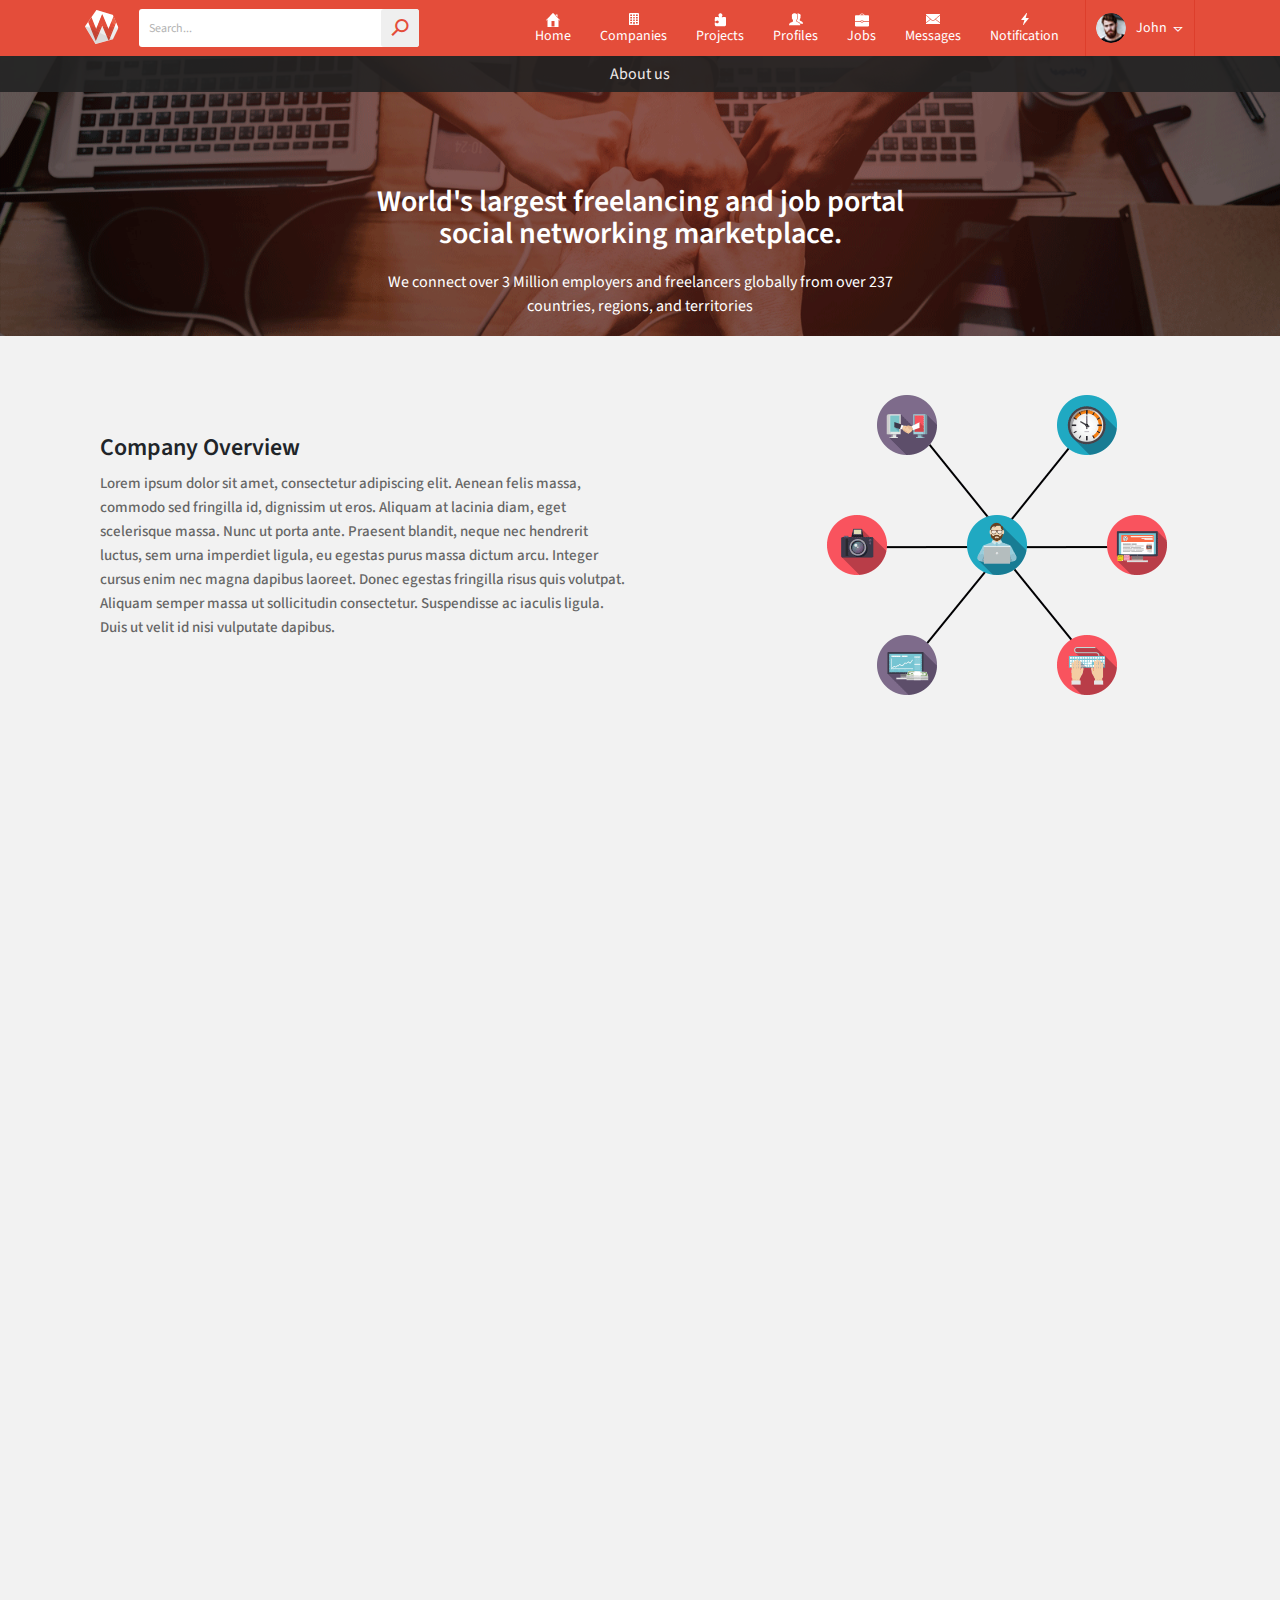
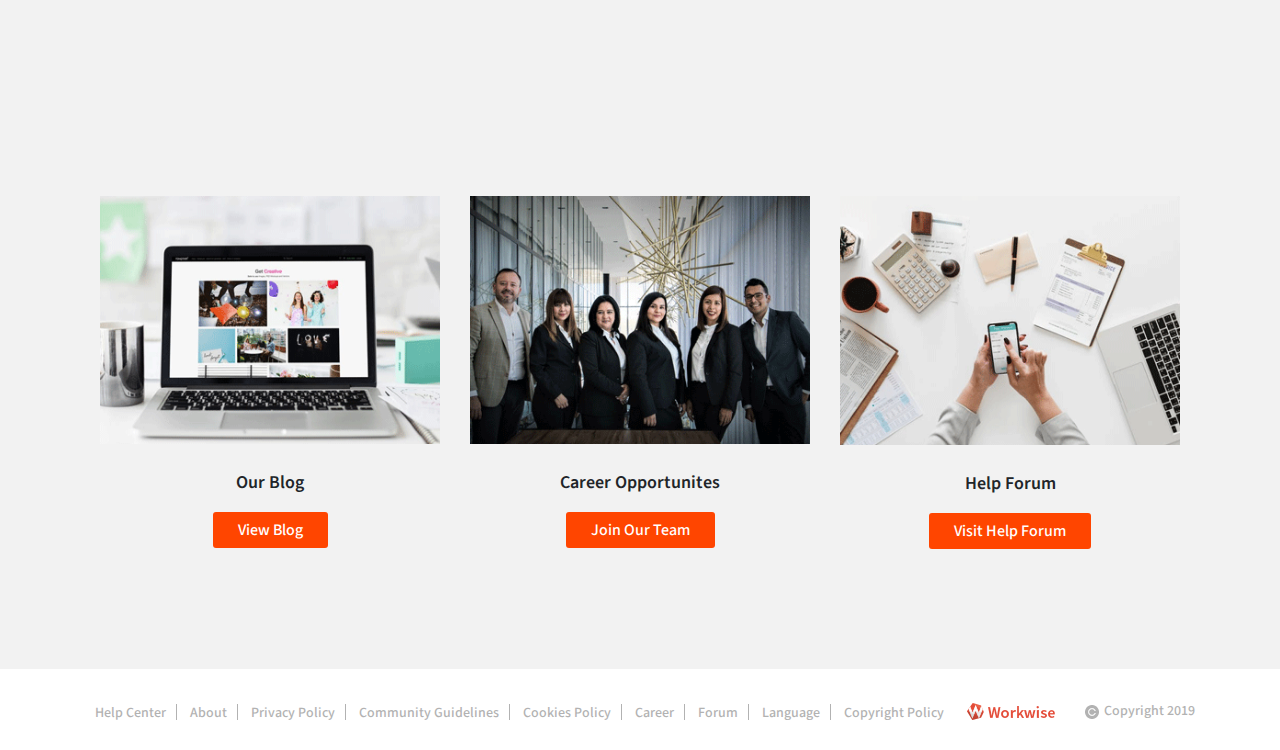
<file: about.html>
<!DOCTYPE html>
<html>

<!-- Mirrored from gambolthemes.net/workwise-new/about.html by HTTrack Website Copier/3.x [XR&CO'2014], Sat, 28 Mar 2020 23:23:22 GMT -->
<head>
	<meta charset="UTF-8">
	<title>WorkWise Html Template</title>
	<meta name="viewport" content="width=device-width, initial-scale=1.0">
	<meta name="description" content="" />
	<meta name="keywords" content="" />
	<link rel="stylesheet" type="text/css" href="css/animate.css">
	<link rel="stylesheet" type="text/css" href="css/bootstrap.min.css">
	<link rel="stylesheet" type="text/css" href="css/flatpickr.min.css">
	<link rel="stylesheet" type="text/css" href="css/line-awesome.css">
	<link rel="stylesheet" type="text/css" href="css/line-awesome-font-awesome.min.css">
	<link href="vendor/fontawesome-free/css/all.min.css" rel="stylesheet" type="text/css">
	<link rel="stylesheet" type="text/css" href="css/font-awesome.min.css">
	<link rel="stylesheet" type="text/css" href="lib/slick/slick.css">
	<link rel="stylesheet" type="text/css" href="lib/slick/slick-theme.css">
	<link rel="stylesheet" type="text/css" href="css/style.css">
	<link rel="stylesheet" type="text/css" href="css/responsive.css">
</head>


<body oncontextmenu="return false;">	

		<header>
			<div class="container">
				<div class="header-data">
					<div class="logo">
						<a href="index.html" title=""><img src="images/logo.png" alt=""></a>
					</div><!--logo end-->
					<div class="search-bar">
						<form>
							<input type="text" name="search" placeholder="Search...">
							<button type="submit"><i class="la la-search"></i></button>
						</form>
					</div><!--search-bar end-->
					<nav>
						<ul>
							<li>
								<a href="index.html" title="">
									<span><img src="images/icon1.png" alt=""></span>
									Home
								</a>
							</li>
							<li>
								<a href="companies.html" title="">
									<span><img src="images/icon2.png" alt=""></span>
									Companies
								</a>
								<ul>
									<li><a href="companies.html" title="">Companies</a></li>
									<li><a href="company-profile.html" title="">Company Profile</a></li>
								</ul>
							</li>
							<li>
								<a href="projects.html" title="">
									<span><img src="images/icon3.png" alt=""></span>
									Projects
								</a>
							</li>
							<li>
								<a href="profiles.html" title="">
									<span><img src="images/icon4.png" alt=""></span>
									Profiles
								</a>
								<ul>
									<li><a href="user-profile.html" title="">User Profile</a></li>
									<li><a href="my-profile-feed.html" title="">my-profile-feed</a></li>
								</ul>
							</li>
							<li>
								<a href="jobs.html" title="">
									<span><img src="images/icon5.png" alt=""></span>
									Jobs
								</a>
							</li>
							<li>
								<a href="#" title="" class="not-box-openm">
									<span><img src="images/icon6.png" alt=""></span>
									Messages
								</a>
								<div class="notification-box msg" id="message">
									<div class="nt-title">
										<h4>Setting</h4>
										<a href="#" title="">Clear all</a>
									</div>
									<div class="nott-list">
										<div class="notfication-details">
							  				<div class="noty-user-img">
							  					<img src="images/resources/ny-img1.png" alt="">
							  				</div>
							  				<div class="notification-info">
							  					<h3><a href="messages.html" title="">Jassica William</a> </h3>
							  					<p>Lorem ipsum dolor sit amet, consectetur adipisicing elit, sed do.</p>
							  					<span>2 min ago</span>
							  				</div><!--notification-info -->
						  				</div>
						  				<div class="notfication-details">
							  				<div class="noty-user-img">
							  					<img src="images/resources/ny-img2.png" alt="">
							  				</div>
							  				<div class="notification-info">
							  					<h3><a href="messages.html" title="">Jassica William</a></h3>
							  					<p>Lorem ipsum dolor sit amet.</p>
							  					<span>2 min ago</span>
							  				</div><!--notification-info -->
						  				</div>
						  				<div class="notfication-details">
							  				<div class="noty-user-img">
							  					<img src="images/resources/ny-img3.png" alt="">
							  				</div>
							  				<div class="notification-info">
							  					<h3><a href="messages.html" title="">Jassica William</a></h3>
							  					<p>Lorem ipsum dolor sit amet, consectetur adipisicing elit, sed do eiusmod tempo incididunt ut labore et dolore magna aliqua.</p>
							  					<span>2 min ago</span>
							  				</div><!--notification-info -->
						  				</div>
						  				<div class="view-all-nots">
						  					<a href="messages.html" title="">View All Messsages</a>
						  				</div>
									</div><!--nott-list end-->
								</div><!--notification-box end-->
							</li>
							<li>
								<a href="#" title="" class="not-box-open">
									<span><img src="images/icon7.png" alt=""></span>
									Notification
								</a>
								<div class="notification-box noti" id="notification">
									<div class="nt-title">
										<h4>Setting</h4>
										<a href="#" title="">Clear all</a>
									</div>
									<div class="nott-list">
										<div class="notfication-details">
							  				<div class="noty-user-img">
							  					<img src="images/resources/ny-img1.png" alt="">
							  				</div>
							  				<div class="notification-info">
							  					<h3><a href="#" title="">Jassica William</a> Comment on your project.</h3>
							  					<span>2 min ago</span>
							  				</div><!--notification-info -->
						  				</div>
						  				<div class="notfication-details">
							  				<div class="noty-user-img">
							  					<img src="images/resources/ny-img2.png" alt="">
							  				</div>
							  				<div class="notification-info">
							  					<h3><a href="#" title="">Jassica William</a> Comment on your project.</h3>
							  					<span>2 min ago</span>
							  				</div><!--notification-info -->
						  				</div>
						  				<div class="notfication-details">
							  				<div class="noty-user-img">
							  					<img src="images/resources/ny-img3.png" alt="">
							  				</div>
							  				<div class="notification-info">
							  					<h3><a href="#" title="">Jassica William</a> Comment on your project.</h3>
							  					<span>2 min ago</span>
							  				</div><!--notification-info -->
						  				</div>
						  				<div class="notfication-details">
							  				<div class="noty-user-img">
							  					<img src="images/resources/ny-img2.png" alt="">
							  				</div>
							  				<div class="notification-info">
							  					<h3><a href="#" title="">Jassica William</a> Comment on your project.</h3>
							  					<span>2 min ago</span>
							  				</div><!--notification-info -->
						  				</div>
						  				<div class="view-all-nots">
						  					<a href="#" title="">View All Notification</a>
						  				</div>
									</div><!--nott-list end-->
								</div><!--notification-box end-->
							</li>
						</ul>
					</nav><!--nav end-->
					<div class="menu-btn">
						<a href="#" title=""><i class="fa fa-bars"></i></a>
					</div><!--menu-btn end-->
					<div class="user-account">
						<div class="user-info">
							<img src="images/resources/user.png" alt="">
							<a href="#" title="">John</a>
							<i class="la la-sort-down"></i>
						</div>
						<div class="user-account-settingss">
							<h3>Online Status</h3>
							<ul class="on-off-status">
								<li>
									<div class="fgt-sec">
										<input type="radio" name="cc" id="c5">
										<label for="c5">
											<span></span>
										</label>
										<small>Online</small>
									</div>
								</li>
								<li>
									<div class="fgt-sec">
										<input type="radio" name="cc" id="c6">
										<label for="c6">
											<span></span>
										</label>
										<small>Offline</small>
									</div>
								</li>
							</ul>
							<h3>Custom Status</h3>
							<div class="search_form">
								<form>
									<input type="text" name="search">
									<button type="submit">Ok</button>
								</form>
							</div><!--search_form end-->
							<h3>Setting</h3>
							<ul class="us-links">
								<li><a href="profile-account-setting.html" title="">Account Setting</a></li>
								<li><a href="#" title="">Privacy</a></li>
								<li><a href="#" title="">Faqs</a></li>
								<li><a href="#" title="">Terms & Conditions</a></li>
							</ul>
							<h3 class="tc"><a href="sign-in.html" title="">Logout</a></h3>
						</div><!--user-account-settingss end-->
					</div>
				</div><!--header-data end-->
			</div>
		</header><!--header end-->
		<section class="banner">
			<div class="bannerimage">
			<img src="images/about.png" alt="image">
		</div>
			<div class="bennertext">
			<div class="innertitle">
				<h2>World's largest freelancing and job portal<br> 
                social networking marketplace.</h2>                
                <p>We connect over 3 Million employers and freelancers globally from over 237<br> countries, regions, and territories</p>
            </div>
            </div>
            <span class="banner-title">About us</span>
		</section>	
		<section class="Company-overview">
			<div class="container">
			<div class="row">
				<div class="col-md-6 col-sm-12">
					<h2>
						Company Overview
					</h2>
					<p>
						Lorem ipsum dolor sit amet, consectetur adipiscing elit. Aenean felis massa, commodo sed fringilla id, dignissim ut eros. Aliquam at lacinia diam, eget scelerisque massa. Nunc ut porta ante. Praesent blandit, neque nec hendrerit luctus, sem urna imperdiet ligula, eu egestas purus massa dictum arcu. Integer cursus enim nec magna dapibus laoreet. Donec egestas fringilla risus quis volutpat. Aliquam semper massa ut sollicitudin consectetur. Suspendisse ac iaculis ligula. Duis ut velit id nisi vulputate dapibus.
					</p>
				</div>
				<div class="col-md-6 col-sm-12">
					<img src="images/about3.png" alt="image">
				</div>
			</div>
		</div>
		</section>
		<section>
			<div class="mapouter"><div class="gmap_canvas"><iframe id="gmap_canvas" src="https://maps.google.com/maps?q=university%20of%20san%20francisco&amp;t=&amp;z=13&amp;ie=UTF8&amp;iwloc=&amp;output=embed"></iframe><a href="https://www.pureblack.de/"></a></div></div>
		</section>
		<section class="services">
			<div class="container">
				<div class="video">
					<iframe class="video-iframe"  src="https://www.youtube.com/embed/jzCwiu22C_c"  allow="accelerometer; autoplay; encrypted-media; gyroscope; picture-in-picture" allowfullscreen></iframe>
				</div>
				<div class="row">
					<div class="col-md-4 col-sm-12">
						<div class="blog">
							<img src="images/blog.png" alt="image">
							<h2>Our Blog</h2>
							<a href="#">View Blog</a>
						</div>
					</div>
					<div class="col-md-4 col-sm-12">
						<div class="blog">
							<img src="images/career.png" alt="image">
							<h2>Career Opportunites</h2>
							<a href="#">Join Our Team</a>
						</div>
					</div>
					<div class="col-md-4 col-sm-12">
						<div class="blog">
							<img src="images/forum.png" alt="image">
							<h2>Help Forum</h2>
							<a href="#">Visit Help Forum</a>
						</div>
					</div>
				</div>
			</div>
		</section>
		<footer>
			<div class="footy-sec mn no-margin">
				<div class="container">
					<ul>
						<li><a href="help-center.html" title="">Help Center</a></li>
						<li><a href="about.html" title="">About</a></li>
						<li><a href="#" title="">Privacy Policy</a></li>
						<li><a href="#" title="">Community Guidelines</a></li>
						<li><a href="#" title="">Cookies Policy</a></li>
						<li><a href="#" title="">Career</a></li>
						<li><a href="forum.html" title="">Forum</a></li>
						<li><a href="#" title="">Language</a></li>
						<li><a href="#" title="">Copyright Policy</a></li>
					</ul>
					<p><img src="images/copy-icon2.png" alt="">Copyright 2019</p>
					<img class="fl-rgt" src="images/logo2.png" alt="">
				</div>
			</div>
		</footer><!--footer end-->



<script type="text/javascript" src="js/jquery.min.js"></script>
<script type="text/javascript" src="js/popper.js"></script>
<script type="text/javascript" src="js/bootstrap.min.js"></script>
<script type="text/javascript" src="js/flatpickr.min.js"></script>
<script type="text/javascript" src="lib/slick/slick.min.js"></script>
<script type="text/javascript" src="js/script.js"></script>
</body>

<!-- Mirrored from gambolthemes.net/workwise-new/about.html by HTTrack Website Copier/3.x [XR&CO'2014], Sat, 28 Mar 2020 23:23:33 GMT -->
</html>
</file>
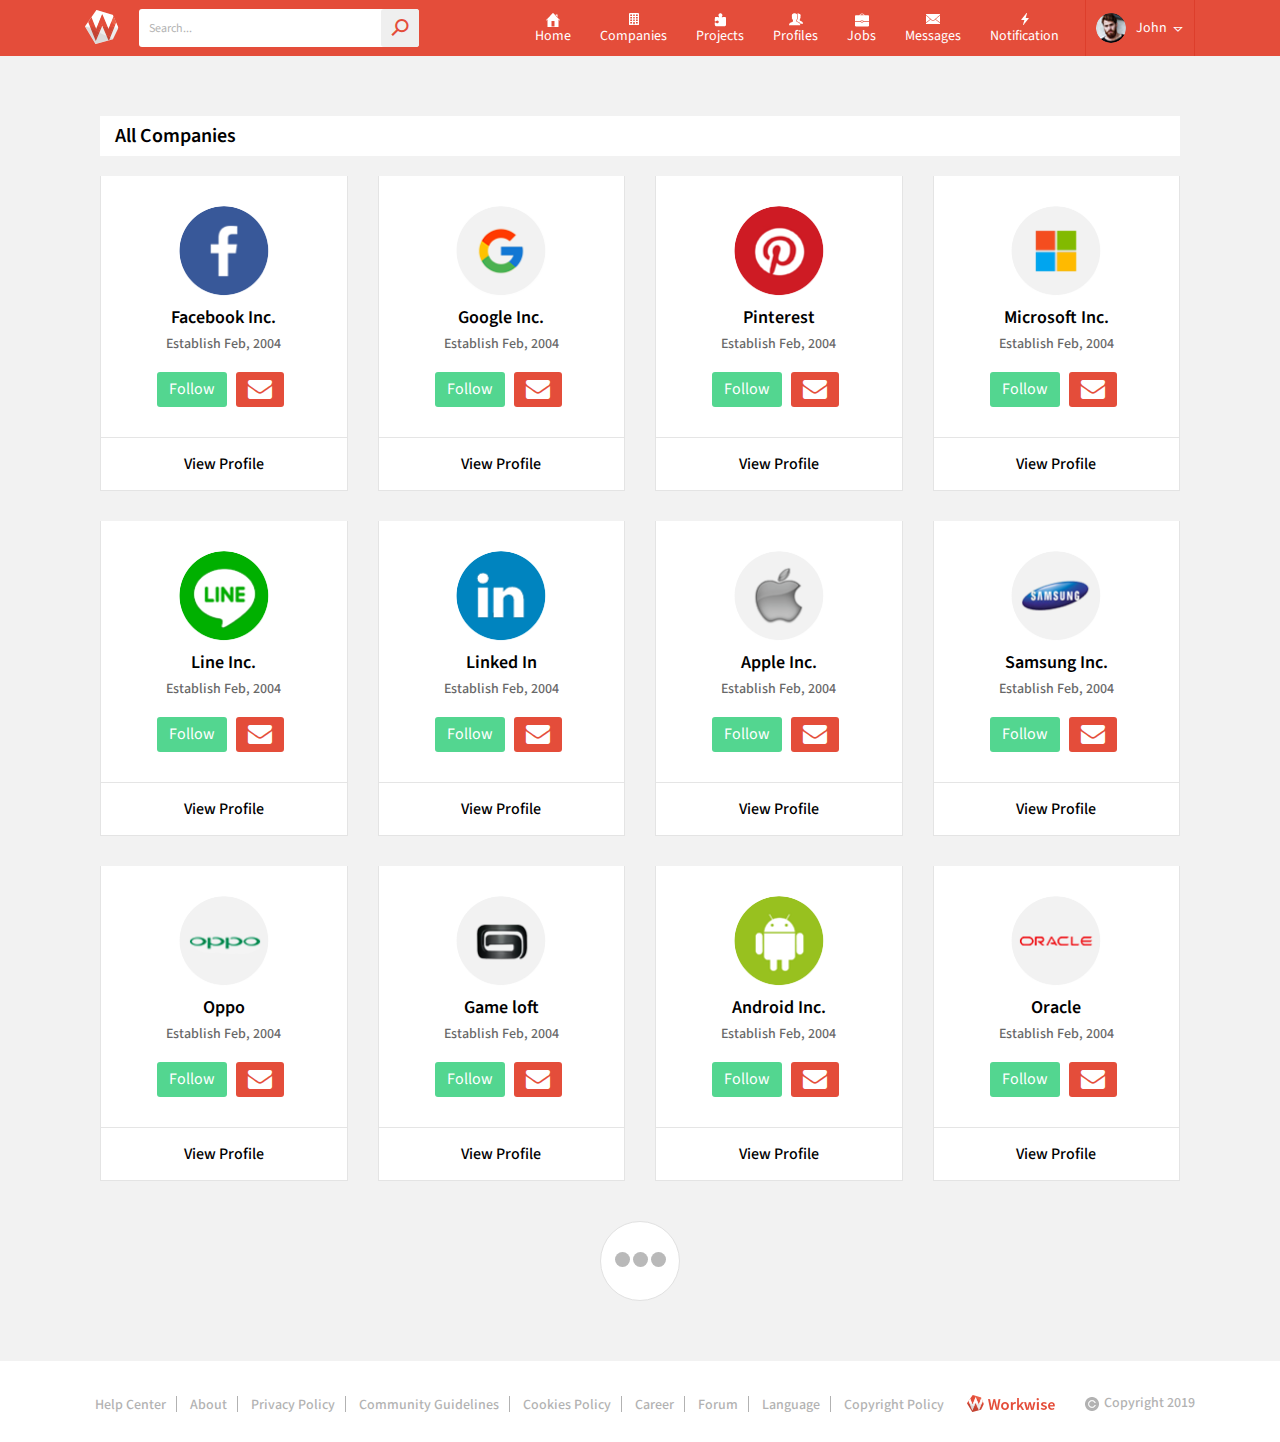
<file: companies.html>
<!DOCTYPE html>
<html>

<!-- Mirrored from gambolthemes.net/workwise-new/companies.html by HTTrack Website Copier/3.x [XR&CO'2014], Sat, 28 Mar 2020 23:24:16 GMT -->
<head>
	<meta charset="UTF-8">
	<title>WorkWise Html Template</title>
	<meta name="viewport" content="width=device-width, initial-scale=1.0">
	<meta name="description" content="" />
	<meta name="keywords" content="" />
	<link rel="stylesheet" type="text/css" href="css/animate.css">
	<link rel="stylesheet" type="text/css" href="css/bootstrap.min.css">
	<link rel="stylesheet" type="text/css" href="css/flatpickr.min.css">
	<link rel="stylesheet" type="text/css" href="css/line-awesome.css">
	<link rel="stylesheet" type="text/css" href="css/line-awesome-font-awesome.min.css">
	<link href="vendor/fontawesome-free/css/all.min.css" rel="stylesheet" type="text/css">
	<link rel="stylesheet" type="text/css" href="css/font-awesome.min.css">
	<link rel="stylesheet" type="text/css" href="lib/slick/slick.css">
	<link rel="stylesheet" type="text/css" href="lib/slick/slick-theme.css">
	<link rel="stylesheet" type="text/css" href="css/style.css">
	<link rel="stylesheet" type="text/css" href="css/responsive.css">
</head>


<body oncontextmenu="return false;">	
	<div class="wrapper">
		<header>
			<div class="container">
				<div class="header-data">
					<div class="logo">
						<a href="index.html" title=""><img src="images/logo.png" alt=""></a>
					</div><!--logo end-->
					<div class="search-bar">
						<form>
							<input type="text" name="search" placeholder="Search...">
							<button type="submit"><i class="la la-search"></i></button>
						</form>
					</div><!--search-bar end-->
					<nav>
						<ul>
							<li>
								<a href="index.html" title="">
									<span><img src="images/icon1.png" alt=""></span>
									Home
								</a>
							</li>
							<li>
								<a href="companies.html" title="">
									<span><img src="images/icon2.png" alt=""></span>
									Companies
								</a>
								<ul>
									<li><a href="companies.html" title="">Companies</a></li>
									<li><a href="company-profile.html" title="">Company Profile</a></li>
								</ul>
							</li>
							<li>
								<a href="projects.html" title="">
									<span><img src="images/icon3.png" alt=""></span>
									Projects
								</a>
							</li>
							<li>
								<a href="profiles.html" title="">
									<span><img src="images/icon4.png" alt=""></span>
									Profiles
								</a>
								<ul>
									<li><a href="user-profile.html" title="">User Profile</a></li>
									<li><a href="my-profile-feed.html" title="">my-profile-feed</a></li>
								</ul>
							</li>
							<li>
								<a href="jobs.html" title="">
									<span><img src="images/icon5.png" alt=""></span>
									Jobs
								</a>
							</li>
							<li>
								<a href="#" title="" class="not-box-openm">
									<span><img src="images/icon6.png" alt=""></span>
									Messages
								</a>
								<div class="notification-box msg" id="message">
									<div class="nt-title">
										<h4>Setting</h4>
										<a href="#" title="">Clear all</a>
									</div>
									<div class="nott-list">
										<div class="notfication-details">
							  				<div class="noty-user-img">
							  					<img src="images/resources/ny-img1.png" alt="">
							  				</div>
							  				<div class="notification-info">
							  					<h3><a href="messages.html" title="">Jassica William</a> </h3>
							  					<p>Lorem ipsum dolor sit amet, consectetur adipisicing elit, sed do.</p>
							  					<span>2 min ago</span>
							  				</div><!--notification-info -->
						  				</div>
						  				<div class="notfication-details">
							  				<div class="noty-user-img">
							  					<img src="images/resources/ny-img2.png" alt="">
							  				</div>
							  				<div class="notification-info">
							  					<h3><a href="messages.html" title="">Jassica William</a></h3>
							  					<p>Lorem ipsum dolor sit amet.</p>
							  					<span>2 min ago</span>
							  				</div><!--notification-info -->
						  				</div>
						  				<div class="notfication-details">
							  				<div class="noty-user-img">
							  					<img src="images/resources/ny-img3.png" alt="">
							  				</div>
							  				<div class="notification-info">
							  					<h3><a href="messages.html" title="">Jassica William</a></h3>
							  					<p>Lorem ipsum dolor sit amet, consectetur adipisicing elit, sed do eiusmod tempo incididunt ut labore et dolore magna aliqua.</p>
							  					<span>2 min ago</span>
							  				</div><!--notification-info -->
						  				</div>
						  				<div class="view-all-nots">
						  					<a href="messages.html" title="">View All Messsages</a>
						  				</div>
									</div><!--nott-list end-->
								</div><!--notification-box end-->
							</li>
							<li>
								<a href="#" title="" class="not-box-open">
									<span><img src="images/icon7.png" alt=""></span>
									Notification
								</a>
								<div class="notification-box noti" id="notification">
									<div class="nt-title">
										<h4>Setting</h4>
										<a href="#" title="">Clear all</a>
									</div>
									<div class="nott-list">
										<div class="notfication-details">
							  				<div class="noty-user-img">
							  					<img src="images/resources/ny-img1.png" alt="">
							  				</div>
							  				<div class="notification-info">
							  					<h3><a href="#" title="">Jassica William</a> Comment on your project.</h3>
							  					<span>2 min ago</span>
							  				</div><!--notification-info -->
						  				</div>
						  				<div class="notfication-details">
							  				<div class="noty-user-img">
							  					<img src="images/resources/ny-img2.png" alt="">
							  				</div>
							  				<div class="notification-info">
							  					<h3><a href="#" title="">Jassica William</a> Comment on your project.</h3>
							  					<span>2 min ago</span>
							  				</div><!--notification-info -->
						  				</div>
						  				<div class="notfication-details">
							  				<div class="noty-user-img">
							  					<img src="images/resources/ny-img3.png" alt="">
							  				</div>
							  				<div class="notification-info">
							  					<h3><a href="#" title="">Jassica William</a> Comment on your project.</h3>
							  					<span>2 min ago</span>
							  				</div><!--notification-info -->
						  				</div>
						  				<div class="notfication-details">
							  				<div class="noty-user-img">
							  					<img src="images/resources/ny-img2.png" alt="">
							  				</div>
							  				<div class="notification-info">
							  					<h3><a href="#" title="">Jassica William</a> Comment on your project.</h3>
							  					<span>2 min ago</span>
							  				</div><!--notification-info -->
						  				</div>
						  				<div class="view-all-nots">
						  					<a href="#" title="">View All Notification</a>
						  				</div>
									</div><!--nott-list end-->
								</div><!--notification-box end-->
							</li>
						</ul>
					</nav><!--nav end-->
					<div class="menu-btn">
						<a href="#" title=""><i class="fa fa-bars"></i></a>
					</div><!--menu-btn end-->
					<div class="user-account">
						<div class="user-info">
							<img src="images/resources/user.png" alt="">
							<a href="#" title="">John</a>
							<i class="la la-sort-down"></i>
						</div>
						<div class="user-account-settingss">
							<h3>Online Status</h3>
							<ul class="on-off-status">
								<li>
									<div class="fgt-sec">
										<input type="radio" name="cc" id="c5">
										<label for="c5">
											<span></span>
										</label>
										<small>Online</small>
									</div>
								</li>
								<li>
									<div class="fgt-sec">
										<input type="radio" name="cc" id="c6">
										<label for="c6">
											<span></span>
										</label>
										<small>Offline</small>
									</div>
								</li>
							</ul>
							<h3>Custom Status</h3>
							<div class="search_form">
								<form>
									<input type="text" name="search">
									<button type="submit">Ok</button>
								</form>
							</div><!--search_form end-->
							<h3>Setting</h3>
							<ul class="us-links">
								<li><a href="profile-account-setting.html" title="">Account Setting</a></li>
								<li><a href="#" title="">Privacy</a></li>
								<li><a href="#" title="">Faqs</a></li>
								<li><a href="#" title="">Terms & Conditions</a></li>
							</ul>
							<h3 class="tc"><a href="sign-in.html" title="">Logout</a></h3>
						</div><!--user-account-settingss end-->
					</div>
				</div><!--header-data end-->
			</div>
		</header><!--header end-->	


		<section class="companies-info">
			<div class="container">
				<div class="company-title">
					<h3>All Companies</h3>
				</div><!--company-title end-->
				<div class="companies-list">
					<div class="row">
						<div class="col-lg-3 col-md-4 col-sm-6">
							<div class="company_profile_info">
								<div class="company-up-info">
									<img src="images/resources/cmp-icon.png" alt="">
									<h3>Facebook Inc.</h3>
									<h4>Establish Feb, 2004</h4>
									<ul>
										<li><a href="#" title="" class="follow">Follow</a></li>
										<li><a href="#" title="" class="message-us"><i class="fa fa-envelope"></i></a></li>
									</ul>
								</div>
								<a href="company-profile.html" title="" class="view-more-pro">View Profile</a>
							</div><!--company_profile_info end-->
						</div>
						<div class="col-lg-3 col-md-4 col-sm-6">
							<div class="company_profile_info">
								<div class="company-up-info">
									<img src="images/resources/cmp-icon1.png" alt="">
									<h3>Google Inc.</h3>
									<h4>Establish Feb, 2004</h4>
									<ul>
										<li><a href="#" title="" class="follow">Follow</a></li>
										<li><a href="#" title="" class="message-us"><i class="fa fa-envelope"></i></a></li>
									</ul>
								</div>
								<a href="company-profile.html" title="" class="view-more-pro">View Profile</a>
							</div><!--company_profile_info end-->
						</div>
						<div class="col-lg-3 col-md-4 col-sm-6">
							<div class="company_profile_info">
								<div class="company-up-info">
									<img src="images/resources/cmp-icon2.png" alt="">
									<h3>Pinterest</h3>
									<h4>Establish Feb, 2004</h4>
									<ul>
										<li><a href="#" title="" class="follow">Follow</a></li>
										<li><a href="#" title="" class="message-us"><i class="fa fa-envelope"></i></a></li>
									</ul>
								</div>
								<a href="company-profile.html" title="" class="view-more-pro">View Profile</a>
							</div><!--company_profile_info end-->
						</div>
						<div class="col-lg-3 col-md-4 col-sm-6">
							<div class="company_profile_info">
								<div class="company-up-info">
									<img src="images/resources/cmp-icon3.png" alt="">
									<h3>Microsoft Inc.</h3>
									<h4>Establish Feb, 2004</h4>
									<ul>
										<li><a href="#" title="" class="follow">Follow</a></li>
										<li><a href="#" title="" class="message-us"><i class="fa fa-envelope"></i></a></li>
									</ul>
								</div>
								<a href="company-profile.html" title="" class="view-more-pro">View Profile</a>
							</div><!--company_profile_info end-->
						</div>
						<div class="col-lg-3 col-md-4 col-sm-6">
							<div class="company_profile_info">
								<div class="company-up-info">
									<img src="images/resources/cmp-icon4.png" alt="">
									<h3>Line Inc.</h3>
									<h4>Establish Feb, 2004</h4>
									<ul>
										<li><a href="#" title="" class="follow">Follow</a></li>
										<li><a href="#" title="" class="message-us"><i class="fa fa-envelope"></i></a></li>
									</ul>
								</div>
								<a href="company-profile.html" title="" class="view-more-pro">View Profile</a>
							</div><!--company_profile_info end-->
						</div>
						<div class="col-lg-3 col-md-4 col-sm-6">
							<div class="company_profile_info">
								<div class="company-up-info">
									<img src="images/resources/cmp-icon5.png" alt="">
									<h3>Linked In</h3>
									<h4>Establish Feb, 2004</h4>
									<ul>
										<li><a href="#" title="" class="follow">Follow</a></li>
										<li><a href="#" title="" class="message-us"><i class="fa fa-envelope"></i></a></li>
									</ul>
								</div>
								<a href="company-profile.html" title="" class="view-more-pro">View Profile</a>
							</div><!--company_profile_info end-->
						</div>
						<div class="col-lg-3 col-md-4 col-sm-6">
							<div class="company_profile_info">
								<div class="company-up-info">
									<img src="images/resources/cmp-icon6.png" alt="">
									<h3>Apple Inc.</h3>
									<h4>Establish Feb, 2004</h4>
									<ul>
										<li><a href="#" title="" class="follow">Follow</a></li>
										<li><a href="#" title="" class="message-us"><i class="fa fa-envelope"></i></a></li>
									</ul>
								</div>
								<a href="company-profile.html" title="" class="view-more-pro">View Profile</a>
							</div><!--company_profile_info end-->
						</div>
						<div class="col-lg-3 col-md-4 col-sm-6">
							<div class="company_profile_info">
								<div class="company-up-info">
									<img src="images/resources/cmp-icon7.png" alt="">
									<h3>Samsung Inc.</h3>
									<h4>Establish Feb, 2004</h4>
									<ul>
										<li><a href="#" title="" class="follow">Follow</a></li>
										<li><a href="#" title="" class="message-us"><i class="fa fa-envelope"></i></a></li>
									</ul>
								</div>
								<a href="company-profile.html" title="" class="view-more-pro">View Profile</a>
							</div><!--company_profile_info end-->
						</div>
						<div class="col-lg-3 col-md-4 col-sm-6">
							<div class="company_profile_info">
								<div class="company-up-info">
									<img src="images/resources/cmp-icon8.png" alt="">
									<h3>Oppo</h3>
									<h4>Establish Feb, 2004</h4>
									<ul>
										<li><a href="#" title="" class="follow">Follow</a></li>
										<li><a href="#" title="" class="message-us"><i class="fa fa-envelope"></i></a></li>
									</ul>
								</div>
								<a href="company-profile.html" title="" class="view-more-pro">View Profile</a>
							</div><!--company_profile_info end-->
						</div>
						<div class="col-lg-3 col-md-4 col-sm-6">
							<div class="company_profile_info">
								<div class="company-up-info">
									<img src="images/resources/cmp-icon9.png" alt="">
									<h3>Game loft</h3>
									<h4>Establish Feb, 2004</h4>
									<ul>
										<li><a href="#" title="" class="follow">Follow</a></li>
										<li><a href="#" title="" class="message-us"><i class="fa fa-envelope"></i></a></li>
									</ul>
								</div>
								<a href="company-profile.html" title="" class="view-more-pro">View Profile</a>
							</div><!--company_profile_info end-->
						</div>
						<div class="col-lg-3 col-md-4 col-sm-6">
							<div class="company_profile_info">
								<div class="company-up-info">
									<img src="images/resources/cmp-icon10.png" alt="">
									<h3>Android Inc.</h3>
									<h4>Establish Feb, 2004</h4>
									<ul>
										<li><a href="#" title="" class="follow">Follow</a></li>
										<li><a href="#" title="" class="message-us"><i class="fa fa-envelope"></i></a></li>
									</ul>
								</div>
								<a href="company-profile.html" title="" class="view-more-pro">View Profile</a>
							</div><!--company_profile_info end-->
						</div>
						<div class="col-lg-3 col-md-4 col-sm-6">
							<div class="company_profile_info">
								<div class="company-up-info">
									<img src="images/resources/cmp-icon11.png" alt="">
									<h3>Oracle</h3>
									<h4>Establish Feb, 2004</h4>
									<ul>
										<li><a href="#" title="" class="follow">Follow</a></li>
										<li><a href="#" title="" class="message-us"><i class="fa fa-envelope"></i></a></li>
									</ul>
								</div>
								<a href="company-profile.html" title="" class="view-more-pro">View Profile</a>
							</div><!--company_profile_info end-->
						</div>
					</div>
				</div><!--companies-list end-->
				<div class="process-comm">
					<div class="spinner">
						<div class="bounce1"></div>
						<div class="bounce2"></div>
						<div class="bounce3"></div>
					</div>
				</div><!--process-comm end-->
			</div>
		</section><!--companies-info end-->
		<footer>
			<div class="footy-sec mn no-margin">
				<div class="container">
					<ul>
						<li><a href="help-center.html" title="">Help Center</a></li>
						<li><a href="about.html" title="">About</a></li>
						<li><a href="#" title="">Privacy Policy</a></li>
						<li><a href="#" title="">Community Guidelines</a></li>
						<li><a href="#" title="">Cookies Policy</a></li>
						<li><a href="#" title="">Career</a></li>
						<li><a href="forum.html" title="">Forum</a></li>
						<li><a href="#" title="">Language</a></li>
						<li><a href="#" title="">Copyright Policy</a></li>
					</ul>
					<p><img src="images/copy-icon2.png" alt="">Copyright 2019</p>
					<img class="fl-rgt" src="images/logo2.png" alt="">
				</div>
			</div>
		</footer>

	</div><!--theme-layout end-->



<script type="text/javascript" src="js/jquery.min.js"></script>
<script type="text/javascript" src="js/popper.js"></script>
<script type="text/javascript" src="js/bootstrap.min.js"></script>
<script type="text/javascript" src="js/flatpickr.min.js"></script>
<script type="text/javascript" src="lib/slick/slick.min.js"></script>
<script type="text/javascript" src="js/script.js"></script>
</body>

<!-- Mirrored from gambolthemes.net/workwise-new/companies.html by HTTrack Website Copier/3.x [XR&CO'2014], Sat, 28 Mar 2020 23:24:19 GMT -->
</html>
</file>
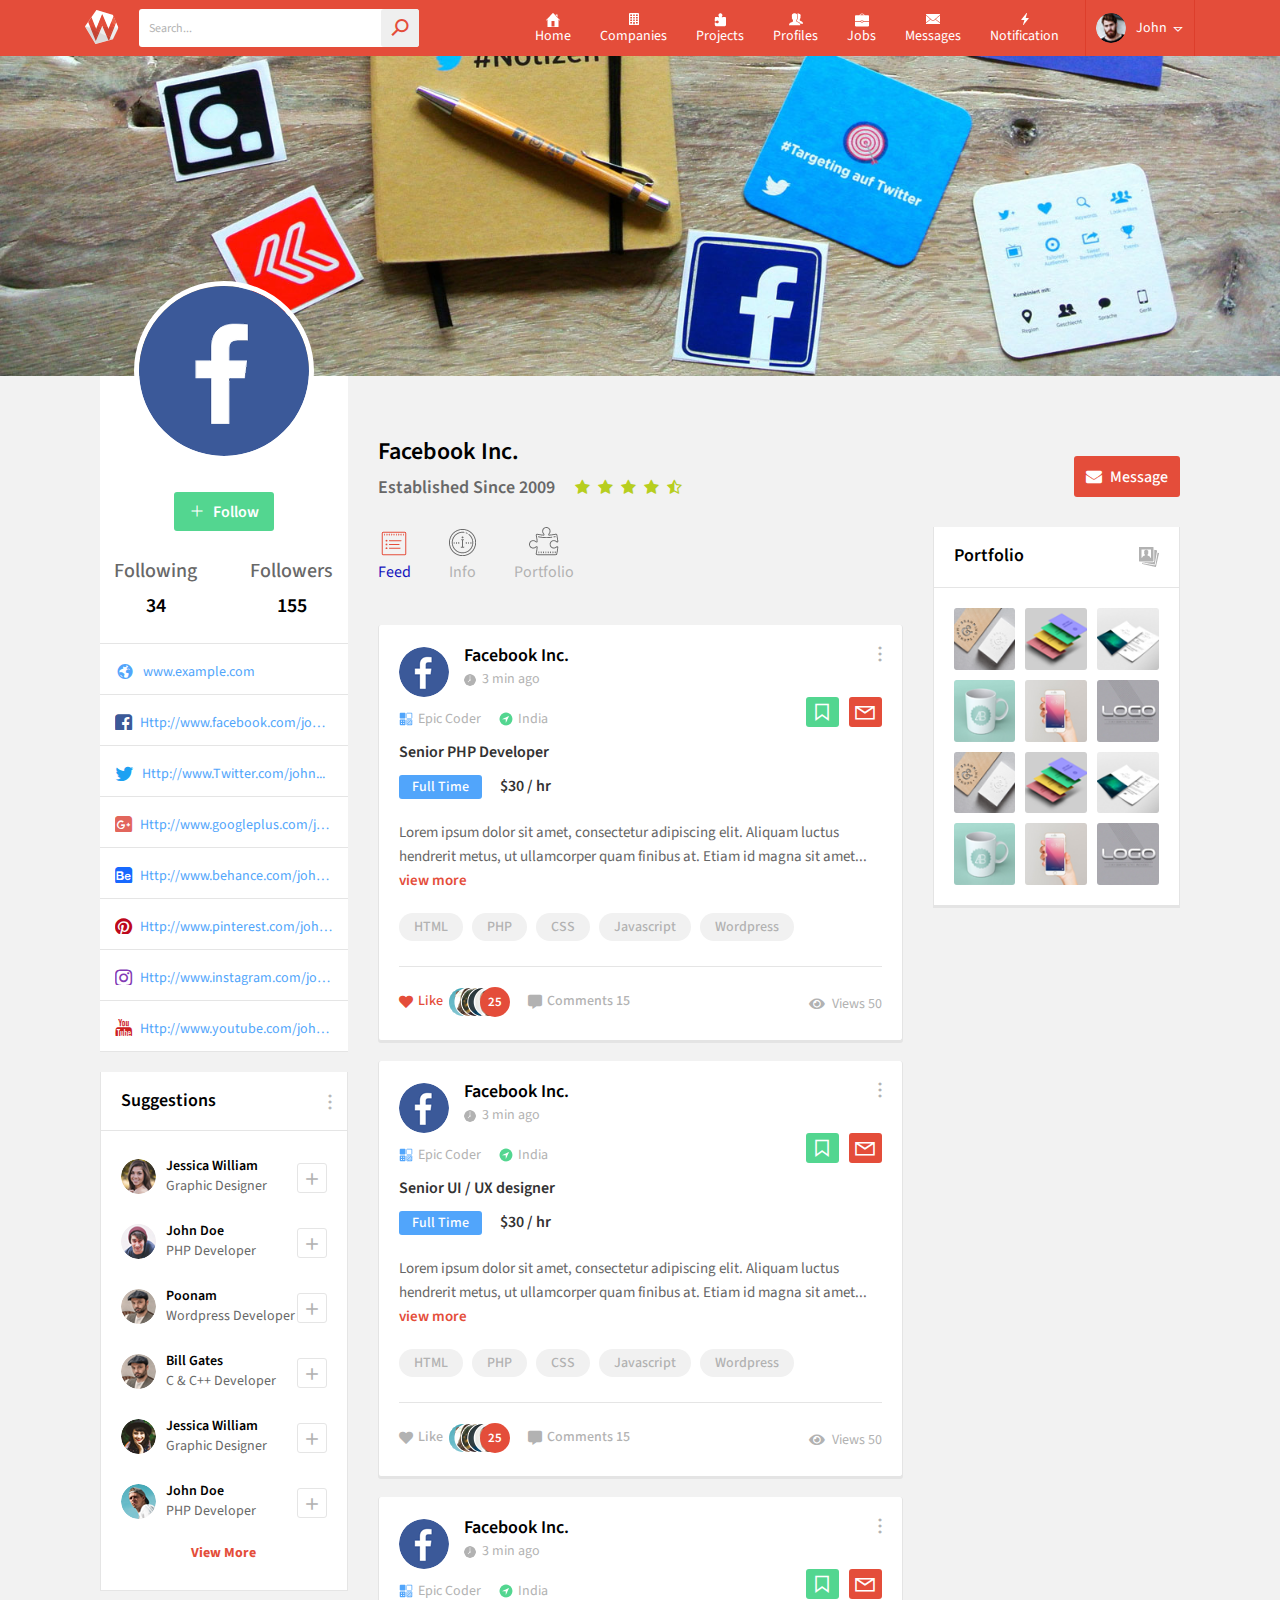
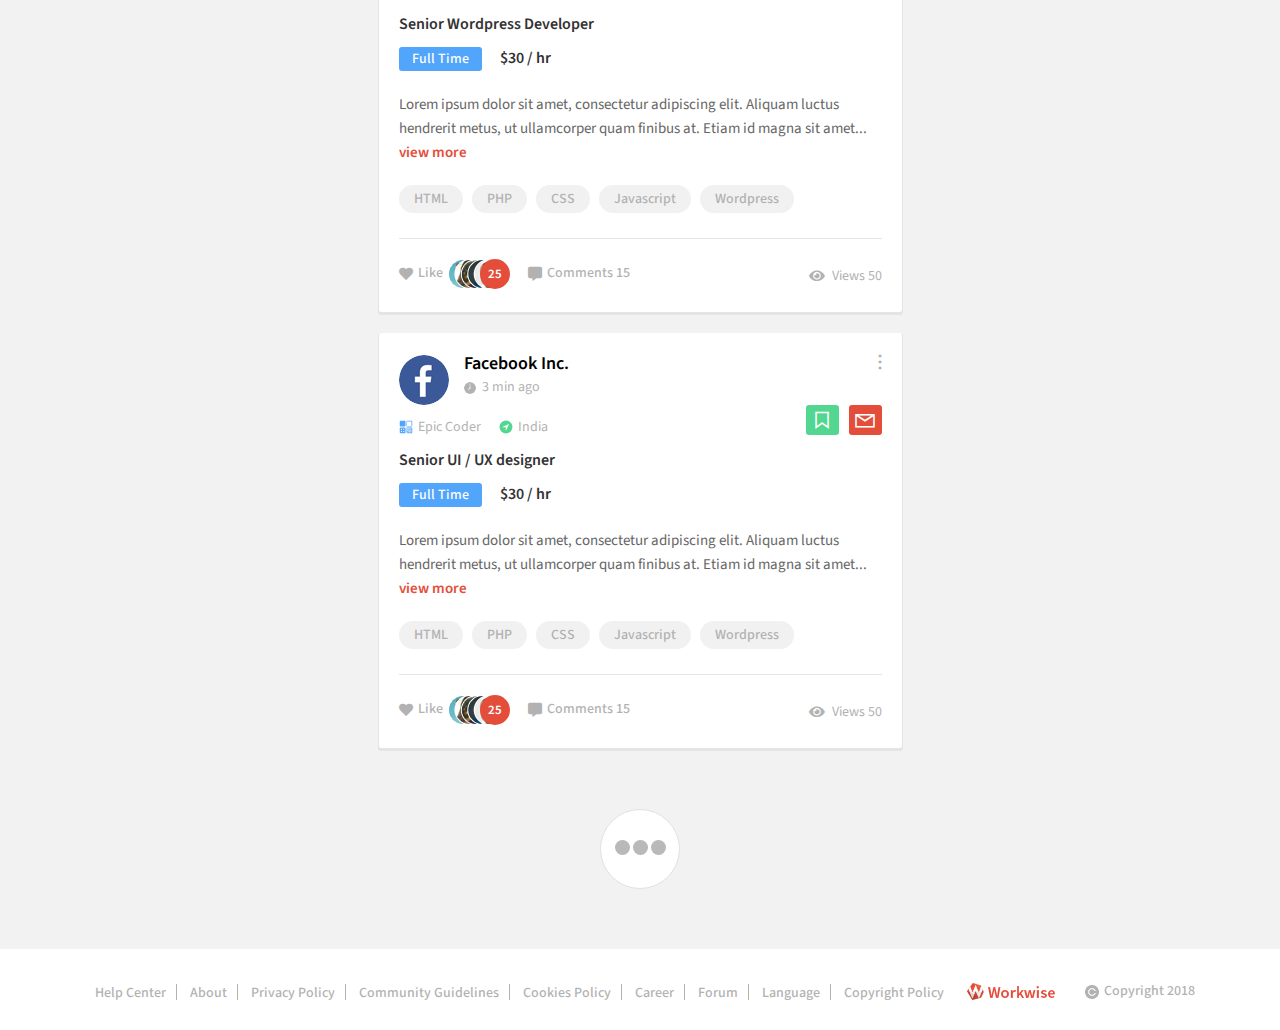
<file: company-profile.html>
<!DOCTYPE html>
<html>

<!-- Mirrored from gambolthemes.net/workwise-new/company-profile.html by HTTrack Website Copier/3.x [XR&CO'2014], Sat, 28 Mar 2020 23:24:19 GMT -->
<head>
	<meta charset="UTF-8">
	<title>WorkWise Html Template</title>
	<meta name="viewport" content="width=device-width, initial-scale=1.0">
	<meta name="description" content="" />
	<meta name="keywords" content="" />
	<link rel="stylesheet" type="text/css" href="css/animate.css">
	<link rel="stylesheet" type="text/css" href="css/bootstrap.min.css">
	<link rel="stylesheet" type="text/css" href="css/flatpickr.min.css">
	<link rel="stylesheet" type="text/css" href="css/line-awesome.css">
	<link rel="stylesheet" type="text/css" href="css/line-awesome-font-awesome.min.css">
	<link href="vendor/fontawesome-free/css/all.min.css" rel="stylesheet" type="text/css">
	<link rel="stylesheet" type="text/css" href="css/font-awesome.min.css">
	<link rel="stylesheet" type="text/css" href="lib/slick/slick.css">
	<link rel="stylesheet" type="text/css" href="lib/slick/slick-theme.css">
	<link rel="stylesheet" type="text/css" href="css/style.css">
	<link rel="stylesheet" type="text/css" href="css/responsive.css">
</head>


<body oncontextmenu="return false;">	

	<div class="wrapper">
		
		<header>
			<div class="container">
				<div class="header-data">
					<div class="logo">
						<a href="index.html" title=""><img src="images/logo.png" alt=""></a>
					</div><!--logo end-->
					<div class="search-bar">
						<form>
							<input type="text" name="search" placeholder="Search...">
							<button type="submit"><i class="la la-search"></i></button>
						</form>
					</div><!--search-bar end-->
					<nav>
						<ul>
							<li>
								<a href="index.html" title="">
									<span><img src="images/icon1.png" alt=""></span>
									Home
								</a>
							</li>
							<li>
								<a href="companies.html" title="">
									<span><img src="images/icon2.png" alt=""></span>
									Companies
								</a>
								<ul>
									<li><a href="companies.html" title="">Companies</a></li>
									<li><a href="company-profile.html" title="">Company Profile</a></li>
								</ul>
							</li>
							<li>
								<a href="projects.html" title="">
									<span><img src="images/icon3.png" alt=""></span>
									Projects
								</a>
							</li>
							<li>
								<a href="profiles.html" title="">
									<span><img src="images/icon4.png" alt=""></span>
									Profiles
								</a>
								<ul>
									<li><a href="user-profile.html" title="">User Profile</a></li>
									<li><a href="my-profile-feed.html" title="">my-profile-feed</a></li>
								</ul>
							</li>
							<li>
								<a href="jobs.html" title="">
									<span><img src="images/icon5.png" alt=""></span>
									Jobs
								</a>
							</li>
							<li>
								<a href="#" title="" class="not-box-openm">
									<span><img src="images/icon6.png" alt=""></span>
									Messages
								</a>
								<div class="notification-box msg" id="message">
									<div class="nt-title">
										<h4>Setting</h4>
										<a href="#" title="">Clear all</a>
									</div>
									<div class="nott-list">
										<div class="notfication-details">
							  				<div class="noty-user-img">
							  					<img src="images/resources/ny-img1.png" alt="">
							  				</div>
							  				<div class="notification-info">
							  					<h3><a href="messages.html" title="">Jassica William</a> </h3>
							  					<p>Lorem ipsum dolor sit amet, consectetur adipisicing elit, sed do.</p>
							  					<span>2 min ago</span>
							  				</div><!--notification-info -->
						  				</div>
						  				<div class="notfication-details">
							  				<div class="noty-user-img">
							  					<img src="images/resources/ny-img2.png" alt="">
							  				</div>
							  				<div class="notification-info">
							  					<h3><a href="messages.html" title="">Jassica William</a></h3>
							  					<p>Lorem ipsum dolor sit amet.</p>
							  					<span>2 min ago</span>
							  				</div><!--notification-info -->
						  				</div>
						  				<div class="notfication-details">
							  				<div class="noty-user-img">
							  					<img src="images/resources/ny-img3.png" alt="">
							  				</div>
							  				<div class="notification-info">
							  					<h3><a href="messages.html" title="">Jassica William</a></h3>
							  					<p>Lorem ipsum dolor sit amet, consectetur adipisicing elit, sed do eiusmod tempo incididunt ut labore et dolore magna aliqua.</p>
							  					<span>2 min ago</span>
							  				</div><!--notification-info -->
						  				</div>
						  				<div class="view-all-nots">
						  					<a href="messages.html" title="">View All Messsages</a>
						  				</div>
									</div><!--nott-list end-->
								</div><!--notification-box end-->
							</li>
							<li>
								<a href="#" title="" class="not-box-open">
									<span><img src="images/icon7.png" alt=""></span>
									Notification
								</a>
								<div class="notification-box noti" id="notification">
									<div class="nt-title">
										<h4>Setting</h4>
										<a href="#" title="">Clear all</a>
									</div>
									<div class="nott-list">
										<div class="notfication-details">
							  				<div class="noty-user-img">
							  					<img src="images/resources/ny-img1.png" alt="">
							  				</div>
							  				<div class="notification-info">
							  					<h3><a href="#" title="">Jassica William</a> Comment on your project.</h3>
							  					<span>2 min ago</span>
							  				</div><!--notification-info -->
						  				</div>
						  				<div class="notfication-details">
							  				<div class="noty-user-img">
							  					<img src="images/resources/ny-img2.png" alt="">
							  				</div>
							  				<div class="notification-info">
							  					<h3><a href="#" title="">Jassica William</a> Comment on your project.</h3>
							  					<span>2 min ago</span>
							  				</div><!--notification-info -->
						  				</div>
						  				<div class="notfication-details">
							  				<div class="noty-user-img">
							  					<img src="images/resources/ny-img3.png" alt="">
							  				</div>
							  				<div class="notification-info">
							  					<h3><a href="#" title="">Jassica William</a> Comment on your project.</h3>
							  					<span>2 min ago</span>
							  				</div><!--notification-info -->
						  				</div>
						  				<div class="notfication-details">
							  				<div class="noty-user-img">
							  					<img src="images/resources/ny-img2.png" alt="">
							  				</div>
							  				<div class="notification-info">
							  					<h3><a href="#" title="">Jassica William</a> Comment on your project.</h3>
							  					<span>2 min ago</span>
							  				</div><!--notification-info -->
						  				</div>
						  				<div class="view-all-nots">
						  					<a href="#" title="">View All Notification</a>
						  				</div>
									</div><!--nott-list end-->
								</div><!--notification-box end-->
							</li>
						</ul>
					</nav><!--nav end-->
					<div class="menu-btn">
						<a href="#" title=""><i class="fa fa-bars"></i></a>
					</div><!--menu-btn end-->
					<div class="user-account">
						<div class="user-info">
							<img src="images/resources/user.png" alt="">
							<a href="#" title="">John</a>
							<i class="la la-sort-down"></i>
						</div>
						<div class="user-account-settingss">
							<h3>Online Status</h3>
							<ul class="on-off-status">
								<li>
									<div class="fgt-sec">
										<input type="radio" name="cc" id="c5">
										<label for="c5">
											<span></span>
										</label>
										<small>Online</small>
									</div>
								</li>
								<li>
									<div class="fgt-sec">
										<input type="radio" name="cc" id="c6">
										<label for="c6">
											<span></span>
										</label>
										<small>Offline</small>
									</div>
								</li>
							</ul>
							<h3>Custom Status</h3>
							<div class="search_form">
								<form>
									<input type="text" name="search">
									<button type="submit">Ok</button>
								</form>
							</div><!--search_form end-->
							<h3>Setting</h3>
							<ul class="us-links">
								<li><a href="profile-account-setting.html" title="">Account Setting</a></li>
								<li><a href="#" title="">Privacy</a></li>
								<li><a href="#" title="">Faqs</a></li>
								<li><a href="#" title="">Terms & Conditions</a></li>
							</ul>
							<h3 class="tc"><a href="sign-in.html" title="">Logout</a></h3>
						</div><!--user-account-settingss end-->
					</div>
				</div><!--header-data end-->
			</div>
		</header><!--header end-->	


		<section class="cover-sec">
			<img src="images/resources/company-cover.jpg" alt="">
		</section><!--cover-sec end-->


		<main>
			<div class="main-section">
				<div class="container">
					<div class="main-section-data">
						<div class="row">
							<div class="col-lg-3">
								<div class="main-left-sidebar">
									<div class="user_profile">
										<div class="user-pro-img">
											<img src="images/resources/company-profile.png" alt="">
										</div><!--user-pro-img end-->
										<div class="user_pro_status">
											<ul class="flw-hr">
												<li><a href="#" title="" class="flww"><i class="la la-plus"></i> Follow</a></li>
											</ul>
											<ul class="flw-status">
												<li>
													<span>Following</span>
													<b>34</b>
												</li>
												<li>
													<span>Followers</span>
													<b>155</b>
												</li>
											</ul>
										</div><!--user_pro_status end-->
										<ul class="social_links">
											<li><a href="#" title=""><i class="la la-globe"></i> www.example.com</a></li>
											<li><a href="#" title=""><i class="fa fa-facebook-square"></i> Http://www.facebook.com/john...</a></li>
											<li><a href="#" title=""><i class="fa fa-twitter"></i> Http://www.Twitter.com/john...</a></li>
											<li><a href="#" title=""><i class="fa fa-google-plus-square"></i> Http://www.googleplus.com/john...</a></li>
											<li><a href="#" title=""><i class="fa fa-behance-square"></i> Http://www.behance.com/john...</a></li>
											<li><a href="#" title=""><i class="fa fa-pinterest"></i> Http://www.pinterest.com/john...</a></li>
											<li><a href="#" title=""><i class="fa fa-instagram"></i> Http://www.instagram.com/john...</a></li>
											<li><a href="#" title=""><i class="fa fa-youtube"></i> Http://www.youtube.com/john...</a></li>
										</ul>
									</div><!--user_profile end-->
									<div class="suggestions full-width">
										<div class="sd-title">
											<h3>Suggestions</h3>
											<i class="la la-ellipsis-v"></i>
										</div><!--sd-title end-->
										<div class="suggestions-list">
											<div class="suggestion-usd">
												<img src="images/resources/s1.png" alt="">
												<div class="sgt-text">
													<h4>Jessica William</h4>
													<span>Graphic Designer</span>
												</div>
												<span><i class="la la-plus"></i></span>
											</div>
											<div class="suggestion-usd">
												<img src="images/resources/s2.png" alt="">
												<div class="sgt-text">
													<h4>John Doe</h4>
													<span>PHP Developer</span>
												</div>
												<span><i class="la la-plus"></i></span>
											</div>
											<div class="suggestion-usd">
												<img src="images/resources/s3.png" alt="">
												<div class="sgt-text">
													<h4>Poonam</h4>
													<span>Wordpress Developer</span>
												</div>
												<span><i class="la la-plus"></i></span>
											</div>
											<div class="suggestion-usd">
												<img src="images/resources/s4.png" alt="">
												<div class="sgt-text">
													<h4>Bill Gates</h4>
													<span>C & C++ Developer</span>
												</div>
												<span><i class="la la-plus"></i></span>
											</div>
											<div class="suggestion-usd">
												<img src="images/resources/s5.png" alt="">
												<div class="sgt-text">
													<h4>Jessica William</h4>
													<span>Graphic Designer</span>
												</div>
												<span><i class="la la-plus"></i></span>
											</div>
											<div class="suggestion-usd">
												<img src="images/resources/s6.png" alt="">
												<div class="sgt-text">
													<h4>John Doe</h4>
													<span>PHP Developer</span>
												</div>
												<span><i class="la la-plus"></i></span>
											</div>
											<div class="view-more">
												<a href="#" title="">View More</a>
											</div>
										</div><!--suggestions-list end-->
									</div><!--suggestions end-->
								</div><!--main-left-sidebar end-->
							</div>
							<div class="col-lg-6">
								<div class="main-ws-sec">
									<div class="user-tab-sec">
										<h3>Facebook Inc.</h3>
										<div class="star-descp">
											<span>Established Since 2009</span>
											<ul>
												<li><i class="fa fa-star"></i></li>
												<li><i class="fa fa-star"></i></li>
												<li><i class="fa fa-star"></i></li>
												<li><i class="fa fa-star"></i></li>
												<li><i class="fa fa-star-half-o"></i></li>
											</ul>
										</div><!--star-descp end-->
										<div class="tab-feed">
											<ul>
												<li data-tab="feed-dd" class="active">
													<a href="#" title="">
														<img src="images/ic1.png" alt="">
														<span>Feed</span>
													</a>
												</li>
												<li data-tab="info-dd">
													<a href="#" title="">
														<img src="images/ic2.png" alt="">
														<span>Info</span>
													</a>
												</li>
												<li data-tab="portfolio-dd">
													<a href="#" title="">
														<img src="images/ic3.png" alt="">
														<span>Portfolio</span>
													</a>
												</li>
											</ul>
										</div><!-- tab-feed end-->
									</div><!--user-tab-sec end-->
									<div class="product-feed-tab current" id="feed-dd">
										<div class="posts-section">
											<div class="post-bar">
												<div class="post_topbar">
													<div class="usy-dt">
														<img src="images/resources/company-pic.png" alt="">
														<div class="usy-name">
															<h3>Facebook Inc.</h3>
															<span><img src="images/clock.png" alt="">3 min ago</span>
														</div>
													</div>
													<div class="ed-opts">
														<a href="#" title="" class="ed-opts-open"><i class="la la-ellipsis-v"></i></a>
														<ul class="ed-options">
															<li><a href="#" title="">Edit Post</a></li>
															<li><a href="#" title="">Unsaved</a></li>
															<li><a href="#" title="">Unbid</a></li>
															<li><a href="#" title="">Close</a></li>
															<li><a href="#" title="">Hide</a></li>
														</ul>
													</div>
												</div>
												<div class="epi-sec">
													<ul class="descp">
														<li><img src="images/icon8.png" alt=""><span>Epic Coder</span></li>
														<li><img src="images/icon9.png" alt=""><span>India</span></li>
													</ul>
													<ul class="bk-links">
														<li><a href="#" title=""><i class="la la-bookmark"></i></a></li>
														<li><a href="#" title=""><i class="la la-envelope"></i></a></li>
													</ul>
												</div>
												<div class="job_descp">
													<h3>Senior PHP Developer</h3>
													<ul class="job-dt">
														<li><a href="#" title="">Full Time</a></li>
														<li><span>$30 / hr</span></li>
													</ul>
													<p>Lorem ipsum dolor sit amet, consectetur adipiscing elit. Aliquam luctus hendrerit metus, ut ullamcorper quam finibus at. Etiam id magna sit amet... <a href="#" title="">view more</a></p>
													<ul class="skill-tags">
														<li><a href="#" title="">HTML</a></li>
														<li><a href="#" title="">PHP</a></li>
														<li><a href="#" title="">CSS</a></li>
														<li><a href="#" title="">Javascript</a></li>
														<li><a href="#" title="">Wordpress</a></li> 	
													</ul>
												</div>
												<div class="job-status-bar">
													<ul class="like-com">
														<li>
															<a href="#" class="active"><i class="fas fa-heart"></i> Like</a>
															<img src="images/liked-img.png" alt="">
															<span>25</span>
														</li>
														<li><a href="#" class="com"><i class="fas fa-comment-alt"></i> Comments 15</a></li>
													</ul>
													<a href="#"><i class="fas fa-eye"></i>Views 50</a>
												</div>
											</div><!--post-bar end-->
											<div class="post-bar">
												<div class="post_topbar">
													<div class="usy-dt">
														<img src="images/resources/company-pic.png" alt="">
														<div class="usy-name">
															<h3>Facebook Inc.</h3>
															<span><img src="images/clock.png" alt="">3 min ago</span>
														</div>
													</div>
													<div class="ed-opts">
														<a href="#" title="" class="ed-opts-open"><i class="la la-ellipsis-v"></i></a>
														<ul class="ed-options">
															<li><a href="#" title="">Edit Post</a></li>
															<li><a href="#" title="">Unsaved</a></li>
															<li><a href="#" title="">Unbid</a></li>
															<li><a href="#" title="">Close</a></li>
															<li><a href="#" title="">Hide</a></li>
														</ul>
													</div>
												</div>
												<div class="epi-sec">
													<ul class="descp">
														<li><img src="images/icon8.png" alt=""><span>Epic Coder</span></li>
														<li><img src="images/icon9.png" alt=""><span>India</span></li>
													</ul>
													<ul class="bk-links">
														<li><a href="#" title=""><i class="la la-bookmark"></i></a></li>
														<li><a href="#" title=""><i class="la la-envelope"></i></a></li>
													</ul>
												</div>
												<div class="job_descp">
													<h3>Senior UI / UX designer</h3>
													<ul class="job-dt">
														<li><a href="#" title="">Full Time</a></li>
														<li><span>$30 / hr</span></li>
													</ul>
													<p>Lorem ipsum dolor sit amet, consectetur adipiscing elit. Aliquam luctus hendrerit metus, ut ullamcorper quam finibus at. Etiam id magna sit amet... <a href="#" title="">view more</a></p>
													<ul class="skill-tags">
														<li><a href="#" title="">HTML</a></li>
														<li><a href="#" title="">PHP</a></li>
														<li><a href="#" title="">CSS</a></li>
														<li><a href="#" title="">Javascript</a></li>
														<li><a href="#" title="">Wordpress</a></li> 	
													</ul>
												</div>
												<div class="job-status-bar">
													<ul class="like-com">
														<li>
															<a href="#"><i class="fas fa-heart"></i> Like</a>
															<img src="images/liked-img.png" alt="">
															<span>25</span>
														</li>
														<li><a href="#" class="com"><i class="fas fa-comment-alt"></i> Comments 15</a></li>
													</ul>
													<a href="#"><i class="fas fa-eye"></i>Views 50</a>
												</div>
											</div><!--post-bar end-->
											<div class="post-bar">
												<div class="post_topbar">
													<div class="usy-dt">
														<img src="images/resources/company-pic.png" alt="">
														<div class="usy-name">
															<h3>Facebook Inc.</h3>
															<span><img src="images/clock.png" alt="">3 min ago</span>
														</div>
													</div>
													<div class="ed-opts">
														<a href="#" title="" class="ed-opts-open"><i class="la la-ellipsis-v"></i></a>
														<ul class="ed-options">
															<li><a href="#" title="">Edit Post</a></li>
															<li><a href="#" title="">Unsaved</a></li>
															<li><a href="#" title="">Unbid</a></li>
															<li><a href="#" title="">Close</a></li>
															<li><a href="#" title="">Hide</a></li>
														</ul>
													</div>
												</div>
												<div class="epi-sec">
													<ul class="descp">
														<li><img src="images/icon8.png" alt=""><span>Epic Coder</span></li>
														<li><img src="images/icon9.png" alt=""><span>India</span></li>
													</ul>
													<ul class="bk-links">
														<li><a href="#" title=""><i class="la la-bookmark"></i></a></li>
														<li><a href="#" title=""><i class="la la-envelope"></i></a></li>
													</ul>
												</div>
												<div class="job_descp">
													<h3>Senior Wordpress Developer</h3>
													<ul class="job-dt">
														<li><a href="#" title="">Full Time</a></li>
														<li><span>$30 / hr</span></li>
													</ul>
													<p>Lorem ipsum dolor sit amet, consectetur adipiscing elit. Aliquam luctus hendrerit metus, ut ullamcorper quam finibus at. Etiam id magna sit amet... <a href="#" title="">view more</a></p>
													<ul class="skill-tags">
														<li><a href="#" title="">HTML</a></li>
														<li><a href="#" title="">PHP</a></li>
														<li><a href="#" title="">CSS</a></li>
														<li><a href="#" title="">Javascript</a></li>
														<li><a href="#" title="">Wordpress</a></li> 	
													</ul>
												</div>
												<div class="job-status-bar">
													<ul class="like-com">
														<li>
															<a href="#"><i class="fas fa-heart"></i> Like</a>
															<img src="images/liked-img.png" alt="">
															<span>25</span>
														</li>
														<li><a href="#" class="com"><i class="fas fa-comment-alt"></i> Comments 15</a></li>
													</ul>
													<a href="#"><i class="fas fa-eye"></i>Views 50</a>
												</div>
											</div><!--post-bar end-->
											<div class="post-bar">
												<div class="post_topbar">
													<div class="usy-dt">
														<img src="images/resources/company-pic.png" alt="">
														<div class="usy-name">
															<h3>Facebook Inc. 	</h3>
															<span><img src="images/clock.png" alt="">3 min ago</span>
														</div>
													</div>
													<div class="ed-opts">
														<a href="#" title="" class="ed-opts-open"><i class="la la-ellipsis-v"></i></a>
														<ul class="ed-options">
															<li><a href="#" title="">Edit Post</a></li>
															<li><a href="#" title="">Unsaved</a></li>
															<li><a href="#" title="">Unbid</a></li>
															<li><a href="#" title="">Close</a></li>
															<li><a href="#" title="">Hide</a></li>
														</ul>
													</div>
												</div>
												<div class="epi-sec">
													<ul class="descp">
														<li><img src="images/icon8.png" alt=""><span>Epic Coder</span></li>
														<li><img src="images/icon9.png" alt=""><span>India</span></li>
													</ul>
													<ul class="bk-links">
														<li><a href="#" title=""><i class="la la-bookmark"></i></a></li>
														<li><a href="#" title=""><i class="la la-envelope"></i></a></li>
													</ul>
												</div>
												<div class="job_descp">
													<h3>Senior UI / UX designer</h3>
													<ul class="job-dt">
														<li><a href="#" title="">Full Time</a></li>
														<li><span>$30 / hr</span></li>
													</ul>
													<p>Lorem ipsum dolor sit amet, consectetur adipiscing elit. Aliquam luctus hendrerit metus, ut ullamcorper quam finibus at. Etiam id magna sit amet... <a href="#" title="">view more</a></p>
													<ul class="skill-tags">
														<li><a href="#" title="">HTML</a></li>
														<li><a href="#" title="">PHP</a></li>
														<li><a href="#" title="">CSS</a></li>
														<li><a href="#" title="">Javascript</a></li>
														<li><a href="#" title="">Wordpress</a></li> 	
													</ul>
												</div>
												<div class="job-status-bar">
													<ul class="like-com">
														<li>
															<a href="#"><i class="fas fa-heart"></i> Like</a>
															<img src="images/liked-img.png" alt="">
															<span>25</span>
														</li>
														<li><a href="#" class="com"><i class="fas fa-comment-alt"></i> Comments 15</a></li>
													</ul>
													<a href="#"><i class="fas fa-eye"></i>Views 50</a>
												</div>
											</div><!--post-bar end-->
											<div class="process-comm">
												<div class="spinner">
													<div class="bounce1"></div>
													<div class="bounce2"></div>
													<div class="bounce3"></div>
												</div>
											</div><!--process-comm end-->
										</div><!--posts-section end-->
									</div><!--product-feed-tab end-->
									<div class="product-feed-tab" id="info-dd">
										<div class="user-profile-ov">
											<h3><a href="#" title="" class="overview-open">Overview</a> <a href="#" title="" class="overview-open"><i class="fa fa-pencil"></i></a></h3>
											<p>Lorem ipsum dolor sit amet, consectetur adipiscing elit. Quisque tempor aliquam felis, nec condimentum ipsum commodo id. Vivamus sit amet augue nec urna efficitur tincidunt. Vivamus consectetur aliquam lectus commodo viverra. Nunc eu augue nec arcu efficitur faucibus. Aliquam accumsan ac magna convallis bibendum. Quisque laoreet augue eget augue fermentum scelerisque. Vivamus dignissim mollis est dictum blandit. Nam porta auctor neque sed congue. Nullam rutrum eget ex at maximus. Lorem ipsum dolor sit amet, consectetur adipiscing elit. Donec eget vestibulum lorem.</p>
										</div><!--user-profile-ov end-->
										<div class="user-profile-ov st2">
											<h3><a href="#" title="" class="esp-bx-open">Establish Since </a><a href="#" title="" class="esp-bx-open"><i class="fa fa-pencil"></i></a> <a href="#" title="" class="esp-bx-open"><i class="fa fa-plus-square"></i></a></h3>
											<span>February 2004</span>
										</div><!--user-profile-ov end-->
										<div class="user-profile-ov">
											<h3><a href="#" title="" class="emp-open">Total Employees</a> <a href="#" title="" class="emp-open"><i class="fa fa-pencil"></i></a> <a href="#" title="" class="emp-open"><i class="fa fa-plus-square"></i></a></h3>
											<span>17,048</span>
										</div><!--user-profile-ov end-->
										<div class="user-profile-ov">
											<h3><a href="#" title="" class="lct-box-open">Location</a> <a href="#" title="" class="lct-box-open"><i class="fa fa-pencil"></i></a> <a href="#" title="" class="lct-box-open"><i class="fa fa-plus-square"></i></a></h3>
											<h4>USA</h4>
											<p> Menlo Park, California, United States</p>
										</div><!--user-profile-ov end-->
									</div><!--product-feed-tab end-->
									<div class="product-feed-tab" id="portfolio-dd">
										<div class="portfolio-gallery-sec">
											<h3>Portfolio</h3>
											<div class="gallery_pf">
												<div class="row">
													<div class="col-lg-4 col-md-4 col-sm-4 col-6">
														<div class="gallery_pt">
															<img src="images/resources/pf-img1.jpg" alt="">
															<a href="#" title=""><img src="images/all-out.png" alt=""></a>
														</div><!--gallery_pt end-->
													</div>
													<div class="col-lg-4 col-md-4 col-sm-4 col-6">
														<div class="gallery_pt">
															<img src="images/resources/pf-img2.jpg" alt="">
															<a href="#" title=""><img src="images/all-out.png" alt=""></a>
														</div><!--gallery_pt end-->
													</div>
													<div class="col-lg-4 col-md-4 col-sm-4 col-6">
														<div class="gallery_pt">
															<img src="images/resources/pf-img3.jpg" alt="">
															<a href="#" title=""><img src="images/all-out.png" alt=""></a>
														</div><!--gallery_pt end-->
													</div>
													<div class="col-lg-4 col-md-4 col-sm-4 col-6">
														<div class="gallery_pt">
															<img src="images/resources/pf-img4.jpg" alt="">
															<a href="#" title=""><img src="images/all-out.png" alt=""></a>
														</div><!--gallery_pt end-->
													</div>
													<div class="col-lg-4 col-md-4 col-sm-4 col-6">
														<div class="gallery_pt">
															<img src="images/resources/pf-img5.jpg" alt="">
															<a href="#" title=""><img src="images/all-out.png" alt=""></a>
														</div><!--gallery_pt end-->
													</div>
													<div class="col-lg-4 col-md-4 col-sm-4 col-6">
														<div class="gallery_pt">
															<img src="images/resources/pf-img6.jpg" alt="">
															<a href="#" title=""><img src="images/all-out.png" alt=""></a>
														</div><!--gallery_pt end-->
													</div>
													<div class="col-lg-4 col-md-4 col-sm-4 col-6">
														<div class="gallery_pt">
															<img src="images/resources/pf-img7.jpg" alt="">
															<a href="#" title=""><img src="images/all-out.png" alt=""></a>
														</div><!--gallery_pt end-->
													</div>
													<div class="col-lg-4 col-md-4 col-sm-4 col-6">
														<div class="gallery_pt">
															<img src="images/resources/pf-img8.jpg" alt="">
															<a href="#" title=""><img src="images/all-out.png" alt=""></a>
														</div><!--gallery_pt end-->
													</div>
													<div class="col-lg-4 col-md-4 col-sm-4 col-6">
														<div class="gallery_pt">
															<img src="images/resources/pf-img9.jpg" alt="">
															<a href="#" title=""><img src="images/all-out.png" alt=""></a>
														</div><!--gallery_pt end-->
													</div>
													<div class="col-lg-4 col-md-4 col-sm-4 col-6">
														<div class="gallery_pt">
															<img src="images/resources/pf-img10.jpg" alt="">
															<a href="#" title=""><img src="images/all-out.png" alt=""></a>
														</div><!--gallery_pt end-->
													</div>
												</div>
											</div><!--gallery_pf end-->
										</div><!--portfolio-gallery-sec end-->
									</div><!--product-feed-tab end-->
								</div><!--main-ws-sec end-->
							</div>
							<div class="col-lg-3">
								<div class="right-sidebar">
									<div class="message-btn">
										<a href="#" title=""><i class="fa fa-envelope"></i> Message</a>
									</div>
									<div class="widget widget-portfolio">
										<div class="wd-heady">
											<h3>Portfolio</h3>
											<img src="images/photo-icon.png" alt="">
										</div>
										<div class="pf-gallery">
											<ul>
												<li><a href="#" title=""><img src="images/resources/pf-gallery1.png" alt=""></a></li>
												<li><a href="#" title=""><img src="images/resources/pf-gallery2.png" alt=""></a></li>
												<li><a href="#" title=""><img src="images/resources/pf-gallery3.png" alt=""></a></li>
												<li><a href="#" title=""><img src="images/resources/pf-gallery4.png" alt=""></a></li>
												<li><a href="#" title=""><img src="images/resources/pf-gallery5.png" alt=""></a></li>
												<li><a href="#" title=""><img src="images/resources/pf-gallery6.png" alt=""></a></li>
												<li><a href="#" title=""><img src="images/resources/pf-gallery7.png" alt=""></a></li>
												<li><a href="#" title=""><img src="images/resources/pf-gallery8.png" alt=""></a></li>
												<li><a href="#" title=""><img src="images/resources/pf-gallery9.png" alt=""></a></li>
												<li><a href="#" title=""><img src="images/resources/pf-gallery10.png" alt=""></a></li>
												<li><a href="#" title=""><img src="images/resources/pf-gallery11.png" alt=""></a></li>
												<li><a href="#" title=""><img src="images/resources/pf-gallery12.png" alt=""></a></li>
											</ul>
										</div><!--pf-gallery end-->
									</div><!--widget-portfolio end-->
								</div><!--right-sidebar end-->
							</div>
						</div>
					</div><!-- main-section-data end-->
				</div> 
			</div>
		</main>


		<footer>
			<div class="footy-sec mn no-margin">
				<div class="container">
					<ul>
						<li><a href="help-center.html" title="">Help Center</a></li>
						<li><a href="about.html" title="">About</a></li>
						<li><a href="#" title="">Privacy Policy</a></li>
						<li><a href="#" title="">Community Guidelines</a></li>
						<li><a href="#" title="">Cookies Policy</a></li>
						<li><a href="#" title="">Career</a></li>
						<li><a href="forum.html" title="">Forum</a></li>
						<li><a href="#" title="">Language</a></li>
						<li><a href="#" title="">Copyright Policy</a></li>
					</ul>
					<p><img src="images/copy-icon2.png" alt="">Copyright 2018</p>
					<img class="fl-rgt" src="images/logo2.png" alt="">
				</div>
			</div>
		</footer><!--footer end-->


		<div class="overview-box" id="overview-box">
			<div class="overview-edit">
				<h3>Overview</h3>
				<span>5000 character left</span>
				<form>
					<textarea></textarea>
					<button type="submit" class="save">Save</button>
					<button type="submit" class="cancel">Cancel</button>
				</form>
				<a href="#" title="" class="close-box"><i class="la la-close"></i></a>
			</div><!--overview-edit end-->
		</div><!--overview-box end-->


		<div class="overview-box" id="experience-box">
			<div class="overview-edit">
				<h3>Experience</h3>
				<form>
					<input type="text" name="subject" placeholder="Subject">
					<textarea></textarea>
					<button type="submit" class="save">Save</button>
					<button type="submit" class="save-add">Save & Add More</button>
					<button type="submit" class="cancel">Cancel</button>
				</form>
				<a href="#" title="" class="close-box"><i class="la la-close"></i></a>
			</div><!--overview-edit end-->
		</div><!--overview-box end-->

		<div class="overview-box" id="education-box">
			<div class="overview-edit">
				<h3>Education</h3>
				<form>
					<input type="text" name="school" placeholder="School / University">
					<div class="datepicky">
						<div class="row">
							<div class="col-lg-6 no-left-pd">
								<div class="datefm">
									<input type="text" name="from" placeholder="From" class="datepicker">	
									<i class="fa fa-calendar"></i>
								</div>
							</div>
							<div class="col-lg-6 no-righ-pd">
								<div class="datefm">
									<input type="text" name="to" placeholder="To" class="datepicker">
									<i class="fa fa-calendar"></i>
								</div>
							</div>
						</div>
					</div>
					<input type="text" name="degree" placeholder="Degree">
					<textarea placeholder="Description"></textarea>
					<button type="submit" class="save">Save</button>
					<button type="submit" class="save-add">Save & Add More</button>
					<button type="submit" class="cancel">Cancel</button>
				</form>
				<a href="#" title="" class="close-box"><i class="la la-close"></i></a>
			</div><!--overview-edit end-->
		</div><!--overview-box end-->

		<div class="overview-box" id="location-box">
			<div class="overview-edit">
				<h3>Location</h3>
				<form>
					<div class="datefm">
						<select>
							<option>Country</option>
							<option value="pakistan">Pakistan</option>
							<option value="england">England</option>
							<option value="india">India</option>
							<option value="usa">United Sates</option>
						</select>
						<i class="fa fa-globe"></i>
					</div>
					<div class="datefm">
						<select>
							<option>City</option>
							<option value="london">London</option>
							<option value="new-york">New York</option>
							<option value="sydney">Sydney</option>
							<option value="chicago">Chicago</option>
						</select>
						<i class="fa fa-map-marker"></i>
					</div>
					<button type="submit" class="save">Save</button>
					<button type="submit" class="cancel">Cancel</button>
				</form>
				<a href="#" title="" class="close-box"><i class="la la-close"></i></a>
			</div><!--overview-edit end-->
		</div><!--overview-box end-->

		<div class="overview-box" id="skills-box">
			<div class="overview-edit">
				<h3>Skills</h3>
				<ul>
					<li><a href="#" title="" class="skl-name">HTML</a><a href="#" title="" class="close-skl"><i class="la la-close"></i></a></li>
					<li><a href="#" title="" class="skl-name">php</a><a href="#" title="" class="close-skl"><i class="la la-close"></i></a></li>
					<li><a href="#" title="" class="skl-name">css</a><a href="#" title="" class="close-skl"><i class="la la-close"></i></a></li>
				</ul>
				<form>
					<input type="text" name="skills" placeholder="Skills">
					<button type="submit" class="save">Save</button>
					<button type="submit" class="save-add">Save & Add More</button>
					<button type="submit" class="cancel">Cancel</button>
				</form>
				<a href="#" title="" class="close-box"><i class="la la-close"></i></a>
			</div><!--overview-edit end-->
		</div><!--overview-box end-->

		<div class="overview-box" id="create-portfolio">
			<div class="overview-edit">
				<h3>Create Portfolio</h3>
				<form>
					<input type="text" name="pf-name" placeholder="Portfolio Name">
					<div class="file-submit nomg">
						<input type="file" name="file">
					</div>
					<div class="pf-img">
						<img src="images/resources/np.png" alt="">
					</div>
					<input type="text" name="website-url" placeholder="htp://www.example.com">
					<button type="submit" class="save">Save</button>
					<button type="submit" class="cancel">Cancel</button>
				</form>
				<a href="#" title="" class="close-box"><i class="la la-close"></i></a>
			</div><!--overview-edit end-->
		</div><!--overview-box end-->

		<div class="overview-box" id="establish-box">
			<div class="overview-edit">
				<h3>Establish Since</h3>
				<form>
					<div class="daty">
						<input type="text" name="establish" placeholder="Select Date" class="datepicker">
						<i class="fa fa-calendar"></i>
					</div>
					<button type="submit" class="save">Save</button>
					<button type="submit" class="cancel">Cancel</button>
				</form>
				<a href="#" title="" class="close-box"><i class="la la-close"></i></a>
			</div><!--overview-edit end-->
		</div><!--overview-box end-->


		<div class="overview-box" id="total-employes">
			<div class="overview-edit">
				<h3>Total Employees</h3>
				<form>
					<input type="text" name="employes" placeholder="Type in numbers">
					<button type="submit" class="save">Save</button>
					<button type="submit" class="cancel">Cancel</button>
				</form>
				<a href="#" title="" class="close-box"><i class="la la-close"></i></a>
			</div><!--overview-edit end-->
		</div><!--overview-box end-->



	</div><!--theme-layout end-->



<script type="text/javascript" src="js/jquery.min.js"></script>
<script type="text/javascript" src="js/popper.js"></script>
<script type="text/javascript" src="js/bootstrap.min.js"></script>
<script type="text/javascript" src="js/flatpickr.min.js"></script>
<script type="text/javascript" src="lib/slick/slick.min.js"></script>
<script type="text/javascript" src="js/script.js"></script>
</body>

<!-- Mirrored from gambolthemes.net/workwise-new/company-profile.html by HTTrack Website Copier/3.x [XR&CO'2014], Sat, 28 Mar 2020 23:24:33 GMT -->
</html>
</file>
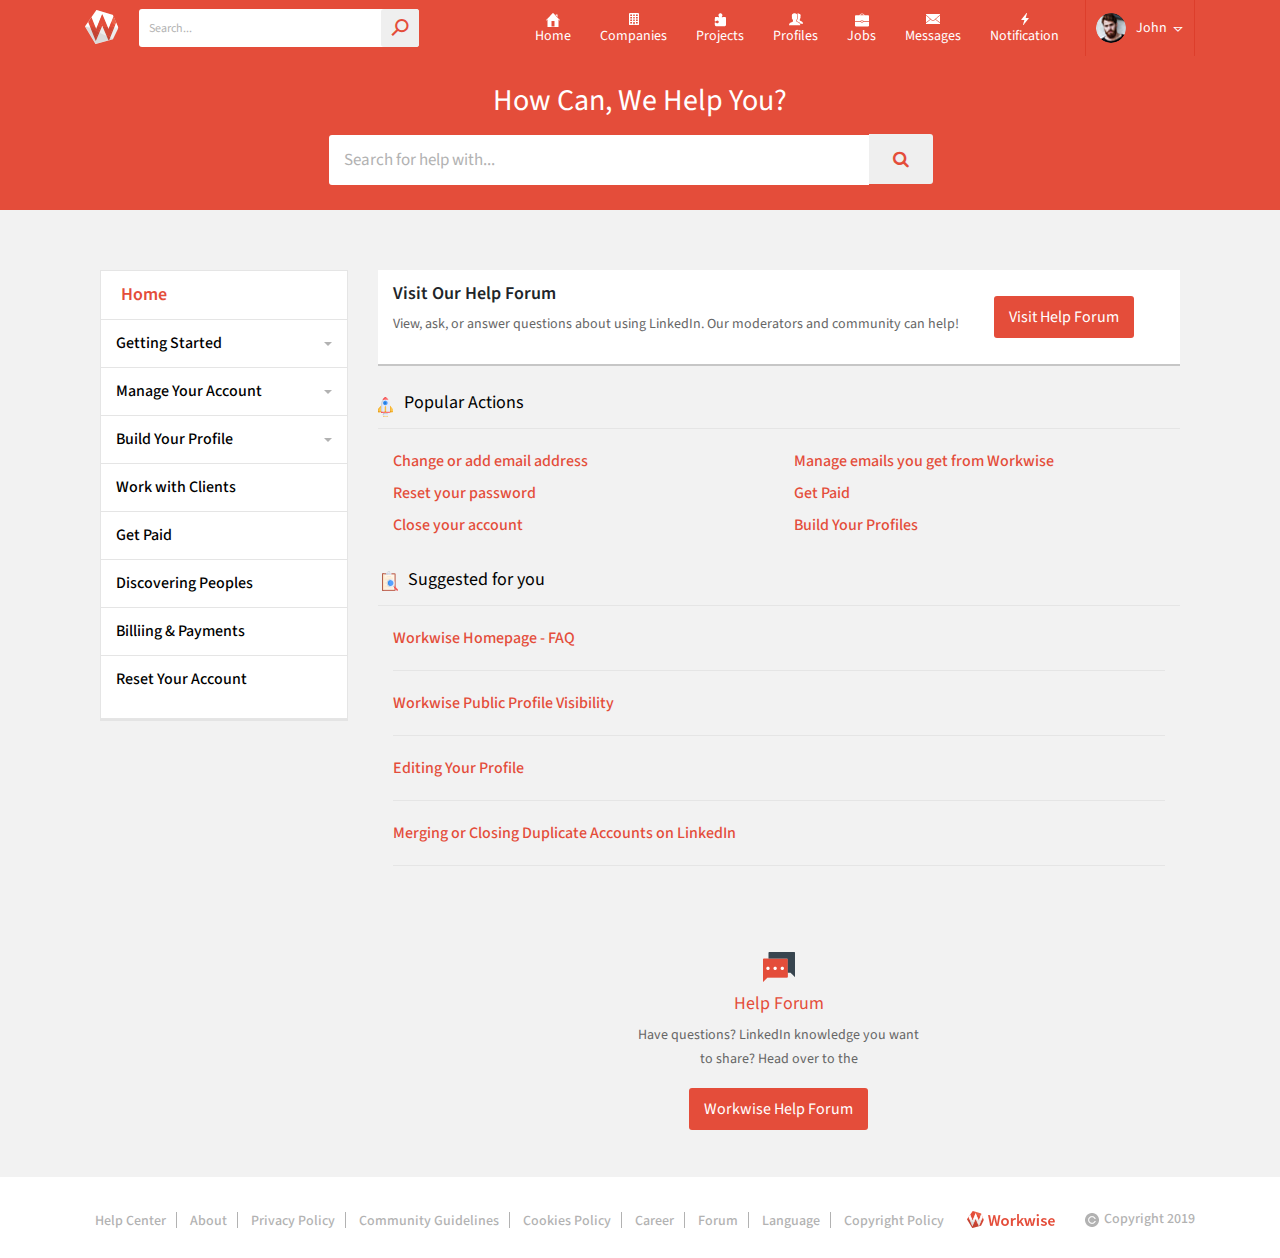
<file: help-center.html>
<!DOCTYPE html>
<html>

<!-- Mirrored from gambolthemes.net/workwise-new/help-center.html by HTTrack Website Copier/3.x [XR&CO'2014], Sat, 28 Mar 2020 23:23:12 GMT -->
<head>
<meta charset="UTF-8">
<title>WorkWise Html Template</title>
<meta name="viewport" content="width=device-width, initial-scale=1.0">
<meta name="description" content="" />
<meta name="keywords" content="" />
<link rel="stylesheet" type="text/css" href="css/animate.css">
<link rel="stylesheet" type="text/css" href="css/bootstrap.min.css">
<link rel="stylesheet" type="text/css" href="css/jquery.range.css">
<link rel="stylesheet" type="text/css" href="css/line-awesome.css">
<link rel="stylesheet" type="text/css" href="css/line-awesome-font-awesome.min.css">
<link href="vendor/fontawesome-free/css/all.min.css" rel="stylesheet" type="text/css">
<link rel="stylesheet" type="text/css" href="css/font-awesome.min.css">
<link rel="stylesheet" type="text/css" href="lib/slick/slick.css">
<link rel="stylesheet" type="text/css" href="lib/slick/slick-theme.css">
<link rel="stylesheet" type="text/css" href="css/style.css">
<link rel="stylesheet" type="text/css" href="css/responsive.css">
</head>


<body oncontextmenu="return false;">	

	<div class="wrapper">		

		<header>
			<div class="container">
				<div class="header-data">
					<div class="logo">
						<a href="index.html" title=""><img src="images/logo.png" alt=""></a>
					</div><!--logo end-->
					<div class="search-bar">
						<form>
							<input type="text" name="search" placeholder="Search...">
							<button type="submit"><i class="la la-search"></i></button>
						</form>
					</div><!--search-bar end-->
					<nav>
						<ul>
							<li>
								<a href="index.html" title="">
									<span><img src="images/icon1.png" alt=""></span>
									Home
								</a>
							</li>
							<li>
								<a href="companies.html" title="">
									<span><img src="images/icon2.png" alt=""></span>
									Companies
								</a>
								<ul>
									<li><a href="companies.html" title="">Companies</a></li>
									<li><a href="company-profile.html" title="">Company Profile</a></li>
								</ul>
							</li>
							<li>
								<a href="projects.html" title="">
									<span><img src="images/icon3.png" alt=""></span>
									Projects
								</a>
							</li>
							<li>
								<a href="profiles.html" title="">
									<span><img src="images/icon4.png" alt=""></span>
									Profiles
								</a>
								<ul>
									<li><a href="user-profile.html" title="">User Profile</a></li>
									<li><a href="my-profile-feed.html" title="">my-profile-feed</a></li>
								</ul>
							</li>
							<li>
								<a href="jobs.html" title="">
									<span><img src="images/icon5.png" alt=""></span>
									Jobs
								</a>
							</li>
							<li>
								<a href="#" title="" class="not-box-openm">
									<span><img src="images/icon6.png" alt=""></span>
									Messages
								</a>
								<div class="notification-box msg" id="message">
									<div class="nt-title">
										<h4>Setting</h4>
										<a href="#" title="">Clear all</a>
									</div>
									<div class="nott-list">
										<div class="notfication-details">
							  				<div class="noty-user-img">
							  					<img src="images/resources/ny-img1.png" alt="">
							  				</div>
							  				<div class="notification-info">
							  					<h3><a href="messages.html" title="">Jassica William</a> </h3>
							  					<p>Lorem ipsum dolor sit amet, consectetur adipisicing elit, sed do.</p>
							  					<span>2 min ago</span>
							  				</div><!--notification-info -->
						  				</div>
						  				<div class="notfication-details">
							  				<div class="noty-user-img">
							  					<img src="images/resources/ny-img2.png" alt="">
							  				</div>
							  				<div class="notification-info">
							  					<h3><a href="messages.html" title="">Jassica William</a></h3>
							  					<p>Lorem ipsum dolor sit amet.</p>
							  					<span>2 min ago</span>
							  				</div><!--notification-info -->
						  				</div>
						  				<div class="notfication-details">
							  				<div class="noty-user-img">
							  					<img src="images/resources/ny-img3.png" alt="">
							  				</div>
							  				<div class="notification-info">
							  					<h3><a href="messages.html" title="">Jassica William</a></h3>
							  					<p>Lorem ipsum dolor sit amet, consectetur adipisicing elit, sed do eiusmod tempo incididunt ut labore et dolore magna aliqua.</p>
							  					<span>2 min ago</span>
							  				</div><!--notification-info -->
						  				</div>
						  				<div class="view-all-nots">
						  					<a href="messages.html" title="">View All Messsages</a>
						  				</div>
									</div><!--nott-list end-->
								</div><!--notification-box end-->
							</li>
							<li>
								<a href="#" title="" class="not-box-open">
									<span><img src="images/icon7.png" alt=""></span>
									Notification
								</a>
								<div class="notification-box noti" id="notification">
									<div class="nt-title">
										<h4>Setting</h4>
										<a href="#" title="">Clear all</a>
									</div>
									<div class="nott-list">
										<div class="notfication-details">
							  				<div class="noty-user-img">
							  					<img src="images/resources/ny-img1.png" alt="">
							  				</div>
							  				<div class="notification-info">
							  					<h3><a href="#" title="">Jassica William</a> Comment on your project.</h3>
							  					<span>2 min ago</span>
							  				</div><!--notification-info -->
						  				</div>
						  				<div class="notfication-details">
							  				<div class="noty-user-img">
							  					<img src="images/resources/ny-img2.png" alt="">
							  				</div>
							  				<div class="notification-info">
							  					<h3><a href="#" title="">Jassica William</a> Comment on your project.</h3>
							  					<span>2 min ago</span>
							  				</div><!--notification-info -->
						  				</div>
						  				<div class="notfication-details">
							  				<div class="noty-user-img">
							  					<img src="images/resources/ny-img3.png" alt="">
							  				</div>
							  				<div class="notification-info">
							  					<h3><a href="#" title="">Jassica William</a> Comment on your project.</h3>
							  					<span>2 min ago</span>
							  				</div><!--notification-info -->
						  				</div>
						  				<div class="notfication-details">
							  				<div class="noty-user-img">
							  					<img src="images/resources/ny-img2.png" alt="">
							  				</div>
							  				<div class="notification-info">
							  					<h3><a href="#" title="">Jassica William</a> Comment on your project.</h3>
							  					<span>2 min ago</span>
							  				</div><!--notification-info -->
						  				</div>
						  				<div class="view-all-nots">
						  					<a href="#" title="">View All Notification</a>
						  				</div>
									</div><!--nott-list end-->
								</div><!--notification-box end-->
							</li>
						</ul>
					</nav><!--nav end-->
					<div class="menu-btn">
						<a href="#" title=""><i class="fa fa-bars"></i></a>
					</div><!--menu-btn end-->
					<div class="user-account">
						<div class="user-info">
							<img src="images/resources/user.png" alt="">
							<a href="#" title="">John</a>
							<i class="la la-sort-down"></i>
						</div>
						<div class="user-account-settingss" id="useraccount">
							<h3>Online Status</h3>
							<ul class="on-off-status">
								<li>
									<div class="fgt-sec">
										<input type="radio" name="cc" id="c5">
										<label for="c5">
											<span></span>
										</label>
										<small>Online</small>
									</div>
								</li>
								<li>
									<div class="fgt-sec">
										<input type="radio" name="cc" id="c6">
										<label for="c6">
											<span></span>
										</label>
										<small>Offline</small>
									</div>
								</li>
							</ul>
							<h3>Custom Status</h3>
							<div class="search_form">
								<form>
									<input type="text" name="search">
									<button type="submit">Ok</button>
								</form>
							</div><!--search_form end-->
							<h3>Setting</h3>
							<ul class="us-links">
								<li><a href="profile-account-setting.html" title="">Account Setting</a></li>
								<li><a href="#" title="">Privacy</a></li>
								<li><a href="#" title="">Faqs</a></li>
								<li><a href="#" title="">Terms & Conditions</a></li>
							</ul>
							<h3 class="tc"><a href="sign-in.html" title="">Logout</a></h3>

						</div><!--user-account-settingss end-->
					</div>
					<div class="search-sec">
			<div class="container">
				<div class="searchtitle">
					<h2>How Can, We Help You?</h2>
				</div>
				<div class="search-container">
    <form action="http://gambolthemes.net/action_page.php" class="sec-search">
      <input type="text" placeholder="Search for help with..." name="search">
      <button type="submit" class="topsearch"><i class="fa fa-search"></i></button>
    </form>
  </div><!--search-box end-->
			</div>
		</div><!--search-sec end-->
				</div><!--header-data end-->
			</div>
		</header><!--header end-->			

		<main>
			<div class="main-section">
				<div class="container">
					<div class="main-section-data">
						<div class="row">
							<div class="col-lg-3 col-md-12">
								<div class="filter-secs">
									<div class="filter-heading">
										<h3>Home</h3>
									</div><!--filter-heading end-->
									<div class="paddy help-paddy">
										<div class="filter-dd">
											<div class="filter-ttl filter--tt2">
												<div class="dropdown">
                                                   <a href="#" class="dropdown-toggle" data-toggle="dropdown">Getting Started</a>
                                                   <div class="dropdown-menu">
                                                       <a href="#" class="dropdown-item top--1 ">Searching of Workwise</a>
                                                       <a href="#" class="dropdown-item">Email from Workwise</a>
                                                       <a href="#" class="dropdown-item">Managing Your Feed</a>
                                                       <a href="#" class="dropdown-item">Post a Job</a>
                                                       <a href="#" class="dropdown-item">Post a Project</a>
                                                   </div>
                                               </div>
											</div>
										</div>
										<div class="filter-dd">
											<div class="filter-ttl filter--tt2">
												<div class="dropdown">
                                                   <a href="#" class="dropdown-toggle" data-toggle="dropdown">Manage Your Account</a>
                                                   <div class="dropdown-menu">
                                                       <a href="#" class="dropdown-item top--1 ">Account Access</a>
                                                       <a href="#" class="dropdown-item">Account Setting</a>
                                                       <a href="#" class="dropdown-item">Privacy</a>
                                                       <a href="#" class="dropdown-item">Notification</a>                                                     
                                                   </div>
                                               </div>
											</div>
										</div>
										<div class="filter-dd">
											<div class="filter-ttl filter--tt2">
												<div class="dropdown">
                                                   <a href="#" class="dropdown-toggle" data-toggle="dropdown">Build Your Profile</a>
                                                   <div class="dropdown-menu">
                                                       <a href="#" class="dropdown-item top--1 ">Build User Profile</a>
                                                       <a href="#" class="dropdown-item">Build Company Profile</a>                                                       
                                                   </div>
                                               </div>
											</div>
										</div>
										<div class="filter-dd">
											<div class="filter-ttl filter--tt2">
												<a href="#">Work with Clients</a>
											</div>
										</div>
										<div class="filter-dd">
											<div class="filter-ttl filter--tt2">
												<a href="#">Get Paid</a>
											</div>
										</div>
										<div class="filter-dd">
											<div class="filter-ttl filter--tt2">
												<a href="#">Discovering Peoples</a>
											</div>
										</div>
										<div class="filter-dd">
											<div class="filter-ttl filter--tt2">
												<a href="#">Billiing & Payments</a>
											</div>
										</div>
										<div class="filter-dd">
											<div class="filter-ttl accountnone filter--tt2">
												<a href="#">Reset Your Account</a>
											</div>
										</div>
									</div>
								</div><!--filter-secs end-->
							</div>
							<div class="col-lg-9 col-md-12">
								<div class="helpforum">
			                     <div class="row">
			                     	<div class="col-lg-9 col-md-12">
			                     		<h3>Visit Our Help Forum</h3>
			                     		<p>View, ask, or answer questions about using LinkedIn. Our moderators and community can help!</p>
			                     	</div>
			                     	<div class="col-lg-3 col-md-12">
			                     		<a href="#">Visit Help Forum</a>
			                     	</div>
			                     </div>
								</div> 
								  <!-- end-helpforum -->
								  <div class="actions">
								  	<div class="actionstitle">
								  	<h3><img src="images/resources/icon1.png" alt="image"> Popular Actions</h3>
								  		<hr>
								  	</div>
								  		<div class="actionstext">
								  	<div class="row">
								  		<div class="col-md-6 col-sm-12">
								  			<a href="#">Change or add email address</a>
								  			<a href="#">Reset your password</a>
								  			<a href="#">Close your account</a>
								  		</div>
								  		<div class="col-md-6 col-sm-12">
								  			<a href="#">Manage emails you get from Workwise</a>
								  			<a href="#">Get Paid</a>
								  			<a href="#">Build Your Profiles</a>
								  		</div>
								  	</div>
								  	</div>
								  </div>
								  <div class="actions">
								  	<div class="actionstitle">
								  	<h3><img src="images/resources/icon2.png" alt="image"> Suggested for you</h3>
								  		<hr>
								  	</div>
								  		<div class="actionstext">
								  	<div class="row">
								  		<div class="col-12">
								  			<a href="#">Workwise Homepage - FAQ</a>
								  			<hr>
								  			<a href="#">Workwise Public Profile Visibility</a>
								  			<hr>
								  			<a href="#">Editing Your Profile</a>
								  			<hr>
								  			<a href="#">Merging or Closing Duplicate Accounts on LinkedIn</a>
								  			<hr>
								  		</div>
								  	</div>
								  	</div>
								  </div>
								  <!-- endactione -->
								  <div class="helpform">
								  			<img src="images/resources/formicon.png" alt="image">
								  			<h3>Help Forum</h3>
								  			<p>Have questions? LinkedIn knowledge you want<br> to share? Head over to the </p>
								  			<a href="#">Workwise Help Forum</a>
								  </div>
							</div>
						</div>
					</div><!-- main-section-data end-->
				</div> 
			</div>
		</main>




		<div class="post-popup pst-pj">
			<div class="post-project">
				<h3>Post a project</h3>
				<div class="post-project-fields">
					<form>
						<div class="row">
							<div class="col-lg-12">
								<input type="text" name="title" placeholder="Title">
							</div>
							<div class="col-lg-12">
								<div class="inp-field">
									<select>
										<option>Category</option>
										<option>Category 1</option>
										<option>Category 2</option>
										<option>Category 3</option>
									</select>
								</div>
							</div>
							<div class="col-lg-12">
								<input type="text" name="skills" placeholder="Skills">
							</div>
							<div class="col-lg-12">
								<div class="price-sec">
									<div class="price-br">
										<input type="text" name="price1" placeholder="Price">
										<i class="la la-dollar"></i>
									</div>
									<span>To</span>
									<div class="price-br">
										<input type="text" name="price1" placeholder="Price">
										<i class="la la-dollar"></i>
									</div>
								</div>
							</div>
							<div class="col-lg-12">
								<textarea name="description" placeholder="Description"></textarea>
							</div>
							<div class="col-lg-12">
								<ul>
									<li><button class="active" type="submit" value="post">Post</button></li>
									<li><a href="#" title="">Cancel</a></li>
								</ul>
							</div>
						</div>
					</form>
				</div><!--post-project-fields end-->
				<a href="#" title=""><i class="la la-times-circle-o"></i></a>
			</div><!--post-project end-->
		</div><!--post-project-popup end-->

		<div class="post-popup job_post">
			<div class="post-project">
				<h3>Post a job</h3>
				<div class="post-project-fields">
					<form>
						<div class="row">
							<div class="col-lg-12">
								<input type="text" name="title" placeholder="Title">
							</div>
							<div class="col-lg-12">
								<div class="inp-field">
									<select>
										<option>Category</option>
										<option>Category 1</option>
										<option>Category 2</option>
										<option>Category 3</option>
									</select>
								</div>
							</div>
							<div class="col-lg-12">
								<input type="text" name="skills" placeholder="Skills">
							</div>
							<div class="col-lg-6">
								<div class="price-br">
									<input type="text" name="price1" placeholder="Price">
									<i class="la la-dollar"></i>
								</div>
							</div>
							<div class="col-lg-6">
								<div class="inp-field">
									<select>
										<option>Full Time</option>
										<option>Half time</option>
									</select>
								</div>
							</div>
							<div class="col-lg-12">
								<textarea name="description" placeholder="Description"></textarea>
							</div>
							<div class="col-lg-12">
								<ul>
									<li><button class="active" type="submit" value="post">Post</button></li>
									<li><a href="#" title="">Cancel</a></li>
								</ul>
							</div>
						</div>
					</form>
				</div><!--post-project-fields end-->
				<a href="#" title=""><i class="la la-times-circle-o"></i></a>
			</div><!--post-project end-->
		</div><!--post-project-popup end-->


	</div><!--theme-layout end-->
	<footer>
			<div class="footy-sec mn no-margin">
				<div class="container">
					<ul>
						<li><a href="help-center.html" title="">Help Center</a></li>
						<li><a href="about.html" title="">About</a></li>
						<li><a href="#" title="">Privacy Policy</a></li>
						<li><a href="#" title="">Community Guidelines</a></li>
						<li><a href="#" title="">Cookies Policy</a></li>
						<li><a href="#" title="">Career</a></li>
						<li><a href="forum.html" title="">Forum</a></li>
						<li><a href="#" title="">Language</a></li>
						<li><a href="#" title="">Copyright Policy</a></li>
					</ul>
					<p><img src="images/copy-icon2.png" alt="">Copyright 2019</p>
					<img class="fl-rgt" src="images/logo2.png" alt="">
				</div>
			</div>
		</footer><!--footer end-->



<script type="text/javascript" src="js/jquery.min.js"></script>
<script type="text/javascript" src="js/popper.js"></script>
<script type="text/javascript" src="js/bootstrap.min.js"></script>
<script type="text/javascript" src="js/jquery.range-min.js"></script>
<script type="text/javascript" src="lib/slick/slick.min.js"></script>
<script type="text/javascript" src="js/script.js"></script>
</body>

<!-- Mirrored from gambolthemes.net/workwise-new/help-center.html by HTTrack Website Copier/3.x [XR&CO'2014], Sat, 28 Mar 2020 23:23:22 GMT -->
</html>
</file>
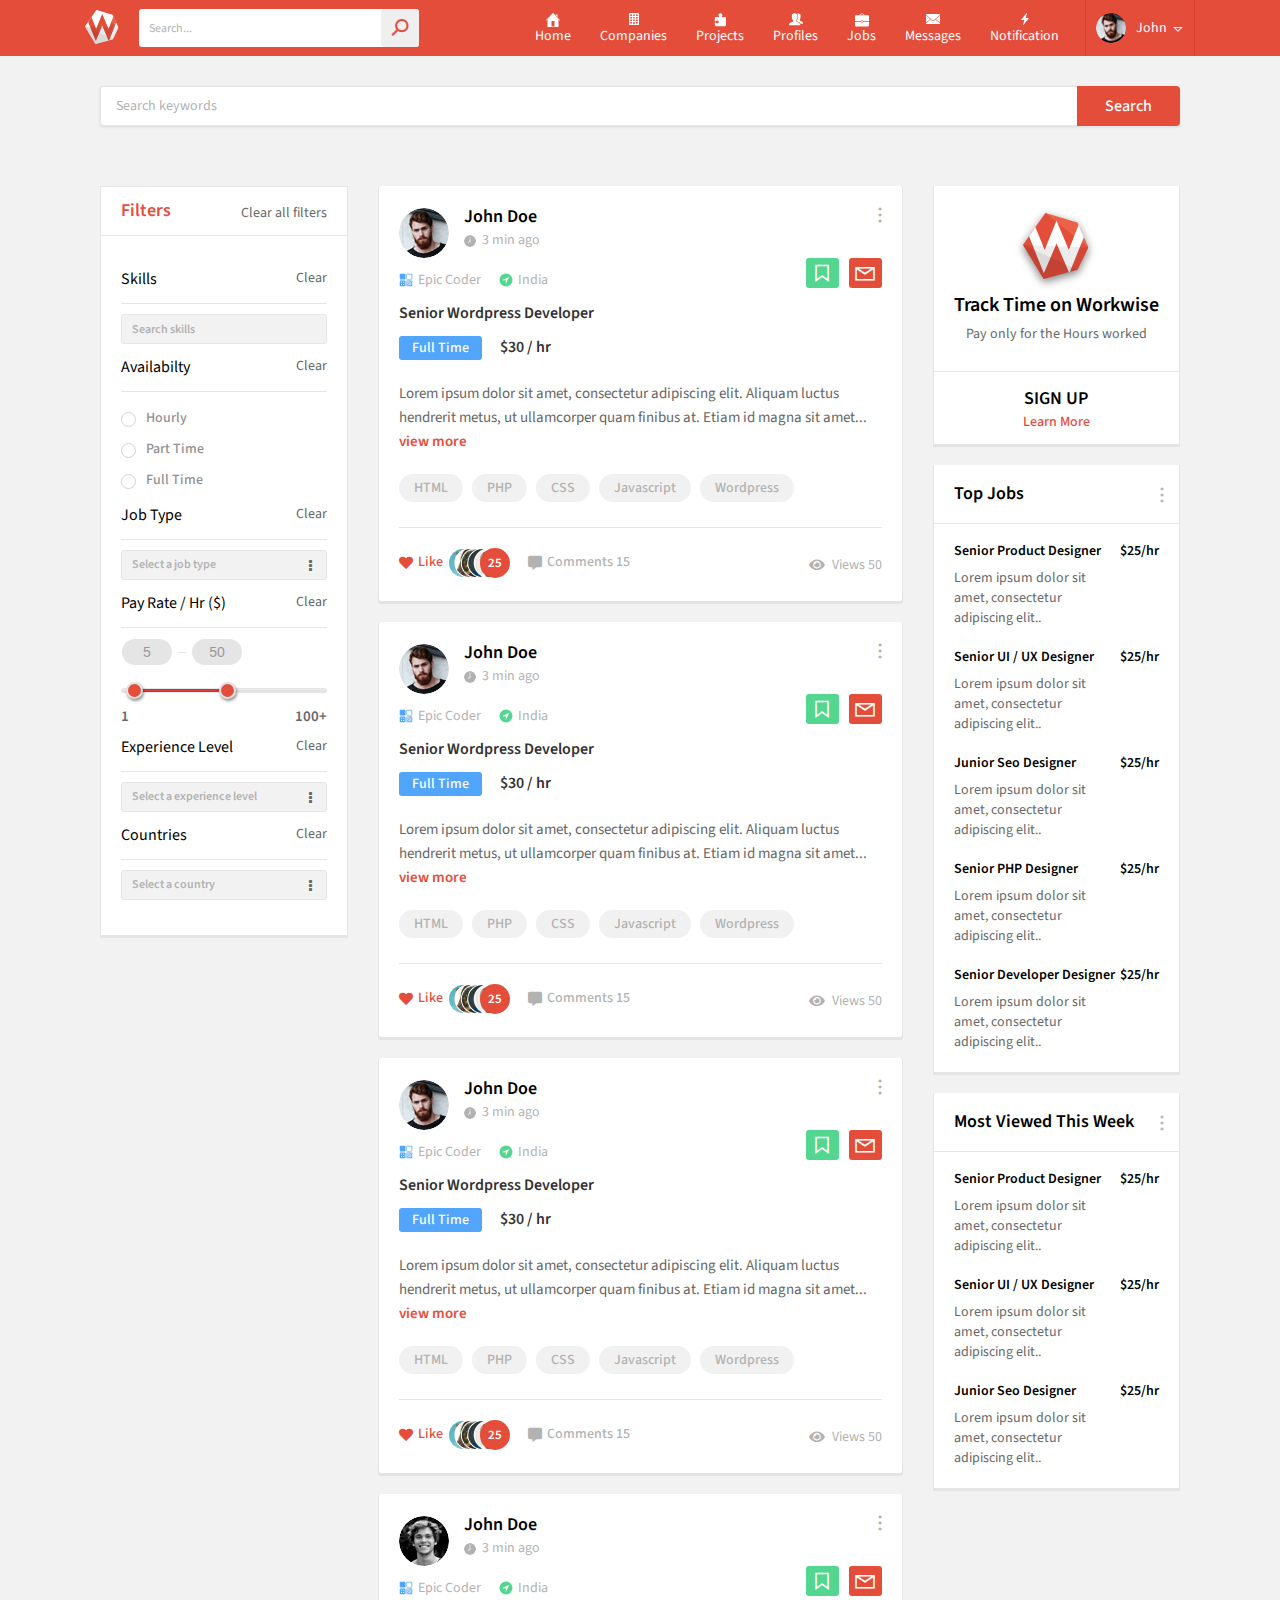
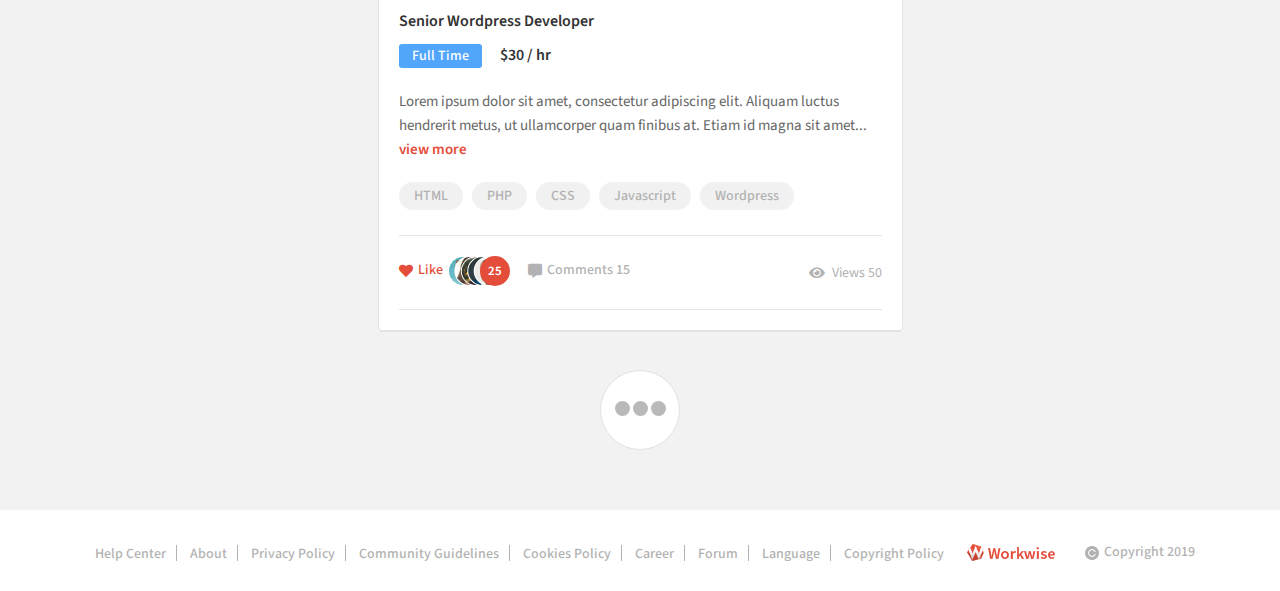
<file: jobs.html>
<!DOCTYPE html>
<html>

<!-- Mirrored from gambolthemes.net/workwise-new/jobs.html by HTTrack Website Copier/3.x [XR&CO'2014], Sat, 28 Mar 2020 23:24:55 GMT -->
<head>
	<meta charset="UTF-8">
	<title>WorkWise Html Template</title>
	<meta name="viewport" content="width=device-width, initial-scale=1.0">
	<meta name="description" content="" />
	<meta name="keywords" content="" />
	<link rel="stylesheet" type="text/css" href="css/animate.css">
	<link rel="stylesheet" type="text/css" href="css/bootstrap.min.css">
	<link rel="stylesheet" type="text/css" href="css/jquery.range.css">
	<link rel="stylesheet" type="text/css" href="css/line-awesome.css">
	<link rel="stylesheet" type="text/css" href="css/line-awesome-font-awesome.min.css">
	<link href="vendor/fontawesome-free/css/all.min.css" rel="stylesheet" type="text/css">
	<link rel="stylesheet" type="text/css" href="css/font-awesome.min.css">
	<link rel="stylesheet" type="text/css" href="lib/slick/slick.css">
	<link rel="stylesheet" type="text/css" href="lib/slick/slick-theme.css">
	<link rel="stylesheet" type="text/css" href="css/style.css">
	<link rel="stylesheet" type="text/css" href="css/responsive.css">
</head>


<body oncontextmenu="return false;">

	<div class="wrapper">	

		<header>
			<div class="container">
				<div class="header-data">
					<div class="logo">
						<a href="index.html" title=""><img src="images/logo.png" alt=""></a>
					</div><!--logo end-->
					<div class="search-bar">
						<form>
							<input type="text" name="search" placeholder="Search...">
							<button type="submit"><i class="la la-search"></i></button>
						</form>
					</div><!--search-bar end-->
					<nav>
						<ul>
							<li>
								<a href="index.html" title="">
									<span><img src="images/icon1.png" alt=""></span>
									Home
								</a>
							</li>
							<li>
								<a href="companies.html" title="">
									<span><img src="images/icon2.png" alt=""></span>
									Companies
								</a>
								<ul>
									<li><a href="companies.html" title="">Companies</a></li>
									<li><a href="company-profile.html" title="">Company Profile</a></li>
								</ul>
							</li>
							<li>
								<a href="projects.html" title="">
									<span><img src="images/icon3.png" alt=""></span>
									Projects
								</a>
							</li>
							<li>
								<a href="profiles.html" title="">
									<span><img src="images/icon4.png" alt=""></span>
									Profiles
								</a>
								<ul>
									<li><a href="user-profile.html" title="">User Profile</a></li>
									<li><a href="my-profile-feed.html" title="">my-profile-feed</a></li>
								</ul>
							</li>
							<li>
								<a href="jobs.html" title="">
									<span><img src="images/icon5.png" alt=""></span>
									Jobs
								</a>
							</li>
							<li>
								<a href="#" title="" class="not-box-openm">
									<span><img src="images/icon6.png" alt=""></span>
									Messages
								</a>
								<div class="notification-box msg" id="message">
									<div class="nt-title">
										<h4>Setting</h4>
										<a href="#" title="">Clear all</a>
									</div>
									<div class="nott-list">
										<div class="notfication-details">
							  				<div class="noty-user-img">
							  					<img src="images/resources/ny-img1.png" alt="">
							  				</div>
							  				<div class="notification-info">
							  					<h3><a href="messages.html" title="">Jassica William</a> </h3>
							  					<p>Lorem ipsum dolor sit amet, consectetur adipisicing elit, sed do.</p>
							  					<span>2 min ago</span>
							  				</div><!--notification-info -->
						  				</div>
						  				<div class="notfication-details">
							  				<div class="noty-user-img">
							  					<img src="images/resources/ny-img2.png" alt="">
							  				</div>
							  				<div class="notification-info">
							  					<h3><a href="messages.html" title="">Jassica William</a></h3>
							  					<p>Lorem ipsum dolor sit amet.</p>
							  					<span>2 min ago</span>
							  				</div><!--notification-info -->
						  				</div>
						  				<div class="notfication-details">
							  				<div class="noty-user-img">
							  					<img src="images/resources/ny-img3.png" alt="">
							  				</div>
							  				<div class="notification-info">
							  					<h3><a href="messages.html" title="">Jassica William</a></h3>
							  					<p>Lorem ipsum dolor sit amet, consectetur adipisicing elit, sed do eiusmod tempo incididunt ut labore et dolore magna aliqua.</p>
							  					<span>2 min ago</span>
							  				</div><!--notification-info -->
						  				</div>
						  				<div class="view-all-nots">
						  					<a href="messages.html" title="">View All Messsages</a>
						  				</div>
									</div><!--nott-list end-->
								</div><!--notification-box end-->
							</li>
							<li>
								<a href="#" title="" class="not-box-open">
									<span><img src="images/icon7.png" alt=""></span>
									Notification
								</a>
								<div class="notification-box noti" id="notification">
									<div class="nt-title">
										<h4>Setting</h4>
										<a href="#" title="">Clear all</a>
									</div>
									<div class="nott-list">
										<div class="notfication-details">
							  				<div class="noty-user-img">
							  					<img src="images/resources/ny-img1.png" alt="">
							  				</div>
							  				<div class="notification-info">
							  					<h3><a href="#" title="">Jassica William</a> Comment on your project.</h3>
							  					<span>2 min ago</span>
							  				</div><!--notification-info -->
						  				</div>
						  				<div class="notfication-details">
							  				<div class="noty-user-img">
							  					<img src="images/resources/ny-img2.png" alt="">
							  				</div>
							  				<div class="notification-info">
							  					<h3><a href="#" title="">Jassica William</a> Comment on your project.</h3>
							  					<span>2 min ago</span>
							  				</div><!--notification-info -->
						  				</div>
						  				<div class="notfication-details">
							  				<div class="noty-user-img">
							  					<img src="images/resources/ny-img3.png" alt="">
							  				</div>
							  				<div class="notification-info">
							  					<h3><a href="#" title="">Jassica William</a> Comment on your project.</h3>
							  					<span>2 min ago</span>
							  				</div><!--notification-info -->
						  				</div>
						  				<div class="notfication-details">
							  				<div class="noty-user-img">
							  					<img src="images/resources/ny-img2.png" alt="">
							  				</div>
							  				<div class="notification-info">
							  					<h3><a href="#" title="">Jassica William</a> Comment on your project.</h3>
							  					<span>2 min ago</span>
							  				</div><!--notification-info -->
						  				</div>
						  				<div class="view-all-nots">
						  					<a href="#" title="">View All Notification</a>
						  				</div>
									</div><!--nott-list end-->
								</div><!--notification-box end-->
							</li>
						</ul>
					</nav><!--nav end-->
					<div class="menu-btn">
						<a href="#" title=""><i class="fa fa-bars"></i></a>
					</div><!--menu-btn end-->
					<div class="user-account">
						<div class="user-info">
							<img src="images/resources/user.png" alt="">
							<a href="#" title="">John</a>
							<i class="la la-sort-down"></i>
						</div>
						<div class="user-account-settingss">
							<h3>Online Status</h3>
							<ul class="on-off-status">
								<li>
									<div class="fgt-sec">
										<input type="radio" name="cc" id="c5">
										<label for="c5">
											<span></span>
										</label>
										<small>Online</small>
									</div>
								</li>
								<li>
									<div class="fgt-sec">
										<input type="radio" name="cc" id="c6">
										<label for="c6">
											<span></span>
										</label>
										<small>Offline</small>
									</div>
								</li>
							</ul>
							<h3>Custom Status</h3>
							<div class="search_form">
								<form>
									<input type="text" name="search">
									<button type="submit">Ok</button>
								</form>
							</div><!--search_form end-->
							<h3>Setting</h3>
							<ul class="us-links">
								<li><a href="profile-account-setting.html" title="">Account Setting</a></li>
								<li><a href="#" title="">Privacy</a></li>
								<li><a href="#" title="">Faqs</a></li>
								<li><a href="#" title="">Terms & Conditions</a></li>
							</ul>
							<h3 class="tc"><a href="sign-in.html" title="">Logout</a></h3>
						</div><!--user-account-settingss end-->
					</div>
				</div><!--header-data end-->
			</div>
		</header><!--header end-->		

		<div class="search-sec">
			<div class="container">
				<div class="search-box">
					<form>
						<input type="text" name="search" placeholder="Search keywords">
						<button type="submit">Search</button>
					</form>
				</div><!--search-box end-->
			</div>
		</div><!--search-sec end-->


		<main>
			<div class="main-section">
				<div class="container">
					<div class="main-section-data">
						<div class="row">
							<div class="col-lg-3">
								<div class="filter-secs">
									<div class="filter-heading">
										<h3>Filters</h3>
										<a href="#" title="">Clear all filters</a>
									</div><!--filter-heading end-->
									<div class="paddy">
										<div class="filter-dd">
											<div class="filter-ttl">
												<h3>Skills</h3>
												<a href="#" title="">Clear</a>
											</div>
											<form>
												<input type="text" name="search-skills" placeholder="Search skills">
											</form>
										</div>
										<div class="filter-dd">
											<div class="filter-ttl">
												<h3>Availabilty</h3>
												<a href="#" title="">Clear</a>
											</div>
											<ul class="avail-checks">
												<li>
													<input type="radio" name="cc" id="c1">
													<label for="c1">
														<span></span>
													</label>
													<small>Hourly</small>
												</li>
												<li>
													<input type="radio" name="cc" id="c2">
													<label for="c2">
														<span></span>
													</label>
													<small>Part Time</small>
												</li>
												<li>
													<input type="radio" name="cc" id="c3">
													<label for="c3">
														<span></span>
													</label>
													<small>Full Time</small>
												</li>
											</ul>
										</div>
										<div class="filter-dd">
											<div class="filter-ttl">
												<h3>Job Type</h3>
												<a href="#" title="">Clear</a>
											</div>
											<form class="job-tp">
												<select>
													<option>Select a job type</option>
													<option>Select a job type</option>
													<option>Select a job type</option>
													<option>Select a job type</option>
												</select>
												<i class="fa fa-ellipsis-v" aria-hidden="true"></i>
											</form>
										</div>
										<div class="filter-dd">
											<div class="filter-ttl">
												<h3>Pay Rate / Hr ($)</h3>
												<a href="#" title="">Clear</a>
											</div>
											<div class="rg-slider">
			                                    <input class="rn-slider slider-input" type="hidden" value="5,50" />
			                                </div>
			                                <div class="rg-limit">
			                                	<h4>1</h4>
			                                	<h4>100+</h4>
			                                </div><!--rg-limit end-->
										</div>
										<div class="filter-dd">
											<div class="filter-ttl">
												<h3>Experience Level</h3>
												<a href="#" title="">Clear</a>
											</div>
											<form class="job-tp">
												<select>
													<option>Select a experience level</option>
													<option>3 years</option>
													<option>4 years</option>
													<option>5 years</option>
												</select>
												<i class="fa fa-ellipsis-v" aria-hidden="true"></i>
											</form>
										</div>
										<div class="filter-dd">
											<div class="filter-ttl">
												<h3>Countries</h3>
												<a href="#" title="">Clear</a>
											</div>
											<form class="job-tp">
												<select>
													<option>Select a country</option>
													<option>United Kingdom</option>
													<option>United States</option>
													<option>Russia</option>
												</select>
												<i class="fa fa-ellipsis-v" aria-hidden="true"></i>
											</form>
										</div>
									</div>
								</div><!--filter-secs end-->
							</div>
							<div class="col-lg-6">
								<div class="main-ws-sec">
									<div class="posts-section">
										<div class="post-bar">
											<div class="post_topbar">
												<div class="usy-dt">
													<img src="images/resources/us-pic.png" alt="">
													<div class="usy-name">
														<h3>John Doe</h3>
														<span><img src="images/clock.png" alt="">3 min ago</span>
													</div>
												</div>
												<div class="ed-opts">
													<a href="#" title="" class="ed-opts-open"><i class="la la-ellipsis-v"></i></a>
													<ul class="ed-options">
														<li><a href="#" title="">Edit Post</a></li>
														<li><a href="#" title="">Unsaved</a></li>
														<li><a href="#" title="">Unbid</a></li>
														<li><a href="#" title="">Close</a></li>
														<li><a href="#" title="">Hide</a></li>
													</ul>
												</div>
											</div>
											<div class="epi-sec">
												<ul class="descp">
													<li><img src="images/icon8.png" alt=""><span>Epic Coder</span></li>
													<li><img src="images/icon9.png" alt=""><span>India</span></li>
												</ul>
												<ul class="bk-links">
													<li><a href="#" title=""><i class="la la-bookmark"></i></a></li>
													<li><a href="#" title=""><i class="la la-envelope"></i></a></li>
												</ul>
											</div>
											<div class="job_descp">
												<h3>Senior Wordpress Developer</h3>
												<ul class="job-dt">
													<li><a href="#" title="">Full Time</a></li>
													<li><span>$30 / hr</span></li>
												</ul>
												<p>Lorem ipsum dolor sit amet, consectetur adipiscing elit. Aliquam luctus hendrerit metus, ut ullamcorper quam finibus at. Etiam id magna sit amet... <a href="#" title="">view more</a></p>
												<ul class="skill-tags">
													<li><a href="#" title="">HTML</a></li>
													<li><a href="#" title="">PHP</a></li>
													<li><a href="#" title="">CSS</a></li>
													<li><a href="#" title="">Javascript</a></li>
													<li><a href="#" title="">Wordpress</a></li> 	
												</ul>
											</div>
											<div class="job-status-bar">
												<ul class="like-com">
													<li>
														<a href="#" class="active"><i class="fas fa-heart"></i> Like</a>
														<img src="images/liked-img.png" alt="">
														<span>25</span>
													</li>
													<li><a href="#" class="com"><i class="fas fa-comment-alt"></i> Comments 15</a></li>
												</ul>
												<a href="#"><i class="fas fa-eye"></i>Views 50</a>
											</div>
										</div><!--post-bar end-->
										<div class="post-bar">
											<div class="post_topbar">
												<div class="usy-dt">
													<img src="images/resources/us-pic.png" alt="">
													<div class="usy-name">
														<h3>John Doe</h3>
														<span><img src="images/clock.png" alt="">3 min ago</span>
													</div>
												</div>
												<div class="ed-opts">
													<a href="#" title="" class="ed-opts-open"><i class="la la-ellipsis-v"></i></a>
													<ul class="ed-options">
														<li><a href="#" title="">Edit Post</a></li>
														<li><a href="#" title="">Unsaved</a></li>
														<li><a href="#" title="">Unbid</a></li>
														<li><a href="#" title="">Close</a></li>
														<li><a href="#" title="">Hide</a></li>
													</ul>
												</div>
											</div>
											<div class="epi-sec">
												<ul class="descp">
													<li><img src="images/icon8.png" alt=""><span>Epic Coder</span></li>
													<li><img src="images/icon9.png" alt=""><span>India</span></li>
												</ul>
												<ul class="bk-links">
													<li><a href="#" title=""><i class="la la-bookmark"></i></a></li>
													<li><a href="#" title=""><i class="la la-envelope"></i></a></li>
												</ul>
											</div>
											<div class="job_descp">
												<h3>Senior Wordpress Developer</h3>
												<ul class="job-dt">
													<li><a href="#" title="">Full Time</a></li>
													<li><span>$30 / hr</span></li>
												</ul>
												<p>Lorem ipsum dolor sit amet, consectetur adipiscing elit. Aliquam luctus hendrerit metus, ut ullamcorper quam finibus at. Etiam id magna sit amet... <a href="#" title="">view more</a></p>
												<ul class="skill-tags">
													<li><a href="#" title="">HTML</a></li>
													<li><a href="#" title="">PHP</a></li>
													<li><a href="#" title="">CSS</a></li>
													<li><a href="#" title="">Javascript</a></li>
													<li><a href="#" title="">Wordpress</a></li> 	
												</ul>
											</div>
											<div class="job-status-bar">
												<ul class="like-com">
													<li>
														<a href="#" class="active"><i class="fas fa-heart"></i> Like</a>
														<img src="images/liked-img.png" alt="">
														<span>25</span>
													</li>
													<li><a href="#" class="com"><i class="fas fa-comment-alt"></i> Comments 15</a></li>
												</ul>
												<a href="#"><i class="fas fa-eye"></i>Views 50</a>
											</div>
										</div><!--post-bar end-->
										<div class="post-bar">
											<div class="post_topbar">
												<div class="usy-dt">
													<img src="images/resources/us-pic.png" alt="">
													<div class="usy-name">
														<h3>John Doe</h3>
														<span><img src="images/clock.png" alt="">3 min ago</span>
													</div>
												</div>
												<div class="ed-opts">
													<a href="#" title="" class="ed-opts-open"><i class="la la-ellipsis-v"></i></a>
													<ul class="ed-options">
														<li><a href="#" title="">Edit Post</a></li>
														<li><a href="#" title="">Unsaved</a></li>
														<li><a href="#" title="">Unbid</a></li>
														<li><a href="#" title="">Close</a></li>
														<li><a href="#" title="">Hide</a></li>
													</ul>
												</div>
											</div>
											<div class="epi-sec">
												<ul class="descp">
													<li><img src="images/icon8.png" alt=""><span>Epic Coder</span></li>
													<li><img src="images/icon9.png" alt=""><span>India</span></li>
												</ul>
												<ul class="bk-links">
													<li><a href="#" title=""><i class="la la-bookmark"></i></a></li>
													<li><a href="#" title=""><i class="la la-envelope"></i></a></li>
												</ul>
											</div>
											<div class="job_descp">
												<h3>Senior Wordpress Developer</h3>
												<ul class="job-dt">
													<li><a href="#" title="">Full Time</a></li>
													<li><span>$30 / hr</span></li>
												</ul>
												<p>Lorem ipsum dolor sit amet, consectetur adipiscing elit. Aliquam luctus hendrerit metus, ut ullamcorper quam finibus at. Etiam id magna sit amet... <a href="#" title="">view more</a></p>
												<ul class="skill-tags">
													<li><a href="#" title="">HTML</a></li>
													<li><a href="#" title="">PHP</a></li>
													<li><a href="#" title="">CSS</a></li>
													<li><a href="#" title="">Javascript</a></li>
													<li><a href="#" title="">Wordpress</a></li> 	
												</ul>
											</div>
											<div class="job-status-bar">
												<ul class="like-com">
													<li>
														<a href="#" class="active"><i class="fas fa-heart"></i> Like</a>
														<img src="images/liked-img.png" alt="">
														<span>25</span>
													</li>
													<li><a href="#" class="com"><i class="fas fa-comment-alt"></i> Comments 15</a></li>
												</ul>
												<a href="#"><i class="fas fa-eye"></i>Views 50</a>
											</div>
										</div>
										<div class="posty">
											<div class="post-bar no-margin">
												<div class="post_topbar">
													<div class="usy-dt">
														<img src="images/resources/us-pc2.png" alt="">
														<div class="usy-name">
															<h3>John Doe</h3>
															<span><img src="images/clock.png" alt="">3 min ago</span>
														</div>
													</div>
													<div class="ed-opts">
														<a href="#" title="" class="ed-opts-open"><i class="la la-ellipsis-v"></i></a>
														<ul class="ed-options">
															<li><a href="#" title="">Edit Post</a></li>
															<li><a href="#" title="">Unsaved</a></li>
															<li><a href="#" title="">Unbid</a></li>
															<li><a href="#" title="">Close</a></li>
															<li><a href="#" title="">Hide</a></li>
														</ul>
													</div>
												</div>
												<div class="epi-sec">
													<ul class="descp">
														<li><img src="images/icon8.png" alt=""><span>Epic Coder</span></li>
														<li><img src="images/icon9.png" alt=""><span>India</span></li>
													</ul>
													<ul class="bk-links">
														<li><a href="#" title=""><i class="la la-bookmark"></i></a></li>
														<li><a href="#" title=""><i class="la la-envelope"></i></a></li>
													</ul>
												</div>
												<div class="job_descp">
													<h3>Senior Wordpress Developer</h3>
													<ul class="job-dt">
														<li><a href="#" title="">Full Time</a></li>
														<li><span>$30 / hr</span></li>
													</ul>
													<p>Lorem ipsum dolor sit amet, consectetur adipiscing elit. Aliquam luctus hendrerit metus, ut ullamcorper quam finibus at. Etiam id magna sit amet... <a href="#" title="">view more</a></p>
													<ul class="skill-tags">
														<li><a href="#" title="">HTML</a></li>
														<li><a href="#" title="">PHP</a></li>
														<li><a href="#" title="">CSS</a></li>
														<li><a href="#" title="">Javascript</a></li>
														<li><a href="#" title="">Wordpress</a></li> 	
													</ul>
												</div>
												<div class="job-status-bar">
													<ul class="like-com">
														<li>
															<a href="#" class="active"><i class="fas fa-heart"></i> Like</a>
															<img src="images/liked-img.png" alt="">
															<span>25</span>
														</li>
														<li><a href="#" class="com"><i class="fas fa-comment-alt"></i> Comments 15</a></li>
													</ul>
													<a href="#"><i class="fas fa-eye"></i>Views 50</a>
												</div>
											</div><!--post-bar end-->
										</div><!--posty end-->
										<div class="process-comm">
											<div class="spinner">
												<div class="bounce1"></div>
												<div class="bounce2"></div>
												<div class="bounce3"></div>
											</div>
										</div><!--process-comm end-->
									</div><!--posts-section end-->
								</div><!--main-ws-sec end-->
							</div>
							<div class="col-lg-3">
								<div class="right-sidebar">
									<div class="widget widget-about">
										<img src="images/wd-logo.png" alt="">
										<h3>Track Time on Workwise</h3>
										<span>Pay only for the Hours worked</span>
										<div class="sign_link">
											<h3><a href="sign-in.html" title="">Sign up</a></h3>
											<a href="#" title="">Learn More</a>
										</div>
									</div><!--widget-about end-->
									<div class="widget widget-jobs">
										<div class="sd-title">
											<h3>Top Jobs</h3>
											<i class="la la-ellipsis-v"></i>
										</div>
										<div class="jobs-list">
											<div class="job-info">
												<div class="job-details">
													<h3>Senior Product Designer</h3>
													<p>Lorem ipsum dolor sit amet, consectetur adipiscing elit..</p>
												</div>
												<div class="hr-rate">
													<span>$25/hr</span>
												</div>
											</div><!--job-info end-->
											<div class="job-info">
												<div class="job-details">
													<h3>Senior UI / UX Designer</h3>
													<p>Lorem ipsum dolor sit amet, consectetur adipiscing elit..</p>
												</div>
												<div class="hr-rate">
													<span>$25/hr</span>
												</div>
											</div><!--job-info end-->
											<div class="job-info">
												<div class="job-details">
													<h3>Junior Seo Designer</h3>
													<p>Lorem ipsum dolor sit amet, consectetur adipiscing elit..</p>
												</div>
												<div class="hr-rate">
													<span>$25/hr</span>
												</div>
											</div><!--job-info end-->
											<div class="job-info">
												<div class="job-details">
													<h3>Senior PHP Designer</h3>
													<p>Lorem ipsum dolor sit amet, consectetur adipiscing elit..</p>
												</div>
												<div class="hr-rate">
													<span>$25/hr</span>
												</div>
											</div><!--job-info end-->
											<div class="job-info">
												<div class="job-details">
													<h3>Senior Developer Designer</h3>
													<p>Lorem ipsum dolor sit amet, consectetur adipiscing elit..</p>
												</div>
												<div class="hr-rate">
													<span>$25/hr</span>
												</div>
											</div><!--job-info end-->
										</div><!--jobs-list end-->
									</div><!--widget-jobs end-->
									<div class="widget widget-jobs">
										<div class="sd-title">
											<h3>Most Viewed This Week</h3>
											<i class="la la-ellipsis-v"></i>
										</div>
										<div class="jobs-list">
											<div class="job-info">
												<div class="job-details">
													<h3>Senior Product Designer</h3>
													<p>Lorem ipsum dolor sit amet, consectetur adipiscing elit..</p>
												</div>
												<div class="hr-rate">
													<span>$25/hr</span>
												</div>
											</div><!--job-info end-->
											<div class="job-info">
												<div class="job-details">
													<h3>Senior UI / UX Designer</h3>
													<p>Lorem ipsum dolor sit amet, consectetur adipiscing elit..</p>
												</div>
												<div class="hr-rate">
													<span>$25/hr</span>
												</div>
											</div><!--job-info end-->
											<div class="job-info">
												<div class="job-details">
													<h3>Junior Seo Designer</h3>
													<p>Lorem ipsum dolor sit amet, consectetur adipiscing elit..</p>
												</div>
												<div class="hr-rate">
													<span>$25/hr</span>
												</div>
											</div><!--job-info end-->
										</div><!--jobs-list end-->
									</div><!--widget-jobs end-->
								</div><!--right-sidebar end-->
							</div>
						</div>
					</div><!-- main-section-data end-->
				</div> 
			</div>
		</main>

		</div><!--post-project-popup end-->
		<footer>
			<div class="footy-sec mn no-margin">
				<div class="container">
					<ul>
						<li><a href="help-center.html" title="">Help Center</a></li>
						<li><a href="about.html" title="">About</a></li>
						<li><a href="#" title="">Privacy Policy</a></li>
						<li><a href="#" title="">Community Guidelines</a></li>
						<li><a href="#" title="">Cookies Policy</a></li>
						<li><a href="#" title="">Career</a></li>
						<li><a href="forum.html" title="">Forum</a></li>
						<li><a href="#" title="">Language</a></li>
						<li><a href="#" title="">Copyright Policy</a></li>
					</ul>
					<p><img src="images/copy-icon2.png" alt="">Copyright 2019</p>
					<img class="fl-rgt" src="images/logo2.png" alt="">
				</div>
			</div>
		</footer>		



<script type="text/javascript" src="js/jquery.min.js"></script>
<script type="text/javascript" src="js/popper.js"></script>
<script type="text/javascript" src="js/bootstrap.min.js"></script>
<script type="text/javascript" src="js/jquery.range-min.js"></script>
<script type="text/javascript" src="lib/slick/slick.min.js"></script>
<script type="text/javascript" src="js/script.js"></script>
</body>

<!-- Mirrored from gambolthemes.net/workwise-new/jobs.html by HTTrack Website Copier/3.x [XR&CO'2014], Sat, 28 Mar 2020 23:24:55 GMT -->
</html>
</file>
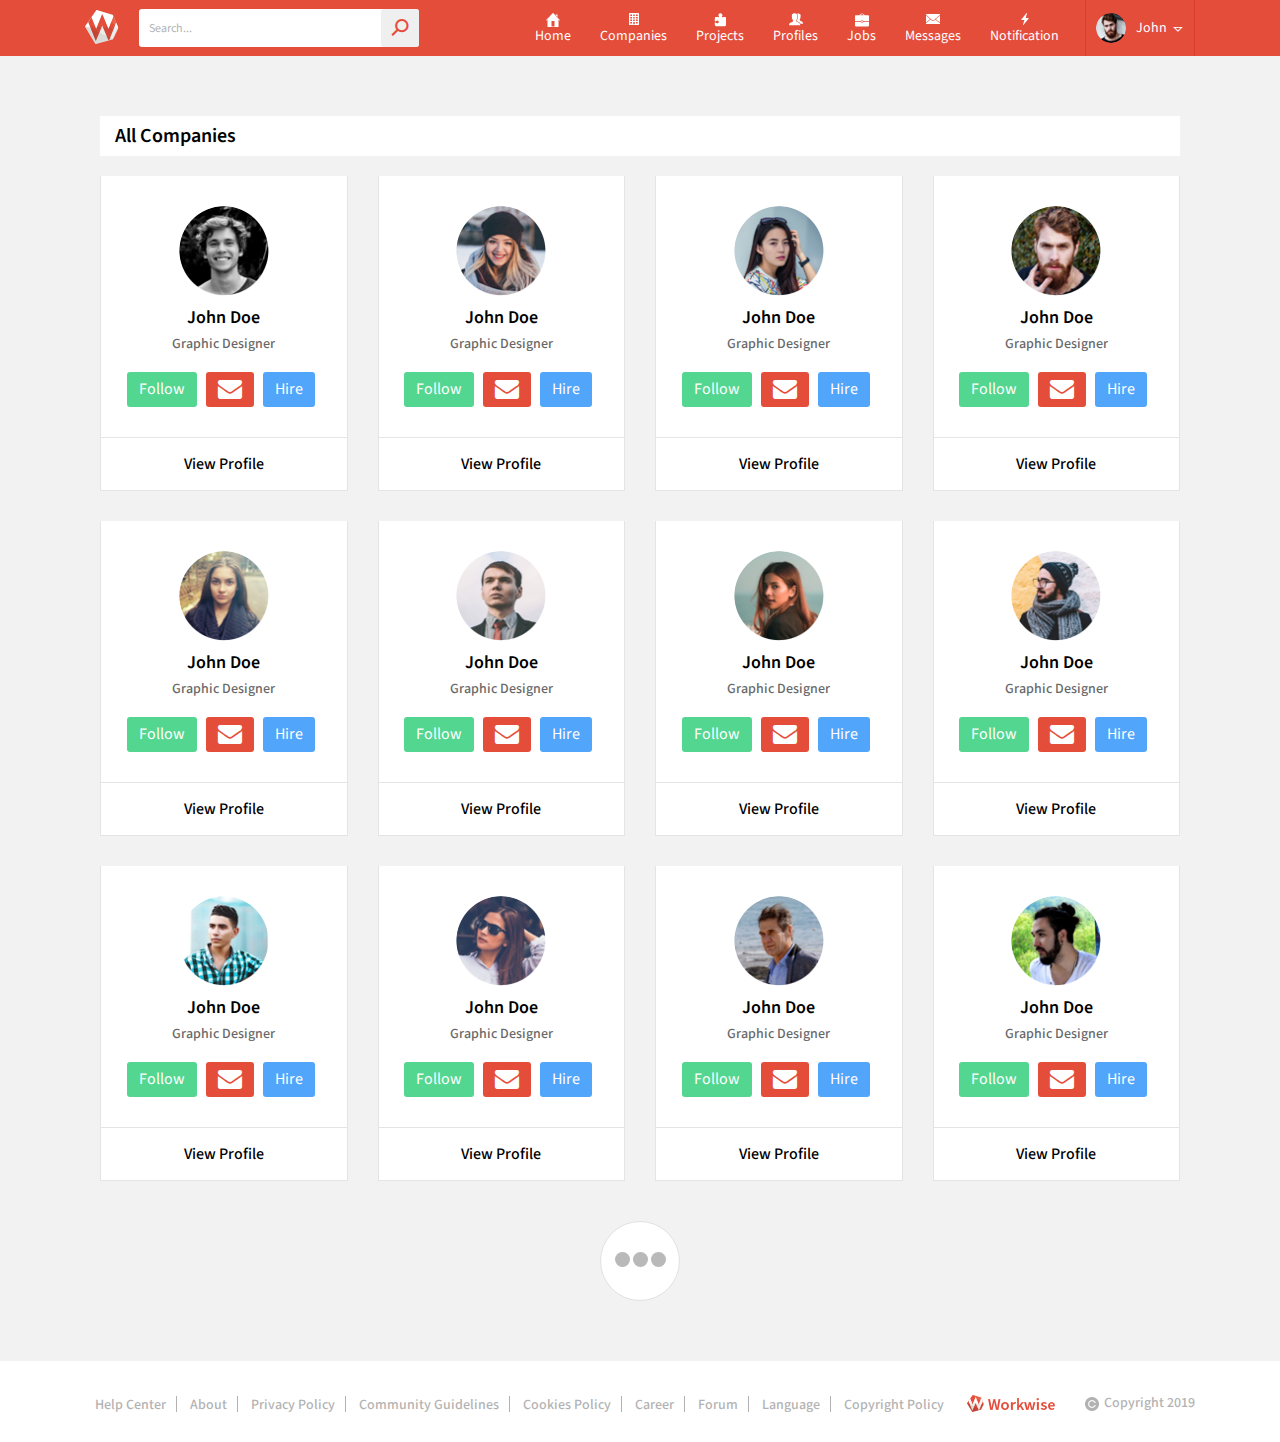
<file: profiles.html>
<!DOCTYPE html>
<html>

<!-- Mirrored from gambolthemes.net/workwise-new/profiles.html by HTTrack Website Copier/3.x [XR&CO'2014], Sat, 28 Mar 2020 23:24:34 GMT -->
<head>
<meta charset="UTF-8">
<title>WorkWise Html Template</title>
<meta name="viewport" content="width=device-width, initial-scale=1.0">
<meta name="description" content="" />
<meta name="keywords" content="" />
<link rel="stylesheet" type="text/css" href="css/animate.css">
<link rel="stylesheet" type="text/css" href="css/bootstrap.min.css">
<link rel="stylesheet" type="text/css" href="css/flatpickr.min.css">
<link rel="stylesheet" type="text/css" href="css/line-awesome.css">
<link rel="stylesheet" type="text/css" href="css/line-awesome-font-awesome.min.css">
<link href="vendor/fontawesome-free/css/all.min.css" rel="stylesheet" type="text/css">
<link rel="stylesheet" type="text/css" href="css/font-awesome.min.css">
<link rel="stylesheet" type="text/css" href="lib/slick/slick.css">
<link rel="stylesheet" type="text/css" href="lib/slick/slick-theme.css">
<link rel="stylesheet" type="text/css" href="css/style.css">
<link rel="stylesheet" type="text/css" href="css/responsive.css">
</head>


<body oncontextmenu="return false;">
	

	<div class="wrapper">
		


		<header>
			<div class="container">
				<div class="header-data">
					<div class="logo">
						<a href="index.html" title=""><img src="images/logo.png" alt=""></a>
					</div><!--logo end-->
					<div class="search-bar">
						<form>
							<input type="text" name="search" placeholder="Search...">
							<button type="submit"><i class="la la-search"></i></button>
						</form>
					</div><!--search-bar end-->
					<nav>
						<ul>
							<li>
								<a href="index.html" title="">
									<span><img src="images/icon1.png" alt=""></span>
									Home
								</a>
							</li>
							<li>
								<a href="companies.html" title="">
									<span><img src="images/icon2.png" alt=""></span>
									Companies
								</a>
								<ul>
									<li><a href="companies.html" title="">Companies</a></li>
									<li><a href="company-profile.html" title="">Company Profile</a></li>
								</ul>
							</li>
							<li>
								<a href="projects.html" title="">
									<span><img src="images/icon3.png" alt=""></span>
									Projects
								</a>
							</li>
							<li>
								<a href="profiles.html" title="">
									<span><img src="images/icon4.png" alt=""></span>
									Profiles
								</a>
								<ul>
									<li><a href="user-profile.html" title="">User Profile</a></li>
									<li><a href="my-profile-feed.html" title="">my-profile-feed</a></li>
								</ul>
							</li>
							<li>
								<a href="jobs.html" title="">
									<span><img src="images/icon5.png" alt=""></span>
									Jobs
								</a>
							</li>
							<li>
								<a href="#" title="" class="not-box-openm">
									<span><img src="images/icon6.png" alt=""></span>
									Messages
								</a>
								<div class="notification-box msg" id="message">
									<div class="nt-title">
										<h4>Setting</h4>
										<a href="#" title="">Clear all</a>
									</div>
									<div class="nott-list">
										<div class="notfication-details">
							  				<div class="noty-user-img">
							  					<img src="images/resources/ny-img1.png" alt="">
							  				</div>
							  				<div class="notification-info">
							  					<h3><a href="messages.html" title="">Jassica William</a> </h3>
							  					<p>Lorem ipsum dolor sit amet, consectetur adipisicing elit, sed do.</p>
							  					<span>2 min ago</span>
							  				</div><!--notification-info -->
						  				</div>
						  				<div class="notfication-details">
							  				<div class="noty-user-img">
							  					<img src="images/resources/ny-img2.png" alt="">
							  				</div>
							  				<div class="notification-info">
							  					<h3><a href="messages.html" title="">Jassica William</a></h3>
							  					<p>Lorem ipsum dolor sit amet.</p>
							  					<span>2 min ago</span>
							  				</div><!--notification-info -->
						  				</div>
						  				<div class="notfication-details">
							  				<div class="noty-user-img">
							  					<img src="images/resources/ny-img3.png" alt="">
							  				</div>
							  				<div class="notification-info">
							  					<h3><a href="messages.html" title="">Jassica William</a></h3>
							  					<p>Lorem ipsum dolor sit amet, consectetur adipisicing elit, sed do eiusmod tempo incididunt ut labore et dolore magna aliqua.</p>
							  					<span>2 min ago</span>
							  				</div><!--notification-info -->
						  				</div>
						  				<div class="view-all-nots">
						  					<a href="messages.html" title="">View All Messsages</a>
						  				</div>
									</div><!--nott-list end-->
								</div><!--notification-box end-->
							</li>
							<li>
								<a href="#" title="" class="not-box-open">
									<span><img src="images/icon7.png" alt=""></span>
									Notification
								</a>
								<div class="notification-box noti" id="notification">
									<div class="nt-title">
										<h4>Setting</h4>
										<a href="#" title="">Clear all</a>
									</div>
									<div class="nott-list">
										<div class="notfication-details">
							  				<div class="noty-user-img">
							  					<img src="images/resources/ny-img1.png" alt="">
							  				</div>
							  				<div class="notification-info">
							  					<h3><a href="#" title="">Jassica William</a> Comment on your project.</h3>
							  					<span>2 min ago</span>
							  				</div><!--notification-info -->
						  				</div>
						  				<div class="notfication-details">
							  				<div class="noty-user-img">
							  					<img src="images/resources/ny-img2.png" alt="">
							  				</div>
							  				<div class="notification-info">
							  					<h3><a href="#" title="">Jassica William</a> Comment on your project.</h3>
							  					<span>2 min ago</span>
							  				</div><!--notification-info -->
						  				</div>
						  				<div class="notfication-details">
							  				<div class="noty-user-img">
							  					<img src="images/resources/ny-img3.png" alt="">
							  				</div>
							  				<div class="notification-info">
							  					<h3><a href="#" title="">Jassica William</a> Comment on your project.</h3>
							  					<span>2 min ago</span>
							  				</div><!--notification-info -->
						  				</div>
						  				<div class="notfication-details">
							  				<div class="noty-user-img">
							  					<img src="images/resources/ny-img2.png" alt="">
							  				</div>
							  				<div class="notification-info">
							  					<h3><a href="#" title="">Jassica William</a> Comment on your project.</h3>
							  					<span>2 min ago</span>
							  				</div><!--notification-info -->
						  				</div>
						  				<div class="view-all-nots">
						  					<a href="#" title="">View All Notification</a>
						  				</div>
									</div><!--nott-list end-->
								</div><!--notification-box end-->
							</li>
						</ul>
					</nav><!--nav end-->
					<div class="menu-btn">
						<a href="#" title=""><i class="fa fa-bars"></i></a>
					</div><!--menu-btn end-->
					<div class="user-account">
						<div class="user-info">
							<img src="images/resources/user.png" alt="">
							<a href="#" title="">John</a>
							<i class="la la-sort-down"></i>
						</div>
						<div class="user-account-settingss">
							<h3>Online Status</h3>
							<ul class="on-off-status">
								<li>
									<div class="fgt-sec">
										<input type="radio" name="cc" id="c5">
										<label for="c5">
											<span></span>
										</label>
										<small>Online</small>
									</div>
								</li>
								<li>
									<div class="fgt-sec">
										<input type="radio" name="cc" id="c6">
										<label for="c6">
											<span></span>
										</label>
										<small>Offline</small>
									</div>
								</li>
							</ul>
							<h3>Custom Status</h3>
							<div class="search_form">
								<form>
									<input type="text" name="search">
									<button type="submit">Ok</button>
								</form>
							</div><!--search_form end-->
							<h3>Setting</h3>
							<ul class="us-links">
								<li><a href="profile-account-setting.html" title="">Account Setting</a></li>
								<li><a href="#" title="">Privacy</a></li>
								<li><a href="#" title="">Faqs</a></li>
								<li><a href="#" title="">Terms & Conditions</a></li>
							</ul>
							<h3 class="tc"><a href="sign-in.html" title="">Logout</a></h3>
						</div><!--user-account-settingss end-->
					</div>
				</div><!--header-data end-->
			</div>
		</header><!--header end-->		



		<section class="companies-info">
			<div class="container">
				<div class="company-title">
					<h3>All Companies</h3>
				</div><!--company-title end-->
				<div class="companies-list">
					<div class="row">
						<div class="col-lg-3 col-md-4 col-sm-6 col-12">
							<div class="company_profile_info">
								<div class="company-up-info">
									<img src="images/resources/pf-icon1.png" alt="">
									<h3>John Doe</h3>
									<h4>Graphic Designer</h4>
									<ul>
										<li><a href="#" title="" class="follow">Follow</a></li>
										<li><a href="#" title="" class="message-us"><i class="fa fa-envelope"></i></a></li>
										<li><a href="#" title="" class="hire-us">Hire</a></li>
									</ul>
								</div>
								<a href="user-profile.html" title="" class="view-more-pro">View Profile</a>
							</div><!--company_profile_info end-->
						</div>
						<div class="col-lg-3 col-md-4 col-sm-6 col-12">
							<div class="company_profile_info">
								<div class="company-up-info">
									<img src="images/resources/pf-icon2.png" alt="">
									<h3>John Doe</h3>
									<h4>Graphic Designer</h4>
									<ul>
										<li><a href="#" title="" class="follow">Follow</a></li>
										<li><a href="#" title="" class="message-us"><i class="fa fa-envelope"></i></a></li>
										<li><a href="#" title="" class="hire-us">Hire</a></li>
									</ul>
								</div>
								<a href="user-profile.html" title="" class="view-more-pro">View Profile</a>
							</div><!--company_profile_info end-->
						</div>
						<div class="col-lg-3 col-md-4 col-sm-6 col-12">
							<div class="company_profile_info">
								<div class="company-up-info">
									<img src="images/resources/pf-icon3.png" alt="">
									<h3>John Doe</h3>
									<h4>Graphic Designer</h4>
									<ul>
										<li><a href="#" title="" class="follow">Follow</a></li>
										<li><a href="#" title="" class="message-us"><i class="fa fa-envelope"></i></a></li>
										<li><a href="#" title="" class="hire-us">Hire</a></li>
									</ul>
								</div>
								<a href="user-profile.html" title="" class="view-more-pro">View Profile</a>
							</div><!--company_profile_info end-->
						</div>
						<div class="col-lg-3 col-md-4 col-sm-6 col-12">
							<div class="company_profile_info">
								<div class="company-up-info">
									<img src="images/resources/pf-icon4.png" alt="">
									<h3>John Doe</h3>
									<h4>Graphic Designer</h4>
									<ul>
										<li><a href="#" title="" class="follow">Follow</a></li>
										<li><a href="#" title="" class="message-us"><i class="fa fa-envelope"></i></a></li>
										<li><a href="#" title="" class="hire-us">Hire</a></li>
									</ul>
								</div>
								<a href="user-profile.html" title="" class="view-more-pro">View Profile</a>
							</div><!--company_profile_info end-->
						</div>
						<div class="col-lg-3 col-md-4 col-sm-6 col-12">
							<div class="company_profile_info">
								<div class="company-up-info">
									<img src="images/resources/pf-icon5.png" alt="">
									<h3>John Doe</h3>
									<h4>Graphic Designer</h4>
									<ul>
										<li><a href="#" title="" class="follow">Follow</a></li>
										<li><a href="#" title="" class="message-us"><i class="fa fa-envelope"></i></a></li>
										<li><a href="#" title="" class="hire-us">Hire</a></li>
									</ul>
								</div>
								<a href="user-profile.html" title="" class="view-more-pro">View Profile</a>
							</div><!--company_profile_info end-->
						</div>
						<div class="col-lg-3 col-md-4 col-sm-6 col-12">
							<div class="company_profile_info">
								<div class="company-up-info">
									<img src="images/resources/pf-icon6.png" alt="">
									<h3>John Doe</h3>
									<h4>Graphic Designer</h4>
									<ul>
										<li><a href="#" title="" class="follow">Follow</a></li>
										<li><a href="#" title="" class="message-us"><i class="fa fa-envelope"></i></a></li>
										<li><a href="#" title="" class="hire-us">Hire</a></li>
									</ul>
								</div>
								<a href="user-profile.html" title="" class="view-more-pro">View Profile</a>
							</div><!--company_profile_info end-->
						</div>
						<div class="col-lg-3 col-md-4 col-sm-6 col-12">
							<div class="company_profile_info">
								<div class="company-up-info">
									<img src="images/resources/pf-icon7.png" alt="">
									<h3>John Doe</h3>
									<h4>Graphic Designer</h4>
									<ul>
										<li><a href="#" title="" class="follow">Follow</a></li>
										<li><a href="#" title="" class="message-us"><i class="fa fa-envelope"></i></a></li>
										<li><a href="#" title="" class="hire-us">Hire</a></li>
									</ul>
								</div>
								<a href="user-profile.html" title="" class="view-more-pro">View Profile</a>
							</div><!--company_profile_info end-->
						</div>
						<div class="col-lg-3 col-md-4 col-sm-6 col-12">
							<div class="company_profile_info">
								<div class="company-up-info">
									<img src="images/resources/pf-icon8.png" alt="">
									<h3>John Doe</h3>
									<h4>Graphic Designer</h4>
									<ul>
										<li><a href="#" title="" class="follow">Follow</a></li>
										<li><a href="#" title="" class="message-us"><i class="fa fa-envelope"></i></a></li>
										<li><a href="#" title="" class="hire-us">Hire</a></li>
									</ul>
								</div>
								<a href="user-profile.html" title="" class="view-more-pro">View Profile</a>
							</div><!--company_profile_info end-->
						</div>
						<div class="col-lg-3 col-md-4 col-sm-6 col-12">
							<div class="company_profile_info">
								<div class="company-up-info">
									<img src="images/resources/pf-icon9.png" alt="">
									<h3>John Doe</h3>
									<h4>Graphic Designer</h4>
									<ul>
										<li><a href="#" title="" class="follow">Follow</a></li>
										<li><a href="#" title="" class="message-us"><i class="fa fa-envelope"></i></a></li>
										<li><a href="#" title="" class="hire-us">Hire</a></li>
									</ul>
								</div>
								<a href="user-profile.html" title="" class="view-more-pro">View Profile</a>
							</div><!--company_profile_info end-->
						</div>
						<div class="col-lg-3 col-md-4 col-sm-6 col-12">
							<div class="company_profile_info">
								<div class="company-up-info">
									<img src="images/resources/pf-icon10.png" alt="">
									<h3>John Doe</h3>
									<h4>Graphic Designer</h4>
									<ul>
										<li><a href="#" title="" class="follow">Follow</a></li>
										<li><a href="#" title="" class="message-us"><i class="fa fa-envelope"></i></a></li>
										<li><a href="#" title="" class="hire-us">Hire</a></li>
									</ul>
								</div>
								<a href="user-profile.html" title="" class="view-more-pro">View Profile</a>
							</div><!--company_profile_info end-->
						</div>
						<div class="col-lg-3 col-md-4 col-sm-6 col-12">
							<div class="company_profile_info">
								<div class="company-up-info">
									<img src="images/resources/pf-icon11.png" alt="">
									<h3>John Doe</h3>
									<h4>Graphic Designer</h4>
									<ul>
										<li><a href="#" title="" class="follow">Follow</a></li>
										<li><a href="#" title="" class="message-us"><i class="fa fa-envelope"></i></a></li>
										<li><a href="#" title="" class="hire-us">Hire</a></li>
									</ul>
								</div>
								<a href="user-profile.html" title="" class="view-more-pro">View Profile</a>
							</div><!--company_profile_info end-->
						</div>
						<div class="col-lg-3 col-md-4 col-sm-6 col-12">
							<div class="company_profile_info">
								<div class="company-up-info">
									<img src="images/resources/pf-icon12.png" alt="">
									<h3>John Doe</h3>
									<h4>Graphic Designer</h4>
									<ul>
										<li><a href="#" title="" class="follow">Follow</a></li>
										<li><a href="#" title="" class="message-us"><i class="fa fa-envelope"></i></a></li>
										<li><a href="#" title="" class="hire-us">Hire</a></li>
									</ul>
								</div>
								<a href="user-profile.html" title="" class="view-more-pro">View Profile</a>
							</div><!--company_profile_info end-->
						</div>
					</div>
				</div><!--companies-list end-->
				<div class="process-comm">
					<div class="spinner">
						<div class="bounce1"></div>
						<div class="bounce2"></div>
						<div class="bounce3"></div>
					</div>
				</div><!--process-comm end-->
			</div>
		</section><!--companies-info end-->
		<footer>
			<div class="footy-sec mn no-margin">
				<div class="container">
					<ul>
						<li><a href="help-center.html" title="">Help Center</a></li>
						<li><a href="about.html" title="">About</a></li>
						<li><a href="#" title="">Privacy Policy</a></li>
						<li><a href="#" title="">Community Guidelines</a></li>
						<li><a href="#" title="">Cookies Policy</a></li>
						<li><a href="#" title="">Career</a></li>
						<li><a href="forum.html" title="">Forum</a></li>
						<li><a href="#" title="">Language</a></li>
						<li><a href="#" title="">Copyright Policy</a></li>
					</ul>
					<p><img src="images/copy-icon2.png" alt="">Copyright 2019</p>
					<img class="fl-rgt" src="images/logo2.png" alt="">
				</div>
			</div>
		</footer>

	</div><!--theme-layout end-->



<script type="text/javascript" src="js/jquery.min.js"></script>
<script type="text/javascript" src="js/popper.js"></script>
<script type="text/javascript" src="js/bootstrap.min.js"></script>
<script type="text/javascript" src="js/flatpickr.min.js"></script>
<script type="text/javascript" src="lib/slick/slick.min.js"></script>
<script type="text/javascript" src="js/script.js"></script>
</body>

<!-- Mirrored from gambolthemes.net/workwise-new/profiles.html by HTTrack Website Copier/3.x [XR&CO'2014], Sat, 28 Mar 2020 23:24:43 GMT -->
</html>
</file>
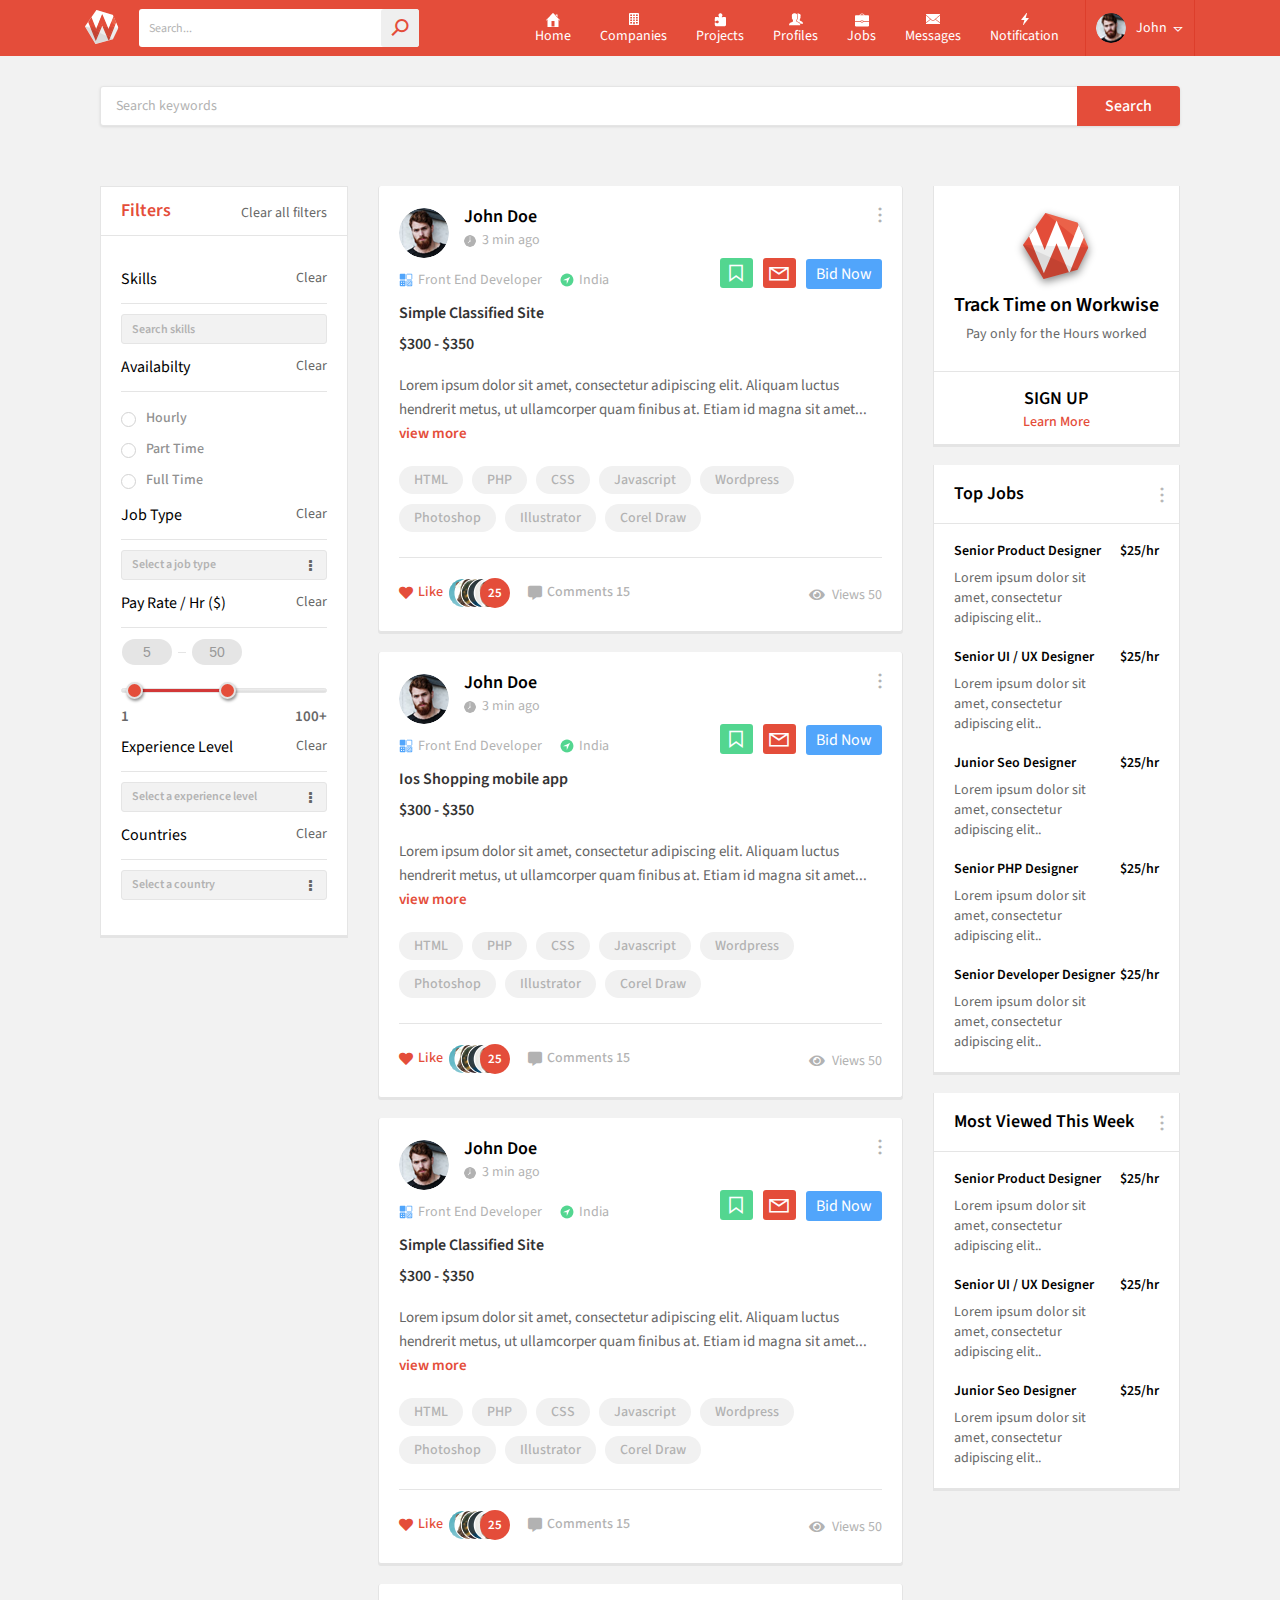
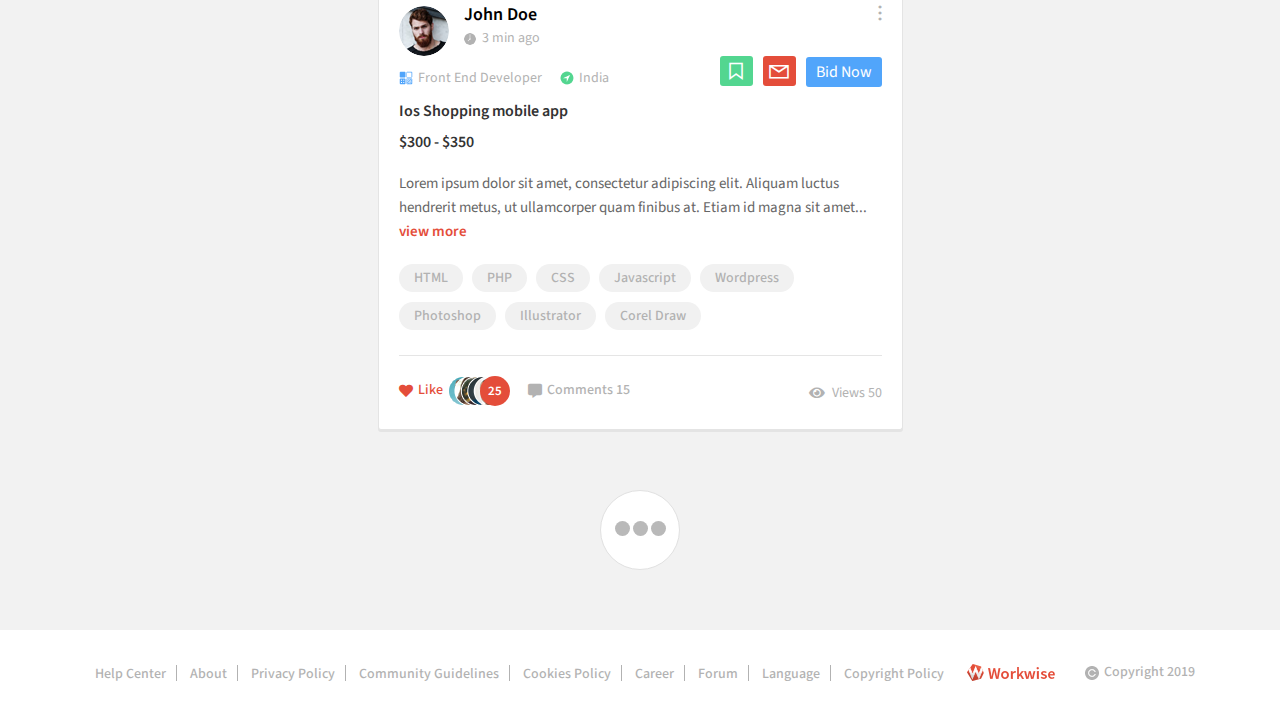
<file: projects.html>
<!DOCTYPE html>
<html>

<!-- Mirrored from gambolthemes.net/workwise-new/projects.html by HTTrack Website Copier/3.x [XR&CO'2014], Sat, 28 Mar 2020 23:24:34 GMT -->
<head>
	<meta charset="UTF-8">
	<title>WorkWise Html Template</title>
	<meta name="viewport" content="width=device-width, initial-scale=1.0">
	<meta name="description" content="" />
	<meta name="keywords" content="" />
	<link rel="stylesheet" type="text/css" href="css/animate.css">
	<link rel="stylesheet" type="text/css" href="css/bootstrap.min.css">
	<link rel="stylesheet" type="text/css" href="css/jquery.range.css">
	<link rel="stylesheet" type="text/css" href="css/line-awesome.css">
	<link rel="stylesheet" type="text/css" href="css/line-awesome-font-awesome.min.css">
	<link href="vendor/fontawesome-free/css/all.min.css" rel="stylesheet" type="text/css">
	<link rel="stylesheet" type="text/css" href="css/font-awesome.min.css">
	<link rel="stylesheet" type="text/css" href="lib/slick/slick.css">
	<link rel="stylesheet" type="text/css" href="lib/slick/slick-theme.css">
	<link rel="stylesheet" type="text/css" href="css/style.css">
	<link rel="stylesheet" type="text/css" href="css/responsive.css">
</head>


<body oncontextmenu="return false;">
	
	<div class="wrapper">	

		<header>
			<div class="container">
				<div class="header-data">
					<div class="logo">
						<a href="index.html" title=""><img src="images/logo.png" alt=""></a>
					</div><!--logo end-->
					<div class="search-bar">
						<form>
							<input type="text" name="search" placeholder="Search...">
							<button type="submit"><i class="la la-search"></i></button>
						</form>
					</div><!--search-bar end-->
					<nav>
						<ul>
							<li>
								<a href="index.html" title="">
									<span><img src="images/icon1.png" alt=""></span>
									Home
								</a>
							</li>
							<li>
								<a href="companies.html" title="">
									<span><img src="images/icon2.png" alt=""></span>
									Companies
								</a>
								<ul>
									<li><a href="companies.html" title="">Companies</a></li>
									<li><a href="company-profile.html" title="">Company Profile</a></li>
								</ul>
							</li>
							<li>
								<a href="projects.html" title="">
									<span><img src="images/icon3.png" alt=""></span>
									Projects
								</a>
							</li>
							<li>
								<a href="profiles.html" title="">
									<span><img src="images/icon4.png" alt=""></span>
									Profiles
								</a>
								<ul>
									<li><a href="user-profile.html" title="">User Profile</a></li>
									<li><a href="my-profile-feed.html" title="">my-profile-feed</a></li>
								</ul>
							</li>
							<li>
								<a href="jobs.html" title="">
									<span><img src="images/icon5.png" alt=""></span>
									Jobs
								</a>
							</li>
							<li>
								<a href="#" title="" class="not-box-openm">
									<span><img src="images/icon6.png" alt=""></span>
									Messages
								</a>
								<div class="notification-box msg" id="message">
									<div class="nt-title">
										<h4>Setting</h4>
										<a href="#" title="">Clear all</a>
									</div>
									<div class="nott-list">
										<div class="notfication-details">
							  				<div class="noty-user-img">
							  					<img src="images/resources/ny-img1.png" alt="">
							  				</div>
							  				<div class="notification-info">
							  					<h3><a href="messages.html" title="">Jassica William</a> </h3>
							  					<p>Lorem ipsum dolor sit amet, consectetur adipisicing elit, sed do.</p>
							  					<span>2 min ago</span>
							  				</div><!--notification-info -->
						  				</div>
						  				<div class="notfication-details">
							  				<div class="noty-user-img">
							  					<img src="images/resources/ny-img2.png" alt="">
							  				</div>
							  				<div class="notification-info">
							  					<h3><a href="messages.html" title="">Jassica William</a></h3>
							  					<p>Lorem ipsum dolor sit amet.</p>
							  					<span>2 min ago</span>
							  				</div><!--notification-info -->
						  				</div>
						  				<div class="notfication-details">
							  				<div class="noty-user-img">
							  					<img src="images/resources/ny-img3.png" alt="">
							  				</div>
							  				<div class="notification-info">
							  					<h3><a href="messages.html" title="">Jassica William</a></h3>
							  					<p>Lorem ipsum dolor sit amet, consectetur adipisicing elit, sed do eiusmod tempo incididunt ut labore et dolore magna aliqua.</p>
							  					<span>2 min ago</span>
							  				</div><!--notification-info -->
						  				</div>
						  				<div class="view-all-nots">
						  					<a href="messages.html" title="">View All Messsages</a>
						  				</div>
									</div><!--nott-list end-->
								</div><!--notification-box end-->
							</li>
							<li>
								<a href="#" title="" class="not-box-open">
									<span><img src="images/icon7.png" alt=""></span>
									Notification
								</a>
								<div class="notification-box noti" id="notification">
									<div class="nt-title">
										<h4>Setting</h4>
										<a href="#" title="">Clear all</a>
									</div>
									<div class="nott-list">
										<div class="notfication-details">
							  				<div class="noty-user-img">
							  					<img src="images/resources/ny-img1.png" alt="">
							  				</div>
							  				<div class="notification-info">
							  					<h3><a href="#" title="">Jassica William</a> Comment on your project.</h3>
							  					<span>2 min ago</span>
							  				</div><!--notification-info -->
						  				</div>
						  				<div class="notfication-details">
							  				<div class="noty-user-img">
							  					<img src="images/resources/ny-img2.png" alt="">
							  				</div>
							  				<div class="notification-info">
							  					<h3><a href="#" title="">Jassica William</a> Comment on your project.</h3>
							  					<span>2 min ago</span>
							  				</div><!--notification-info -->
						  				</div>
						  				<div class="notfication-details">
							  				<div class="noty-user-img">
							  					<img src="images/resources/ny-img3.png" alt="">
							  				</div>
							  				<div class="notification-info">
							  					<h3><a href="#" title="">Jassica William</a> Comment on your project.</h3>
							  					<span>2 min ago</span>
							  				</div><!--notification-info -->
						  				</div>
						  				<div class="notfication-details">
							  				<div class="noty-user-img">
							  					<img src="images/resources/ny-img2.png" alt="">
							  				</div>
							  				<div class="notification-info">
							  					<h3><a href="#" title="">Jassica William</a> Comment on your project.</h3>
							  					<span>2 min ago</span>
							  				</div><!--notification-info -->
						  				</div>
						  				<div class="view-all-nots">
						  					<a href="#" title="">View All Notification</a>
						  				</div>
									</div><!--nott-list end-->
								</div><!--notification-box end-->
							</li>
						</ul>
					</nav><!--nav end-->
					<div class="menu-btn">
						<a href="#" title=""><i class="fa fa-bars"></i></a>
					</div><!--menu-btn end-->
					<div class="user-account">
						<div class="user-info">
							<img src="images/resources/user.png" alt="">
							<a href="#" title="">John</a>
							<i class="la la-sort-down"></i>
						</div>
						<div class="user-account-settingss">
							<h3>Online Status</h3>
							<ul class="on-off-status">
								<li>
									<div class="fgt-sec">
										<input type="radio" name="cc" id="c5">
										<label for="c5">
											<span></span>
										</label>
										<small>Online</small>
									</div>
								</li>
								<li>
									<div class="fgt-sec">
										<input type="radio" name="cc" id="c6">
										<label for="c6">
											<span></span>
										</label>
										<small>Offline</small>
									</div>
								</li>
							</ul>
							<h3>Custom Status</h3>
							<div class="search_form">
								<form>
									<input type="text" name="search">
									<button type="submit">Ok</button>
								</form>
							</div><!--search_form end-->
							<h3>Setting</h3>
							<ul class="us-links">
								<li><a href="profile-account-setting.html" title="">Account Setting</a></li>
								<li><a href="#" title="">Privacy</a></li>
								<li><a href="#" title="">Faqs</a></li>
								<li><a href="#" title="">Terms & Conditions</a></li>
							</ul>
							<h3 class="tc"><a href="sign-in.html" title="">Logout</a></h3>
						</div><!--user-account-settingss end-->
					</div>
				</div><!--header-data end-->
			</div>
		</header><!--header end-->		

		<div class="search-sec">
			<div class="container">
				<div class="search-box">
					<form>
						<input type="text" name="search" placeholder="Search keywords">
						<button type="submit">Search</button>
					</form>
				</div><!--search-box end-->
			</div>
		</div><!--search-sec end-->


		<main>
			<div class="main-section">
				<div class="container">
					<div class="main-section-data">
						<div class="row">
							<div class="col-lg-3">
								<div class="filter-secs">
									<div class="filter-heading">
										<h3>Filters</h3>
										<a href="#" title="">Clear all filters</a>
									</div><!--filter-heading end-->
									<div class="paddy">
										<div class="filter-dd">
											<div class="filter-ttl">
												<h3>Skills</h3>
												<a href="#" title="">Clear</a>
											</div>
											<form>
												<input type="text" name="search-skills" placeholder="Search skills">
											</form>
										</div>
										<div class="filter-dd">
											<div class="filter-ttl">
												<h3>Availabilty</h3>
												<a href="#" title="">Clear</a>
											</div>
											<ul class="avail-checks">
												<li>
													<input type="radio" name="cc" id="c1">
													<label for="c1">
														<span></span>
													</label>
													<small>Hourly</small>
												</li>
												<li>
													<input type="radio" name="cc" id="c2">
													<label for="c2">
														<span></span>
													</label>
													<small>Part Time</small>
												</li>
												<li>
													<input type="radio" name="cc" id="c3">
													<label for="c3">
														<span></span>
													</label>
													<small>Full Time</small>
												</li>
											</ul>
										</div>
										<div class="filter-dd">
											<div class="filter-ttl">
												<h3>Job Type</h3>
												<a href="#" title="">Clear</a>
											</div>
											<form class="job-tp">
												<select>
													<option>Select a job type</option>
													<option>Select a job type</option>
													<option>Select a job type</option>
													<option>Select a job type</option>
												</select>
												<i class="fa fa-ellipsis-v" aria-hidden="true"></i>
											</form>
										</div>
										<div class="filter-dd">
											<div class="filter-ttl">
												<h3>Pay Rate / Hr ($)</h3>
												<a href="#" title="">Clear</a>
											</div>
											<div class="rg-slider">
			                                    <input class="rn-slider slider-input" type="hidden" value="5,50" />
			                                </div>
			                                <div class="rg-limit">
			                                	<h4>1</h4>
			                                	<h4>100+</h4>
			                                </div><!--rg-limit end-->
										</div>
										<div class="filter-dd">
											<div class="filter-ttl">
												<h3>Experience Level</h3>
												<a href="#" title="">Clear</a>
											</div>
											<form class="job-tp">
												<select>
													<option>Select a experience level</option>
													<option>3 years</option>
													<option>4 years</option>
													<option>5 years</option>
												</select>
												<i class="fa fa-ellipsis-v" aria-hidden="true"></i>
											</form>
										</div>
										<div class="filter-dd">
											<div class="filter-ttl">
												<h3>Countries</h3>
												<a href="#" title="">Clear</a>
											</div>
											<form class="job-tp">
												<select>
													<option>Select a country</option>
													<option>United Kingdom</option>
													<option>United States</option>
													<option>Russia</option>
												</select>
												<i class="fa fa-ellipsis-v" aria-hidden="true"></i>
											</form>
										</div>
									</div>
								</div><!--filter-secs end-->
							</div>
							<div class="col-lg-6">
								<div class="main-ws-sec">
									<div class="posts-section">
										<div class="post-bar">
											<div class="post_topbar">
												<div class="usy-dt">
													<img src="images/resources/us-pic.png" alt="">
													<div class="usy-name">
														<h3>John Doe</h3>
														<span><img src="images/clock.png" alt="">3 min ago</span>
													</div>
												</div>
												<div class="ed-opts">
													<a href="#" title="" class="ed-opts-open"><i class="la la-ellipsis-v"></i></a>
													<ul class="ed-options">
														<li><a href="#" title="">Edit Post</a></li>
														<li><a href="#" title="">Unsaved</a></li>
														<li><a href="#" title="">Unbid</a></li>
														<li><a href="#" title="">Close</a></li>
														<li><a href="#" title="">Hide</a></li>
													</ul>
												</div>
											</div>
											<div class="epi-sec">
												<ul class="descp">
													<li><img src="images/icon8.png" alt=""><span>Front End Developer</span></li>
													<li><img src="images/icon9.png" alt=""><span>India</span></li>
												</ul>
												<ul class="bk-links">
													<li><a href="#" title=""><i class="la la-bookmark"></i></a></li>
													<li><a href="#" title=""><i class="la la-envelope"></i></a></li>
													<li><a href="#" title="" class="bid_now">Bid Now</a></li>
												</ul>
											</div>
											<div class="job_descp">
												<h3>Simple Classified Site</h3>
												<ul class="job-dt">
													<li><span>$300 - $350</span></li>
												</ul>
												<p>Lorem ipsum dolor sit amet, consectetur adipiscing elit. Aliquam luctus hendrerit metus, ut ullamcorper quam finibus at. Etiam id magna sit amet... <a href="#" title="">view more</a></p>
												<ul class="skill-tags">
													<li><a href="#" title="">HTML</a></li>
													<li><a href="#" title="">PHP</a></li>
													<li><a href="#" title="">CSS</a></li>
													<li><a href="#" title="">Javascript</a></li>
													<li><a href="#" title="">Wordpress</a></li> 	
													<li><a href="#" title="">Photoshop</a></li> 	
													<li><a href="#" title="">Illustrator</a></li> 	
													<li><a href="#" title="">Corel Draw</a></li> 	
												</ul>
											</div>
											<div class="job-status-bar">
												<ul class="like-com">
													<li>
														<a href="#" class="active"><i class="fas fa-heart"></i> Like</a>
														<img src="images/liked-img.png" alt="">
														<span>25</span>
													</li>
													<li><a href="#" class="com"><i class="fas fa-comment-alt"></i> Comments 15</a></li>
												</ul>
												<a href="#"><i class="fas fa-eye"></i>Views 50</a>
											</div>
										</div><!--post-bar end-->
										<div class="post-bar">
											<div class="post_topbar">
												<div class="usy-dt">
													<img src="images/resources/us-pic.png" alt="">
													<div class="usy-name">
														<h3>John Doe</h3>
														<span><img src="images/clock.png" alt="">3 min ago</span>
													</div>
												</div>
												<div class="ed-opts">
													<a href="#" title="" class="ed-opts-open"><i class="la la-ellipsis-v"></i></a>
													<ul class="ed-options">
														<li><a href="#" title="">Edit Post</a></li>
														<li><a href="#" title="">Unsaved</a></li>
														<li><a href="#" title="">Unbid</a></li>
														<li><a href="#" title="">Close</a></li>
														<li><a href="#" title="">Hide</a></li>
													</ul>
												</div>
											</div>
											<div class="epi-sec">
												<ul class="descp">
													<li><img src="images/icon8.png" alt=""><span>Front End Developer</span></li>
													<li><img src="images/icon9.png" alt=""><span>India</span></li>
												</ul>
												<ul class="bk-links">
													<li><a href="#" title=""><i class="la la-bookmark"></i></a></li>
													<li><a href="#" title=""><i class="la la-envelope"></i></a></li>
													<li><a href="#" title="" class="bid_now">Bid Now</a></li>
												</ul>
											</div>
											<div class="job_descp">
												<h3>Ios Shopping mobile app</h3>
												<ul class="job-dt">
													<li><span>$300 - $350</span></li>
												</ul>
												<p>Lorem ipsum dolor sit amet, consectetur adipiscing elit. Aliquam luctus hendrerit metus, ut ullamcorper quam finibus at. Etiam id magna sit amet... <a href="#" title="">view more</a></p>
												<ul class="skill-tags">
													<li><a href="#" title="">HTML</a></li>
													<li><a href="#" title="">PHP</a></li>
													<li><a href="#" title="">CSS</a></li>
													<li><a href="#" title="">Javascript</a></li>
													<li><a href="#" title="">Wordpress</a></li> 	
													<li><a href="#" title="">Photoshop</a></li> 	
													<li><a href="#" title="">Illustrator</a></li> 	
													<li><a href="#" title="">Corel Draw</a></li> 	
												</ul>
											</div>
											<div class="job-status-bar">
												<ul class="like-com">
													<li>
														<a href="#" class="active"><i class="fas fa-heart"></i> Like</a>
														<img src="images/liked-img.png" alt="">
														<span>25</span>
													</li>
													<li><a href="#" class="com"><i class="fas fa-comment-alt"></i> Comments 15</a></li>
												</ul>
												<a href="#"><i class="fas fa-eye"></i>Views 50</a>
											</div>
										</div><!--post-bar end-->
										<div class="post-bar">
											<div class="post_topbar">
												<div class="usy-dt">
													<img src="images/resources/us-pic.png" alt="">
													<div class="usy-name">
														<h3>John Doe</h3>
														<span><img src="images/clock.png" alt="">3 min ago</span>
													</div>
												</div>
												<div class="ed-opts">
													<a href="#" title="" class="ed-opts-open"><i class="la la-ellipsis-v"></i></a>
													<ul class="ed-options">
														<li><a href="#" title="">Edit Post</a></li>
														<li><a href="#" title="">Unsaved</a></li>
														<li><a href="#" title="">Unbid</a></li>
														<li><a href="#" title="">Close</a></li>
														<li><a href="#" title="">Hide</a></li>
													</ul>
												</div>
											</div>
											<div class="epi-sec">
												<ul class="descp">
													<li><img src="images/icon8.png" alt=""><span>Front End Developer</span></li>
													<li><img src="images/icon9.png" alt=""><span>India</span></li>
												</ul>
												<ul class="bk-links">
													<li><a href="#" title=""><i class="la la-bookmark"></i></a></li>
													<li><a href="#" title=""><i class="la la-envelope"></i></a></li>
													<li><a href="#" title="" class="bid_now">Bid Now</a></li>
												</ul>
											</div>
											<div class="job_descp">
												<h3>Simple Classified Site</h3>
												<ul class="job-dt">
													<li><span>$300 - $350</span></li>
												</ul>
												<p>Lorem ipsum dolor sit amet, consectetur adipiscing elit. Aliquam luctus hendrerit metus, ut ullamcorper quam finibus at. Etiam id magna sit amet... <a href="#" title="">view more</a></p>
												<ul class="skill-tags">
													<li><a href="#" title="">HTML</a></li>
													<li><a href="#" title="">PHP</a></li>
													<li><a href="#" title="">CSS</a></li>
													<li><a href="#" title="">Javascript</a></li>
													<li><a href="#" title="">Wordpress</a></li> 	
													<li><a href="#" title="">Photoshop</a></li> 	
													<li><a href="#" title="">Illustrator</a></li> 	
													<li><a href="#" title="">Corel Draw</a></li> 	
												</ul>
											</div>
											<div class="job-status-bar">
												<ul class="like-com">
													<li>
														<a href="#" class="active"><i class="fas fa-heart"></i> Like</a>
														<img src="images/liked-img.png" alt="">
														<span>25</span>
													</li>
													<li><a href="#" class="com"><i class="fas fa-comment-alt"></i> Comments 15</a></li>
												</ul>
												<a href="#"><i class="fas fa-eye"></i>Views 50</a>
											</div>
										</div><!--post-bar end-->
										<div class="post-bar">
											<div class="post_topbar">
												<div class="usy-dt">
													<img src="images/resources/us-pic.png" alt="">
													<div class="usy-name">
														<h3>John Doe</h3>
														<span><img src="images/clock.png" alt="">3 min ago</span>
													</div>
												</div>
												<div class="ed-opts">
													<a href="#" title="" class="ed-opts-open"><i class="la la-ellipsis-v"></i></a>
													<ul class="ed-options">
														<li><a href="#" title="">Edit Post</a></li>
														<li><a href="#" title="">Unsaved</a></li>
														<li><a href="#" title="">Unbid</a></li>
														<li><a href="#" title="">Close</a></li>
														<li><a href="#" title="">Hide</a></li>
													</ul>
												</div>
											</div>
											<div class="epi-sec">
												<ul class="descp">
													<li><img src="images/icon8.png" alt=""><span>Front End Developer</span></li>
													<li><img src="images/icon9.png" alt=""><span>India</span></li>
												</ul>
												<ul class="bk-links">
													<li><a href="#" title=""><i class="la la-bookmark"></i></a></li>
													<li><a href="#" title=""><i class="la la-envelope"></i></a></li>
													<li><a href="#" title="" class="bid_now">Bid Now</a></li>
												</ul>
											</div>
											<div class="job_descp">
												<h3>Ios Shopping mobile app</h3>
												<ul class="job-dt">
													<li><span>$300 - $350</span></li>
												</ul>
												<p>Lorem ipsum dolor sit amet, consectetur adipiscing elit. Aliquam luctus hendrerit metus, ut ullamcorper quam finibus at. Etiam id magna sit amet... <a href="#" title="">view more</a></p>
												<ul class="skill-tags">
													<li><a href="#" title="">HTML</a></li>
													<li><a href="#" title="">PHP</a></li>
													<li><a href="#" title="">CSS</a></li>
													<li><a href="#" title="">Javascript</a></li>
													<li><a href="#" title="">Wordpress</a></li> 	
													<li><a href="#" title="">Photoshop</a></li> 	
													<li><a href="#" title="">Illustrator</a></li> 	
													<li><a href="#" title="">Corel Draw</a></li> 	
												</ul>
											</div>
											<div class="job-status-bar">
												<ul class="like-com">
													<li>
														<a href="#" class="active"><i class="fas fa-heart"></i> Like</a>
														<img src="images/liked-img.png" alt="">
														<span>25</span>
													</li>
													<li><a href="#" class="com"><i class="fas fa-comment-alt"></i> Comments 15</a></li>
												</ul>
												<a href="#"><i class="fas fa-eye"></i>Views 50</a>
											</div>
										</div><!--post-bar end-->
										<div class="process-comm">
											<div class="spinner">
												<div class="bounce1"></div>
												<div class="bounce2"></div>
												<div class="bounce3"></div>
											</div>
										</div><!--process-comm end-->
									</div><!--posts-section end-->
								</div><!--main-ws-sec end-->
							</div>
							<div class="col-lg-3">
								<div class="right-sidebar">
									<div class="widget widget-about">
										<img src="images/wd-logo.png" alt="">
										<h3>Track Time on Workwise</h3>
										<span>Pay only for the Hours worked</span>
										<div class="sign_link">
											<h3><a href="sign-in.html" title="">Sign up</a></h3>
											<a href="#" title="">Learn More</a>
										</div>
									</div><!--widget-about end-->
									<div class="widget widget-jobs">
										<div class="sd-title">
											<h3>Top Jobs</h3>
											<i class="la la-ellipsis-v"></i>
										</div>
										<div class="jobs-list">
											<div class="job-info">
												<div class="job-details">
													<h3>Senior Product Designer</h3>
													<p>Lorem ipsum dolor sit amet, consectetur adipiscing elit..</p>
												</div>
												<div class="hr-rate">
													<span>$25/hr</span>
												</div>
											</div><!--job-info end-->
											<div class="job-info">
												<div class="job-details">
													<h3>Senior UI / UX Designer</h3>
													<p>Lorem ipsum dolor sit amet, consectetur adipiscing elit..</p>
												</div>
												<div class="hr-rate">
													<span>$25/hr</span>
												</div>
											</div><!--job-info end-->
											<div class="job-info">
												<div class="job-details">
													<h3>Junior Seo Designer</h3>
													<p>Lorem ipsum dolor sit amet, consectetur adipiscing elit..</p>
												</div>
												<div class="hr-rate">
													<span>$25/hr</span>
												</div>
											</div><!--job-info end-->
											<div class="job-info">
												<div class="job-details">
													<h3>Senior PHP Designer</h3>
													<p>Lorem ipsum dolor sit amet, consectetur adipiscing elit..</p>
												</div>
												<div class="hr-rate">
													<span>$25/hr</span>
												</div>
											</div><!--job-info end-->
											<div class="job-info">
												<div class="job-details">
													<h3>Senior Developer Designer</h3>
													<p>Lorem ipsum dolor sit amet, consectetur adipiscing elit..</p>
												</div>
												<div class="hr-rate">
													<span>$25/hr</span>
												</div>
											</div><!--job-info end-->
										</div><!--jobs-list end-->
									</div><!--widget-jobs end-->
									<div class="widget widget-jobs">
										<div class="sd-title">
											<h3>Most Viewed This Week</h3>
											<i class="la la-ellipsis-v"></i>
										</div>
										<div class="jobs-list">
											<div class="job-info">
												<div class="job-details">
													<h3>Senior Product Designer</h3>
													<p>Lorem ipsum dolor sit amet, consectetur adipiscing elit..</p>
												</div>
												<div class="hr-rate">
													<span>$25/hr</span>
												</div>
											</div><!--job-info end-->
											<div class="job-info">
												<div class="job-details">
													<h3>Senior UI / UX Designer</h3>
													<p>Lorem ipsum dolor sit amet, consectetur adipiscing elit..</p>
												</div>
												<div class="hr-rate">
													<span>$25/hr</span>
												</div>
											</div><!--job-info end-->
											<div class="job-info">
												<div class="job-details">
													<h3>Junior Seo Designer</h3>
													<p>Lorem ipsum dolor sit amet, consectetur adipiscing elit..</p>
												</div>
												<div class="hr-rate">
													<span>$25/hr</span>
												</div>
											</div><!--job-info end-->
										</div><!--jobs-list end-->
									</div><!--widget-jobs end-->
								</div><!--right-sidebar end-->
							</div>
						</div>
					</div><!-- main-section-data end-->
				</div> 
			</div>
		</main>
		
		<footer>
			<div class="footy-sec mn no-margin">
				<div class="container">
					<ul>
						<li><a href="help-center.html" title="">Help Center</a></li>
						<li><a href="about.html" title="">About</a></li>
						<li><a href="#" title="">Privacy Policy</a></li>
						<li><a href="#" title="">Community Guidelines</a></li>
						<li><a href="#" title="">Cookies Policy</a></li>
						<li><a href="#" title="">Career</a></li>
						<li><a href="forum.html" title="">Forum</a></li>
						<li><a href="#" title="">Language</a></li>
						<li><a href="#" title="">Copyright Policy</a></li>
					</ul>
					<p><img src="images/copy-icon2.png" alt="">Copyright 2019</p>
					<img class="fl-rgt" src="images/logo2.png" alt="">
				</div>
			</div>
		</footer>		

	</div><!--theme-layout end-->



<script type="text/javascript" src="js/jquery.min.js"></script>
<script type="text/javascript" src="js/popper.js"></script>
<script type="text/javascript" src="js/bootstrap.min.js"></script>
<script type="text/javascript" src="js/jquery.range-min.js"></script>
<script type="text/javascript" src="lib/slick/slick.min.js"></script>
<script type="text/javascript" src="js/script.js"></script>
</body>

<!-- Mirrored from gambolthemes.net/workwise-new/projects.html by HTTrack Website Copier/3.x [XR&CO'2014], Sat, 28 Mar 2020 23:24:34 GMT -->
</html>
</file>
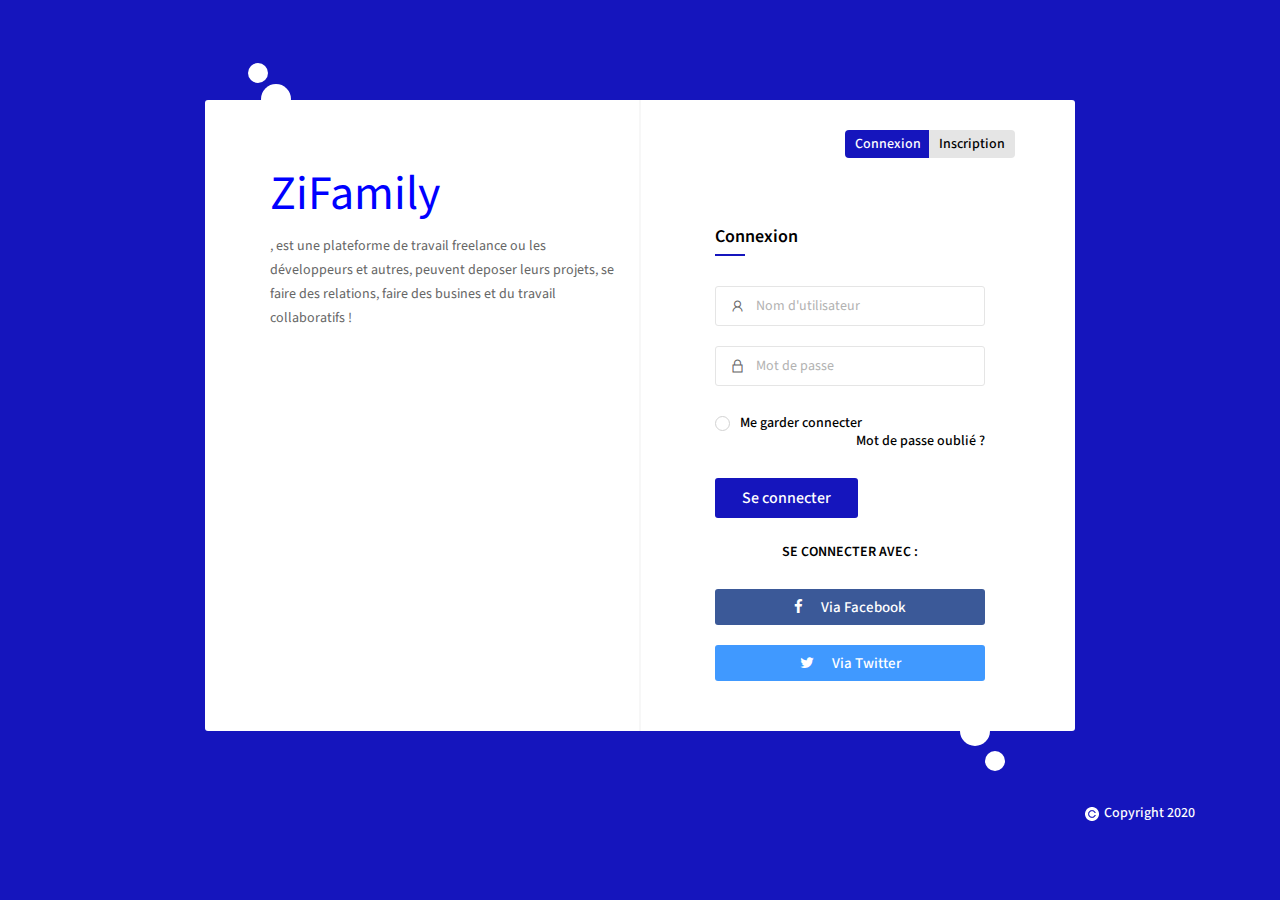
<file: sign-in.html>
<!DOCTYPE html>
<html>

<!-- Mirrored from gambolthemes.net/workwise-new/sign-in.html by HTTrack Website Copier/3.x [XR&CO'2014], Sat, 28 Mar 2020 23:19:16 GMT -->
<head>
	<meta charset="UTF-8">
	<title> ZiFamily</title>
	<meta name="viewport" content="width=device-width, initial-scale=1.0">
	<meta name="description" content="" />
	<meta name="keywords" content="" />
	<link rel="stylesheet" type="text/css" href="css/animate.css">
	<link rel="stylesheet" type="text/css" href="css/bootstrap.min.css">
	<link rel="stylesheet" type="text/css" href="css/line-awesome.css">
	<link rel="stylesheet" type="text/css" href="css/line-awesome-font-awesome.min.css">
	<link href="vendor/fontawesome-free/css/all.min.css" rel="stylesheet" type="text/css">
	<link rel="stylesheet" type="text/css" href="css/font-awesome.min.css">
	<link rel="stylesheet" type="text/css" href="lib/slick/slick.css">
	<link rel="stylesheet" type="text/css" href="lib/slick/slick-theme.css">
	<link rel="stylesheet" type="text/css" href="css/style.css">
	<link rel="stylesheet" type="text/css" href="css/responsive.css">
</head>


<body class="sign-in" >
	

	<div class="wrapper">		

		<div class="sign-in-page">
			<div class="signin-popup">
				<div class="signin-pop">
					<div class="row">
						<div class="col-lg-6">
							<div class="cmp-info">
								<div class="cm-logo">
									<h2 style="color: blue;font-size: xxx-large;">ZiFamily</h2>
									<br>	
									<!--<img src="images/cm-logo.png" alt="">-->
									<p>,  est une plateforme de travail freelance ou les développeurs et autres, peuvent deposer leurs projets, se faire des relations, faire des busines et du travail collaboratifs !</p>
								</div><!--cm-logo end-->	
								<!--<img src="images/cm-main-img.png" alt="">	-->		
							</div><!--cmp-info end-->
						</div>
						<div class="col-lg-6">
							<div class="login-sec">
								<ul class="sign-control">
									<li data-tab="tab-1" class="current"><a href="#" title="">Connexion</a></li>				
									<li data-tab="tab-2"><a href="#" title="">Inscription</a></li>				
								</ul>			
								<div class="sign_in_sec current" id="tab-1">
									
									<h3>Connexion</h3>
									<form>
										<div class="row">
											<div class="col-lg-12 no-pdd">
												<div class="sn-field">
													<input type="text" name="username" placeholder="Nom d'utilisateur">
													<i class="la la-user"></i>
												</div><!--sn-field end-->
											</div>
											<div class="col-lg-12 no-pdd">
												<div class="sn-field">
													<input type="password" name="password" placeholder="Mot de passe">
													<i class="la la-lock"></i>
												</div>
											</div>
											<div class="col-lg-12 no-pdd">
												<div class="checky-sec">
													<div class="fgt-sec">
														<input type="checkbox" name="cc" id="c1">
														<label for="c1">
															<span></span>
														</label>
														<small>Me garder connecter</small>
													</div><!--fgt-sec end-->
													<a href="#" title="">Mot de passe oublié ?</a>
												</div>
											</div>
											<div class="col-lg-12 no-pdd">
												<button type="submit" value="submit" style="background-color:rgb(21, 21, 189)">Se connecter</button>
											</div>
										</div>
									</form>
									<div class="login-resources">
										<h4>Se connecter avec : </h4>
										<ul>
											<li><a href="#" title="" class="fb"><i class="fa fa-facebook"></i> Via Facebook</a></li>
											<li><a href="#" title="" class="tw"><i class="fa fa-twitter"></i> Via Twitter</a></li>
										</ul>
									</div><!--login-resources end-->
								</div><!--sign_in_sec end-->
								<div class="sign_in_sec" id="tab-2">
									<div class="signup-tab">
										<i class="fa fa-long-arrow-left"></i>
										<h2>zifams@example.com</h2>
										<ul>
											<li data-tab="tab-3" class="current" ><a href="#" title="" >Utilisateur simple</a></li>
											<li data-tab="tab-4"><a href="#" title="">Entreprise</a></li>
										</ul>
									</div><!--signup-tab end-->	
									<div class="dff-tab current" id="tab-3">
										<form>
											<div class="row">
												<div class="col-lg-12 no-pdd">
													<div class="sn-field">
														<input type="text" name="name" placeholder="Nom et Prénoms">
														<i class="la la-user"></i>
													</div>
												</div>
												<div class="col-lg-12 no-pdd">
													<div class="sn-field">
														<input type="text" name="country" placeholder="Pays">
														<i class="la la-globe"></i>
													</div>
												</div>
												<div class="col-lg-12 no-pdd">
													<div class="sn-field">
														<select>
															<option disabled>Spécialité</option>
															<option>Développement Web</option>
															<option>Architecture réseau</option>
															<option>Data Science</option>
															<option>Intelligence Artificielle</option>
														</select>
														<i class="la la-dropbox"></i>
														<span><i class="fa fa-ellipsis-h"></i></span>
													</div>
												</div>
												<div class="col-lg-12 no-pdd">
													<div class="sn-field">
														<input type="password" name="password" placeholder="Mot de passe">
														<i class="la la-lock"></i>
													</div>
												</div>
												<div class="col-lg-12 no-pdd">
													<div class="sn-field">
														<input type="password" name="repeat-password" placeholder="Re-entrer le mot de passe">
														<i class="la la-lock"></i>
													</div>
												</div>
												<div class="col-lg-12 no-pdd">
													<div class="checky-sec st2">
														<div class="fgt-sec">
															<input type="checkbox" name="cc" id="c2">
															<label for="c2">
																<span></span>
															</label>
															<small>Oui, j'ai compris et j'accepte les termes et conditions de ZiFamily.</small>
														</div><!--fgt-sec end-->
													</div>
												</div>
												<div class="col-lg-12 no-pdd">
													<button type="submit" value="submit" style="background-color: rgb(21, 21, 189);">Démarrer</button>
												</div>
											</div>
										</form>
									</div><!--dff-tab end-->
									<div class="dff-tab" id="tab-4">
										<form>
											<div class="row">
												<div class="col-lg-12 no-pdd">
													<div class="sn-field">
														<input type="text" name="company-name" placeholder="Nom de l'Entreprise">
														<i class="la la-building"></i>
													</div>
												</div>
												<div class="col-lg-12 no-pdd">
													<div class="sn-field">
														<input type="text" name="country" placeholder="Pays">
														<i class="la la-globe"></i>
													</div>
												</div>
												<div class="col-lg-12 no-pdd">
													<div class="sn-field">
														<input type="password" name="password" placeholder="Mot de passe">
														<i class="la la-lock"></i>
													</div>
												</div>
												<div class="col-lg-12 no-pdd">
													<div class="sn-field">
														<input type="password" name="repeat-password" placeholder="Re-entrer le  mot de passe">
														<i class="la la-lock"></i>
													</div>
												</div>
												<div class="col-lg-12 no-pdd">
													<div class="checky-sec st2">
														<div class="fgt-sec">
															<input type="checkbox" name="cc" id="c3">
															<label for="c3">
																<span></span>
															</label>
															<small>Oui, j'ai compris et j'accepte les termes et conditions de ZiFamily.</<small>
														</div><!--fgt-sec end-->
													</div>
												</div>
												<div class="col-lg-12 no-pdd">
													<button type="submit" value="submit" style="background-color: rgb(21, 21, 189);">Démarrer</button>
												</div>
											</div>
										</form>
									</div><!--dff-tab end-->
								</div>		
							</div><!--login-sec end-->
						</div>
					</div>		
				</div><!--signin-pop end-->
			</div><!--signin-popup end-->
			<div class="footy-sec">
				<div class="container">
					<!--<ul>
						<li><a href="help-center.html" title="">Help Center</a></li>
						<li><a href="about.html" title="">About</a></li>
						<li><a href="#" title="">Privacy Policy</a></li>
						<li><a href="#" title="">Community Guidelines</a></li>
						<li><a href="#" title="">Cookies Policy</a></li>
						<li><a href="#" title="">Career</a></li>
						<li><a href="forum.html" title="">Forum</a></li>
						<li><a href="#" title="">Language</a></li>
						<li><a href="#" title="">Copyright Policy</a></li>
					</ul>-->
					<p><img src="images/copy-icon.png" alt="">Copyright 2020</p>
				</div>
			</div><!--footy-sec end-->
		</div><!--sign-in-page end-->


	</div><!--theme-layout end-->



<script type="text/javascript" src="js/jquery.min.js"></script>
<script type="text/javascript" src="js/popper.js"></script>
<script type="text/javascript" src="js/bootstrap.min.js"></script>
<script type="text/javascript" src="lib/slick/slick.min.js"></script>
<script type="text/javascript" src="js/script.js"></script>
</body>

<!-- Mirrored from gambolthemes.net/workwise-new/sign-in.html by HTTrack Website Copier/3.x [XR&CO'2014], Sat, 28 Mar 2020 23:20:21 GMT -->
</html>
</file>
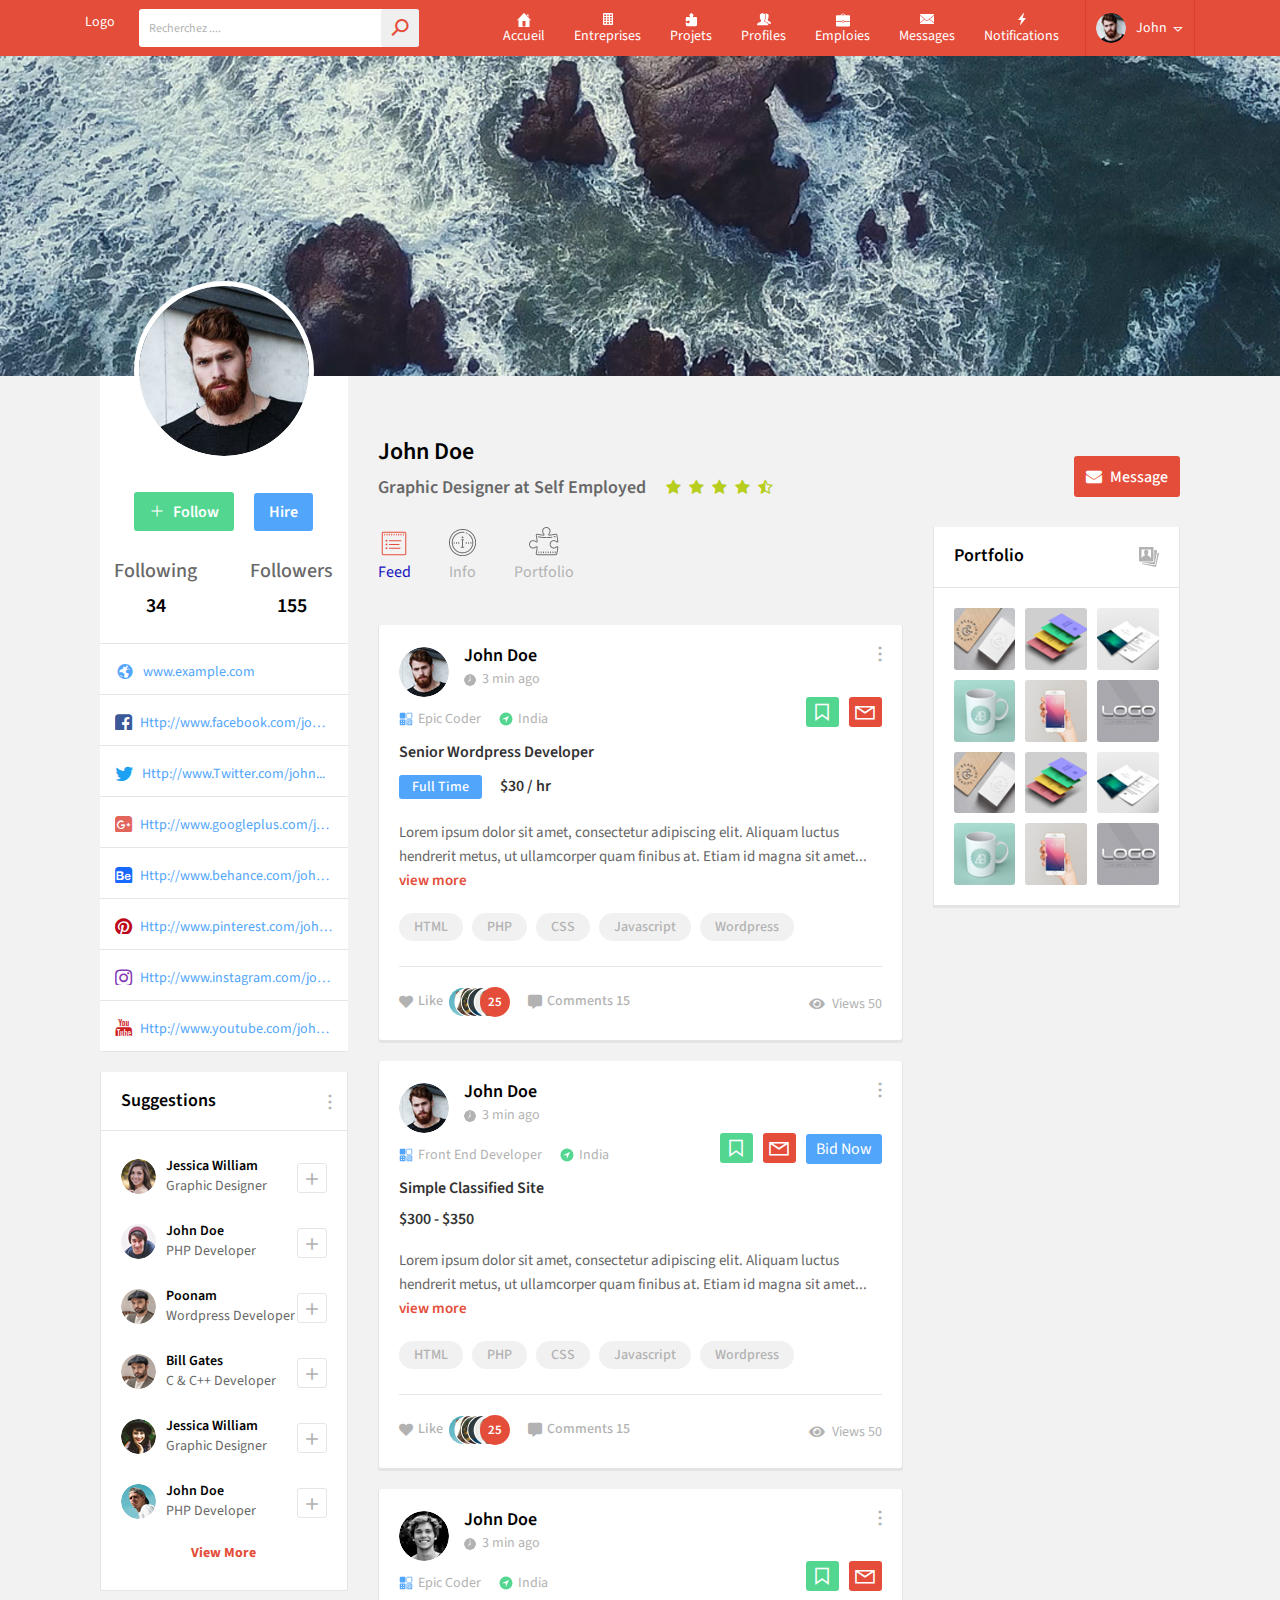
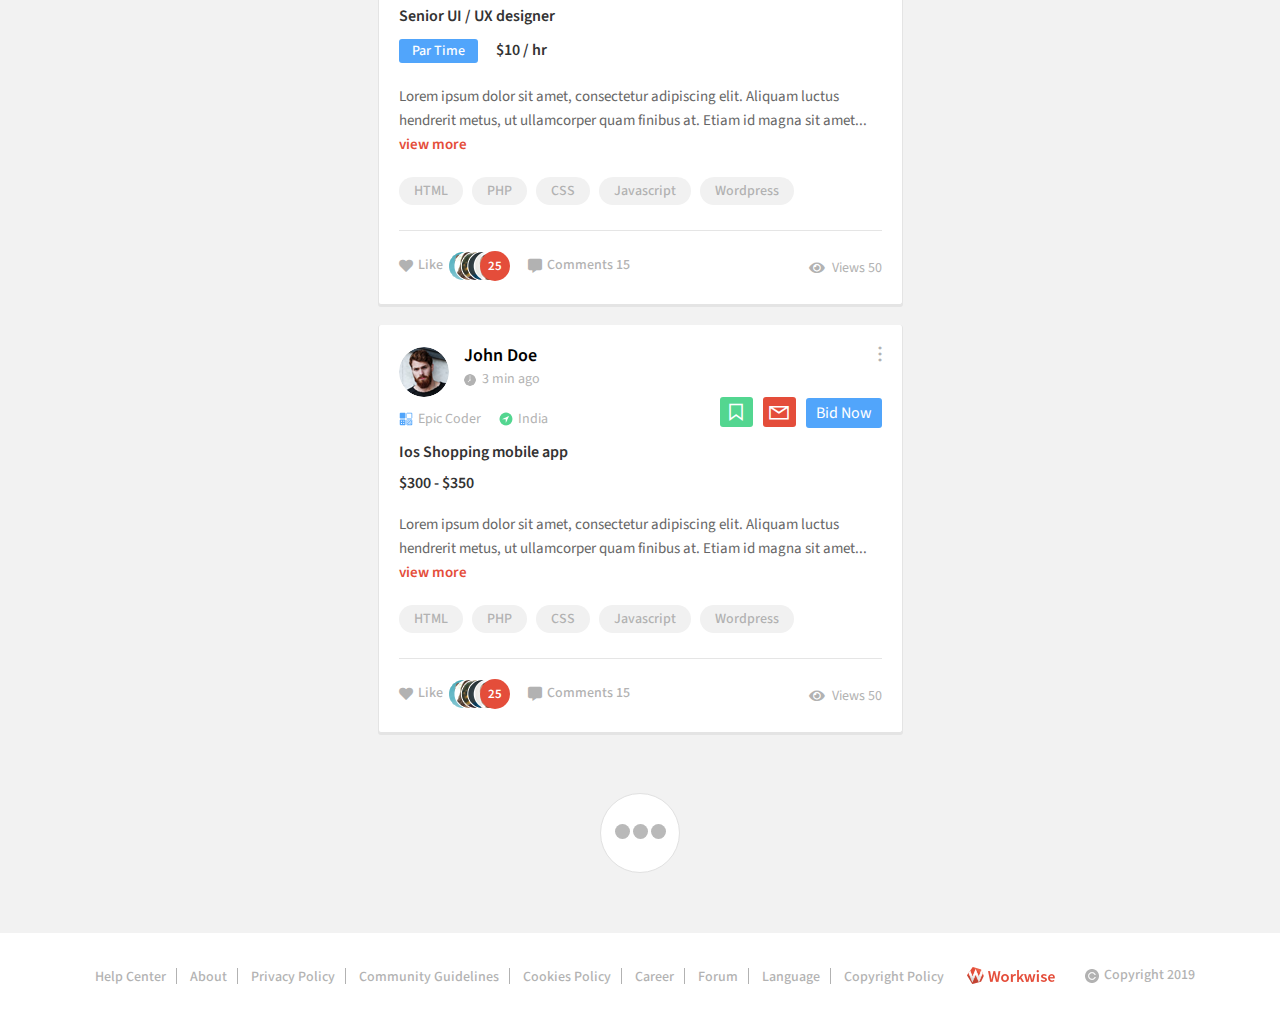
<file: user-profile.html>
<!DOCTYPE html>
<html>

<!-- Mirrored from gambolthemes.net/workwise-new/user-profile.html by HTTrack Website Copier/3.x [XR&CO'2014], Sat, 28 Mar 2020 23:24:43 GMT -->
<head>
	<meta charset="UTF-8">
	<title>ZiFamily</title>
	<meta name="viewport" content="width=device-width, initial-scale=1.0">
	<meta name="description" content="" />
	<meta name="keywords" content="" />
	<link rel="stylesheet" type="text/css" href="css/animate.css">
	<link rel="stylesheet" type="text/css" href="css/bootstrap.min.css">
	<link rel="stylesheet" type="text/css" href="css/line-awesome.css">
	<link rel="stylesheet" type="text/css" href="css/line-awesome-font-awesome.min.css">
	<link href="vendor/fontawesome-free/css/all.min.css" rel="stylesheet" type="text/css">
	<link rel="stylesheet" type="text/css" href="css/font-awesome.min.css">
	<link rel="stylesheet" type="text/css" href="lib/slick/slick.css">
	<link rel="stylesheet" type="text/css" href="lib/slick/slick-theme.css">
	<link rel="stylesheet" type="text/css" href="css/style.css">
	<link rel="stylesheet" type="text/css" href="css/responsive.css">
</head>


<body oncontextmenu="return false;">
	<div class="wrapper">
		<header>
			<div class="container">
				<div class="header-data">
					<div class="logo">
						<a href="index.html" title=""><p style="color: white;">Logo</p><!--<img src="images/logo.png" alt="">--></a>
					</div><!--logo end-->
					<div class="search-bar">
						<form>
							<input type="text" name="search" placeholder="Recherchez ....">
							<button type="submit"><i class="la la-search"></i></button>
						</form>
					</div><!--search-bar end-->
					<nav>
						<ul>
							<li>
								<a href="index.html" title="">
									<span><img src="images/icon1.png" alt=""></span>
									Accueil
								</a>
							</li>
							<li>
								<a href="companies.html" title="">
									<span><img src="images/icon2.png" alt=""></span>
									Entreprises
								</a>
								<ul>
									<li><a href="companies.html" title="">Companies</a></li>
									<li><a href="company-profile.html" title="">Company Profile</a></li>
								</ul>
							</li>
							<li>
								<a href="projects.html" title="">
									<span><img src="images/icon3.png" alt=""></span>
									Projets
								</a>
							</li>
							<li>
								<a href="profiles.html" title="">
									<span><img src="images/icon4.png" alt=""></span>
									Profiles
								</a>
								<ul>
									<li><a href="user-profile.html" title="">User Profile</a></li>
									<li><a href="my-profile-feed.html" title="">my-profile-feed</a></li>
								</ul>
							</li>
							<li>
								<a href="jobs.html" title="">
									<span><img src="images/icon5.png" alt=""></span>
									Emploies
								</a>
							</li>
							<li>
								<a href="#" title="" class="not-box-openm">
									<span><img src="images/icon6.png" alt=""></span>
									Messages
								</a>
								<div class="notification-box msg" id="message">
									<!--<div class="nt-title">
										<h4>Réglages</h4>
										<a href="#" title="">Clear all</a>
									</div>-->
									<div class="nott-list">
										<div class="notfication-details">
							  				<div class="noty-user-img">
							  					<img src="images/resources/ny-img1.png" alt="">
							  				</div>
							  				<div class="notification-info">
							  					<h3><a href="messages.html" title="">Jassica William</a> </h3>
							  					<p>Lorem ipsum dolor sit amet, consectetur adipisicing elit, sed do.</p>
							  					<span>2 min ago</span>
							  				</div><!--notification-info -->
						  				</div>
						  				<div class="notfication-details">
							  				<div class="noty-user-img">
							  					<img src="images/resources/ny-img2.png" alt="">
							  				</div>
							  				<div class="notification-info">
							  					<h3><a href="messages.html" title="">Jassica William</a></h3>
							  					<p>Lorem ipsum dolor sit amet.</p>
							  					<span>2 min ago</span>
							  				</div><!--notification-info -->
						  				</div>
						  				<div class="notfication-details">
							  				<div class="noty-user-img">
							  					<img src="images/resources/ny-img3.png" alt="">
							  				</div>
							  				<div class="notification-info">
							  					<h3><a href="messages.html" title="">Jassica William</a></h3>
							  					<p>Lorem ipsum dolor sit amet, consectetur adipisicing elit, sed do eiusmod tempo incididunt ut labore et dolore magna aliqua.</p>
							  					<span>2 min ago</span>
							  				</div><!--notification-info -->
						  				</div>
						  				<div class="view-all-nots">
						  					<a href="messages.html" title="">Voir tous les messages</a>
						  				</div>
									</div><!--nott-list end-->
								</div><!--notification-box end-->
							</li>
							<li>
								<a href="#" title="" class="not-box-open">
									<span><img src="images/icon7.png" alt=""></span>
									Notifications
								</a>
								<div class="notification-box noti" id="notification">
									<!--<div class="nt-title">
										<h4>Setting</h4>
										<a href="#" title="">Clear all</a>
									</div>-->
									<div class="nott-list">
										<div class="notfication-details">
							  				<div class="noty-user-img">
							  					<img src="images/resources/ny-img1.png" alt="">
							  				</div>
							  				<div class="notification-info">
							  					<h3><a href="#" title="">Jassica William</a> Comment on your project.</h3>
							  					<span>2 min ago</span>
							  				</div><!--notification-info -->
						  				</div>
						  				<div class="notfication-details">
							  				<div class="noty-user-img">
							  					<img src="images/resources/ny-img2.png" alt="">
							  				</div>
							  				<div class="notification-info">
							  					<h3><a href="#" title="">Jassica William</a> Comment on your project.</h3>
							  					<span>2 min ago</span>
							  				</div><!--notification-info -->
						  				</div>
						  				<div class="notfication-details">
							  				<div class="noty-user-img">
							  					<img src="images/resources/ny-img3.png" alt="">
							  				</div>
							  				<div class="notification-info">
							  					<h3><a href="#" title="">Jassica William</a> Comment on your project.</h3>
							  					<span>2 min ago</span>
							  				</div><!--notification-info -->
						  				</div>
						  				<div class="notfication-details">
							  				<div class="noty-user-img">
							  					<img src="images/resources/ny-img2.png" alt="">
							  				</div>
							  				<div class="notification-info">
							  					<h3><a href="#" title="">Jassica William</a> Comment on your project.</h3>
							  					<span>2 min ago</span>
							  				</div><!--notification-info -->
						  				</div>
						  				<div class="view-all-nots">
						  					<a href="#" title="">Voir toutes les notifications</a>
						  				</div>
									</div><!--nott-list end-->
								</div><!--notification-box end-->
							</li>
						</ul>
					</nav><!--nav end-->
					<div class="menu-btn">
						<a href="#" title=""><i class="fa fa-bars"></i></a>
					</div><!--menu-btn end-->
					<div class="user-account">
						<div class="user-info">
							<img src="images/resources/user.png" alt="">
							<a href="#" title="">John</a>
							<i class="la la-sort-down"></i>
						</div>
						<div class="user-account-settingss">
							<h3> Status</h3>
							<ul class="on-off-status">
								<li>
									<div class="fgt-sec">
										<input type="radio" name="cc" id="c5">
										<label for="c5">
											<span></span>
										</label>
										<small>En ligne</small>
									</div>
								</li>
								<li>
									<div class="fgt-sec">
										<input type="radio" name="cc" id="c6">
										<label for="c6">
											<span></span>
										</label>
										<small>Hors ligne</small>
									</div>
								</li>
							</ul>
							<h3> Status personnalisé</h3>
							<div class="search_form">
								<form>
									<input type="text" name="search">
									<button type="submit">Ok</button>
								</form>
							</div><!--search_form end-->
							<h3>Réglages</h3>
							<ul class="us-links">
								<li><a href="profile-account-setting.html" title="">Account Setting</a></li>
								<li><a href="#" title="">Privacy</a></li>
								<li><a href="#" title="">Faqs</a></li>
								<li><a href="#" title="">Terms & Conditions</a></li>
							</ul>
							<h3 class="tc"><a href="sign-in.html" title="">Déconnexion</a></h3>
						</div><!--user-account-settingss end-->
					</div>
				</div><!--header-data end-->
			</div>
		</header><!--header end-->	


		<section class="cover-sec">
			<img src="images/resources/cover-img.jpg" alt="">
		</section>


		<main>
			<div class="main-section">
				<div class="container">
					<div class="main-section-data">
						<div class="row">
							<div class="col-lg-3">
								<div class="main-left-sidebar">
									<div class="user_profile">
										<div class="user-pro-img">
											<img src="images/resources/user-pro-img.png" alt="">
										</div><!--user-pro-img end-->
										<div class="user_pro_status">
											<ul class="flw-hr">
												<li><a href="#" title="" class="flww"><i class="la la-plus"></i> Follow</a></li>
												<li><a href="#" title="" class="hre">Hire</a></li>
											</ul>
											<ul class="flw-status">
												<li>
													<span>Following</span>
													<b>34</b>
												</li>
												<li>
													<span>Followers</span>
													<b>155</b>
												</li>
											</ul>
										</div><!--user_pro_status end-->
										<ul class="social_links">
											<li><a href="#" title=""><i class="la la-globe"></i> www.example.com</a></li>
											<li><a href="#" title=""><i class="fa fa-facebook-square"></i> Http://www.facebook.com/john...</a></li>
											<li><a href="#" title=""><i class="fa fa-twitter"></i> Http://www.Twitter.com/john...</a></li>
											<li><a href="#" title=""><i class="fa fa-google-plus-square"></i> Http://www.googleplus.com/john...</a></li>
											<li><a href="#" title=""><i class="fa fa-behance-square"></i> Http://www.behance.com/john...</a></li>
											<li><a href="#" title=""><i class="fa fa-pinterest"></i> Http://www.pinterest.com/john...</a></li>
											<li><a href="#" title=""><i class="fa fa-instagram"></i> Http://www.instagram.com/john...</a></li>
											<li><a href="#" title=""><i class="fa fa-youtube"></i> Http://www.youtube.com/john...</a></li>
										</ul>
									</div><!--user_profile end-->
									<div class="suggestions full-width">
										<div class="sd-title">
											<h3>Suggestions</h3>
											<i class="la la-ellipsis-v"></i>
										</div><!--sd-title end-->
										<div class="suggestions-list">
											<div class="suggestion-usd">
												<img src="images/resources/s1.png" alt="">
												<div class="sgt-text">
													<h4>Jessica William</h4>
													<span>Graphic Designer</span>
												</div>
												<span><i class="la la-plus"></i></span>
											</div>
											<div class="suggestion-usd">
												<img src="images/resources/s2.png" alt="">
												<div class="sgt-text">
													<h4>John Doe</h4>
													<span>PHP Developer</span>
												</div>
												<span><i class="la la-plus"></i></span>
											</div>
											<div class="suggestion-usd">
												<img src="images/resources/s3.png" alt="">
												<div class="sgt-text">
													<h4>Poonam</h4>
													<span>Wordpress Developer</span>
												</div>
												<span><i class="la la-plus"></i></span>
											</div>
											<div class="suggestion-usd">
												<img src="images/resources/s4.png" alt="">
												<div class="sgt-text">
													<h4>Bill Gates</h4>
													<span>C & C++ Developer</span>
												</div>
												<span><i class="la la-plus"></i></span>
											</div>
											<div class="suggestion-usd">
												<img src="images/resources/s5.png" alt="">
												<div class="sgt-text">
													<h4>Jessica William</h4>
													<span>Graphic Designer</span>
												</div>
												<span><i class="la la-plus"></i></span>
											</div>
											<div class="suggestion-usd">
												<img src="images/resources/s6.png" alt="">
												<div class="sgt-text">
													<h4>John Doe</h4>
													<span>PHP Developer</span>
												</div>
												<span><i class="la la-plus"></i></span>
											</div>
											<div class="view-more">
												<a href="#" title="">View More</a>
											</div>
										</div><!--suggestions-list end-->
									</div><!--suggestions end-->
								</div><!--main-left-sidebar end-->
							</div>
							<div class="col-lg-6">
								<div class="main-ws-sec">
									<div class="user-tab-sec">
										<h3>John Doe</h3>
										<div class="star-descp">
											<span>Graphic Designer at Self Employed</span>
											<ul>
												<li><i class="fa fa-star"></i></li>
												<li><i class="fa fa-star"></i></li>
												<li><i class="fa fa-star"></i></li>
												<li><i class="fa fa-star"></i></li>
												<li><i class="fa fa-star-half-o"></i></li>
											</ul>
										</div><!--star-descp end-->
										<div class="tab-feed">
											<ul>
												<li data-tab="feed-dd" class="active">
													<a href="#" title="">
														<img src="images/ic1.png" alt="">
														<span>Feed</span>
													</a>
												</li>
												<li data-tab="info-dd">
													<a href="#" title="">
														<img src="images/ic2.png" alt="">
														<span>Info</span>
													</a>
												</li>
												<li data-tab="portfolio-dd">
													<a href="#" title="">
														<img src="images/ic3.png" alt="">
														<span>Portfolio</span>
													</a>
												</li>
											</ul>
										</div><!-- tab-feed end-->
									</div><!--user-tab-sec end-->
									<div class="product-feed-tab current" id="feed-dd">
										<div class="posts-section">
											<div class="post-bar">
												<div class="post_topbar">
													<div class="usy-dt">
														<img src="images/resources/us-pic.png" alt="">
														<div class="usy-name">
															<h3>John Doe</h3>
															<span><img src="images/clock.png" alt="">3 min ago</span>
														</div>
													</div>
													<div class="ed-opts">
														<a href="#" title="" class="ed-opts-open"><i class="la la-ellipsis-v"></i></a>
														<ul class="ed-options">
															<li><a href="#" title="">Edit Post</a></li>
															<li><a href="#" title="">Unsaved</a></li>
															<li><a href="#" title="">Unbid</a></li>
															<li><a href="#" title="">Close</a></li>
															<li><a href="#" title="">Hide</a></li>
														</ul>
													</div>
												</div>
												<div class="epi-sec">
													<ul class="descp">
														<li><img src="images/icon8.png" alt=""><span>Epic Coder</span></li>
														<li><img src="images/icon9.png" alt=""><span>India</span></li>
													</ul>
													<ul class="bk-links">
														<li><a href="#" title=""><i class="la la-bookmark"></i></a></li>
														<li><a href="#" title=""><i class="la la-envelope"></i></a></li>
													</ul>
												</div>
												<div class="job_descp">
													<h3>Senior Wordpress Developer</h3>
													<ul class="job-dt">
														<li><a href="#" title="">Full Time</a></li>
														<li><span>$30 / hr</span></li>
													</ul>
													<p>Lorem ipsum dolor sit amet, consectetur adipiscing elit. Aliquam luctus hendrerit metus, ut ullamcorper quam finibus at. Etiam id magna sit amet... <a href="#" title="">view more</a></p>
													<ul class="skill-tags">
														<li><a href="#" title="">HTML</a></li>
														<li><a href="#" title="">PHP</a></li>
														<li><a href="#" title="">CSS</a></li>
														<li><a href="#" title="">Javascript</a></li>
														<li><a href="#" title="">Wordpress</a></li> 	
													</ul>
												</div>
												<div class="job-status-bar">
													<ul class="like-com">
														<li>
															<a href="#"><i class="fas fa-heart"></i> Like</a>
															<img src="images/liked-img.png" alt="">
															<span>25</span>
														</li>
														<li><a href="#" class="com"><i class="fas fa-comment-alt"></i> Comments 15</a></li>
													</ul>
													<a href="#"><i class="fas fa-eye"></i>Views 50</a>
												</div>
											</div><!--post-bar end-->
											<div class="post-bar">
												<div class="post_topbar">
													<div class="usy-dt">
														<img src="images/resources/us-pic.png" alt="">
														<div class="usy-name">
															<h3>John Doe</h3>
															<span><img src="images/clock.png" alt="">3 min ago</span>
														</div>
													</div>
													<div class="ed-opts">
														<a href="#" title="" class="ed-opts-open"><i class="la la-ellipsis-v"></i></a>
														<ul class="ed-options">
															<li><a href="#" title="">Edit Post</a></li>
															<li><a href="#" title="">Unsaved</a></li>
															<li><a href="#" title="">Unbid</a></li>
															<li><a href="#" title="">Close</a></li>
															<li><a href="#" title="">Hide</a></li>
														</ul>
													</div>
												</div>
												<div class="epi-sec">
													<ul class="descp">
														<li><img src="images/icon8.png" alt=""><span>Front End Developer</span></li>
														<li><img src="images/icon9.png" alt=""><span>India</span></li>
													</ul>
													<ul class="bk-links">
														<li><a href="#" title=""><i class="la la-bookmark"></i></a></li>
														<li><a href="#" title=""><i class="la la-envelope"></i></a></li>
														<li><a href="#" title="" class="bid_now">Bid Now</a></li>
													</ul>
												</div>
												<div class="job_descp">
													<h3>Simple Classified Site</h3>
													<ul class="job-dt">
														<li><span>$300 - $350</span></li>
													</ul>
													<p>Lorem ipsum dolor sit amet, consectetur adipiscing elit. Aliquam luctus hendrerit metus, ut ullamcorper quam finibus at. Etiam id magna sit amet... <a href="#" title="">view more</a></p>
													<ul class="skill-tags">
														<li><a href="#" title="">HTML</a></li>
														<li><a href="#" title="">PHP</a></li>
														<li><a href="#" title="">CSS</a></li>
														<li><a href="#" title="">Javascript</a></li>
														<li><a href="#" title="">Wordpress</a></li> 	
													</ul>
												</div>
												<div class="job-status-bar">
													<ul class="like-com">
														<li>
															<a href="#"><i class="fas fa-heart"></i> Like</a>
															<img src="images/liked-img.png" alt="">
															<span>25</span>
														</li>
														<li><a href="#" class="com"><i class="fas fa-comment-alt"></i> Comments 15</a></li>
													</ul>
													<a href="#"><i class="fas fa-eye"></i>Views 50</a>
												</div>
											</div><!--post-bar end-->
											<div class="post-bar">
												<div class="post_topbar">
													<div class="usy-dt">
														<img src="images/resources/us-pc2.png" alt="">
														<div class="usy-name">
															<h3>John Doe</h3>
															<span><img src="images/clock.png" alt="">3 min ago</span>
														</div>
													</div>
													<div class="ed-opts">
														<a href="#" title="" class="ed-opts-open"><i class="la la-ellipsis-v"></i></a>
														<ul class="ed-options">
															<li><a href="#" title="">Edit Post</a></li>
															<li><a href="#" title="">Unsaved</a></li>
															<li><a href="#" title="">Unbid</a></li>
															<li><a href="#" title="">Close</a></li>
															<li><a href="#" title="">Hide</a></li>
														</ul>
													</div>
												</div>
												<div class="epi-sec">
													<ul class="descp">
														<li><img src="images/icon8.png" alt=""><span>Epic Coder</span></li>
														<li><img src="images/icon9.png" alt=""><span>India</span></li>
													</ul>
													<ul class="bk-links">
														<li><a href="#" title=""><i class="la la-bookmark"></i></a></li>
														<li><a href="#" title=""><i class="la la-envelope"></i></a></li>
													</ul>
												</div>
												<div class="job_descp">
													<h3>Senior UI / UX designer</h3>
													<ul class="job-dt">
														<li><a href="#" title="">Par Time</a></li>
														<li><span>$10 / hr</span></li>
													</ul>
													<p>Lorem ipsum dolor sit amet, consectetur adipiscing elit. Aliquam luctus hendrerit metus, ut ullamcorper quam finibus at. Etiam id magna sit amet... <a href="#" title="">view more</a></p>
													<ul class="skill-tags">
														<li><a href="#" title="">HTML</a></li>
														<li><a href="#" title="">PHP</a></li>
														<li><a href="#" title="">CSS</a></li>
														<li><a href="#" title="">Javascript</a></li>
														<li><a href="#" title="">Wordpress</a></li> 	
													</ul>
												</div>
												<div class="job-status-bar">
													<ul class="like-com">
														<li>
															<a href="#"><i class="fas fa-heart"></i> Like</a>
															<img src="images/liked-img.png" alt="">
															<span>25</span>
														</li>
														<li><a href="#" class="com"><i class="fas fa-comment-alt"></i> Comments 15</a></li>
													</ul>
													<a href="#"><i class="fas fa-eye"></i>Views 50</a>
												</div>
											</div><!--post-bar end-->
											<div class="post-bar">
												<div class="post_topbar">
													<div class="usy-dt">
														<img src="images/resources/us-pic.png" alt="">
														<div class="usy-name">
															<h3>John Doe</h3>
															<span><img src="images/clock.png" alt="">3 min ago</span>
														</div>
													</div>
													<div class="ed-opts">
														<a href="#" title="" class="ed-opts-open"><i class="la la-ellipsis-v"></i></a>
														<ul class="ed-options">
															<li><a href="#" title="">Edit Post</a></li>
															<li><a href="#" title="">Unsaved</a></li>
															<li><a href="#" title="">Unbid</a></li>
															<li><a href="#" title="">Close</a></li>
															<li><a href="#" title="">Hide</a></li>
														</ul>
													</div>
												</div>
												<div class="epi-sec">
													<ul class="descp">
														<li><img src="images/icon8.png" alt=""><span>Epic Coder</span></li>
														<li><img src="images/icon9.png" alt=""><span>India</span></li>
													</ul>
													<ul class="bk-links">
														<li><a href="#" title=""><i class="la la-bookmark"></i></a></li>
														<li><a href="#" title=""><i class="la la-envelope"></i></a></li>
														<li><a href="#" title="" class="bid_now">Bid Now</a></li>
													</ul>
												</div>
												<div class="job_descp">
													<h3>Ios Shopping mobile app</h3>
													<ul class="job-dt">
														<li><span>$300 - $350</span></li>
													</ul>
													<p>Lorem ipsum dolor sit amet, consectetur adipiscing elit. Aliquam luctus hendrerit metus, ut ullamcorper quam finibus at. Etiam id magna sit amet... <a href="#" title="">view more</a></p>
													<ul class="skill-tags">
														<li><a href="#" title="">HTML</a></li>
														<li><a href="#" title="">PHP</a></li>
														<li><a href="#" title="">CSS</a></li>
														<li><a href="#" title="">Javascript</a></li>
														<li><a href="#" title="">Wordpress</a></li> 	
													</ul>
												</div>
												<div class="job-status-bar">
													<ul class="like-com">
														<li>
															<a href="#"><i class="fas fa-heart"></i> Like</a>
															<img src="images/liked-img.png" alt="">
															<span>25</span>
														</li>
														<li><a href="#" class="com"><i class="fas fa-comment-alt"></i> Comments 15</a></li>
													</ul>
													<a href="#"><i class="fas fa-eye"></i>Views 50</a>
												</div>
											</div><!--post-bar end-->
											<div class="process-comm">
												<div class="spinner">
													<div class="bounce1"></div>
													<div class="bounce2"></div>
													<div class="bounce3"></div>
												</div>
											</div><!--process-comm end-->
										</div><!--posts-section end-->
									</div><!--product-feed-tab end-->
									<div class="product-feed-tab" id="info-dd">
										<div class="user-profile-ov">
											<h3>Overview</h3>
											<p>Lorem ipsum dolor sit amet, consectetur adipiscing elit. Quisque tempor aliquam felis, nec condimentum ipsum commodo id. Vivamus sit amet augue nec urna efficitur tincidunt. Vivamus consectetur aliquam lectus commodo viverra. Nunc eu augue nec arcu efficitur faucibus. Aliquam accumsan ac magna convallis bibendum. Quisque laoreet augue eget augue fermentum scelerisque. Vivamus dignissim mollis est dictum blandit. Nam porta auctor neque sed congue. Nullam rutrum eget ex at maximus. Lorem ipsum dolor sit amet, consectetur adipiscing elit. Donec eget vestibulum lorem.</p>
										</div><!--user-profile-ov end-->
										<div class="user-profile-ov st2">
											<h3>Experience</h3>
											<h4>Web designer</h4>
											<p>Lorem ipsum dolor sit amet, consectetur adipiscing elit. Quisque tempor aliquam felis, nec condimentum ipsum commodo id. Vivamus sit amet augue nec urna efficitur tincidunt. Vivamus consectetur aliquam lectus commodo viverra. </p>
											<h4>UI / UX Designer</h4>
											<p>Lorem ipsum dolor sit amet, consectetur adipiscing elit. Quisque tempor aliquam felis, nec condimentum ipsum commodo id.</p>
											<h4>PHP developer</h4>
											<p class="no-margin">Lorem ipsum dolor sit amet, consectetur adipiscing elit. Quisque tempor aliquam felis, nec condimentum ipsum commodo id. Vivamus sit amet augue nec urna efficitur tincidunt. Vivamus consectetur aliquam lectus commodo viverra. </p>
										</div><!--user-profile-ov end-->
										<div class="user-profile-ov">
											<h3>Education</h3>
											<h4>Master of Computer Science</h4>
											<span>2015 - 2018</span>
											<p>Lorem ipsum dolor sit amet, consectetur adipiscing elit. Quisque tempor aliquam felis, nec condimentum ipsum commodo id. Vivamus sit amet augue nec urna efficitur tincidunt. Vivamus consectetur aliquam lectus commodo viverra. </p>
										</div><!--user-profile-ov end-->
										<div class="user-profile-ov">
											<h3>Location</h3>
											<h4>India</h4>
											<p>151/4 BT Chownk, Delhi </p>
										</div><!--user-profile-ov end-->
										<div class="user-profile-ov">
											<h3>Skills</h3>
											<ul>
												<li><a href="#" title="">HTML</a></li>
												<li><a href="#" title="">PHP</a></li>
												<li><a href="#" title="">CSS</a></li>
												<li><a href="#" title="">Javascript</a></li>
												<li><a href="#" title="">Wordpress</a></li>
												<li><a href="#" title="">Photoshop</a></li>
												<li><a href="#" title="">Illustrator</a></li>
												<li><a href="#" title="">Corel Draw</a></li>
											</ul>
										</div><!--user-profile-ov end-->
									</div><!--product-feed-tab end-->
									<div class="product-feed-tab" id="portfolio-dd">
										<div class="portfolio-gallery-sec">
											<h3>Portfolio</h3>
											<div class="gallery_pf">
												<div class="row">
													<div class="col-lg-4 col-md-4 col-sm-6 col-6">
														<div class="gallery_pt">
															<img src="images/resources/pf-img1.jpg" alt="">
															<a href="#" title=""><img src="images/all-out.png" alt=""></a>
														</div><!--gallery_pt end-->
													</div>
													<div class="col-lg-4 col-md-4 col-sm-6 col-6">
														<div class="gallery_pt">
															<img src="images/resources/pf-img2.jpg" alt="">
															<a href="#" title=""><img src="images/all-out.png" alt=""></a>
														</div><!--gallery_pt end-->
													</div>
													<div class="col-lg-4 col-md-4 col-sm-6 col-6">
														<div class="gallery_pt">
															<img src="images/resources/pf-img3.jpg" alt="">
															<a href="#" title=""><img src="images/all-out.png" alt=""></a>
														</div><!--gallery_pt end-->
													</div>
													<div class="col-lg-4 col-md-4 col-sm-6 col-6">
														<div class="gallery_pt">
															<img src="images/resources/pf-img4.jpg" alt="">
															<a href="#" title=""><img src="images/all-out.png" alt=""></a>
														</div><!--gallery_pt end-->
													</div>
													<div class="col-lg-4 col-md-4 col-sm-6 col-6">
														<div class="gallery_pt">
															<img src="images/resources/pf-img5.jpg" alt="">
															<a href="#" title=""><img src="images/all-out.png" alt=""></a>
														</div><!--gallery_pt end-->
													</div>
													<div class="col-lg-4 col-md-4 col-sm-6 col-6">
														<div class="gallery_pt">
															<img src="images/resources/pf-img6.jpg" alt="">
															<a href="#" title=""><img src="images/all-out.png" alt=""></a>
														</div><!--gallery_pt end-->
													</div>
													<div class="col-lg-4 col-md-4 col-sm-6 col-6">
														<div class="gallery_pt">
															<img src="images/resources/pf-img7.jpg" alt="">
															<a href="#" title=""><img src="images/all-out.png" alt=""></a>
														</div><!--gallery_pt end-->
													</div>
													<div class="col-lg-4 col-md-4 col-sm-6 col-6">
														<div class="gallery_pt">
															<img src="images/resources/pf-img8.jpg" alt="">
															<a href="#" title=""><img src="images/all-out.png" alt=""></a>
														</div><!--gallery_pt end-->
													</div>
													<div class="col-lg-4 col-md-4 col-sm-6 col-6">
														<div class="gallery_pt">
															<img src="images/resources/pf-img9.jpg" alt="">
															<a href="#" title=""><img src="images/all-out.png" alt=""></a>
														</div><!--gallery_pt end-->
													</div>
													<div class="col-lg-4 col-md-4 col-sm-6 col-6">
														<div class="gallery_pt">
															<img src="images/resources/pf-img10.jpg" alt="">
															<a href="#" title=""><img src="images/all-out.png" alt=""></a>
														</div><!--gallery_pt end-->
													</div>
												</div>
											</div><!--gallery_pf end-->
										</div><!--portfolio-gallery-sec end-->
									</div><!--product-feed-tab end-->
								</div><!--main-ws-sec end-->
							</div>
							<div class="col-lg-3">
								<div class="right-sidebar">
									<div class="message-btn">
										<a href="#" title=""><i class="fa fa-envelope"></i> Message</a>
									</div>
									<div class="widget widget-portfolio">
										<div class="wd-heady">
											<h3>Portfolio</h3>
											<img src="images/photo-icon.png" alt="">
										</div>
										<div class="pf-gallery">
											<ul>
												<li><a href="#" title=""><img src="images/resources/pf-gallery1.png" alt=""></a></li>
												<li><a href="#" title=""><img src="images/resources/pf-gallery2.png" alt=""></a></li>
												<li><a href="#" title=""><img src="images/resources/pf-gallery3.png" alt=""></a></li>
												<li><a href="#" title=""><img src="images/resources/pf-gallery4.png" alt=""></a></li>
												<li><a href="#" title=""><img src="images/resources/pf-gallery5.png" alt=""></a></li>
												<li><a href="#" title=""><img src="images/resources/pf-gallery6.png" alt=""></a></li>
												<li><a href="#" title=""><img src="images/resources/pf-gallery7.png" alt=""></a></li>
												<li><a href="#" title=""><img src="images/resources/pf-gallery8.png" alt=""></a></li>
												<li><a href="#" title=""><img src="images/resources/pf-gallery9.png" alt=""></a></li>
												<li><a href="#" title=""><img src="images/resources/pf-gallery10.png" alt=""></a></li>
												<li><a href="#" title=""><img src="images/resources/pf-gallery11.png" alt=""></a></li>
												<li><a href="#" title=""><img src="images/resources/pf-gallery12.png" alt=""></a></li>
											</ul>
										</div><!--pf-gallery end-->
									</div><!--widget-portfolio end-->
								</div><!--right-sidebar end-->
							</div>
						</div>
					</div><!-- main-section-data end-->
				</div> 
			</div>
		</main>


		<footer>
			<div class="footy-sec mn no-margin">
				<div class="container">
					<ul>
						<li><a href="help-center.html" title="">Help Center</a></li>
						<li><a href="about.html" title="">About</a></li>
						<li><a href="#" title="">Privacy Policy</a></li>
						<li><a href="#" title="">Community Guidelines</a></li>
						<li><a href="#" title="">Cookies Policy</a></li>
						<li><a href="#" title="">Career</a></li>
						<li><a href="forum.html" title="">Forum</a></li>
						<li><a href="#" title="">Language</a></li>
						<li><a href="#" title="">Copyright Policy</a></li>
					</ul>
					<p><img src="images/copy-icon2.png" alt="">Copyright 2019</p>
					<img class="fl-rgt" src="images/logo2.png" alt="">
				</div>
			</div>
		</footer><!--footer end-->


		<div class="overview-box" id="create-portfolio">
			<div class="overview-edit">
				<h3>Create Portfolio</h3>
				<form>
					<input type="text" name="pf-name" placeholder="Portfolio Name">
					<div class="file-submit">
						<input type="file" name="file">
					</div>
					<div class="pf-img">
						<img src="images/resources/np.png" alt="">
					</div>
					<input type="text" name="website-url" placeholder="htp://www.example.com">
					<button type="submit" class="save">Save</button>
					<button type="submit" class="cancel">Cancel</button>
				</form>
				<a href="#" title="" class="close-box"><i class="la la-close"></i></a>
			</div><!--overview-edit end-->
		</div><!--overview-box end-->



	</div><!--theme-layout end-->



<script type="text/javascript" src="js/jquery.min.js"></script>
<script type="text/javascript" src="js/popper.js"></script>
<script type="text/javascript" src="js/bootstrap.min.js"></script>
<script type="text/javascript" src="lib/slick/slick.min.js"></script>
<script type="text/javascript" src="js/script.js"></script>
</body>

<!-- Mirrored from gambolthemes.net/workwise-new/user-profile.html by HTTrack Website Copier/3.x [XR&CO'2014], Sat, 28 Mar 2020 23:24:44 GMT -->
</html>
</file>
<file: css/line-awesome.css>
/*!
 *  Line Awesome 1.1.0 by @icons_8 - https://icons8.com/line-awesome
 *  License - https://icons8.com/good-boy-license/ (Font: SIL OFL 1.1, CSS: MIT License)
 *
 * Made with love by Icons8 [ https://icons8.com/ ] using FontCustom [ https://github.com/FontCustom/fontcustom ]
 *
 * Contacts:
 *    [ https://icons8.com/contact ]
 *
 * Follow Icon8 on
 *    Twitter [ https://twitter.com/icons_8 ]
 *    Facebook [ https://www.facebook.com/Icons8 ]
 *    Google+ [ https://plus.google.com/+Icons8 ]
 *    GitHub [ https://github.com/icons8 ]
 */

@font-face {
  font-family: "LineAwesome";
  src: url("../fonts/line-awesomeeb4f.eot?v=1.1.");
  src: url("../fonts/line-awesome0176.eot??v=1.1.#iefix") format("embedded-opentype"),
       url("../fonts/line-awesomeeb4f.woff2?v=1.1.") format("woff2"),
       url("../fonts/line-awesomeeb4f.woff?v=1.1.") format("woff"),
       url("../fonts/line-awesomeeb4f.ttf?v=1.1.") format("truetype"),
       url("../fonts/line-awesomeeb4f.svg?v=1.1.#fa") format("svg");
  font-weight: normal;
  font-style: normal;
}

@media screen and (-webkit-min-device-pixel-ratio:0) {
  @font-face {
    font-family: "LineAwesome";
    src: url("../fonts/line-awesomeeb4f.svg?v=1.1.#fa") format("svg");
  }
}

/* Thanks to http://fontawesome.io @fontawesome and @davegandy */
.la {
    display: inline-block;
    font: normal normal normal 16px/1 "LineAwesome";
    font-size: inherit;
    text-decoration: inherit;
    text-rendering: optimizeLegibility;
    text-transform: none;
    -moz-osx-font-smoothing: grayscale;
    -webkit-font-smoothing: antialiased;
    font-smoothing: antialiased;
}
/* makes the font 33% larger relative to the icon container */
.la-lg {
    font-size: 1.33333333em;
    line-height: 0.75em;
    vertical-align: -15%;
}
.la-2x {
    font-size: 2em;
}
.la-3x {
    font-size: 3em;
}
.la-4x {
    font-size: 4em;
}
.la-5x {
    font-size: 5em;
}
.la-fw {
    width: 1.28571429em;
    text-align: center;
}
.la-ul {
    padding-left: 0;
    margin-left: 2.14285714em;
    list-style-type: none;
}
.la-ul > li {
    position: relative;
}
.la-li {
    position: absolute;
    left: -2.14285714em;
    width: 2.14285714em;
    top: 0.14285714em;
    text-align: center;
}
.la-li.la-lg {
    left: -1.85714286em;
}
.la-border {
    padding: .2em .25em .15em;
    border: solid 0.08em #eeeeee;
    border-radius: .1em;
}
.pull-right {
    float: right;
}
.pull-left {
    float: left;
}
.li.pull-left {
    margin-right: .3em;
}
.li.pull-right {
    margin-left: .3em;
}
.la-spin {
    -webkit-animation: fa-spin 2s infinite linear;
    animation: fa-spin 2s infinite linear;
}
@-webkit-keyframes fa-spin {
    0% {
        -webkit-transform: rotate(0deg);
        transform: rotate(0deg);
    }
    100% {
        -webkit-transform: rotate(359deg);
        transform: rotate(359deg);
    }
}
@keyframes fa-spin {
    0% {
        -webkit-transform: rotate(0deg);
        transform: rotate(0deg);
    }
    100% {
        -webkit-transform: rotate(359deg);
        transform: rotate(359deg);
    }
}
.la-rotate-90 {
    filter: progid:DXImageTransform.Microsoft.BasicImage(rotation=1);
    -webkit-transform: rotate(90deg);
    -ms-transform: rotate(90deg);
    transform: rotate(90deg);
}
.la-rotate-180 {
    filter: progid:DXImageTransform.Microsoft.BasicImage(rotation=2);
    -webkit-transform: rotate(180deg);
    -ms-transform: rotate(180deg);
    transform: rotate(180deg);
}
.la-rotate-270 {
    filter: progid:DXImageTransform.Microsoft.BasicImage(rotation=3);
    -webkit-transform: rotate(270deg);
    -ms-transform: rotate(270deg);
    transform: rotate(270deg);
}
.la-flip-horizontal {
    filter: progid:DXImageTransform.Microsoft.BasicImage(rotation=0, mirror=1);
    -webkit-transform: scale(-1, 1);
    -ms-transform: scale(-1, 1);
    transform: scale(-1, 1);
}
.la-flip-vertical {
    filter: progid:DXImageTransform.Microsoft.BasicImage(rotation=2, mirror=1);
    -webkit-transform: scale(1, -1);
    -ms-transform: scale(1, -1);
    transform: scale(1, -1);
}
:root .la-rotate-90,
:root .la-rotate-180,
:root .la-rotate-270,
:root .la-flip-horizontal,
:root .la-flip-vertical {
    filter: none;
}
.la-stack {
    position: relative;
    display: inline-block;
    width: 2em;
    height: 2em;
    line-height: 2em;
    vertical-align: middle;
}
.la-stack-1x,
.la-stack-2x {
    position: absolute;
    left: 0;
    width: 100%;
    text-align: center;
}
.la-stack-1x {
    line-height: inherit;
}
.la-stack-2x {
    font-size: 2em;
}
.la-inverse {
    color: #ffffff;
}
/* Thanks to http://fontawesome.io @fontawesome and @davegandy */

.la-500px:before { content: "\f100"; }
.la-adjust:before { content: "\f101"; }
.la-adn:before { content: "\f102"; }
.la-align-center:before { content: "\f103"; }
.la-align-justify:before { content: "\f104"; }
.la-align-left:before { content: "\f105"; }
.la-align-right:before { content: "\f106"; }
.la-amazon:before { content: "\f107"; }
.la-ambulance:before { content: "\f108"; }
.la-anchor:before { content: "\f109"; }
.la-android:before { content: "\f10a"; }
.la-angellist:before { content: "\f10b"; }
.la-angle-double-down:before { content: "\f10c"; }
.la-angle-double-left:before { content: "\f10d"; }
.la-angle-double-right:before { content: "\f10e"; }
.la-angle-double-up:before { content: "\f10f"; }
.la-angle-down:before { content: "\f110"; }
.la-angle-left:before { content: "\f111"; }
.la-angle-right:before { content: "\f112"; }
.la-angle-up:before { content: "\f113"; }
.la-apple:before { content: "\f114"; }
.la-archive:before { content: "\f115"; }
.la-area-chart:before { content: "\f116"; }
.la-arrow-circle-down:before { content: "\f117"; }
.la-arrow-circle-left:before { content: "\f118"; }
.la-arrow-circle-o-down:before { content: "\f119"; }
.la-arrow-circle-o-left:before { content: "\f11a"; }
.la-arrow-circle-o-right:before { content: "\f11b"; }
.la-arrow-circle-o-up:before { content: "\f11c"; }
.la-arrow-circle-right:before { content: "\f11d"; }
.la-arrow-circle-up:before { content: "\f11e"; }
.la-arrow-down:before { content: "\f11f"; }
.la-arrow-left:before { content: "\f120"; }
.la-arrow-right:before { content: "\f121"; }
.la-arrow-up:before { content: "\f122"; }
.la-arrows:before { content: "\f123"; }
.la-arrows-alt:before { content: "\f124"; }
.la-arrows-h:before { content: "\f125"; }
.la-arrows-v:before { content: "\f126"; }
.la-asterisk:before { content: "\f127"; }
.la-at:before { content: "\f128"; }
.la-automobile:before { content: "\f129"; }
.la-backward:before { content: "\f12a"; }
.la-balance-scale:before { content: "\f12b"; }
.la-ban:before { content: "\f12c"; }
.la-bank:before { content: "\f12d"; }
.la-bar-chart:before { content: "\f12e"; }
.la-bar-chart-o:before { content: "\f12f"; }
.la-barcode:before { content: "\f130"; }
.la-bars:before { content: "\f131"; }
.la-battery-0:before { content: "\f132"; }
.la-battery-1:before { content: "\f133"; }
.la-battery-2:before { content: "\f134"; }
.la-battery-3:before { content: "\f135"; }
.la-battery-4:before { content: "\f136"; }
.la-battery-empty:before { content: "\f137"; }
.la-battery-full:before { content: "\f138"; }
.la-battery-half:before { content: "\f139"; }
.la-battery-quarter:before { content: "\f13a"; }
.la-battery-three-quarters:before { content: "\f13b"; }
.la-bed:before { content: "\f13c"; }
.la-beer:before { content: "\f13d"; }
.la-behance:before { content: "\f13e"; }
.la-behance-square:before { content: "\f13f"; }
.la-bell:before { content: "\f140"; }
.la-bell-o:before { content: "\f141"; }
.la-bell-slash:before { content: "\f142"; }
.la-bell-slash-o:before { content: "\f143"; }
.la-bicycle:before { content: "\f144"; }
.la-binoculars:before { content: "\f145"; }
.la-birthday-cake:before { content: "\f146"; }
.la-bitbucket:before { content: "\f147"; }
.la-bitbucket-square:before { content: "\f148"; }
.la-bitcoin:before { content: "\f149"; }
.la-black-tie:before { content: "\f14a"; }
.la-bold:before { content: "\f14b"; }
.la-bolt:before { content: "\f14c"; }
.la-bomb:before { content: "\f14d"; }
.la-book:before { content: "\f14e"; }
.la-bookmark:before { content: "\f14f"; }
.la-bookmark-o:before { content: "\f150"; }
.la-briefcase:before { content: "\f151"; }
.la-btc:before { content: "\f152"; }
.la-bug:before { content: "\f153"; }
.la-building:before { content: "\f154"; }
.la-building-o:before { content: "\f155"; }
.la-bullhorn:before { content: "\f156"; }
.la-bullseye:before { content: "\f157"; }
.la-bus:before { content: "\f158"; }
.la-buysellads:before { content: "\f159"; }
.la-cab:before { content: "\f15a"; }
.la-calculator:before { content: "\f15b"; }
.la-calendar:before { content: "\f15c"; }
.la-calendar-check-o:before { content: "\f15d"; }
.la-calendar-minus-o:before { content: "\f15e"; }
.la-calendar-o:before { content: "\f15f"; }
.la-calendar-plus-o:before { content: "\f160"; }
.la-calendar-times-o:before { content: "\f161"; }
.la-camera:before { content: "\f162"; }
.la-camera-retro:before { content: "\f163"; }
.la-car:before { content: "\f164"; }
.la-caret-down:before { content: "\f165"; }
.la-caret-left:before { content: "\f166"; }
.la-caret-right:before { content: "\f167"; }
.la-caret-square-o-down:before, .la-toggle-down:before { content: "\f168"; }
.la-caret-square-o-left:before, .la-toggle-left:before { content: "\f169"; }
.la-caret-square-o-right:before, .la-toggle-right:before { content: "\f16a"; }
.la-caret-square-o-up:before, .la-toggle-up:before { content: "\f16b"; }
.la-caret-up:before { content: "\f16c"; }
.la-cart-arrow-down:before { content: "\f16d"; }
.la-cart-plus:before { content: "\f16e"; }
.la-cc:before { content: "\f16f"; }
.la-cc-amex:before { content: "\f170"; }
.la-cc-diners-club:before { content: "\f171"; }
.la-cc-discover:before { content: "\f172"; }
.la-cc-jcb:before { content: "\f173"; }
.la-cc-mastercard:before { content: "\f174"; }
.la-cc-paypal:before { content: "\f175"; }
.la-cc-stripe:before { content: "\f176"; }
.la-cc-visa:before { content: "\f177"; }
.la-certificate:before { content: "\f178"; }
.la-chain:before { content: "\f179"; }
.la-chain-broken:before { content: "\f17a"; }
.la-check:before { content: "\f17b"; }
.la-check-circle:before { content: "\f17c"; }
.la-check-circle-o:before { content: "\f17d"; }
.la-check-square:before { content: "\f17e"; }
.la-check-square-o:before { content: "\f17f"; }
.la-chevron-circle-down:before { content: "\f180"; }
.la-chevron-circle-left:before { content: "\f181"; }
.la-chevron-circle-right:before { content: "\f182"; }
.la-chevron-circle-up:before { content: "\f183"; }
.la-chevron-down:before { content: "\f184"; }
.la-chevron-left:before { content: "\f185"; }
.la-chevron-right:before { content: "\f186"; }
.la-chevron-up:before { content: "\f187"; }
.la-child:before { content: "\f188"; }
.la-chrome:before { content: "\f189"; }
.la-circle:before { content: "\f18a"; }
.la-circle-o:before { content: "\f18b"; }
.la-circle-o-notch:before { content: "\f18c"; }
.la-circle-thin:before { content: "\f18d"; }
.la-clipboard:before { content: "\f18e"; }
.la-clock-o:before { content: "\f18f"; }
.la-clone:before { content: "\f190"; }
.la-close:before { content: "\f191"; }
.la-cloud:before { content: "\f192"; }
.la-cloud-download:before { content: "\f193"; }
.la-cloud-upload:before { content: "\f194"; }
.la-cny:before { content: "\f195"; }
.la-code:before { content: "\f196"; }
.la-code-fork:before { content: "\f197"; }
.la-codepen:before { content: "\f198"; }
.la-coffee:before { content: "\f199"; }
.la-cog:before { content: "\f19a"; }
.la-cogs:before { content: "\f19b"; }
.la-columns:before { content: "\f19c"; }
.la-comment:before { content: "\f19d"; }
.la-comment-o:before { content: "\f19e"; }
.la-commenting:before { content: "\f19f"; }
.la-commenting-o:before { content: "\f1a0"; }
.la-comments:before { content: "\f1a1"; }
.la-comments-o:before { content: "\f1a2"; }
.la-compass:before { content: "\f1a3"; }
.la-compress:before { content: "\f1a4"; }
.la-connectdevelop:before { content: "\f1a5"; }
.la-contao:before { content: "\f1a6"; }
.la-copy:before { content: "\f1a7"; }
.la-copyright:before { content: "\f1a8"; }
.la-creative-commons:before { content: "\f1a9"; }
.la-credit-card:before { content: "\f1aa"; }
.la-crop:before { content: "\f1ab"; }
.la-crosshairs:before { content: "\f1ac"; }
.la-css3:before { content: "\f1ad"; }
.la-cube:before { content: "\f1ae"; }
.la-cubes:before { content: "\f1af"; }
.la-cut:before { content: "\f1b0"; }
.la-cutlery:before { content: "\f1b1"; }
.la-dashboard:before { content: "\f1b2"; }
.la-dashcube:before { content: "\f1b3"; }
.la-database:before { content: "\f1b4"; }
.la-dedent:before { content: "\f1b5"; }
.la-delicious:before { content: "\f1b6"; }
.la-desktop:before { content: "\f1b7"; }
.la-deviantart:before { content: "\f1b8"; }
.la-diamond:before { content: "\f1b9"; }
.la-digg:before { content: "\f1ba"; }
.la-dollar:before { content: "\f1bb"; }
.la-dot-circle-o:before { content: "\f1bc"; }
.la-download:before { content: "\f1bd"; }
.la-dribbble:before { content: "\f1be"; }
.la-dropbox:before { content: "\f1bf"; }
.la-drupal:before { content: "\f1c0"; }
.la-edit:before { content: "\f1c1"; }
.la-eject:before { content: "\f1c2"; }
.la-ellipsis-h:before { content: "\f1c3"; }
.la-ellipsis-v:before { content: "\f1c4"; }
.la-empire:before, .la-ge:before { content: "\f1c5"; }
.la-envelope:before { content: "\f1c6"; }
.la-envelope-o:before { content: "\f1c7"; }
.la-envelope-square:before { content: "\f1c8"; }
.la-eraser:before { content: "\f1c9"; }
.la-eur:before { content: "\f1ca"; }
.la-euro:before { content: "\f1cb"; }
.la-exchange:before { content: "\f1cc"; }
.la-exclamation:before { content: "\f1cd"; }
.la-exclamation-circle:before { content: "\f1ce"; }
.la-exclamation-triangle:before { content: "\f1cf"; }
.la-expand:before { content: "\f1d0"; }
.la-expeditedssl:before { content: "\f1d1"; }
.la-external-link:before { content: "\f1d2"; }
.la-external-link-square:before { content: "\f1d3"; }
.la-eye:before { content: "\f1d4"; }
.la-eye-slash:before { content: "\f1d5"; }
.la-eyedropper:before { content: "\f1d6"; }
.la-facebook:before, .la-facebook-f:before { content: "\f1d7"; }
.la-facebook-official:before { content: "\f1d8"; }
.la-facebook-square:before { content: "\f1d9"; }
.la-fast-backward:before { content: "\f1da"; }
.la-fast-forward:before { content: "\f1db"; }
.la-fax:before { content: "\f1dc"; }
.la-female:before { content: "\f1dd"; }
.la-fighter-jet:before { content: "\f1de"; }
.la-file:before { content: "\f1df"; }
.la-file-archive-o:before { content: "\f1e0"; }
.la-file-audio-o:before { content: "\f1e1"; }
.la-file-code-o:before { content: "\f1e2"; }
.la-file-excel-o:before { content: "\f1e3"; }
.la-file-image-o:before { content: "\f1e4"; }
.la-file-movie-o:before { content: "\f1e5"; }
.la-file-o:before { content: "\f1e6"; }
.la-file-pdf-o:before { content: "\f1e7"; }
.la-file-photo-o:before { content: "\f1e8"; }
.la-file-picture-o:before { content: "\f1e9"; }
.la-file-powerpoint-o:before { content: "\f1ea"; }
.la-file-sound-o:before { content: "\f1eb"; }
.la-file-text:before { content: "\f1ec"; }
.la-file-text-o:before { content: "\f1ed"; }
.la-file-video-o:before { content: "\f1ee"; }
.la-file-word-o:before { content: "\f1ef"; }
.la-file-zip-o:before { content: "\f1f0"; }
.la-files-o:before { content: "\f1f1"; }
.la-film:before { content: "\f1f2"; }
.la-filter:before { content: "\f1f3"; }
.la-fire:before { content: "\f1f4"; }
.la-fire-extinguisher:before { content: "\f1f5"; }
.la-firefox:before { content: "\f1f6"; }
.la-flag:before { content: "\f1f7"; }
.la-flag-checkered:before { content: "\f1f8"; }
.la-flag-o:before { content: "\f1f9"; }
.la-flash:before { content: "\f1fa"; }
.la-flask:before { content: "\f1fb"; }
.la-flickr:before { content: "\f1fc"; }
.la-floppy-o:before { content: "\f1fd"; }
.la-folder:before { content: "\f1fe"; }
.la-folder-o:before { content: "\f1ff"; }
.la-folder-open:before { content: "\f200"; }
.la-folder-open-o:before { content: "\f201"; }
.la-font:before { content: "\f202"; }
.la-fonticons:before { content: "\f203"; }
.la-forumbee:before { content: "\f204"; }
.la-forward:before { content: "\f205"; }
.la-foursquare:before { content: "\f206"; }
.la-frown-o:before { content: "\f207"; }
.la-futbol-o:before, .la-soccer-ball-o:before { content: "\f208"; }
.la-gamepad:before { content: "\f209"; }
.la-gavel:before { content: "\f20a"; }
.la-gbp:before { content: "\f20b"; }
.la-gear:before { content: "\f20c"; }
.la-gears:before { content: "\f20d"; }
.la-genderless:before { content: "\f20e"; }
.la-get-pocket:before { content: "\f20f"; }
.la-gg:before { content: "\f210"; }
.la-gg-circle:before { content: "\f211"; }
.la-gift:before { content: "\f212"; }
.la-git:before { content: "\f213"; }
.la-git-square:before { content: "\f214"; }
.la-github:before { content: "\f215"; }
.la-github-alt:before { content: "\f216"; }
.la-github-square:before { content: "\f217"; }
.la-glass:before { content: "\f218"; }
.la-globe:before { content: "\f219"; }
.la-google:before { content: "\f21a"; }
.la-google-plus:before { content: "\f21b"; }
.la-google-plus-square:before { content: "\f21c"; }
.la-google-wallet:before { content: "\f21d"; }
.la-graduation-cap:before { content: "\f21e"; }
.la-gratipay:before, .la-gittip:before { content: "\f21f"; }
.la-group:before { content: "\f220"; }
.la-h-square:before { content: "\f221"; }
.la-hacker-news:before { content: "\f222"; }
.la-hand-grab-o:before { content: "\f223"; }
.la-hand-lizard-o:before { content: "\f224"; }
.la-hand-o-down:before { content: "\f225"; }
.la-hand-o-left:before { content: "\f226"; }
.la-hand-o-right:before { content: "\f227"; }
.la-hand-o-up:before { content: "\f228"; }
.la-hand-paper-o:before { content: "\f229"; }
.la-hand-peace-o:before { content: "\f22a"; }
.la-hand-pointer-o:before { content: "\f22b"; }
.la-hand-rock-o:before { content: "\f22c"; }
.la-hand-scissors-o:before { content: "\f22d"; }
.la-hand-spock-o:before { content: "\f22e"; }
.la-hand-stop-o:before { content: "\f22f"; }
.la-hdd-o:before { content: "\f230"; }
.la-header:before { content: "\f231"; }
.la-headphones:before { content: "\f232"; }
.la-heart:before { content: "\f233"; }
.la-heart-o:before { content: "\f234"; }
.la-heartbeat:before { content: "\f235"; }
.la-history:before { content: "\f236"; }
.la-home:before { content: "\f237"; }
.la-hospital-o:before { content: "\f238"; }
.la-hotel:before { content: "\f239"; }
.la-hourglass:before { content: "\f23a"; }
.la-hourglass-1:before { content: "\f23b"; }
.la-hourglass-2:before { content: "\f23c"; }
.la-hourglass-3:before { content: "\f23d"; }
.la-hourglass-end:before { content: "\f23e"; }
.la-hourglass-half:before { content: "\f23f"; }
.la-hourglass-o:before { content: "\f240"; }
.la-hourglass-start:before { content: "\f241"; }
.la-houzz:before { content: "\f242"; }
.la-html5:before { content: "\f243"; }
.la-i-cursor:before { content: "\f244"; }
.la-ils:before { content: "\f245"; }
.la-image:before { content: "\f246"; }
.la-inbox:before { content: "\f247"; }
.la-indent:before { content: "\f248"; }
.la-industry:before { content: "\f249"; }
.la-info:before { content: "\f24a"; }
.la-info-circle:before { content: "\f24b"; }
.la-inr:before { content: "\f24c"; }
.la-instagram:before { content: "\f24d"; }
.la-institution:before { content: "\f24e"; }
.la-internet-explorer:before { content: "\f24f"; }
.la-ioxhost:before { content: "\f250"; }
.la-italic:before { content: "\f251"; }
.la-joomla:before { content: "\f252"; }
.la-jpy:before { content: "\f253"; }
.la-jsfiddle:before { content: "\f254"; }
.la-key:before { content: "\f255"; }
.la-keyboard-o:before { content: "\f256"; }
.la-krw:before { content: "\f257"; }
.la-language:before { content: "\f258"; }
.la-laptop:before { content: "\f259"; }
.la-lastfm:before { content: "\f25a"; }
.la-lastfm-square:before { content: "\f25b"; }
.la-leaf:before { content: "\f25c"; }
.la-leanpub:before { content: "\f25d"; }
.la-legal:before { content: "\f25e"; }
.la-lemon-o:before { content: "\f25f"; }
.la-level-down:before { content: "\f260"; }
.la-level-up:before { content: "\f261"; }
.la-life-bouy:before { content: "\f262"; }
.la-life-buoy:before { content: "\f263"; }
.la-life-ring:before, .la-support:before { content: "\f264"; }
.la-life-saver:before { content: "\f265"; }
.la-lightbulb-o:before { content: "\f266"; }
.la-line-chart:before { content: "\f267"; }
.la-link:before { content: "\f268"; }
.la-linkedin:before { content: "\f269"; }
.la-linkedin-square:before { content: "\f26a"; }
.la-linux:before { content: "\f26b"; }
.la-list:before { content: "\f26c"; }
.la-list-alt:before { content: "\f26d"; }
.la-list-ol:before { content: "\f26e"; }
.la-list-ul:before { content: "\f26f"; }
.la-location-arrow:before { content: "\f270"; }
.la-lock:before { content: "\f271"; }
.la-long-arrow-down:before { content: "\f272"; }
.la-long-arrow-left:before { content: "\f273"; }
.la-long-arrow-right:before { content: "\f274"; }
.la-long-arrow-up:before { content: "\f275"; }
.la-magic:before { content: "\f276"; }
.la-magnet:before { content: "\f277"; }
.la-mail-forward:before { content: "\f278"; }
.la-mail-reply:before { content: "\f279"; }
.la-mail-reply-all:before { content: "\f27a"; }
.la-male:before { content: "\f27b"; }
.la-map:before { content: "\f27c"; }
.la-map-marker:before { content: "\f27d"; }
.la-map-o:before { content: "\f27e"; }
.la-map-pin:before { content: "\f27f"; }
.la-map-signs:before { content: "\f280"; }
.la-mars:before { content: "\f281"; }
.la-mars-double:before { content: "\f282"; }
.la-mars-stroke:before { content: "\f283"; }
.la-mars-stroke-h:before { content: "\f284"; }
.la-mars-stroke-v:before { content: "\f285"; }
.la-maxcdn:before { content: "\f286"; }
.la-meanpath:before { content: "\f287"; }
.la-medium:before { content: "\f288"; }
.la-medkit:before { content: "\f289"; }
.la-meh-o:before { content: "\f28a"; }
.la-mercury:before { content: "\f28b"; }
.la-microphone:before { content: "\f28c"; }
.la-microphone-slash:before { content: "\f28d"; }
.la-minus:before { content: "\f28e"; }
.la-minus-circle:before { content: "\f28f"; }
.la-minus-square:before { content: "\f290"; }
.la-minus-square-o:before { content: "\f291"; }
.la-mobile:before { content: "\f292"; }
.la-mobile-phone:before { content: "\f293"; }
.la-money:before { content: "\f294"; }
.la-moon-o:before { content: "\f295"; }
.la-mortar-board:before { content: "\f296"; }
.la-motorcycle:before { content: "\f297"; }
.la-mouse-pointer:before { content: "\f298"; }
.la-music:before { content: "\f299"; }
.la-navicon:before { content: "\f29a"; }
.la-neuter:before { content: "\f29b"; }
.la-newspaper-o:before { content: "\f29c"; }
.la-object-group:before { content: "\f29d"; }
.la-object-ungroup:before { content: "\f29e"; }
.la-odnoklassniki:before { content: "\f29f"; }
.la-odnoklassniki-square:before { content: "\f2a0"; }
.la-opencart:before { content: "\f2a1"; }
.la-openid:before { content: "\f2a2"; }
.la-opera:before { content: "\f2a3"; }
.la-optin-monster:before { content: "\f2a4"; }
.la-outdent:before { content: "\f2a5"; }
.la-pagelines:before { content: "\f2a6"; }
.la-paint-brush:before { content: "\f2a7"; }
.la-paper-plane:before, .la-send:before { content: "\f2a8"; }
.la-paper-plane-o:before, .la-send-o:before { content: "\f2a9"; }
.la-paperclip:before { content: "\f2aa"; }
.la-paragraph:before { content: "\f2ab"; }
.la-paste:before { content: "\f2ac"; }
.la-pause:before { content: "\f2ad"; }
.la-paw:before { content: "\f2ae"; }
.la-paypal:before { content: "\f2af"; }
.la-pencil:before { content: "\f2b0"; }
.la-pencil-square:before { content: "\f2b1"; }
.la-pencil-square-o:before { content: "\f2b2"; }
.la-phone:before { content: "\f2b3"; }
.la-phone-square:before { content: "\f2b4"; }
.la-photo:before { content: "\f2b5"; }
.la-picture-o:before { content: "\f2b6"; }
.la-pie-chart:before { content: "\f2b7"; }
.la-pied-piper:before { content: "\f2b8"; }
.la-pied-piper-alt:before { content: "\f2b9"; }
.la-pinterest:before { content: "\f2ba"; }
.la-pinterest-p:before { content: "\f2bb"; }
.la-pinterest-square:before { content: "\f2bc"; }
.la-plane:before { content: "\f2bd"; }
.la-play:before { content: "\f2be"; }
.la-play-circle:before { content: "\f2bf"; }
.la-play-circle-o:before { content: "\f2c0"; }
.la-plug:before { content: "\f2c1"; }
.la-plus:before { content: "\f2c2"; }
.la-plus-circle:before { content: "\f2c3"; }
.la-plus-square:before { content: "\f2c4"; }
.la-plus-square-o:before { content: "\f2c5"; }
.la-power-off:before { content: "\f2c6"; }
.la-print:before { content: "\f2c7"; }
.la-puzzle-piece:before { content: "\f2c8"; }
.la-qq:before { content: "\f2c9"; }
.la-qrcode:before { content: "\f2ca"; }
.la-question:before { content: "\f2cb"; }
.la-question-circle:before { content: "\f2cc"; }
.la-quote-left:before { content: "\f2cd"; }
.la-quote-right:before { content: "\f2ce"; }
.la-ra:before { content: "\f2cf"; }
.la-random:before { content: "\f2d0"; }
.la-rebel:before { content: "\f2d1"; }
.la-recycle:before { content: "\f2d2"; }
.la-reddit:before { content: "\f2d3"; }
.la-reddit-square:before { content: "\f2d4"; }
.la-refresh:before { content: "\f2d5"; }
.la-registered:before { content: "\f2d6"; }
.la-renren:before { content: "\f2d7"; }
.la-reorder:before { content: "\f2d8"; }
.la-repeat:before { content: "\f2d9"; }
.la-reply:before { content: "\f2da"; }
.la-reply-all:before { content: "\f2db"; }
.la-retweet:before { content: "\f2dc"; }
.la-rmb:before { content: "\f2dd"; }
.la-road:before { content: "\f2de"; }
.la-rocket:before { content: "\f2df"; }
.la-rotate-left:before { content: "\f2e0"; }
.la-rotate-right:before { content: "\f2e1"; }
.la-rouble:before { content: "\f2e2"; }
.la-rss:before, .la-feed:before { content: "\f2e3"; }
.la-rss-square:before { content: "\f2e4"; }
.la-rub:before { content: "\f2e5"; }
.la-ruble:before { content: "\f2e6"; }
.la-rupee:before { content: "\f2e7"; }
.la-safari:before { content: "\f2e8"; }
.la-save:before { content: "\f2e9"; }
.la-scissors:before { content: "\f2ea"; }
.la-search:before { content: "\f2eb"; }
.la-search-minus:before { content: "\f2ec"; }
.la-search-plus:before { content: "\f2ed"; }
.la-sellsy:before { content: "\f2ee"; }
.la-server:before { content: "\f2ef"; }
.la-share:before { content: "\f2f0"; }
.la-share-alt:before { content: "\f2f1"; }
.la-share-alt-square:before { content: "\f2f2"; }
.la-share-square:before { content: "\f2f3"; }
.la-share-square-o:before { content: "\f2f4"; }
.la-shekel:before { content: "\f2f5"; }
.la-sheqel:before { content: "\f2f6"; }
.la-shield:before { content: "\f2f7"; }
.la-ship:before { content: "\f2f8"; }
.la-shirtsinbulk:before { content: "\f2f9"; }
.la-shopping-cart:before { content: "\f2fa"; }
.la-sign-in:before { content: "\f2fb"; }
.la-sign-out:before { content: "\f2fc"; }
.la-signal:before { content: "\f2fd"; }
.la-simplybuilt:before { content: "\f2fe"; }
.la-sitemap:before { content: "\f2ff"; }
.la-skyatlas:before { content: "\f300"; }
.la-skype:before { content: "\f301"; }
.la-slack:before { content: "\f302"; }
.la-sliders:before { content: "\f303"; }
.la-slideshare:before { content: "\f304"; }
.la-smile-o:before { content: "\f305"; }
.la-sort:before, .la-unsorted:before { content: "\f306"; }
.la-sort-alpha-asc:before { content: "\f307"; }
.la-sort-alpha-desc:before { content: "\f308"; }
.la-sort-amount-asc:before { content: "\f309"; }
.la-sort-amount-desc:before { content: "\f30a"; }
.la-sort-asc:before, .la-sort-up:before { content: "\f30b"; }
.la-sort-desc:before, .la-sort-down:before { content: "\f30c"; }
.la-sort-numeric-asc:before { content: "\f30d"; }
.la-sort-numeric-desc:before { content: "\f30e"; }
.la-soundcloud:before { content: "\f30f"; }
.la-space-shuttle:before { content: "\f310"; }
.la-spinner:before { content: "\f311"; }
.la-spoon:before { content: "\f312"; }
.la-spotify:before { content: "\f313"; }
.la-square:before { content: "\f314"; }
.la-square-o:before { content: "\f315"; }
.la-stack-exchange:before { content: "\f316"; }
.la-stack-overflow:before { content: "\f317"; }
.la-star:before { content: "\f318"; }
.la-star-half:before { content: "\f319"; }
.la-star-half-o:before, .la-star-half-full:before, .la-star-half-empty:before { content: "\f31a"; }
.la-star-o:before { content: "\f31b"; }
.la-steam:before { content: "\f31c"; }
.la-steam-square:before { content: "\f31d"; }
.la-step-backward:before { content: "\f31e"; }
.la-step-forward:before { content: "\f31f"; }
.la-stethoscope:before { content: "\f320"; }
.la-sticky-note:before { content: "\f321"; }
.la-sticky-note-o:before { content: "\f322"; }
.la-stop:before { content: "\f323"; }
.la-street-view:before { content: "\f324"; }
.la-strikethrough:before { content: "\f325"; }
.la-stumbleupon:before { content: "\f326"; }
.la-stumbleupon-circle:before { content: "\f327"; }
.la-subscript:before { content: "\f328"; }
.la-subway:before { content: "\f329"; }
.la-suitcase:before { content: "\f32a"; }
.la-sun-o:before { content: "\f32b"; }
.la-superscript:before { content: "\f32c"; }
.la-table:before { content: "\f32d"; }
.la-tablet:before { content: "\f32e"; }
.la-tachometer:before { content: "\f32f"; }
.la-tag:before { content: "\f330"; }
.la-tags:before { content: "\f331"; }
.la-tasks:before { content: "\f332"; }
.la-taxi:before { content: "\f333"; }
.la-television:before, .la-tv:before { content: "\f334"; }
.la-tencent-weibo:before { content: "\f335"; }
.la-terminal:before { content: "\f336"; }
.la-text-height:before { content: "\f337"; }
.la-text-width:before { content: "\f338"; }
.la-th:before { content: "\f339"; }
.la-th-large:before { content: "\f33a"; }
.la-th-list:before { content: "\f33b"; }
.la-thumb-tack:before { content: "\f33c"; }
.la-thumbs-down:before { content: "\f33d"; }
.la-thumbs-o-down:before { content: "\f33e"; }
.la-thumbs-o-up:before { content: "\f33f"; }
.la-thumbs-up:before { content: "\f340"; }
.la-ticket:before { content: "\f341"; }
.la-times:before, .la-remove:before { content: "\f342"; }
.la-times-circle:before { content: "\f343"; }
.la-times-circle-o:before { content: "\f344"; }
.la-tint:before { content: "\f345"; }
.la-toggle-off:before { content: "\f346"; }
.la-toggle-on:before { content: "\f347"; }
.la-trademark:before { content: "\f348"; }
.la-train:before { content: "\f349"; }
.la-transgender:before, .la-intersex:before { content: "\f34a"; }
.la-transgender-alt:before { content: "\f34b"; }
.la-trash:before { content: "\f34c"; }
.la-trash-o:before { content: "\f34d"; }
.la-tree:before { content: "\f34e"; }
.la-trello:before { content: "\f34f"; }
.la-tripadvisor:before { content: "\f350"; }
.la-trophy:before { content: "\f351"; }
.la-truck:before { content: "\f352"; }
.la-try:before { content: "\f353"; }
.la-tty:before { content: "\f354"; }
.la-tumblr:before { content: "\f355"; }
.la-tumblr-square:before { content: "\f356"; }
.la-turkish-lira:before { content: "\f357"; }
.la-twitch:before { content: "\f358"; }
.la-twitter:before { content: "\f359"; }
.la-twitter-square:before { content: "\f35a"; }
.la-umbrella:before { content: "\f35b"; }
.la-underline:before { content: "\f35c"; }
.la-undo:before { content: "\f35d"; }
.la-university:before { content: "\f35e"; }
.la-unlink:before { content: "\f35f"; }
.la-unlock:before { content: "\f360"; }
.la-unlock-alt:before { content: "\f361"; }
.la-upload:before { content: "\f362"; }
.la-usd:before { content: "\f363"; }
.la-user:before { content: "\f364"; }
.la-user-md:before { content: "\f365"; }
.la-user-plus:before { content: "\f366"; }
.la-user-secret:before { content: "\f367"; }
.la-user-times:before { content: "\f368"; }
.la-users:before { content: "\f369"; }
.la-venus:before { content: "\f36a"; }
.la-venus-double:before { content: "\f36b"; }
.la-venus-mars:before { content: "\f36c"; }
.la-viacoin:before { content: "\f36d"; }
.la-video-camera:before { content: "\f36e"; }
.la-vimeo:before { content: "\f36f"; }
.la-vimeo-square:before { content: "\f370"; }
.la-vine:before { content: "\f371"; }
.la-vk:before { content: "\f372"; }
.la-volume-down:before { content: "\f373"; }
.la-volume-off:before { content: "\f374"; }
.la-volume-up:before { content: "\f375"; }
.la-warning:before { content: "\f376"; }
.la-wechat:before { content: "\f377"; }
.la-weibo:before { content: "\f378"; }
.la-weixin:before { content: "\f379"; }
.la-whatsapp:before { content: "\f37a"; }
.la-wheelchair:before { content: "\f37b"; }
.la-wifi:before { content: "\f37c"; }
.la-wikipedia-w:before { content: "\f37d"; }
.la-windows:before { content: "\f37e"; }
.la-won:before { content: "\f37f"; }
.la-wordpress:before { content: "\f380"; }
.la-wrench:before { content: "\f381"; }
.la-xing:before { content: "\f382"; }
.la-xing-square:before { content: "\f383"; }
.la-y-combinator:before { content: "\f384"; }
.la-y-combinator-square:before { content: "\f385"; }
.la-yahoo:before { content: "\f386"; }
.la-yc:before { content: "\f387"; }
.la-yc-square:before { content: "\f388"; }
.la-yelp:before { content: "\f389"; }
.la-yen:before { content: "\f38a"; }
.la-youtube:before { content: "\f38b"; }
.la-youtube-play:before { content: "\f38c"; }
.la-youtube-square:before { content: "\f38d"; }
</file>
<file: css/responsive.css>
@media (max-width: 1200px) {
	header nav {position: fixed;top: 0;left: 0;width: 200px;height: 100%;background-color: #e44d3a;padding: 25px 20px;opacity: 0;visibility: hidden;z-index: 0}
	header nav.active {opacity: 1;visibility: visible;z-index: 9999;}
	header nav ul li {float: left;width: 100%;text-align: left;padding: 0 0 0 0;margin-bottom: 20px;}
	.menu-btn {display: block;}
	header nav ul li span {display: inline-block;margin-right: 10px;}
	.widget-about h3 {font-size: 16px;}
	.widget-about span {font-size: 13px;}
	.suggestion-usd {padding: 15px 5px;}
	.cp-sec p {margin-top: 10px;float: none;}
	.comment_box input {width: 281px;}
	.job-details {width: 112px;}
	.job-details h3 {line-height: 18px;}
	.sd-title h3 {font-size: 15px;}
	.cp-sec > img {text-align: center;float: none;}
	.cp-sec {text-align: center;}
	.flw-status li {margin-right: 10px;}
	.flw-status li span {font-size: 16px;}
	.social_links li a {font-size: 10px;}
	.footy-sec ul {width: 100%;text-align: center;}
	.fl-rgt {float: none;margin-top: 0;padding-bottom: 20px;width: auto;padding-right: 0;}
	.footy-sec.mn p {margin-top: 0;padding-bottom: 20px;}
	.footy-sec.mn ul {padding: 30px 0 25px 0;}
	.hr-rate {margin-top: 10px;}
	.filter-secs {margin-bottom: 40px;}
	.tab-feed ul li {margin-bottom: 30px;}
	.star-descp > a {float: left;width: 100%;margin-left: 0;margin-top: 10px;}
	.tab-feed {margin-bottom: 30px;}
	.footy-sec p {width: 100%;text-align: center;margin-top: 15px;}
	.footy-sec p img {float: none;top: 2px;}
	.footy-sec {text-align: center;}
	.search-bar.st2 {display: none;}
	.usr_quest {width: 85%;}
	.full-pagi {display: block !important;}
	.post_comment_sec {width: 85%;}
	.acc-leftbar .nav-tabs > a i {width: 30px;}
	.acc-leftbar .nav-tabs > a {font-size: 14px;}
	.notification-box {left: 100%;top: 0;}
	nav ul ul {left: 50%;top: 0;border: 1px solid #e4e4e4;padding-left: 20px;padding-right: 20px;}
	.sgt-text span {font-size: 12px;}
	.helpforum a {padding: 10px 15px 10px 11px;}
	.search-container button {margin-left: -4px;}
	.settingjb ul li {
    margin-right: 12px!important;
}
.usy-dt .reply {
    width: 230px;
}
}


@media (max-width: 991px) {
	.sgt-text span {font-size: 14px;}
	main {padding: 20px 0 60px 0;}
	.user-specs span {font-size: 13px;}
	.comment_box input {width: 275px;}
	.job-details {width: auto;}
	.hr-rate {margin-top: 15px;}
	.suggestion-usd {padding: 15px 20px;}
	.right-sidebar {margin-top: 50px;}
	.companies-info {padding: 30px 0 60px 0;}
	.pf-gallery ul li {width: auto;}
	.social_links li a {font-size: 13px;}
	.footy-sec.mn ul li {margin-bottom: 10px;}
	.user-pro-img > a {left: 56%;}
	.no-pd {padding: 0;}
	.footy-sec ul li {margin-bottom: 10px;}
	.cm-logo {padding-left: 0;}
	.signin-pop::before {display: none;}
	.cmp-info > img {display: none;}
	.cm-logo {margin-bottom: 0px;}
	.sign-control {text-align: left;}
	.sign_in_sec {padding: 0 20px;}
	.sign-control {padding-left: 20px;padding-right: 0;margin-bottom: 30px;}
	.login-resources ul li {float: none;width: auto;display: inline-block;margin-right: 10px;}
	.login-resources ul li a {padding: 13px 15px;}
	.signin-popup {width: 100%;padding: 0 20px;}
	.cmp-info {padding: 40px 20px 0 20px;}
	.signup-tab {margin-top: 0;}
	.full-pagi {margin-bottom: 20px;}
	.widget-adver img {width: auto;}
	.widget-adver {text-align: center;}
	.widget-adver img {float: none;}
	.next-prev {margin-bottom: 20px;}
	.msgs-list {margin-bottom: 30px;}
	.acc-leftbar .nav-tabs > a i {width: 40px;}
	.acc-leftbar .nav-tabs > a {font-size: 16px;}
	.acc-leftbar {margin-bottom: 30px;}
	.profile-account-setting {margin-bottom: 50px;}
	.profile-bx-info {margin-bottom: 25px;}
	.profile-bx-details {margin-bottom: -25px;}
	.search-container button {width: 8%;}
	.helpforum a {padding: 10px 10px 10px 10px;}
	.usy-dt .reply {
		width: 450px;
	}
	
}


@media (max-width: 768px) {
	.login_register {display: none;}
	.forum-bar ul {float: right;}
	.comment_box input {width: 84%;}
	.comment_box {width: 88%;}
	.no-pd {padding: 0;}
	.sign-in-page {padding: 60px 0;}
	.overview-box {width: 100%;}
	.close-box {top: -23px;right: 2px;}
	.forum-links ul li {margin-right: 20px;}
	.forum-links ul li a {font-size: 13px;}
	.forum-links-btn {display: block;}
	.forum-links {position: fixed;top: 0;left: 0;width: 240px;background-color: #e44d3a;height: 100%;padding: 0 20px;opacity: 0;visibility: hidden;}
	.forum-links ul li {float: left;width: 100%;padding: 0;margin-bottom: 20px;}
	.forum-links ul li a {color: #fff;font-size: 16px;}
	.forum-questions .usr_quest {width: 100%;padding: 0;}
	.forum-questions .usr_img {margin-bottom: 15px;}
	.page-link {padding: 10px;}
	.pvr {padding: 10px;}
	.forum-post-view .usr_quest {width: 100%;padding: 0;margin-top: 20px;}
	.mf-field input {width: 100%;margin-bottom: 20px;}
	.mf-field button {margin-left: 0;margin-bottom: 10px;}
	.message-inner-dt > img {margin-bottom: 10px;}
	.innertitle h2 {font-size: 26px;}
	.search-container input[type=text] {width: 70%;}
	.search-container button {width: 12%;}
	.postcomment .form-control {width: 100%;margin-left: 0px;margin-top: 5px;}
	.usy-dt .reply {width: 270px;}
	.privacy i {margin-left: 10px;}
	.bids-detail ul { display: block;}
}


@media (max-width: 576px) {
	.signin-pop {margin-bottom: 40px;}
	.login-resources ul li {margin-bottom: 7px;}
	.logo {width: 100%;text-align: center;}
	.logo img {float: none;}
	.search-bar {width: 100%;}
	.user-account {float: left;}
	.cm_img {width: 100%;text-align: center;margin-bottom: 10px;}
	.cm_img img {float: none;}
	.comment_box {width: 100%;}
	.comment_box input {width: 100%;margin-bottom: 10px;}
	.comment_box form button {float: none;}
	.post-comment {text-align: center;}
	.comment_box form button {padding: 0 15px;}
	.job-details {width: 80%;}
	.cover-sec {height: 200px;}
	.cover-sec img {height: 100%;object-fit: cover;}
	.star-descp > ul {width: 100%;margin-top: 10px;}
	.like-com li {margin-right: 5px;}
	.bk-links {width: 100%;margin-top: 15px;}
	main {padding: 20px 0 40px 0}
	.bk-links {margin-bottom: 10px;}
	.star-descp {margin-bottom: 25px;}
	.like-com li {float: left;width: 100%;margin-bottom: 15px;}
	.job-status-bar > a {float: left;width: 100%;margin-top: -5px;}
	.lt-sec h4 {font-size: 14px;}
	.cc-head ul {float: left;width: 100%;margin-top: 10px;}
	.add-billing-method span {width: 85%;line-height: 18px;}
	.add-billing-method h4 img {margin-top: 10px;}
	.star-descp span {font-size: 14px;}
	.footy-sec {margin-top: 30px;}
	.post-popup {width: 100%;overflow: scroll;}
	.price-br {float: left;width: 100% !important;}
	.price-sec span {padding: 0;margin-bottom: 20px;}
	.post-project > a {top: 21px;right: 20px;}
	.forum-bar h2 {float: left;width: 100%;text-align: center;}
	.forum-bar {margin-top: 0;width: 100%;}
	.forum-bar ul {width: 100%;text-align: center;margin-top: 30px;padding-bottom: 20px;}
	.forum-bar ul li {float: left;width: 100%;text-align: center;margin-bottom: 25px;}
	.usr_quest > h3 {line-height: 22px;}
	.quest-posted-time {position: static;float: left;width: 100%;margin-top: 20px;}
	.react-links li {float: left;width: 100%;margin-bottom: 15px;}
	.react-links li:last-child {margin-bottom: 0;}
	.pagination {display: block;}
	.pagination li {margin-bottom: 15px;}
	.post_comment_sec {width: 100%;margin-top: 20px;}
	.widget-adver img {width: 100%;}
	.message-inner-dt > p {width: 80%;}
	.mf-field button {width: auto;padding: 0 20px;}
	.save-stngs ul li {float: left;width: 100%;margin-bottom: 15px;}
	.save-stngs ul li:last-child {margin-bottom: 0;}
	.notification-info {width: 100%;padding: 0;margin-top: 15px;}
	.notification-info h3 {line-height: 18px;}
	.conversation-box {width: 100%;right: 0;}
	.user-account-settingss {right: auto;left: 0;}
	.login-resources {text-align: left;}
	.forum-bar ul li:last-child {margin-bottom: 0;}
	.conversation-box {left: -20px;width: 280px;}
	.innertitle {margin-top: 120px;}
	.bennertext {left: 5%;right: 5%;}
	.search-container input[type=text] {height: 45px;font-size: 16px;}
	.search-container button {width: 12%; height: 45px;}
	.devepbtn a{
		display: inline-block;
		margin-bottom: 5px;
	}
	.usy-dt .reply {
    margin-bottom: 25px;
    width: 100%;
    margin-top: 10px;
    margin-left: 0;
}
    .replybtn{
    	margin-left: 0px;
}
    .appliedjob ul{
    	display:block;
} 
    .close{
	    display: none;
}
}

@media (max-width: 410px) {
	.post-st ul li a {font-size: 12px;padding: 0 6px;}
	.like-com li a {font-size: 12px;}
	.job_descp h3 {font-size: 16px;}
	.pf-gallery ul li {padding: 3px;}
	.checky-sec > a {float: left;width: 100%;margin-top: 10px;padding-left: 20px;}
	.checky-sec.st2 small {width: 85%;}
	.quest-tags li {float: left;width: 100%;margin-bottom: 15px;}
	.quest-tags li:last-child {margin-bottom: 0;}
	.message-inner-dt > p {padding: 10px;}
	.request-info {width: 100%;padding: 0;margin: 15px 0;}
	.accept-feat {width: 100%;}
	.requests-list {padding-bottom: 50px;}
	.innertitle {margin-top: 100px;}
	.sec-search{display: none;}
	.searchtitle h2 {padding-bottom: 30px;}
	.ed-opts > a {
    position: absolute;
}
    .cadidatesbtn {
    position: relative;
}
.place-bid-form .input-group input {
    width: 60px;
}
.input-group-prepend {
	width: 60px;
}
.delivery .input-group select {
    width: 125px;
}
.custom-file-input {
  margin-left: 0;
}
}
</file>
<file: css/flatpickr.min.css>
.flatpickr-calendar{background:transparent;overflow:hidden;max-height:0;opacity:0;visibility:hidden;text-align:center;padding:0;-webkit-animation:none;animation:none;direction:ltr;border:0;font-size:14px;line-height:24px;border-radius:5px;position:absolute;width:315px;-webkit-box-sizing:border-box;box-sizing:border-box;-ms-touch-action:manipulation;touch-action:manipulation;background:#fff;-webkit-box-shadow:1px 0 0 #e6e6e6,-1px 0 0 #e6e6e6,0 1px 0 #e6e6e6,0 -1px 0 #e6e6e6,0 3px 13px rgba(0,0,0,0.08);box-shadow:1px 0 0 #e6e6e6,-1px 0 0 #e6e6e6,0 1px 0 #e6e6e6,0 -1px 0 #e6e6e6,0 3px 13px rgba(0,0,0,0.08);}.flatpickr-calendar.open,.flatpickr-calendar.inline{opacity:1;visibility:visible;overflow:visible;max-height:640px}.flatpickr-calendar.open{display:inline-block;z-index:99999}.flatpickr-calendar.animate.open{-webkit-animation:fpFadeInDown 300ms cubic-bezier(.23,1,.32,1);animation:fpFadeInDown 300ms cubic-bezier(.23,1,.32,1)}.flatpickr-calendar.inline{display:block;position:relative;top:2px}.flatpickr-calendar.static{position:absolute;top:calc(100% + 2px);}.flatpickr-calendar.static.open{z-index:999;display:block}.flatpickr-calendar.hasWeeks{width:auto}.flatpickr-calendar .hasWeeks .dayContainer,.flatpickr-calendar .hasTime .dayContainer{border-bottom:0;border-bottom-right-radius:0;border-bottom-left-radius:0}.flatpickr-calendar .hasWeeks .dayContainer{border-left:0}.flatpickr-calendar.showTimeInput.hasTime .flatpickr-time{height:40px;border-top:1px solid #e6e6e6}.flatpickr-calendar.noCalendar.hasTime .flatpickr-time{height:auto}.flatpickr-calendar:before,.flatpickr-calendar:after{position:absolute;display:block;pointer-events:none;border:solid transparent;content:'';height:0;width:0;left:22px}.flatpickr-calendar.rightMost:before,.flatpickr-calendar.rightMost:after{left:auto;right:22px}.flatpickr-calendar:before{border-width:5px;margin:0 -5px}.flatpickr-calendar:after{border-width:4px;margin:0 -4px}.flatpickr-calendar.arrowTop:before,.flatpickr-calendar.arrowTop:after{bottom:100%}.flatpickr-calendar.arrowTop:before{border-bottom-color:#e6e6e6}.flatpickr-calendar.arrowTop:after{border-bottom-color:#fff}.flatpickr-calendar.arrowBottom:before,.flatpickr-calendar.arrowBottom:after{top:100%}.flatpickr-calendar.arrowBottom:before{border-top-color:#e6e6e6}.flatpickr-calendar.arrowBottom:after{border-top-color:#fff}.flatpickr-calendar:focus{outline:0}.flatpickr-wrapper{position:relative;display:inline-block}.flatpickr-month{background:transparent;color:rgba(0,0,0,0.9);fill:rgba(0,0,0,0.9);height:28px;line-height:1;text-align:center;position:relative;-webkit-user-select:none;-moz-user-select:none;-ms-user-select:none;user-select:none;overflow:hidden}.flatpickr-prev-month,.flatpickr-next-month{text-decoration:none;cursor:pointer;position:absolute;top:0;line-height:16px;height:28px;padding:10px calc(3.57% - 1.5px);z-index:3;}.flatpickr-prev-month i,.flatpickr-next-month i{position:relative}.flatpickr-prev-month.flatpickr-prev-month,.flatpickr-next-month.flatpickr-prev-month{/*
        /*rtl:begin:ignore*/left:0;/*
        /*rtl:end:ignore*/}/*
        /*rtl:begin:ignore*/
/*
        /*rtl:end:ignore*/
.flatpickr-prev-month.flatpickr-next-month,.flatpickr-next-month.flatpickr-next-month{/*
        /*rtl:begin:ignore*/right:0;/*
        /*rtl:end:ignore*/}/*
        /*rtl:begin:ignore*/
/*
        /*rtl:end:ignore*/
.flatpickr-prev-month:hover,.flatpickr-next-month:hover{color:#959ea9;}.flatpickr-prev-month:hover svg,.flatpickr-next-month:hover svg{fill:#f64747}.flatpickr-prev-month svg,.flatpickr-next-month svg{width:14px;}.flatpickr-prev-month svg path,.flatpickr-next-month svg path{-webkit-transition:fill .1s;transition:fill .1s;fill:inherit}.numInputWrapper{position:relative;height:auto;}.numInputWrapper input,.numInputWrapper span{display:inline-block}.numInputWrapper input{width:100%}.numInputWrapper span{position:absolute;right:0;width:14px;padding:0 4px 0 2px;height:50%;line-height:50%;opacity:0;cursor:pointer;border:1px solid rgba(57,57,57,0.05);-webkit-box-sizing:border-box;box-sizing:border-box;}.numInputWrapper span:hover{background:rgba(0,0,0,0.1)}.numInputWrapper span:active{background:rgba(0,0,0,0.2)}.numInputWrapper span:after{display:block;content:"";position:absolute;top:33%}.numInputWrapper span.arrowUp{top:0;border-bottom:0;}.numInputWrapper span.arrowUp:after{border-left:4px solid transparent;border-right:4px solid transparent;border-bottom:4px solid rgba(57,57,57,0.6)}.numInputWrapper span.arrowDown{top:50%;}.numInputWrapper span.arrowDown:after{border-left:4px solid transparent;border-right:4px solid transparent;border-top:4px solid rgba(57,57,57,0.6)}.numInputWrapper span svg{width:inherit;height:auto;}.numInputWrapper span svg path{fill:rgba(0,0,0,0.5)}.numInputWrapper:hover{background:rgba(0,0,0,0.05);}.numInputWrapper:hover span{opacity:1}.flatpickr-current-month{font-size:135%;line-height:inherit;font-weight:300;color:inherit;position:absolute;width:75%;left:12.5%;padding:6.16px 0 0 0;line-height:1;height:28px;display:inline-block;text-align:center;-webkit-transform:translate3d(0,0,0);transform:translate3d(0,0,0);}.flatpickr-current-month.slideLeft{-webkit-transform:translate3d(-100%,0,0);transform:translate3d(-100%,0,0);-webkit-animation:fpFadeOut 400ms ease,fpSlideLeft 400ms cubic-bezier(.23,1,.32,1);animation:fpFadeOut 400ms ease,fpSlideLeft 400ms cubic-bezier(.23,1,.32,1)}.flatpickr-current-month.slideLeftNew{-webkit-transform:translate3d(100%,0,0);transform:translate3d(100%,0,0);-webkit-animation:fpFadeIn 400ms ease,fpSlideLeftNew 400ms cubic-bezier(.23,1,.32,1);animation:fpFadeIn 400ms ease,fpSlideLeftNew 400ms cubic-bezier(.23,1,.32,1)}.flatpickr-current-month.slideRight{-webkit-transform:translate3d(100%,0,0);transform:translate3d(100%,0,0);-webkit-animation:fpFadeOut 400ms ease,fpSlideRight 400ms cubic-bezier(.23,1,.32,1);animation:fpFadeOut 400ms ease,fpSlideRight 400ms cubic-bezier(.23,1,.32,1)}.flatpickr-current-month.slideRightNew{-webkit-transform:translate3d(0,0,0);transform:translate3d(0,0,0);-webkit-animation:fpFadeIn 400ms ease,fpSlideRightNew 400ms cubic-bezier(.23,1,.32,1);animation:fpFadeIn 400ms ease,fpSlideRightNew 400ms cubic-bezier(.23,1,.32,1)}.flatpickr-current-month span.cur-month{font-family:inherit;font-weight:700;color:inherit;display:inline-block;margin-left:.5ch;padding:0;}.flatpickr-current-month span.cur-month:hover{background:rgba(0,0,0,0.05)}.flatpickr-current-month .numInputWrapper{width:6ch;width:7ch\0;display:inline-block;}.flatpickr-current-month .numInputWrapper span.arrowUp:after{border-bottom-color:rgba(0,0,0,0.9)}.flatpickr-current-month .numInputWrapper span.arrowDown:after{border-top-color:rgba(0,0,0,0.9)}.flatpickr-current-month input.cur-year{background:transparent;-webkit-box-sizing:border-box;box-sizing:border-box;color:inherit;cursor:default;padding:0 0 0 .5ch;margin:0;display:inline-block;font-size:inherit;font-family:inherit;font-weight:300;line-height:inherit;height:initial;border:0;border-radius:0;vertical-align:initial;}.flatpickr-current-month input.cur-year:focus{outline:0}.flatpickr-current-month input.cur-year[disabled],.flatpickr-current-month input.cur-year[disabled]:hover{font-size:100%;color:rgba(0,0,0,0.5);background:transparent;pointer-events:none}.flatpickr-weekdays{background:transparent;text-align:center;overflow:hidden;width:315px;display:-webkit-box;display:-webkit-flex;display:-ms-flexbox;display:flex;-webkit-box-align:center;-webkit-align-items:center;-ms-flex-align:center;align-items:center;height:28px}span.flatpickr-weekday{cursor:default;font-size:90%;background:transparent;color:rgba(0,0,0,0.54);line-height:1;margin:0;text-align:center;display:block;-webkit-box-flex:1;-webkit-flex:1;-ms-flex:1;flex:1;font-weight:bolder}.dayContainer,.flatpickr-weeks{padding:1px 0 0 0}.flatpickr-days{position:relative;overflow:hidden;display:-webkit-box;display:-webkit-flex;display:-ms-flexbox;display:flex;width:315px;}.flatpickr-days:focus{outline:0}.dayContainer{padding:0;outline:0;text-align:left;width:315px;min-width:315px;max-width:315px;-webkit-box-sizing:border-box;box-sizing:border-box;display:inline-block;display:-ms-flexbox;display:-webkit-box;display:-webkit-flex;display:flex;-webkit-flex-wrap:wrap;flex-wrap:wrap;-ms-flex-wrap:wrap;-ms-flex-pack:justify;-webkit-justify-content:space-around;justify-content:space-around;-webkit-transform:translate3d(0,0,0);transform:translate3d(0,0,0);opacity:1}.flatpickr-calendar.animate .dayContainer.slideLeft{-webkit-animation:fpFadeOut 400ms cubic-bezier(.23,1,.32,1),fpSlideLeft 400ms cubic-bezier(.23,1,.32,1);animation:fpFadeOut 400ms cubic-bezier(.23,1,.32,1),fpSlideLeft 400ms cubic-bezier(.23,1,.32,1)}.flatpickr-calendar.animate .dayContainer.slideLeft,.flatpickr-calendar.animate .dayContainer.slideLeftNew{-webkit-transform:translate3d(-100%,0,0);transform:translate3d(-100%,0,0)}.flatpickr-calendar.animate .dayContainer.slideLeftNew{-webkit-animation:fpFadeIn 400ms cubic-bezier(.23,1,.32,1),fpSlideLeft 400ms cubic-bezier(.23,1,.32,1);animation:fpFadeIn 400ms cubic-bezier(.23,1,.32,1),fpSlideLeft 400ms cubic-bezier(.23,1,.32,1)}.flatpickr-calendar.animate .dayContainer.slideRight{-webkit-animation:fpFadeOut 400ms cubic-bezier(.23,1,.32,1),fpSlideRight 400ms cubic-bezier(.23,1,.32,1);animation:fpFadeOut 400ms cubic-bezier(.23,1,.32,1),fpSlideRight 400ms cubic-bezier(.23,1,.32,1);-webkit-transform:translate3d(100%,0,0);transform:translate3d(100%,0,0)}.flatpickr-calendar.animate .dayContainer.slideRightNew{-webkit-animation:fpFadeIn 400ms cubic-bezier(.23,1,.32,1),fpSlideRightNew 400ms cubic-bezier(.23,1,.32,1);animation:fpFadeIn 400ms cubic-bezier(.23,1,.32,1),fpSlideRightNew 400ms cubic-bezier(.23,1,.32,1)}.flatpickr-day{background:none;border:1px solid transparent;border-radius:150px;-webkit-box-sizing:border-box;box-sizing:border-box;color:#393939;cursor:pointer;font-weight:400;width:14.2857143%;-webkit-flex-basis:14.2857143%;-ms-flex-preferred-size:14.2857143%;flex-basis:14.2857143%;max-width:40px;height:40px;line-height:40px;margin:0;display:inline-block;position:relative;-webkit-box-pack:center;-webkit-justify-content:center;-ms-flex-pack:center;justify-content:center;text-align:center;}.flatpickr-day.inRange,.flatpickr-day.prevMonthDay.inRange,.flatpickr-day.nextMonthDay.inRange,.flatpickr-day.today.inRange,.flatpickr-day.prevMonthDay.today.inRange,.flatpickr-day.nextMonthDay.today.inRange,.flatpickr-day:hover,.flatpickr-day.prevMonthDay:hover,.flatpickr-day.nextMonthDay:hover,.flatpickr-day:focus,.flatpickr-day.prevMonthDay:focus,.flatpickr-day.nextMonthDay:focus{cursor:pointer;outline:0;background:#e6e6e6;border-color:#e6e6e6}.flatpickr-day.today{border-color:#959ea9;}.flatpickr-day.today:hover,.flatpickr-day.today:focus{border-color:#959ea9;background:#959ea9;color:#fff}.flatpickr-day.selected,.flatpickr-day.startRange,.flatpickr-day.endRange,.flatpickr-day.selected.inRange,.flatpickr-day.startRange.inRange,.flatpickr-day.endRange.inRange,.flatpickr-day.selected:focus,.flatpickr-day.startRange:focus,.flatpickr-day.endRange:focus,.flatpickr-day.selected:hover,.flatpickr-day.startRange:hover,.flatpickr-day.endRange:hover,.flatpickr-day.selected.prevMonthDay,.flatpickr-day.startRange.prevMonthDay,.flatpickr-day.endRange.prevMonthDay,.flatpickr-day.selected.nextMonthDay,.flatpickr-day.startRange.nextMonthDay,.flatpickr-day.endRange.nextMonthDay{background:#569ff7;-webkit-box-shadow:none;box-shadow:none;color:#fff;border-color:#569ff7}.flatpickr-day.selected.startRange,.flatpickr-day.startRange.startRange,.flatpickr-day.endRange.startRange{border-radius:50px 0 0 50px}.flatpickr-day.selected.endRange,.flatpickr-day.startRange.endRange,.flatpickr-day.endRange.endRange{border-radius:0 50px 50px 0}.flatpickr-day.selected.startRange + .endRange,.flatpickr-day.startRange.startRange + .endRange,.flatpickr-day.endRange.startRange + .endRange{-webkit-box-shadow:-10px 0 0 #569ff7;box-shadow:-10px 0 0 #569ff7}.flatpickr-day.selected.startRange.endRange,.flatpickr-day.startRange.startRange.endRange,.flatpickr-day.endRange.startRange.endRange{border-radius:50px}.flatpickr-day.inRange{border-radius:0;-webkit-box-shadow:-5px 0 0 #e6e6e6,5px 0 0 #e6e6e6;box-shadow:-5px 0 0 #e6e6e6,5px 0 0 #e6e6e6}.flatpickr-day.disabled,.flatpickr-day.disabled:hover{pointer-events:none}.flatpickr-day.disabled,.flatpickr-day.disabled:hover,.flatpickr-day.prevMonthDay,.flatpickr-day.nextMonthDay,.flatpickr-day.notAllowed,.flatpickr-day.notAllowed.prevMonthDay,.flatpickr-day.notAllowed.nextMonthDay{color:rgba(57,57,57,0.3);background:transparent;border-color:transparent;cursor:default}.flatpickr-day.week.selected{border-radius:0;-webkit-box-shadow:-5px 0 0 #569ff7,5px 0 0 #569ff7;box-shadow:-5px 0 0 #569ff7,5px 0 0 #569ff7}.rangeMode .flatpickr-day{margin-top:1px}.flatpickr-weekwrapper{display:inline-block;float:left;}.flatpickr-weekwrapper .flatpickr-weeks{padding:0 12px;-webkit-box-shadow:1px 0 0 #e6e6e6;box-shadow:1px 0 0 #e6e6e6}.flatpickr-weekwrapper .flatpickr-weekday{float:none;width:100%;line-height:28px}.flatpickr-weekwrapper span.flatpickr-day{display:block;width:100%;max-width:none}.flatpickr-innerContainer{display:block;display:-webkit-box;display:-webkit-flex;display:-ms-flexbox;display:flex;-webkit-box-sizing:border-box;box-sizing:border-box;overflow:hidden;}.flatpickr-rContainer{display:inline-block;padding:0;-webkit-box-sizing:border-box;box-sizing:border-box}.flatpickr-time{text-align:center;outline:0;display:block;height:0;line-height:40px;max-height:40px;-webkit-box-sizing:border-box;box-sizing:border-box;overflow:hidden;display:-webkit-box;display:-webkit-flex;display:-ms-flexbox;display:flex;}.flatpickr-time:after{content:"";display:table;clear:both}.flatpickr-time .numInputWrapper{-webkit-box-flex:1;-webkit-flex:1;-ms-flex:1;flex:1;width:40%;height:40px;float:left;}.flatpickr-time .numInputWrapper span.arrowUp:after{border-bottom-color:#393939}.flatpickr-time .numInputWrapper span.arrowDown:after{border-top-color:#393939}.flatpickr-time.hasSeconds .numInputWrapper{width:26%}.flatpickr-time.time24hr .numInputWrapper{width:49%}.flatpickr-time input{background:transparent;-webkit-box-shadow:none;box-shadow:none;border:0;border-radius:0;text-align:center;margin:0;padding:0;height:inherit;line-height:inherit;cursor:pointer;color:#393939;font-size:14px;position:relative;-webkit-box-sizing:border-box;box-sizing:border-box;}.flatpickr-time input.flatpickr-hour{font-weight:bold}.flatpickr-time input.flatpickr-minute,.flatpickr-time input.flatpickr-second{font-weight:400}.flatpickr-time input:focus{outline:0;border:0}.flatpickr-time .flatpickr-time-separator,.flatpickr-time .flatpickr-am-pm{height:inherit;display:inline-block;float:left;line-height:inherit;color:#393939;font-weight:bold;width:2%;-webkit-user-select:none;-moz-user-select:none;-ms-user-select:none;user-select:none;-webkit-align-self:center;-ms-flex-item-align:center;align-self:center}.flatpickr-time .flatpickr-am-pm{outline:0;width:18%;cursor:pointer;text-align:center;font-weight:400;}.flatpickr-time .flatpickr-am-pm:hover,.flatpickr-time .flatpickr-am-pm:focus{background:#f0f0f0}.flatpickr-input[readonly]{cursor:pointer}@-webkit-keyframes fpFadeInDown{from{opacity:0;-webkit-transform:translate3d(0,-20px,0);transform:translate3d(0,-20px,0)}to{opacity:1;-webkit-transform:translate3d(0,0,0);transform:translate3d(0,0,0)}}@keyframes fpFadeInDown{from{opacity:0;-webkit-transform:translate3d(0,-20px,0);transform:translate3d(0,-20px,0)}to{opacity:1;-webkit-transform:translate3d(0,0,0);transform:translate3d(0,0,0)}}@-webkit-keyframes fpSlideLeft{from{-webkit-transform:translate3d(0,0,0);transform:translate3d(0,0,0)}to{-webkit-transform:translate3d(-100%,0,0);transform:translate3d(-100%,0,0)}}@keyframes fpSlideLeft{from{-webkit-transform:translate3d(0,0,0);transform:translate3d(0,0,0)}to{-webkit-transform:translate3d(-100%,0,0);transform:translate3d(-100%,0,0)}}@-webkit-keyframes fpSlideLeftNew{from{-webkit-transform:translate3d(100%,0,0);transform:translate3d(100%,0,0)}to{-webkit-transform:translate3d(0,0,0);transform:translate3d(0,0,0)}}@keyframes fpSlideLeftNew{from{-webkit-transform:translate3d(100%,0,0);transform:translate3d(100%,0,0)}to{-webkit-transform:translate3d(0,0,0);transform:translate3d(0,0,0)}}@-webkit-keyframes fpSlideRight{from{-webkit-transform:translate3d(0,0,0);transform:translate3d(0,0,0)}to{-webkit-transform:translate3d(100%,0,0);transform:translate3d(100%,0,0)}}@keyframes fpSlideRight{from{-webkit-transform:translate3d(0,0,0);transform:translate3d(0,0,0)}to{-webkit-transform:translate3d(100%,0,0);transform:translate3d(100%,0,0)}}@-webkit-keyframes fpSlideRightNew{from{-webkit-transform:translate3d(-100%,0,0);transform:translate3d(-100%,0,0)}to{-webkit-transform:translate3d(0,0,0);transform:translate3d(0,0,0)}}@keyframes fpSlideRightNew{from{-webkit-transform:translate3d(-100%,0,0);transform:translate3d(-100%,0,0)}to{-webkit-transform:translate3d(0,0,0);transform:translate3d(0,0,0)}}@-webkit-keyframes fpFadeOut{from{opacity:1}to{opacity:0}}@keyframes fpFadeOut{from{opacity:1}to{opacity:0}}@-webkit-keyframes fpFadeIn{from{opacity:0}to{opacity:1}}@keyframes fpFadeIn{from{opacity:0}to{opacity:1}}
</file>
<file: css/style.css>
/*===================== TABLE OF CONTENT =======================
1.	1 Homepages
2.  Fonts 
3.  Reset Css
4.  Cross Browser Compatibility
5.  Header
6.  Navigations
7.  Dropdown
8.  Responsive Header
9.  Revolution Slider (Banner)
10. About App
11. Amazing Features
12. Interesting Screenshots
14.	Latest Blog News
15.	Questions Sections
16.	Clinet's Testimonial
17.	Our Newsletter
18. Stylish Pricing Plan
19.	Never Miss a Deal
20.	Contact Us
21. Footer

=============================================================*/









/* ================================================================================== 
								Fonts
===================================================================================== */

@import url('https://fonts.googleapis.com/css?family=Source+Sans+Pro:200,200i,300,300i,400,400i,600,600i,700,700i,900,900i');

/* ================================================================================== 
										Reset Css
===================================================================================== */

html, body, div, span, applet, object, iframe,
h1, h2, h3, h4, h5, h6, p, blockquote, pre,
a, abbr, acronym, address, big, cite, code,
del, dfn, em, img, ins, kbd, q, s, samp,
small, strike, strong, sub, sup, tt, var,
b, u, i, center,
dl, dt, dd, ol, ul, li,
fieldset, form, label, legend,
table, caption, tbody, tfoot, thead, tr, th, td,
article, aside, canvas, details, embed, 
figure, figcaption, footer, header, hgroup, 
menu, nav, output, ruby, section, summary,
time, mark, audio, video {
	margin: 0;
	padding: 0;
	border: 0;
	font-size: 100%;
	font: inherit;
	vertical-align: baseline;
}
/* HTML5 display-role reset for older browsers */
article, aside, details, figcaption, figure, 
footer, header, hgroup, menu, nav, section {
	display: block;
}
body {
	line-height: 1;
	font-family: 'Source Sans Pro', sans-serif;
	overflow-x: hidden;
	font-weight: 400;
	background-color: #f2f2f2;
}
ol, ul {
	list-style: none;
}
a:hover {
	text-decoration: none;
}
blockquote, q {
	quotes: none;
}
blockquote:before, blockquote:after,
q:before, q:after {
	content: '';
	content: none;
}
button {
	outline: none;
}
table {
	border-collapse: collapse;
	border-spacing: 0;
}
* {
	margin:0;
	padding: 0;
}
a:focus {
	text-decoration: none;
	outline: none;
}
a:hover {
	color: #fff;
}
button {
	outline: none;
}
input {
	outline: none;
}
textarea {
	outline: none;
}
section {
	float: left;
	width: 100%;
	position: relative;
}
img {
	float: left;
}
p {
	font-size: 14px;
	line-height: 24px;
	color: #666666;
}
hr {
    margin-top: 1rem;
    margin-bottom: 1rem;
    border: 0;
    border-top: 1px solid #e5e5e5 !important;
}

/* ================ CROSS BROWSER COMPATABILITY =============== */
img{
	max-width: 100%;
}
.ask-question,
nav,
.notification-box.active,
nav ul li a,
.user-account-settingss.active,
.user-info a,
.suggestion-usd > span i,
.view-more > a,
.tags-sec ul li a,
.post-st ul li a,
.ed-opts > a,
.bk-links li a,
.like-com li a,
.user-profy > a,
.slick-previous:before,
.slick-nexti:before,
.comment > a,
.sign_link > a,
.post-popup,
.post-project > a,
.post-project-fields form ul li button,
.post-project-fields form ul li a,
.sign-control li a,
.cover-sec > a,
.star-descp > a,
.message-btn a,
.pf-gallery ul li,
.gallery_pt:before,
.gallery_pt > a,
.overview-box,
.skl-name,
.conv-list,
.save-stngs ul li button,
.forum-links.active,
.react-links li a,
.next-prev > a,
nav ul li:hover > ul,
.user-pro-img > a i {
	-webkit-transition: all 0.4s ease-in;
	-moz-transition: all 0.4s ease-in;
	-ms-transition: all 0.4s ease-in;
	-o-transition: all 0.4s ease-in;
	transition: all 0.4s ease-in;
}


/* ============== DEFAULT BORDER RADIUS =========== */


.ask-question,
.login_register ul li a,
.search-bar form input,
.search-bar form button,
.search_form form input,
.post-st ul li a,
.post-bar,
.bk-links li i,
.bid_now,
.user-profy ul li a,
.posty,
.comment_box form button,
.post-project-fields form input,
.post-project-fields form textarea,
.post-project-fields form select,
.post-project-fields form ul li button,
.post-project-fields form ul li a,
.signin-pop,
.sign-control,
.sign_in_sec form input,
.sign_in_sec form select,
.sign_in_sec form button,
.signup-tab,
.login-resources ul li a,
.flw-hr li a,
.message-btn a,
.user-profile-ov,
.portfolio-gallery-sec,
.overview-edit,
.overview-edit form textarea,
.overview-edit form input,
.overview-edit form select,
.overview-edit button,
.file-submit,
.billing-method,
.lt-sec > a,
.add-billing-method,
.payment_methods form button,
.payment_methods form input,
.company-up-info ul li a,
.search-box form input,
.filter-dd form input,
.filter-dd form select,
.conversation-box,
.save-stngs ul li button,
.cp-field input,
.cp-field textarea,
.accept-req,
.mf-field input,
.mf-field button,
.pagination li .page-link,
.post_comment_sec form textarea,
.post_comment_sec form button,
.next-prev > a {
	-webkit-border-radius: 4px;
	-moz-border-radius: 4px;
	-ms-border-radius: 4px;
	-o-border-radius: 4px;
	border-radius: 3px;
}

.wrapper {
	float: left;
	width: 100%;
	position: relative;
}

.overlay:before {
	content: '';
	position: absolute;
	top: 0;
	left: 0;
	width: 100%;
	height: 100%;
	background-color: rgba(0,0,0,0.75);
	z-index: 99;
}

header {
	float: left;
	width: 100%;
	background-color: #e44d3a;
}
.header-data {
	float: left;
	width: 100%;
}
.logo {
	float: left;
	width: 40px;
	margin-right: 14px;
	margin-top: 10px;
}
.logo.pd-btm {
	padding-bottom: 10px;
}
.forum-bar {
	float: left;
	margin-top: 10px;
	width: 400px;
}
.forum-bar h2 {
	float: left;
	margin-right: 40px;
}
.forum-bar ul {
	float: left;
	margin-top: 0px;
}
.ask-question {
	background-color: #fff;
	padding: 10px 25px;
	color: #e44d3a !important;
	font-size: 14px;
	font-weight: 600;
}
.ask-question:hover {
	color: #e44d3a;
}

.forum-bar ul li {
	display: inline-block;
	margin-right: 40px;
}
.forum-bar ul li:last-child {
	margin-right: 0;
}
.forum-bar ul li a {
	display: inline-block;
	color: #ffffff;
	font-size: 14px;
	font-weight: 500;
}
.forum-bar h2 {
	color: #ffffff;
	font-size: 28px;
	font-weight: 500;
}

/* ========== login_register ========== */

.login_register {
	float: right;
	margin-top: 8px;
	padding-left: 30px;
}
.login_register ul li {
	display: inline-block;
	margin-right: 8px;
}
.login_register ul li:last-child {
	margin-right: 0;
}
.login_register ul li a {
	display: inline-block;
	color: #ffffff;
	font-size: 14px;
	border: 1px solid #fff;
	height: 40px;
	line-height: 40px;
	padding: 0 20px;
	font-weight: 600;
}
.search-bar.st2 {
	float: right;
}
.search-bar {
	float: left;
	width: 280px;
	margin-top: 9px;
}
.search-bar form {
	float: left;
	width: 100%;
	position: relative;
}
.search-bar form input {
	width: 100%;
	background-color: #fff;
	height: 38px;
	color: #b2b2b2;
	font-size: 12px;
	border: 0;
	padding: 0 10px;
}
.search-bar form button {
	position: absolute;
	top: 0;
	right: 0;
	background-color: #efefef;
	width: 38px;
	height: 100%;
	border: 0;
}
.search-bar form button i {
	color: #e44d3a;
	font-size: 20px;
	font-weight: bold;
}

nav {
	float: left;
	width: 60%;
	text-align: right;
	padding-right: 13px;
}
nav ul li {
	display: inline-block;
	text-align: center;
	padding: 13px 13px;
	position: relative;
}
nav ul li:hover > ul {
	opacity: 1;
	visibility: visible;
	z-index: 9999;
}
nav ul ul {
	position: absolute;
	top: 100%;
	left: 0;
	width: 200px;
	background-color: #e44d3a;
	text-align: left;
	padding: 20px 0 10px 0; 
	opacity: 0;
	visibility: hidden;
	z-index: 999999;
}
nav ul ul li {
	padding: 0;
	float: left;
	width: 100%;
	text-align: left;
	margin-bottom: 15px;
	padding: 0 20px;
}
nav ul ul li a:hover {
	color: #fff;
}
nav ul ul li a {
	font-size: 16px;
}
.notification-box.msg p {
	line-height: 20px;
    font-size: 14px;
    font-weight: 400;
    margin-top: 2px;
}
.notification-box.msg .nott-list .notification-info span {
	bottom: auto;
	top: 5px;
}
.notification-box.msg .notification-info h3 {
	margin-bottom: 1px;
}
.notification-box.msg .nott-list .notfication-details {
	padding: 17px 20px 17px 20px;
}
.notification-box {
	position: absolute;
	top: 100%;
	right: 0;
	width: 300px;
	background-color: #fff;
	opacity: 1;
	visibility: visible;
	z-index: 999;
	display: none;
}
.notification-box.active {
	opacity: 1;
	visibility: visible;
	z-index: 999999999;
}
.nt-title {
	float: left;
	width: 100%;
	border-bottom: 1px solid #e5e5e5;
	padding: 10px 20px;
}
.nt-title h4 {
	float: left;
	color: #686868;
	font-size: 12px;
	font-weight: 600;
}
.nt-title > a {
	float: right;
	color: #686868;
	font-size: 12px;
	font-weight: 600;
}
.nott-list {
	float: left;
	width: 100%;
}
.nott-list .notification-info {
	width: 86%;
	float: left;
	text-align: left;
	position: relative;
}
.nott-list .notfication-details {
	padding: 20px 20px 12px 20px;
}
.nott-list .notification-info h3 {
	line-height: 20px;
}
.nott-list .notification-info span {
	position: absolute;
	bottom: 5px;
	right: 0;
}
.view-all-nots {
	float: left;
	width: 100%;
}
.view-all-nots > a {
	float: left;
	width: 100%;
	color: #ffffff;
	font-size: 16px;
	text-transform: capitalize;
	font-weight: 600;
	text-align: center;
	background-color: #e44d3a;
	padding: 18px 0;
}
nav ul li span {
	display: block;
	height: 14px;
}
nav ul li span img {
	float: none;
}
nav ul li a {
	color: #ffffff;
	font-size: 14px;
}
nav > ul > li > a:hover {
	color: #fff;
}

.user-account {
	float: right;
	width: 110px;
	border-left: 1px solid #dd3e2b;
	border-right: 1px solid #dd3e2b;
	box-sizing: border-box;
	position: relative;
}
.user-info {
	float: left;
	width: 100%;
	padding: 13px 10px;
	position: relative;
}
.user-account-settingss {
    position: absolute;
     opacity: 1;
    visibility: visible;
    z-index: 999;
    display: none;
	top: 100%;
	right: 0;
	width: 240px;
	background-color: #fff;
	border-left: 1px solid #e5e5e5;
	border-bottom: 1px solid #e5e5e5;
	border-right: 1px solid #e5e5e5;
	-webkit-border-radius: 0 0 5px 5px;
	-moz-border-radius: 0 0 5px 5px;
	-ms-border-radius: 0 0 5px 5px;
	-o-border-radius: 0 0 5px 5px;
	border-radius: 0 0 5px 5px;
	-webkit-box-shadow: 1px 1px 6px -2px rgba(0,0,0,0.24);
	-moz-box-shadow: 1px 1px 6px -2px rgba(0,0,0,0.24);
	-ms-box-shadow: 1px 1px 6px -2px rgba(0,0,0,0.24);
	-o-box-shadow: 1px 1px 6px -2px rgba(0,0,0,0.24);
	box-shadow: 1px 1px 6px -2px rgba(0,0,0,0.24);
	/*opacity: 0;
	visibility: hidden;*/
}
.user-account-settingss.active {
	opacity: 1;
	visibility: visible;
	z-index: 9999;
}
.user-account-settingss > h3 {
	color: #000000;
	font-size: 16px;
	font-weight: 600;
	float: left;
	width: 100%;
	border-bottom: 1px solid #e5e5e5;
	padding: 15px 20px;
}
.on-off-status {
	float: left;
	width: 100%;
	padding: 20px;
	border-bottom: 1px solid #e5e5e5;
}
.on-off-status li {
	float: left;
	width: 100%;
	margin-bottom: 15px;
}
.on-off-status li:last-child {
	margin-bottom: 0;
}
.on-off-status li .fgt-sec small {
	color: #686868;
}

/* =========== search_form =========== */

.search_form {
	float: left;
	width: 100%;
	padding: 20px;
	border-bottom: 1px solid #e5e5e5;
}
.search_form form {
	float: left;
	width: 100%;
	position: relative;
}
.search_form form input {
	width: 100%;
	height: 35px;
	padding: 0 15px;
	border: 1px solid #e5e5e5;
	background-color: #f2f2f2;
}
.search_form form button {
	color: #f2f2f2;
	font-size: 14px;
	background-color: #e44d3a;
	padding: 0 10px;
	height: 100%;
	position: absolute;
	top: 0;
	right: 0;
	border: 0;
	font-weight: 600;
	-webkit-border-radius: 0 3px 3px 0;
	-moz-border-radius: 0 3px 3px 0;
	-ms-border-radius: 0 3px 3px 0;
	-o-border-radius: 0 3px 3px 0;
	border-radius: 0 3px 3px 0;
	cursor: pointer;
}


/* ============ us-links ============= */

.us-links {
	float: left;
	width: 100%;
	border-bottom: 1px solid #e5e5e5;
	padding: 20px;
}
.us-links li {
	float: left;
	width: 100%;
	margin-bottom: 15px;
}
.us-links li:last-child {
	margin-bottom: 0;
}
.us-links li a {
	float: left;
	width: 100%;
	color: #000000;
	font-size: 14px;
	font-weight: 500;
}
.tc {
	text-align: center;
}
.tc a {
	color: #000;
}
.user-info img {
	margin-right: 10px;
	-webkit-border-radius: 100px;
	-moz-border-radius: 100px;
	-ms-border-radius: 100px;
	-o-border-radius: 100px;
	border-radius: 100px;
}
.user-info a {
	color: #fff;
	font-size: 14px;
	float: left;
	margin-top: 8px;
}
.user-info a:hover {
	color: #fff;
}
.user-info > i {
	position: absolute;
	top: 51%;
	right: 10px;
	color: #fff;
	font-size: 12px;
	-webkit-transform: translateY(-50%);
	-moz-transform: translateY(-50%);
	-ms-transform: translateY(-50%);
	-o-transform: translateY(-50%);
	transform: translateY(-50%);
}



/* =================== main-section ================= */


main {
	float: left;
	width: 100%;
	padding: 60px 0;
}
.main-section {
	float: left;
	width: 100%;
}
.main-section-data {
	float: left;
	width: 100%;
}
.main-left-sidebar {
	float: left;
	width: 100%;
	margin-top: -20px;
}
.full-width {
	float: left;
	width: 100%;
	background-color: #fff;
	margin-bottom: 20px;
	border-left: 1px solid #e5e5e5;
	border-right: 1px solid #e5e5e5;
	border-bottom: 1px solid #e5e5e5;
}
.username-dt {
	float: left;
	width: 100%;
	background-color: #e44d3a;
	padding-top: 40px;
}
.user-data {
	text-align: center;
}
.usr-pic {
	width: 110px;
	height: 110px;
	margin: 0 auto;
	margin-bottom: -48px;
}
.usr-pic > img {
	float: none;
	border: 5px solid #fff;
	-webkit-border-radius: 100px;
	-moz-border-radius: 100px;
	-ms-border-radius: 100px;
	-o-border-radius: 100px;
	border-radius: 100px;
	width: 100%;
}
.user-profile {
	float: left;
	width: 100%;
}
.user-specs {
	float: left;
	width: 100%;
	padding: 63px 0 27px 0;
}
.user-specs h3 {
	color: #000000;
	font-size: 24px;
	text-transform: capitalize;
	font-weight: 600;
	margin-bottom: 8px;
}
.user-specs span {
	color: #686868;
	font-size: 14px;
}



.user-fw-status {
	float: left;
	width: 100%;
}
.user-fw-status li {
	float: left;
	width: 100%;
	border-bottom: 1px solid #e5e5e5;
	border-top: 1px solid #e5e5e5;
	padding: 15px 0;
}
.user-fw-status li:last-child {
	border-bottom: 0;
}
.user-fw-status li:nth-child(1),
.user-fw-status li:nth-child(2) {
	border-bottom: 0;
}
.user-fw-status li h4 {
	color: #686868;
	font-size: 20px;
	margin-bottom: 10px;
}
.user-fw-status span {
	color: #000000;
	font-size: 20px;
}
.user-fw-status li a {
	color: #e44d3a;
	font-size: 14px;
	font-weight: 600;	
}

/* ============= Suggestions ============ */

.sd-title {
	float: left;
	width: 100%;
	padding: 20px;
	border-bottom: 1px solid #e5e5e5;
	position: relative;
	display: grid;
}
.sd-title h3 {
	color: #000000;
	font-size: 18px;
	font-weight: 600;
	float: left;
}
.sd-title i {
	float: right;
    color: #b7b7b7;
    font-size: 24px;
    position: absolute;
    right: 5px;
    top: 18px;
}
.suggestions-list {
	float: left;
	width: 100%;
	padding: 13px 0 30px 0;
}
.suggestion-usd {
	float: left;
	width: 100%;
	padding: 15px 20px;
}
.suggestion-usd img {
	-webkit-border-radius: 100px;
	-moz-border-radius: 100px;
	-ms-border-radius: 100px;
	-o-border-radius: 100px;
	border-radius: 100px;
}
.sgt-text {
	float: left;
	padding-left: 10px;
}
.sgt-text h4 {
	color: #000000;
	font-size: 14px;
	font-weight: 600;
	margin-bottom: 4px;
}
.sgt-text span {
	color: #686868;
	font-size: 14px;
}
.suggestion-usd > span {
	float: right;
	margin-top: 4px;
	position: relative;
}
.suggestion-usd > span i {
	color: #b2b2b2;
	width: 30px;
	height: 30px;
	border-radius: 3px;
	border: 1px solid #e5e5e5;
	text-align: center;	
	line-height: 30px;
	font-weight: 700;
	cursor: pointer;
}
.suggestion-usd > span i:hover {
	background-color: #e44d3a;
	color: #fff;
	border-radius: 3px;
}
.view-more {
	float: left;
	width: 100%;
	text-align: center;
	padding-top: 10px;
}
.view-more > a {
	color: #e44d3a;
	font-size: 14px;
	font-weight: 700;
}
.view-more > a:hover {
	color: #e44d3a
}



/* ============== tags-sec ============= */

.tags-sec {
	background-color: #fff;
	padding: 25px 5px;
}
.tags-sec ul {
	float: left;
	width: 100%;
	text-align: center;
}
.tags-sec ul li {
	display: inline-block;
	border-right: 1px solid #b2b2b2;
	padding: 0 7px;
	margin-bottom: 15px;
}
.tags-sec ul li:nth-child(3),
.tags-sec ul li:nth-child(5),
.tags-sec ul li:nth-child(8) {
	border-right: 0;
}
.tags-sec ul li a {
	display: inline-block;
	color: #b2b2b2;
	font-size: 13px;
	font-weight: 500;
}
.tags-sec ul li a:hover {
	color: #e44d3a;
}
.cp-sec {
	float: left;
	width: 100%;
	margin-top: 5px;
	padding: 0 13px;
}
.cp-sec > img {
	float: left;
	margin-top: 3px;
}
.cp-sec p {
	float: right;
	color: #b2b2b2;
	font-size: 14px;
	font-weight: 500;
}
.cp-sec p img {
	float: none;
	display: inline-block;
	position: relative;
	top: 3px;
	padding-right: 5px;
}


/* =================== main-ws-sec ================== */

.main-ws-sec {
	float: left;
	width: 100%;
}

/* ============ post-topbar =========== */

.post-topbar {
	float: left;
	width: 100%;
	padding: 23px 20px;
	background-color: #fff;
	border-top: 4px solid #e44d3a;
	border-left: 1px solid #e4e4e4;
	border-bottom: 1px solid #e4e4e4;
	border-right: 1px solid #e4e4e4;
	-webkit-box-shadow: 0 0 1px rgba(0,0,0,0.24);
	-moz-box-shadow: 0 0 1px rgba(0,0,0,0.24);
	-ms-box-shadow: 0 0 1px rgba(0,0,0,0.24);
	-o-box-shadow: 0 0 1px rgba(0,0,0,0.24);
	box-shadow: 0 0 1px rgba(0,0,0,0.24);
	margin-bottom: 20px;
}
.user-picy {
	float: left;
	width: 50px;
}
.user-picy img {
	width: 100%;
	object-fit: cover;
}
.post-st {
	float: right;
	margin-top: 5px;
}
.post-st ul li {
	display: inline-block;
	margin-right: 6px;
}
.post-st ul li:last-child {
	margin-right: 0;
}
.post-st ul li a {
	color: #b2b2b2;
	font-size: 16px;
	display: inline-block;
	background-color: #e5e5e5;
	height: 40px;
	padding: 0 15px;
	line-height: 40px;
	font-weight: 500;
}
.post-st ul li a:hover,
.post-st ul li a.active {
	background-color: #e44d3a;
	color: #fff;
}


/* ================ posts-section ================== */

.posts-section {
	float: left;
	width: 100%;
}
.reviewtext{
	margin: 0 -20px;
}
.reviewtext p{
	padding-left: 20px;
}
.post-bar {
	float: left;
	width: 100%;
	background-color: #fff;
	border-left: 1px solid #e4e4e4;
	border-right: 1px solid #e4e4e4;
	border-bottom: 1px solid #e4e4e4;
	margin-bottom: 20px;
	padding: 20px;
	box-shadow: 0px 2px #e4e4e4;
}
.post_topbar {
	float: left;
	width: 100%;
	position: relative;
}
.rep-post{
	padding: 0;
}
.usy-dt {
	float: left;
}
.usy-dt img {
	-webkit-border-radius: 100px;
	-moz-border-radius: 100px;
	-ms-border-radius: 100px;
	-o-border-radius: 100px;
	border-radius: 100px;
	margin-top: 2px;
}
.ed-opts {
	float: right;
	position: relative;
	top: 7px;
}
.ed-opts > a {
	 color: #b2b2b2;
    font-size: 24px;
    float: right;
    position: relative;
    left: 10px;
    top: -10px;
}
.ed-options {
	position: absolute;
	top: 100%;
	right: 0;
	width: 130px;
	background-color: #fff;
	-webkit-box-shadow: 0 0 10px rgba(0,0,0,0.28);
	-moz-box-shadow: 0 0 10px rgba(0,0,0,0.28);
	-ms-box-shadow: 0 0 10px rgba(0,0,0,0.28);
	-o-box-shadow: 0 0 10px rgba(0,0,0,0.28);
	box-shadow: 0 0 10px rgba(0,0,0,0.28);
	padding: 20px;
	opacity: 0;
	visibility: hidden;
	z-index: 0;
}
.ed-options.active {
	opacity: 1;
	visibility: visible;
	z-index: 999;
}
.ed-options li {
	float: left;
	width: 100%;
	margin-bottom: 15px;
}
.ed-options li:last-child {
	margin-bottom: 0;
}
.ed-options li a {
	color: #686868;
	font-size: 14px;
	font-weight: 600;
}
.ed-opts > a:hover {
	color: #e44d3a;
}
.usy-name {
	float: left;
	margin-left: 15px;
}
.usy-name h3 {
	color: #000000;
	font-size: 18px;
	text-transform: capitalize;
	font-weight: 600;
	margin-bottom: 5px;
	margin-top: 2px;
}
.usy-name span {
	color: #b2b2b2;
	font-size: 14px;
}
.usy-name img {
	margin-top: 4px;
	margin-right: 6px;
}

.usy-name .bklink img {
    margin-top: 1px;
    margin-right: 6px;
}

.epi2 i {
    margin-right: 5px;
}

#rewivewdata .review-lt {
	float: left;
    margin-top: 5px;
    margin-bottom: 15px;
}

.review-lt img {
    margin-top: 1px;
    margin-right: 6px;
}
.bid-tab{
	margin-bottom: 20px;
}
.epi-sec {
	 float: left;
    width: 100%;
    padding: 0;
}
.usy-name .bklink {
    float: left;
    margin-top: 5px !important;
    margin-bottom: 15px;
}
.descp {
	float: left;
    margin-top: 15px;
    margin-bottom: 15px;
}
.descp li {
	display: inline-block;
	margin-right: 15px;
}
.descp li span {
	color: #b2b2b2;
	font-size: 14px;
	float: left;
}
.descp li img {
	margin-right: 5px;
}
.bk-links {
	float: right;
}
.bk-links li {
	display: inline-block;
	margin-right: 7px;
}
.bk-links li:last-child {
	margin-right: 0;
}
.bk-links li i {
	color: #fff;
	font-size: 24px;
	width: 33px;
	height: 30px;
	padding-left: 0px;
	background-color: #53d690;
	text-align: center;
	line-height: 30px;
}
.bk-links li i.la-envelope {
	background-color: #e44d3a;
}
.bid_now {
	color: #fff;
	background-color: #51a5fb;
	text-transform: capitalize;
	display: inline-block;
	height: 30px;
	padding: 0 10px;
	line-height: 30px;
	position: relative;
	top: -3px;
}
.bid_now:hover {
	color: #fff;	
}


/* ============== job_descp ============ */

.job_descp {
	float: left;
	width: 100%;
}
.job_descp h3 {
	color: #333;
	font-size: 16px;
	font-weight: 600;
	margin-bottom: 15px;
}
.job-dt {
	float: left;
	width: 100%;
	margin-bottom: 22px;
}
.job-dt li {
	display: inline-block;
	margin-right: 15px;
}
.job-dt li a {
	color: #fff;
	background-color: #53d690;
	text-transform: capitalize;
	padding: 5px 13px;
	-webkit-border-radius: 30px;
	-moz-border-radius: 30px;
	-ms-border-radius: 30px;
	-o-border-radius: 30px;
	border-radius: 3px;
	display: inline-block;
	font-size: 14px;
	font-weight: 500;
}
.job-dt li span {
	color: #333;
	font-size: 16px;
	font-weight: 600;
}
.job_descp > p {
	color: #666666;
	font-size: 15px;
	line-height: 24px;
	margin-bottom: 20px;
}
.job_descp > p a {
	color: #e44d3a;
	font-weight: 600;
}

/* ============= skill-tags =========== */

.skill-tags {
	float: left;
	width: 100%;
	margin-bottom: 15px;

}
.skill-tags li {
	display: inline-block;
	margin-right: 6px;
	margin-bottom: 10px;
}
.skill-tags li a {
	display: inline-block;
	color: #b2b2b2;
	font-size: 14px;
	background-color: #f1f1f1;
	-webkit-border-radius: 30px;
	-moz-border-radius: 30px;
	-ms-border-radius: 30px;
	-o-border-radius: 30px;
	border-radius: 30px;
	padding: 7px 15px;
	font-weight: 500;
}

/* ========== job-status-bar ========== */

.job-status-bar {
	float: left;
	width: 100%;
}
.like-com {
	float: left;
	margin-top: 20px;
}
.like-com li {
	display: inline-block;
	margin-right: 15px;
}
.like-com li a {
	color: #b2b2b2;
	font-size: 14px;
	font-weight: 500;
	float: left;
	margin-top: 6px;
	margin-right: 5px;
}
.like-com li a:hover {
	color: #e44d3a;
}
.like-com li a.active {
	color: #e44d3a;
}
.like-com li a i {
	margin-right: 2px;
	font-size: 14px;
	position: relative;
	top: 2px;
}
.like-com li span {
	color: #ffffff;
	font-size: 13px;
	width: 30px;
	height: 30px;
	background-color: #e44d3a;
	line-height: 30px;
	-webkit-border-radius: 30px;
	-moz-border-radius: 30px;
	-ms-border-radius: 30px;
	-o-border-radius: 30px;
	border-radius: 30px;
	float: left;
	text-align: center;
	font-weight: 600;
	margin-left: -25px;
}
.like-com li .com {
	position: relative;
	top: -9px;
}
.like-com li .com img {
	margin-right: 10px;
}

.job-status-bar > a {
	float: right;
	color: #b2b2b2 !important;
	font-size: 14px;
	margin-top: 29px;
	cursor: pointer;
}
.job-status-bar > a:hover {
	color: #e44d3a !important;
}
.job-status-bar > a i {
	font-size: 14px;
    margin-right: 7px;
    position: relative;
    top: 1px;
}



/* ============= top-profiles ============ */

.top-profiles {
	float: left;
	width: 100%;
	border: 1px solid #e5e5e5;
	margin-bottom: 20px;
}
.pf-hd {
	float: left;
	width: 100%;
	border-bottom: 1px solid #e5e5e5;
	padding: 20px 20px;
	position: relative;
}
.pf-hd h3 {
	color: #000000;
	font-size: 20px;
	font-weight: 600;
	text-transform: capitalize;
	float: left;
}
.pf-hd i {
	position: absolute;
	top: 50%;
	-webkit-transform: translateY(-50%);
	-moz-transform: translateY(-50%);
	-ms-transform: translateY(-50%);
	-o-transform: translateY(-50%);
	transform: translateY(-50%);
	right: 7px;
	color: #b2b2b2;
	font-size: 24px;
}


/* ============== profiles-slider ============== */

.profiles-slider {
	float: left;
	width: 100%;
	padding: 20px;
}
.user-profy {
	float: left;
	width: 100%;
	background-color: #fff;
	text-align: center;
	border-left: 1px solid #ececec;
	border-bottom: 1px solid #ececec;
	border-right: 1px solid #ececec;
	-webkit-box-shadow: 0px 0.5px 0.2px rgba(0,0,0,0.24);
	-moz-box-shadow: 0px 0.5px 0.2px rgba(0,0,0,0.24);
	-ms-box-shadow: 0px 0.5px 0.2px rgba(0,0,0,0.24);
	-o-box-shadow: 0px 0.5px 0.2px rgba(0,0,0,0.24);
	box-shadow: 0px 0.5px 0.2px rgba(0,0,0,0.24);
	padding: 20px 0 0 0;
}
.user-profy > img {
	float: none;
	margin-bottom: 6px;
}
.user-profy h3 {
	color: #000000;
	font-size: 16px;
	font-weight: 600;
	text-transform: capitalize;
	margin-bottom: 4px;
}
.user-profy span {
	color: #b2b2b2;
	font-size: 14px;
	font-weight: 500;
	display: block;
	margin-bottom: 15px;
}
.user-profy ul {
	float: left;
	width: 100%;
	margin-bottom: 15px;
}
.user-profy ul li {
	display: inline-block;
}
.user-profy ul li a {
	color: #ffffff;
	font-size: 13px;
	padding: 0 8px;
	height: 25px;
	line-height: 25px;
	display: inline-block;
	text-transform: capitalize;
}
.followw {
	background-color: #53d690;
}
.envlp {
	background-color: #e44d3a;
}
.envlp img {
	float: none;
}
.hire {
	background-color: #51a5fb;
}
.user-profy > a {
	float: left;
	width: 100%;
	color: #000000;
	font-size: 14px;
	text-transform: capitalize;
	padding: 15px 0;
	border-top: 1px solid #ececec;
	font-weight: 600;
}
.user-profy > a:hover {
	background-color: #e44d3a;
	color: #fff;
}
.slick-slide img {
	display: inline-block;
}
.slick-slide {
	margin: 0 4px;
}
.envlp img {
	position: relative;
	top: 2px;
}
.no-margin {
	margin: 0;
	border: 0;
	-webkit-border-radius: inherit;
	-moz-border-radius: inherit;
	-ms-border-radius: inherit;
	-o-border-radius: inherit;
	border-radius: inherit;
}
.posty {
	float: left;
	width: 100%;
	border-left: 1px solid #e4e4e4;
	border-right: 1px solid #e4e4e4;
}
.posty .job-status-bar {
	border-bottom: 1px solid #e4e4e4;
	padding-bottom: 20px;
}
.slick-previous:before {
	left: -14px;
	content: '\f104';
	margin-left: -2px;
}
.slick-nexti:before {
	right: -14px;	
	content: '\f105';
	padding-left: 3px;
}
.slick-previous:before,
.slick-nexti:before {
	font-size: 24px;
	color: #b7b7b7;
	position: absolute;
	top: 50%;
	line-height: 27px;
	-webkit-transform: translateY(-50%);
	-moz-transform: translateY(-50%);
	-ms-transform: translateY(-50%);
	-o-transform: translateY(-50%);
	transform: translateY(-50%);
	font-family: fontawesome;
	width: 30px;
	height: 30px;
	background-color: #fff;
	-webkit-border-radius: 100px;
	-moz-border-radius: 100px;
	-ms-border-radius: 100px;
	-o-border-radius: 100px;
	border-radius: 100px;
	border: 1px solid #e6e6e6;
	text-align: center;
	cursor: pointer;
}
.slick-previous:hover:before,
.slick-nexti:hover:before {
	background-color: #e44d3a;
	color: #fff;
	border-color: transparent;
}


/* =============== comment-section ============== */

.comment-section {
	float: left;
	width: 100%;
	background-color: #fff;
	padding: 20px;
	box-shadow: 0px 3px #e4e4e4;
}
.plus-ic {
	float: left;
	width: 100%;
	text-align: center;
	margin-bottom: 20px;
}
.plus-ic i {
	width: 30px;
	height: 30px;
	line-height: 30px;
	border: 1px solid #d2d2d2;
	text-align: center;
	color: #b2b2b2;
	-webkit-border-radius: 100px;
	-moz-border-radius: 100px;
	-ms-border-radius: 100px;
	-o-border-radius: 100px;
	border-radius: 100px;
}

/* =============== comment-sec ================ */


.comment-sec {
	float: left;
	width: 100%;
}
.comment-sec ul {
	float: left;
	width: 100%;
}
.comment-sec ul li {
	float: left;
	width: 100%;
}
.comment-sec ul ul {
	padding-left: 50px;
}
.comment-list {
	display: table;
	padding-bottom: 30px;
}
.bg-img {
	display: table-cell;
}
.bg-img img {
	-webkit-border-radius: 100px;
	-moz-border-radius: 100px;
	-ms-border-radius: 100px;
	-o-border-radius: 100px;
	border-radius: 100px;
}
.comment {
	display: table-cell;
	vertical-align: top;
	width: 100%;
	padding-left: 10px;
}
.comment h3 {
	color: #000000;
	font-size: 16px;
	font-weight: 600;
	margin-bottom: 10px;
}
.comment img {
	position: relative;
	top: 2px;
	margin-right: 5px;
}
.comment span {
	color: #b2b2b2;
	font-size: 14px;
	display: block;
	margin-bottom: 14px;
}
.comment p {
	color: #686868;
	font-size: 14px;
	margin-bottom: 10px;
	line-height: 20px;
}
.comment > a {
	display: inline-block;
	color: #b2b2b2;
	font-size: 14px;
	font-weight: 600;
}
.comment > a.active,
.comment > a:hover {
	color: #e44d3a;
}
.comment > a i {
	font-weight: 600;
	margin-right: 6px;
}

/* =============== post-comment ============= */

.post-comment {
	float: left;
	width: 100%;
}
.cm_img {
	float: left;
	width: 40px;
	margin-right: 10px;
}
.comment_box {
	float: none;
}
.comment_box input {
	width: 372px;
	height: 40px;
	border: 1px solid #e5e5e5;
	background-color: #efefef;
	padding-left: 10px;
	color: #b2b2b2;
	font-size: 14px;
	font-weight: 600;
	line-height: 40px;
	resize: none;
}
.comment_box form button {
	float: right;
	color: #fff;
	background-color: #e44d3a;
	height: 40px;
	padding: 0 10px;
	text-align: center;
	font-size: 14px;
	border: 0;
	margin-left: 10px;
	cursor: pointer;
	font-weight: 600;
}

/* ============== process-comm ============= */

.process-comm {
	float: left;
	width: 100%;
	text-align: center;
	padding-top: 40px;
}
.process-comm img {
	float: none;
}


/* =============== right-sidebar ============= */

.right-sidebar {
	float: left;
	width: 100%;
}
.widget {
	float: left;
	width: 100%;
	background-color: #fff;
	border-left: 1px solid #e4e4e4;
	border-right: 1px solid #e4e4e4;
	border-bottom: 1px solid #e4e4e4;
	margin-bottom: 20px;
	-webkit-box-shadow:  0px 2px #e4e4e4;
	-moz-box-shadow:  0px 2px #e4e4e4;
	-ms-box-shadow:  0px 2px #e4e4e4;
	-o-box-shadow:  0px 2px #e4e4e4;
	box-shadow: 0px 2px #e4e4e4;
}
.widget-about {
	text-align: center;
}
.widget-about img {
	float: none;
	padding-top: 20px;
}
.widget-about h3 {
	color: #000000;
	font-size: 20px;
	font-weight: 600;
	margin-bottom: 12px;
}
.widget-about span {
	color: #686868;
	font-size: 14px;
	margin-bottom: 30px;
	float: left;
	width: 100%;
}
.sign_link {
	float: left;
	width: 100%;
	border-top: 1px solid #e5e5e5;
	padding: 18px 0 15px 0;
}
.sign_link h3 {
	color: #000000;
	font-size: 18px;
	font-weight: 600;
	margin-bottom: 5px;
	text-transform: uppercase;
}
.sign_link h3 a {
	color: #000;
}
.sign_link > a {
	display: inline-block;
	color: #e44d3a;
	font-size: 14px;
	font-weight: 500;
}
.sign_link > a:hover {
	color: #e44d3a;
}

/* ============== Widget Jobs ============ */

.jobs-list {
	float: left;
	width: 100%;
	padding: 20px 20px;
}
.job-info {
	float: left;
	width: 100%;
	margin-bottom: 22px;
}
.job-info:last-child {
	margin-bottom: 0;
}
.job-details {
	float: left;
	width: 165px;
}
.job-details h3 {
	color: #000000;
	font-size: 14px;
	font-weight: 600;
	margin-bottom: 10px;
}
.job-details p {
	color: #686868;
	font-size: 14px;
	line-height: 20px;
}
.hr-rate {
	float: right;
	width: 40px;
}
.hr-rate span {
	color: #000000;
	font-size: 14px;
	font-weight: 600;
	float: right;
}



/* ================ post-project-popup =============== */


.post-popup {
	width: 570px;
	margin: 0 auto;
	position: fixed;
	top: 50%;
	left: 50%;
	-webkit-transform: translateX(-50%) translateY(-50%) scale(0.65);
	-moz-transform: translateX(-50%) translateY(-50%) scale(0.65);
	-ms-transform: translateX(-50%) translateY(-50%) scale(0.65);
	-o-transform: translateX(-50%) translateY(-50%) scale(0.65);
	transform: translateX(-50%) translateY(-50%) scale(0.65);
	opacity: 0;
	visibility: hidden;
	z-index: 0;
}
.post-popup.active {
	opacity: 1;
	visibility: visible;
	z-index: 999;
	-webkit-transform: scale(1) translateX(-50%) translateY(-50%);
}
.post-project > a {
	position: absolute;
	top: -20px;
	right: -20px;
	color: #fff;
	font-size: 22px;
	cursor: pointer;
}
.post-project > a:hover {
	color: #fff;
}
.post-project {
	float: left;
	width: 100%;
	position: relative;
}
.post-project h3 {
	float: left;
	width: 100%;
	background-color: #e44d3a;
	color: #fff;
	text-align: center;
	font-size: 18px;
	font-weight: 500;
	padding: 20px 0;
}
.post-project-fields {
	float: left;
	width: 100%;
	padding: 30px 20px;
	background-color: #fff;
}
.post-project-fields form {
	float: left;
	width: 100%;
}
.post-project-fields form input {
	padding: 0 15px;
	height: 40px;
}
.post-project-fields form textarea {
	padding: 15px;
	height: 130px;
}
.post-project-fields form input,
.post-project-fields form textarea,
.post-project-fields form select {
	width: 100%;
	color: #b2b2b2;
	font-size: 14px;
	border: 1px solid #e5e5e5;
	margin-bottom: 20px;
	font-weight: 500;
}
.post-project-fields form select {
	height: 40px;
	padding: 0 10px;
}
.post-project-fields form ul {
	float: left;
	margin-top: 10px;
	width: 100%;
}
.post-project-fields form ul li {
	display: inline-block;
	margin-right: 15px;
}
.post-project-fields form ul li button.active {
	background-color: #e44d3a;
	color: #fff;
}
.post-project-fields form ul li button,
.post-project-fields form ul li a {
	color: #000000;
	font-size: 16px;
	border: 1px solid #e5e5e5;
	padding: 10px 25px;
	display: inline-block;
	background-color: #fff;
	font-weight: 600;
	cursor: pointer;
}
.post-project-fields form ul li button:hover,
.post-project-fields form ul li a:hover {
	background-color: #e44d3a;
	color: #fff;
} 
::-webkit-input-placeholder { /* Chrome/Opera/Safari */
  color: #b2b2b2;
}
::-moz-placeholder { /* Firefox 19+ */
  color: #b2b2b2;
}
:-ms-input-placeholder { /* IE 10+ */
  color: #b2b2b2;
}
:-moz-placeholder { /* Firefox 18- */
  color: #b2b2b2;
}

.price-sec {
	float: left;
	width: 100%;
}
.price-br {
	float: left;
	width: 225px !important;
	position: relative;
}
.price-br > i {
	position: absolute;
	top: 0;
	right: 0;
	color: #b2b2b2;
	font-size: 18px;
	width: 40px;
	height: 40px;
	line-height: 40px;
	border-left: 1px solid #e5e5e5;
	text-align: center;
}
.price-sec span {
	color: #b2b2b2;
	font-size: 14px;
	float: left;
	padding: 12px 17px 0 17px;
}
select {
	-webkit-appearance: none;
    -moz-appearance: none;
}

.inp-field {
	float: left;
	width: 100%;
	position: relative;
}
.inp-field:before {
	content: '\f107';
	position: absolute;
	top: 13px;
	right: 15px;
	color: #717171;
	font-family: fontawesome;
}
.post-popup.job_post .price-br {
	width: 100% !important;
}


/* ================= sign-in ================ */

.sign-in {
	background-color:rgb(21, 21, 189);
}
.sign-in-page {
	float: left;
	width: 100%;
	padding: 100px 0 20px 0;
}
.signin-popup {
	width: 870px;
	margin: 0 auto;
	position: relative;
}
.signin-popup:before {
	content: '';
	position: absolute;
	top: -16px;
	left: 56px;
	width: 30px;
	height: 30px;
	background-color: #fff;
	-webkit-border-radius: 100px;
	-moz-border-radius: 100px;
	-ms-border-radius: 100px;
	-o-border-radius: 100px;
	border-radius: 100px;
}
.signin-popup:after {
	content: '';
	position: absolute;
	top: -37px;
	left: 43px;
	width: 20px;
	height: 20px;
	background-color: #fff;
	-webkit-border-radius: 100px;
	-moz-border-radius: 100px;
	-ms-border-radius: 100px;
	-o-border-radius: 100px;
	border-radius: 100px;
}
.signin-pop {
	float: left;
	width: 100%;
	background-color: #fff;
	position: relative;
}
.signin-pop:before {
	content: '';
	position: absolute;
	top: 0;
	left: 50%;
	-webkit-transform: translateX(-50%);
	-moz-transform: translateX(-50%);
	-ms-transform: translateX(-50%);
	-o-transform: translateX(-50%);
	transform: translateX(-50%);
	height: 100%;
	width: 1px;
	background-color: #f0f0f0;
}

.dff-tab {
	display: none;
}
.dff-tab.current {
	display: block;
}

.cmp-info {
	float: left;
	width: 100%;
	padding: 70px 5px 92px 5px;
}
.cm-logo {
	float: left;
	width: 100%;
	padding-left: 45px;
	margin-bottom: 120px;
}
.cm-logo img {
	margin-bottom: 30px;
}
.cm-logo > p {
	color: #666666;
    font-size: 14px;
    font-weight: 400;
    line-height: 24px;
    float: left;
    width: 100%;
}
.cmp-info > img {
	width: 100%;
	padding-left: 10px;
}

/* =============== login-sec ============= */

.login-sec {
	float: left;
	width: 100%;
	padding: 30px 0;
	position: relative;
}
.login-sec:before {
	content: '';
	position: absolute;
	bottom: -15px;
	right: 70px;
	width: 30px;
	height: 30px;
	-webkit-border-radius: 100px;
	-moz-border-radius: 100px;
	-ms-border-radius: 100px;
	-o-border-radius: 100px;
	border-radius: 100px;
	background-color: #fff;
}
.login-sec:after {
	content: '';
	position: absolute;
	bottom: -40px;
	right: 55px;
	width: 20px;
	height: 20px;
	-webkit-border-radius: 100px;
	-moz-border-radius: 100px;
	-ms-border-radius: 100px;
	-o-border-radius: 100px;
	border-radius: 100px;
	background-color: #fff;
}
.sign-control {
	float: left;
	width: 100%;
	text-align: right;
	padding-right: 50px;
	margin-bottom: 70px;
}
.sign-control li {
	display: inline-block;
	margin-right: -5px;
}
.sign-control li a {
	color: #000000;
	font-size: 14px;
	font-weight: 500;
	background-color: #e5e5e5;
	padding: 7px 10px;
	display: inline-block;
	-webkit-border-radius: 4px 0 0 4px;
	-moz-border-radius: 4px 0 0 4px;
	-ms-border-radius: 4px 0 0 4px;
	-o-border-radius: 4px 0 0 4px;
	border-radius: 4px 0 0 4px;
}
.sign-control li:last-child a {
	-webkit-border-radius: 0 4px 4px 0;
	-moz-border-radius: 0 4px 4px 0;
	-ms-border-radius: 0 4px 4px 0;
	-o-border-radius: 0 4px 4px 0;
	border-radius: 0 4px 4px 0;
}
.sign-control li.current a {
	background-color: rgb(21, 21, 189);
	color: #fff;
}
.sign_in_sec {
	float: left;
	width: 100%;
	padding-right: 75px;
	padding-left: 60px;
	display: none;
}
.sign_in_sec.current {
	display: block;
}
.sign_in_sec h3 {
	color: #000000;
	font-size: 18px;
	font-weight: 600;
	position: relative;
	padding-bottom: 10px;
	margin-bottom: 30px;
}
.sign_in_sec h3:before {
	content: '';
	position: absolute;
	bottom: 0;
	left: 0;
	width: 30px;
	height: 2px;
	background-color: rgb(21, 21, 189);
}


/* ============= sign_in_sec ============= */

.sign_in_sec form {
	float: left;
	width: 100%;
}
.sn-field {
	float: left;
	width: 100%;
	margin-bottom: 20px;
	position: relative;
}
.sn-field.pd-more {
	margin-bottom: 0;
}
.sn-field.pd-more input {
	padding-left: 40px;
}
.sn-field > i {
	position: absolute;
	top: 50%;
	left: 15px;
	color: #666666;
	font-size: 16px;
	-webkit-transform: translateY(-50%);
	-moz-transform: translateY(-50%);
	-ms-transform: translateY(-50%);
	-o-transform: translateY(-50%);
	transform: translateY(-50%);
}
.sn-field > span {
	position: absolute;
	top: 50%;
	right: 15px;
	font-weight: 700;
	color: #666666;
    font-size: 15px;
	-webkit-transform: translateY(-50%);
	-moz-transform: translateY(-50%);
	-ms-transform: translateY(-50%);
	-o-transform: translateY(-50%);
	transform: translateY(-50%);
}
.sign_in_sec form input {
	height: 40px;
}
.sign_in_sec form input,
.sign_in_sec form select {
	width: 100%;
	padding: 0 15px 0 40px;
	color: #b2b2b2;
	font-size: 14px;
	border:1px solid #e5e5e5;
}
.sign_in_sec form select {
	line-height: 40px;
	height: 40px;
}
.sign_in_sec form button {
	color: #ffffff;
	font-size: 16px;
	background-color: #e44d3a;
	padding: 12px 27px;
	border:0;
	font-weight: 500;
	margin-top: 30px;
	cursor: pointer;
}
.checky-sec {
	float: left;
	width: 100%;
	margin-top: 10px;
}
.checky-sec.st2 small {
	font-size: 13px;
	width: 90%;
	line-height: 20px;
}
.checky-sec.st2 .fgt-sec input[type="checkbox"] + label span {
	margin-top: 3px;
}
.fgt-sec {
	float: left;
}
.fgt-sec input[type="checkbox"] {
	display: none;
} 
.fgt-sec label {
	float: left;
}
.fgt-sec input[type="checkbox"] + label span {
	display: inline-block;
	width: 15px;
	height: 15px;
	position: relative;
	border:1px solid #d2d2d2;
	-webkit-border-radius: 100px;
	-moz-border-radius: 100px;
	-ms-border-radius: 100px;
	-o-border-radius: 100px;
	border-radius: 100px;
}
.fgt-sec input[type="checkbox"] + label span:before {
	content: '';
	width: 7px;
	height: 7px;
	-webkit-border-radius: 100px;
	-moz-border-radius: 100px;
	-ms-border-radius: 100px;
	-o-border-radius: 100px;
	border-radius: 100px;
	font-size: 8px;
	color: #ffffff;
	opacity: 0;
	visibility: hidden;
	background-color: rgb(21, 21, 189);
	position: absolute;
	font-family: fontawesome;
	top: 50%;
	left: 50%;
	-webkit-transform: translateX(-50%) translateY(-50%);
	-moz-transform: translateX(-50%) translateY(-50%);
	-ms-transform: translateX(-50%) translateY(-50%);
	-o-transform: translateX(-50%) translateY(-50%);
	transform: translateX(-50%) translateY(-50%);
}
.fgt-sec input[type="checkbox"]:checked + label span:before {
	opacity: 1;
	visibility: visible;
}
.fgt-sec small {
	float: left;
	color: #000000;
	font-size: 14px;
	font-weight: 500;
	margin-left: 10px;
}
.checky-sec > a {
	float: right;
	color: #000000;
	font-size: 14px;
	font-weight: 500;
}

/* ======= Radio Button Styles ======= */

.fgt-sec input[type="radio"] {
	display: none;
} 
.fgt-sec label {
	float: left;
}
.fgt-sec input[type="radio"] + label span {
	display: inline-block;
	width: 15px;
	height: 15px;
	position: relative;
	border:1px solid #d2d2d2;
	-webkit-border-radius: 100px;
	-moz-border-radius: 100px;
	-ms-border-radius: 100px;
	-o-border-radius: 100px;
	border-radius: 100px;
}
.fgt-sec input[type="radio"] + label span:before {
	content: '';
	width: 7px;
	height: 7px;
	-webkit-border-radius: 100px;
	-moz-border-radius: 100px;
	-ms-border-radius: 100px;
	-o-border-radius: 100px;
	border-radius: 100px;
	font-size: 8px;
	color: #ffffff;
	opacity: 0;
	visibility: hidden;
	background-color: #e44d3a;
	position: absolute;
	font-family: fontawesome;
	top: 49%;
	left: 49%;
	-webkit-transform: translateX(-50%) translateY(-50%);
	-moz-transform: translateX(-50%) translateY(-50%);
	-ms-transform: translateX(-50%) translateY(-50%);
	-o-transform: translateX(-50%) translateY(-50%);
	transform: translateX(-50%) translateY(-50%);
}
.fgt-sec input[type="radio"]:checked + label span:before {
	opacity: 1;
	visibility: visible;
}

/* =============== signup-tab ============== */

.signup-tab {
	float: left;
	width: 100%;
	border: 1px solid #e5e5e5;
	text-align: center;
	padding: 15px 0;
	margin-bottom: 20px;
	position: relative;
	margin-top: -30px;
}
.signup-tab > i {
	position: absolute;
	top: 15px;
	left: 13px;
	color: #000;
	font-size: 14px;
}
.signup-tab h2 {
	color: #000000;
	font-size: 14px;
	font-weight: 500;
	margin-bottom: 15px;
}
.signup-tab ul {
	float: left;
	width: 100%;
}
.signup-tab ul li {
	display: inline-block;
	margin-right: -4px;	
}
.signup-tab ul li a {
	color: #000000;
	font-size: 14px;
	font-weight: 500;
	background-color: #e5e5e5;
	padding: 10px 15px;
	-webkit-border-radius: 3px 0px 0px 3px;
	-moz-border-radius: 3px 0px 0px 3px;
	-ms-border-radius: 3px 0px 0px 3px;
	-o-border-radius: 3px 0px 0px 3px;
	border-radius: 3px 0px 0px 3px;
	display: inline-block;
}
.signup-tab ul li.current a {
	background-color: rgb(21, 21, 189);
	color: #fff;
}
.signup-tab ul li:last-child a {
	-webkit-border-radius: 0px 3px 3px 0px;
	-moz-border-radius: 0px 3px 3px 0px;
	-ms-border-radius: 0px 3px 3px 0px;
	-o-border-radius: 0px 3px 3px 0px;
	border-radius: 0px 3px 3px 0px;
}

/* ============ login-resources ============= */

.login-resources {
	float: left;
	width: 100%;
	text-align: center;
	margin-top: 27px;
}
.login-resources h4 {
	color: #000000;
	font-size: 14px;
	font-weight: 600;
	margin-bottom: 30px;
	text-transform: uppercase;
}
.login-resources ul {
	float: left;
	width: 100%;
}
.login-resources ul li {
	float: left;
	width: 100%;
	margin-bottom: 20px;
}
.login-resources ul li a {
	color: #ffffff;
    font-size: 15px;
    font-weight: 500;
    float: left;
    width: 100%;
    padding: 10px 0;
}
.login-resources ul li a i {
	margin-right: 15px;
}
.fb {
	background-color: #3b5998;
}
.tw {
	background-color: #4099ff;
}
.tw .fa-twitter {
	color: #fff;
}


/* =============== footy-sec ============= */

.footy-sec {
	float: left;
	width: 100%;
	margin-top: 70px;
}
.footy-sec ul {
	float: left;
	margin-top: 5px;
}
.footy-sec ul li {
	display: inline-block;
	padding: 0 10px;
	border-right: 1px solid #ffffff;
}
.footy-sec ul li:last-child {
	border-right: none;
}
.footy-sec ul li a {
	display: inline-block;
	color: #ffffff;
	font-size: 14px;
	font-weight: 500;
}
.footy-sec p img {
	padding-right: 5px;
	float: auto;
	position: relative;
	top: 6px;
}
.footy-sec p {
	float: right;
	color: #ffffff;
	font-size: 14px;
	font-weight: 500;
}
footer {
	float: left;
	width: 100%;
	background-color: #fff;
}
.footy-sec.mn ul {
	padding: 30px 0;
}
.footy-sec.mn ul li a{
	color: #b2b2b2;
}
.footy-sec.mn ul li a:hover{
	color: #e44d3a;
}
.footy-sec.mn ul li {
	border-color: #b2b2b2;
}
.footy-sec.mn p {
	color: #b2b2b2;
	margin-top: 30px;
}
.fl-rgt {
	float: right;
	margin-top: 34px;
	padding-right: 30px;
}

/* ================== USER PROFILE =================== */

.cover-sec img {
	width: 100%;
}
.cover-sec > a {
	display: inline-block;
	color: #e44d3a;
	font-size: 16px;
	background-color: #fff;
	border: 1px solid #e44d3a;
	position: absolute;
	top: 30px;
	right: 0;
	padding: 10px 15px;
	font-weight: 600;
	margin-right: 15px;
}
.cover-sec > a i {
	padding-right: 5px;
}


/* ============= user_profile ============= */

.user_profile {
	float: left;
	width: 100%;
	background-color: #fff;
	margin-bottom: 20px;
	text-align: center;
	margin-top: -40px;
}
.user-pro-img {
	float: left;
	width: 100%;
	text-align: center;
	margin-bottom: 28px;
	margin-top: -95px;
	position: relative;
}
.user-pro-img .add-dp {
	position: absolute;
	top: 10px;
	left: 60%;
}

.add-dp i {
    bottom: 0;
    font-size: 14px;
    box-shadow: none;
    position: relative;
    border-radius: 50px;
    width: 40px;
    height: 40px;
    text-align: center;
    background: #e44d3a;
    padding: 12px;
    color: #ffff;
    left: 0;
    top: -5px;
}
.add-dp i:hover {
	font-size: 14px;
	border: 2px solid #fff;
    background: #e44d3a;
	padding: 11px;
}
.add-dp {
    margin: -16px;
    padding: 0;
}
.add-dp input[type=file] {
    opacity: 0;
    padding: 10px 0px 9px;
    display: none;
}

.user-pro-img img {
	-webkit-border-radius: 100px;
	-moz-border-radius: 100px;
	-ms-border-radius: 100px;
	-o-border-radius: 100px;
	border-radius: 100px;
	float: none;
	border: 5px solid #fff;
}
.user_pro_status {
	float: left;
	width: 100%;
	border-bottom: 1px solid #e5e5e5;
	padding-bottom: 27px;
}
.flw-hr {
	float: left;
	width: 100%;
	margin-bottom: 30px;
}
.flw-hr li {
	display: inline-block;
	margin-right: 17px;
}
.flw-hr li:last-child {
	margin-right: 0;
}
.flw-hr li a {
	display: inline-block;
	color: #ffffff;
	font-size: 16px;
	font-weight: 600;
	padding: 11px 15px;
}
.flw-hr li a i {
	padding-right: 5px;
}
.flww {
	background-color: #53d690;
}
.hre {
	background-color: #51a5fb;
}


/* =============== flw-status ============ */

.flw-status {
	float: left;
	width: 100%;
}
.flw-status li {
	display: inline-block;
	margin-right: 50px;
}
.flw-status li:last-child {
	margin-right: 0;
}
.flw-status li span {
	color: #686868;
	font-size: 20px;
	font-weight: 500;
	margin-bottom: 15px;
	display: block;
}
.flw-status li b {
	color: #000000;
	font-size: 20px;
	font-weight: 600;
}

/* ================== social_links ============= */

.social_links {
	float: left;
	width: 100%;
	text-align: left;
}
.social_links li {
	float: left;
	width: 100%;
	padding: 15px 15px;
	border-bottom: 1px solid #e5e5e5;
}
.social_links li a {
	float: left;
	width: 100%;
	color: #51a5fb;
	font-size: 14px;
    font-weight: 400;
    text-overflow: ellipsis;
    white-space: nowrap;
    overflow: hidden;
}
.social_links li a i {
	padding-right: 5px;
	font-size: 20px;
	position: relative;
	top: 3px;
}
.la-globe {
	color: #51a5fb;
}
.fa-facebook-square {
	color: #3b5998;
}
.fa-google-plus-square {
	color: #e2665c;
}
.fa-twitter {
	color: #1da1f2;
}
.fa-behance-square {
	color: #1769ff;
}
.fa-pinterest {
	color: #bd081c;
}
.fa-instagram {
	color: #833ab4;
}
.fa-youtube {
	color: #cd201f;
}


/* ================= user-tab-sec ============== */

.user-tab-sec {
	float: left;
	width: 100%;
	padding-top: 4px;
}
.user-tab-sec h3 {
	color: #000000;
    font-size: 24px;
    font-weight: 600;
    text-transform: capitalize;
    margin-bottom: 15px;
}
.star-descp {
	float: left;
	width: 100%;
	margin-bottom: 10px;
}
.star-descp ul li{
	margin-right: 5px!important;
}
.star-descp > a {
	float: left;
	color: #51a5fb;
	font-size: 18px;
	font-weight: 600;
	margin-left: 20px;
	text-decoration: underline;
}
.star-descp > a:hover {
	color: #51a5fb;
}
.star-descp span {
	float: left;
	color: #686868;
	font-size: 18px;
	font-weight: 600;
	margin-right: 20px;
}
.star-descp > ul {
	float: left;
}
.star-descp ul li {
	display: inline-block;
}
.star-descp ul li i {
	color: #b7ce1f;
	font-size: 16px;
}
.tab-feed {
	float: left;
	width: 100%;
	margin-bottom: 45px;
	margin-top: 20px;
}
.tab-feed ul {
	float: left;
	width: 100%;
}
.tab-feed ul li {
	display: inline-block;
	margin-right: 35px;
	text-align: center;
}
.savetext ul{
	border-bottom: none!important;
}
.tab-feed.st2 ul li {
	margin-right: 17px;
}
.tab-feed ul li:last-child {
	margin-right: 0;
}
.tab-feed ul li.active img {
	filter: grayscale(0);
}
.tab-feed ul li.active span {
	color: rgb(21, 21, 189);
}
.tab-feed ul li img {
	float: none;
	margin-bottom: 5px;
	filter: grayscale(100%);
}
.tab-feed ul li span {
	display: block;
	color: #b2b2b2;
	font-weight: 400;
	font-size: 16px;
}
.tab-feed ul li:last-child {
	margin-right: 0;
}


/* ================ message-btn ============= */

.message-btn {
	float: right;
	margin-top: 20px;
	margin-bottom: 30px;
}
.message-btn a {
	display: inline-block;
	color: #ffffff;
	font-size: 16px;
	background-color: #e44d3a;
	padding: 12px;
	font-weight: 500;
}
.message-btn a:hover {
	color: #fff;
}
.message-btn a i {
	padding-right: 5px;
}


/* ============== widget-portfolio ============== */

.wd-heady {
	float: left;
	width: 100%;
	padding: 20px 20px;
	border-bottom: 1px solid #e5e5e5;
}
.wd-heady h3 {
	color: #000000;
	font-size: 18px;
	font-weight: 600;
	float: left;
}
.wd-heady img {
	float: right;
}
.pf-gallery {
	float: left;
	width: 100%;
	padding: 15px 15px;
}
.pf-gallery ul {
	float: left;
	width: 100%;
}
.pf-gallery ul li {
	float: left;
	width: 33.33%;
	padding: 5px;
	overflow: hidden;
}
.pf-gallery ul li:hover {
	-webkit-transform: scale(1.2);
	-moz-transform: scale(1.2);
	-ms-transform: scale(1.2);
	-o-transform: scale(1.2);
	transform: scale(1.2);
}
.pf-gallery img {
	width: 100%;	
}

.product-feed-tab {
	float: left;
	width: 100%;
	display: none;
}
.product-feed-tab.current {
	display: block;
}

/* =============== user-profile-ov ================ */

.user-profile-ov {
	float: left;
	width: 100%;
	background-color: #fff;
	padding: 30px 20px;
	border-left: 1px solid #e4e4e4;
	border-bottom: 1px solid #e4e4e4;
	border-right: 1px solid #e4e4e4;
	margin-bottom: 20px;
}
.user-profile-ov h3 {
	color: #000000;
	font-size: 18px;
	font-weight: 600;
	margin-bottom: 20px;
}
.user-profile-ov h3 a {
	color: #000000;
}
.user-profile-ov i {
	color: #000000;
	font-size: 13px;
	padding-left: 5px;
}
.user-profile-ov h4 {
	font-size: 16px;
	color: #000;
	font-weight: 600;
	margin-bottom: 10px;
}
.user-profile-ov p {
	color: #686868;
	font-size: 14px;
	line-height: 24px;
}
.user-profile-ov.st2 p {
	margin-bottom: 23px;
}
.no-margin {
	margin: 0 !important;
}
.user-profile-ov > span {
	color: #686868;
	font-size: 14px;
	float: left;
	width: 100%;
	margin-bottom: 8px;
	margin-top: 3px;
}
.user-profile-ov ul {
	float: left;
	width: 100%;
}
.user-profile-ov ul li {
	display: inline-block;
	margin-bottom: 10px;
	padding: 0 2px;
}
.user-profile-ov ul li a {
	display: inline-block;
	color: #b2b2b2;
	font-size: 14px;
	font-weight: 600;
	background-color: #e5e5e5;
	-webkit-border-radius: 30px;
	-moz-border-radius: 30px;
	-ms-border-radius: 30px;
	-o-border-radius: 30px;
	border-radius: 30px;
	padding: 10px 15px;
}



/* ==================== portfolio-gallery-sec ==================== */

.portfolio-gallery-sec {
	float: left;
	width: 100%;
	background-color: #fff;
	padding: 30px 20px;
	border-left: 1px solid #e4e4e4;
	border-right: 1px solid #e4e4e4;
	border-bottom: 1px solid #e4e4e4;
}
.portfolio-gallery-sec h3 {
	font-weight: 600;
	font-size: 18px;
	margin-bottom: 32px;
	padding-left: 5px;
	float: left;
}
.portfolio-btn {
    float: right;
}
.portfolio-btn a {
    display: inline-block;
    color: #e44d3a;
    font-size: 16px;
	font-weight: 600;
}

.portfolio-btn a i {
    margin-right: 5px;
}
.gallery_pf {
	float: left;
	width: 100%;
	margin-bottom: -5px;
}
.gallery_pf .col-lg-4 {
	padding: 5px;
}
.gallery_pt {
	float: left;
	width: 100%;
	position: relative;
	overflow: hidden;
}
.gallery_pt:hover:before {
	opacity: 1;
	visibility: visible;
	height: 100%;
}
.gallery_pt:before {
	content: '';
	position: absolute;
	top: 0;
	left: 0;
	width: 100%;
	height: 0;
	background-color: rgba(0,0,0,0.60);
	opacity: 0;
	visibility: hidden;
}
.gallery_pt img {
	width: 100%;
	height: 134px;
	object-fit: cover;
}
.row {
	margin: 0;
}
.gallery_pt > a {
	position: absolute;
	top: 100%;
	left: 0;
	float: left;
	width: 100%;
	text-align: center;
	-webkit-transform: translateY(-50%);
	-moz-transform: translateY(-50%);
	-ms-transform: translateY(-50%);
	-o-transform: translateY(-50%);
	transform: translateY(-50%);
	opacity: 0;
	visibility: hidden;
}
.gallery_pt:hover > a {
	opacity: 1;
	visibility: visible;
	top: 50%;
}
.gallery_pt > a img {
	float: none;
	width: auto;
	height: auto;
}



/* ============== overview-box ============= */

.overview-box {
	width: 570px;
	position: fixed;
	top: 50%;
	left: 50%;
	-webkit-transform: translateX(-50%) translateY(-50%);
	-moz-transform: translateX(-50%) translateY(-50%);
	-ms-transform: translateX(-50%) translateY(-50%);
	-o-transform: translateX(-50%) translateY(-50%);
	transform: translateX(-50%) translateY(-50%);
	opacity: 0;
	visibility: hidden;
	z-index: 0;
}
.close-box {
	position: absolute;
	top: -20px;
	right: -20px;
	color: #fff;
	font-size: 14px;
	text-align: center;
	width: 22px;
	height: 22px;
	line-height: 22px;
	border: 1px solid #fff;
	-webkit-border-radius: 100px;
	-moz-border-radius: 100px;
	-ms-border-radius: 100px;
	-o-border-radius: 100px;
	border-radius: 100px;
	font-weight: 600;
}
.close-box:hover {
	color: #fff;
}
.overview-box.open {
	opacity: 1;
	visibility: visible;
	z-index: 99999;
}
.overview-edit {
	float: left;
	width: 100%;
	background-color: #fff;
	padding: 30px 20px;
}
.overview-edit h3 {
	color: #000000;
	font-size: 18px;
	font-weight: 600;
	float: left;
	width: 100%;
	margin-bottom: 25px;	
}
.overview-edit span {
	color: #b2b2b2;
	font-size: 12px;
	float: right;
	margin-bottom: 5px;
}
.overview-edit form {
	float: left;
	width: 100%;
}
.overview-edit form input {
	height: 40px;
	padding-left: 15px;
	margin-bottom: 20px;
}
.overview-edit form textarea,
.overview-edit form input,
.overview-edit form select {
	width: 100%;
	border: 1px solid #e5e5e5;
	resize: none;
	color: #b2b2b2;
	font-size: 14px;
}
.overview-edit form select {
	line-height: 40px;
	padding-left: 40px;
	margin-bottom: 20px;
}
.overview-edit form textarea {
	height: 160px;
	margin-bottom: 30px;
	padding: 15px;
}
.save {
	background-color: #e44d3a;
	color: #fff;
	border-color: transparent;
}
.save-add {
	background-color: #fff;
	padding: 13px 13px !important;
}
.overview-edit button {
	float: left;
	border: 1px solid #e5e5e5;
	font-weight: 600;
	font-size: 16px;
	padding: 13px 34px;
	margin-right: 20px;
	outline: none;
	cursor: pointer;
}
.cancel {
	background-color: #fff;
	color: #000;
}
.datepicky {
	float: left;
	width: 100%;
}
.no-left-pd {
	padding: 0;
}
.no-righ-pd {
	padding-right: 0;
}
.datefm {
	float: left;
	width: 100%;
	position: relative;
}
.datefm i {
	position: absolute;
	top: 11px;
	right: 15px;
	font-size: 18px;
	color: #b2b2b2;
}

#location-box .datefm i {
	right: auto;
	left: 15px;
}
#location-box .datefm input {
	padding-left: 40px;
}


#skills-box ul {
	float: left;
	width: 100%;
	margin-bottom: 20px;
}
#skills-box ul li {
	display: inline-block;
	margin-right: 10px;
	position: relative;
}
.skl-name {
	display: inline-block;
	color: #b2b2b2;
	font-size: 14px;
	font-weight: 500;
	background-color: #e5e5e5;
	-webkit-border-radius: 30px;
	-moz-border-radius: 30px;
	-ms-border-radius: 30px;
	-o-border-radius: 30px;
	border-radius: 30px;
	text-transform: uppercase;
	padding: 10px 30px 10px 12px;
	position: relative;
}
.close-skl {
	position: absolute;
	top: 10px;
	right: 10px;
	color: #b2b2b2;
	font-size: 14px;
}

.file-submit {
	border: 1px solid #e5e5e5;
    position: relative;
    padding: 0px;
    height: 40px;
	margin-bottom: 20px;
    border-radius: 3px;
}

.file-submit [type="file"] {
    height: 40px;
    overflow: hidden;
    width: 100%;
    float: left;
    position: absolute;
    padding: 10px 4px 0px 12px;
    font-size: 14px;
    opacity: 0;
	display: none;
}

.file-submit [type="file"] + label {
    background: #e44d3a;
    border: none;
    float: left;
    border-top-right-radius: 0px;
    border-bottom-right-radius: 0px;
    border-top-left-radius: 3px;
    border-bottom-left-radius: 3px;
    color: #fff;
    cursor: pointer;
    display: inline-block;
    font-size: 14px;
    font-weight: 500;
    outline: none;
    padding: 12px 15px;
    position: relative;
    transition: all 0.3s;
    vertical-align: middle;
    margin: 0;
}

.file-submit.nomg {
	border: 0;
	margin-bottom: 20px;
}
.file-submit.nomg input {margin-bottom: 0;padding-top: 0;}

.daty {
	float: left;
	width: 100%;
	position: relative;
}
.daty > i {
	position: absolute;
	top: 10px;
	right: 15px;
	color: #b2b2b2;
	font-size: 20px;
}
a:hover {
	color: initial;
}

.pf-img {
	float: left;
	width: 100%;
	background-color: #f2f2f2;
	padding: 15px;
	margin-bottom: 20px;
}


/* ================= billing-method ============== */

.billing-method {
	float: left;
	width: 100%;
	background-color: #fff;
	border-left: 1px solid #e4e4e4;
	border-right: 1px solid #e4e4e4;
	border-bottom: 1px solid #e4e4e4;
	margin-bottom: 20px;	
}
.billing-method ul {
	float: left;
	width: 100%;
}
.billing-method ul li {
	float: left;
	width: 100%;
	border-bottom: 1px solid #e5e5e5;
	padding: 25px 20px;
}
.billing-method ul li h3 {
	color: #000000;
	font-size: 18px;
	font-weight: 600;
	float: left;
}
.billing-method ul li a,
.billing-method ul li span {
	float: right;
	color: #000000;
	font-size: 13px;
	text-transform: capitalize;
	font-weight: 600;
	margin-top: 3px;
}
.billing-method ul li i {
	font-size: 13px;
	color: #e44d3a;
}
.lt-sec {
	float: left;
	width: 100%;
	text-align: center;
	padding: 30px 0;
}
.lt-sec img {
	float: none;
	margin-bottom: 15px;
}
.lt-sec h4 {
	color: #686868;
	font-size: 18px;
	font-weight: 600;
	margin-bottom: 25px;
}
.lt-sec > a {
	display: inline-block;
	color: #ffffff;
	font-size: 16px;
	background-color: #e44d3a;
	padding: 10px 25px;
}


/* ============== add-billing-method ============== */

.add-billing-method {
	float: left;
	width: 100%;
	background-color: #fff;
	border-left: 1px solid #e4e4e4;
	border-right: 1px solid #e4e4e4;
	border-bottom: 1px solid #e4e4e4;
}
.add-billing-method h3 {
	color: #000000;
	font-size: 18px;
	font-weight: 600;
	padding: 20px 20px;
	border-bottom: 1px solid #e5e5e5;
}
.add-billing-method > h4 {
	color: #686868;
	font-size: 13px;
	font-weight: 500;
	padding: 20px 20px;
	border-bottom: 1px solid #e5e5e5;
	float: left;
	width: 100%;
}
.add-billing-method img {
	margin-right: 10px;
}
.add-billing-method span {
	margin-top: 4px;
	float: left;
}

/* ============= payment_methods ============ */

.payment_methods {
	float: left;
	width: 100%;
}
.payment_methods > h4 {
	color: #000000;
	font-size: 16px;
	font-weight: 600;
	position: relative;
	padding: 25px 20px 25px 45px;
	float: left;
	width: 100%;
}
.rowwy {
	float: left;
	width:100%;
}
.pd-left-none {
	padding-left: 0;
}
.pd-right-none {
	padding-right: 0;
}
.payment_methods h4:before {
	content: '';
	position: absolute;
	top: 50%;
	-webkit-transform: translateY(-50%);
	-moz-transform: translateY(-50%);
	-ms-transform: translateY(-50%);
	-o-transform: translateY(-50%);
	transform: translateY(-50%);
	left: 20px;
	width: 15px;
	height: 15px;
	border: 1px solid #e6e6e6;
	-webkit-border-radius: 100px;
	-moz-border-radius: 100px;
	-ms-border-radius: 100px;
	-o-border-radius: 100px;
	border-radius: 100px;
}
.payment_methods h4:after {
	content: '';
	position: absolute;
	top: 50%;
	-webkit-transform: translateY(-50%);
	-moz-transform: translateY(-50%);
	-ms-transform: translateY(-50%);
	-o-transform: translateY(-50%);
	transform: translateY(-50%);
	left: 24px;
	width: 7px;
	height: 7px;
	background-color: #e44d3a;
	-webkit-border-radius: 100px;
	-moz-border-radius: 100px;
	-ms-border-radius: 100px;
	-o-border-radius: 100px;
	border-radius: 100px;
}

.payment_methods form {
	float: left;
	width: 100%;
	padding-bottom: 30px;
	border-bottom: 1px solid #e5e5e5;
}
.payment_methods form button {
	color: #ffffff;
	font-size: 16px;
	background-color: #e44d3a;
	padding: 10px 15px;
	border: 0;
	cursor: pointer;
}
.payment_methods form input {
	width: 100%;
	height: 40px;
	border: 1px solid #e5e5e5;
	padding: 0 12px;
}
.cc-head {
	float: left;
	width: 100%;
	margin-bottom: 10px;
}
.cc-head h5 {
	float: left;
	color: #000000;
	font-size: 16px;
	font-weight: 600;
	margin-top: 4px;
}
.cc-head h5 i {
	color: #b2b2b2;
	font-size: 14px;
}
.cc-head ul {
	float: right;
}
.cc-head ul li {
	display: inline-block;
}
.inpt-field {
	float: left;
	width: 100%;
	position: relative;
	margin-bottom: 20px;
}
.no-pdd {
	padding: 0;
}
.inpt-field.pd-moree input {padding-left: 40px !important;}
.inpt-field i {
	color: #b2b2b2;
	font-size: 18px;
	position: absolute;
	top: 50%;
	left: 15px;
	-webkit-transform: translateY(-50%);
	-moz-transform: translateY(-50%);
	-ms-transform: translateY(-50%);
	-o-transform: translateY(-50%);
	transform: translateY(-50%);
}


/* ============== companies-info ============== */

.companies-info {
	padding: 60px 0;
}
.company-title {
	float: left;
	width: 100%;
	margin-bottom: 20px;
	padding: 0 15px;
}
.company-title h3 {
	color: #000000;
	font-size: 20px;
	font-weight: 600;
	background-color: #fff;
	padding: 10px 15px;
}

.companies-list {
	float: left;
	width: 100%;
	margin-bottom: -30px;
}
.company_profile_info {
	float: left;
	width: 100%;
	background-color: #fff;
	text-align: center;
	border-left: 1px solid #e4e4e4;
	border-right: 1px solid #e4e4e4;
	border-bottom: 1px solid #e4e4e4;
	margin-bottom: 30px;
}
.company-up-info {
	float: left;
	width: 100%;
	padding: 30px 0;
	border-bottom: 1px solid #e5e5e5;
}
.company-up-info img {
	float: none;
	margin-bottom: 10px;
	-webkit-border-radius: 100px;
	-moz-border-radius: 100px;
	-ms-border-radius: 100px;
	-o-border-radius: 100px;
	border-radius: 100px;
	height: 90px;
	object-fit: cover;
}
.company-up-info h3 {
	color: #000000;
	font-size: 18px;
	font-weight: 600;
	margin-bottom: 10px;
}
.company-up-info h4 {
	color: #686868;
	font-size: 14px;
	font-weight: 500;
	margin-bottom: 21px;
}
.company-up-info ul {
	float: left;
	width: 100%;
}
.company-up-info ul li {
	display: inline-block;
	margin-right: 6px;
}
.company-up-info ul li a {
	display: inline-block;
	padding: 0 12px;
	color: #fff;
	height: 35px;
	line-height: 35px;
}
.company-up-info ul li a i {
	font-size: 24px;
	position: relative;
	top: 3px;
}
.follow {
	background-color: #53d690;
}
.message-us {
	background-color: #e44d3a;
}
.hire-us {
	background-color: #51a5fb;
}
.company_profile_info > a {
	display: inline-block;
	color: #000000;
	font-size: 16px;
	font-weight: 500;
	padding: 18px 0;
}


/* ============= search-sec ============= */

.search-sec {
	float: left;
	width: 100%;
	margin: 30px 0 0 0;
}
.search-box {
	float: left;
	width: 100%;
	padding: 0 15px;
}
.search-box form {
	float: left;
	width: 100%;
	position: relative;
}
.search-box form input {
	width: 100%;
	height: 40px;
	background-color: #fff;
	padding: 0 15px;
	color: #b2b2b2;
	font-size: 14px;
	border: 1px solid #e5e5e5;
	-webkit-box-shadow: 0 1px 3px rgba(0,0,0,0.1);
	-moz-box-shadow: 0 1px 3px rgba(0,0,0,0.1);
	-ms-box-shadow: 0 1px 3px rgba(0,0,0,0.1);
	-o-box-shadow: 0 1px 3px rgba(0,0,0,0.1);
	box-shadow: 0 1px 3px rgba(0,0,0,0.1);
}
.search-box form button {
	position: absolute;
	top: 0;
	right: 0;
	background-color: #e44d3a;
	color: #ffffff;
	font-size: 16px;
	font-weight: 500;
	height: 100%;
	padding: 0 28px;
	border: 0;
	cursor: pointer;
	-webkit-border-radius: 0 4px 4px 0;
	-moz-border-radius: 0 4px 4px 0;
	-ms-border-radius: 0 4px 4px 0;
	-o-border-radius: 0 4px 4px 0;
	border-radius: 0 4px 4px 0;
}



/* =============== filter-secs ============== */

.filter-secs {
	float: left;
	width: 100%;
	background-color: #fff;
	box-shadow: 0px 2px #e4e4e4;
    border: 1px solid #e5e5e5;
}
.filter-heading {
	float: left;
	width: 100%;
	padding: 15px 20px;
	border-bottom: 1px solid #e5e5e5;
	margin-bottom: 15px;
}
.filter-heading h3 {
	float: left;
	color: #e44d3a;
	font-size: 18px;
	font-weight: 600;
}
.filter-heading a {
	float: right;
	color: #686868;
	font-size: 14px;
	margin-top: 4px;
}
.filter-ttl {
	float: left;
	width: 100%;
	border-bottom: 1px solid  #e5e5e5;
	padding: 0 0 16px 0;
	margin-bottom: 10px;
}
.filter--tt2 {
	margin-bottom: 0px !important;
}
.top--1 {
	margin-top: 20px;	
}
.filter--tt2 .dropdown .dropdown-menu a {
    float: none;
    color: #666666 !important;
	margin-bottom: 12px !important;
}
.filter--tt2 .dropdown .dropdown-menu a:hover {
    color: #e44d3a !important;
	background: none !important;
}
.filter--tt2 .dropdown .dropdown-menu a:focus {
    color: #e44d3a !important;
	background: none !important;
}
.filter--tt2  a {
	float: left !important;
	padding: 0 0 0 15px !important;
	font-size: 16px !important;
	color: #000000 !important;
	font-weight: 500 !important;
}
.filter-ttl h3 {
	float: left;
	padding: 0;
	font-size: 16px;
	color: #000000;
	font-weight: 400;
}
.filter-ttl a {
	float: right;
	font-size: 14px;
	color: #666666;
}
.filter-ttl .dropdown a {
	float: none;
	color: #666666;
}  
.filter-dd {
	float: left;
	width: 100%;
	margin-bottom: 15px;
}
.filter-dd form {
	float: left;
	width: 100%;
	position: relative;
}
.filter-dd form input,
.filter-dd form select {
	width: 100%;
	height: 30px;
	background-color: #f2f2f2;
	padding: 0 10px;
	color: #b2b2b2;
	font-size: 12px;
	font-weight: 600;
	border: 0;
	border: 1px solid #e5e5e5;
}
.job-tp i {
	color: #666666;
    position: absolute;
    top: 9px;
    right: 15px;
    font-size: 14px;
}
.avail-checks {
	float: left;
	width: 100%;
	margin-top: 7px;
}
.avail-checks li {
	float: left;
	width: 100%;
	margin-bottom: 10px;
}
.avail-checks li:last-child {
	margin-bottom: 0;
}
.avail-checks li input[type="radio"] {
	display: none;
}
.avail-checks li label {
	float: left;
}
.avail-checks li input[type="radio"] + label span {
	display: inline-block;
	width: 15px;
	height: 15px;
	position: relative;
	margin-top: 3px;
	border: 1px solid #d2d2d2;
	-webkit-border-radius: 100px;
	-moz-border-radius: 100px;
	-ms-border-radius: 100px;
	-o-border-radius: 100px;
	border-radius: 100px;
}
.avail-checks li input[type="radio"] + label span:before {
	content: '';
	opacity: 0;
	visibility: hidden;
	position: absolute;
	width: 7px;
	height: 7px;
	-webkit-border-radius: 100px;
	-moz-border-radius: 100px;
	-ms-border-radius: 100px;
	-o-border-radius: 100px;
	border-radius: 100px;
	background-color: #e44d3a;
	top: 3px;
	left: 3px;
}
.avail-checks li input[type="radio"]:checked + label span:before {
	opacity: 1;
	visibility: visible;
}
.avail-checks li small {
	color: #909090;
	font-size: 14px;
	padding-left: 10px;
	font-weight: 500;
}


/* =========== Range Slider ========== */

.rg-slider {
	float: left;
	width: 100%;
}
.slider-container {
	width: 100% !important;
	padding-top: 50px;
	position: relative;
}
.theme-green .back-bar {
	height: 5px;
	border: 1px solid #e5e5e5;
	-webkit-border-radius: 30px;
	-moz-border-radius: 30px;
	-ms-border-radius: 30px;
	-o-border-radius: 30px;
	border-radius: 30px;
}
.theme-green .back-bar .pointer {
	width: 17px;
	height: 17px;
	-webkit-border-radius: 100px;
	-moz-border-radius: 100px;
	-ms-border-radius: 100px;
	-o-border-radius: 100px;
	border-radius: 100px;
	background-color: #e44d3a;
	border: 2px solid #e3e3e3;	
	-webkit-box-shadow: 1px 2px 3px rgba(0,0,0,0.43);
	-moz-box-shadow: 1px 2px 3px rgba(0,0,0,0.43);
	-ms-box-shadow: 1px 2px 3px rgba(0,0,0,0.43);
	-o-box-shadow: 1px 2px 3px rgba(0,0,0,0.43);
	box-shadow: 1px 2px 3px rgba(0,0,0,0.43);
}
.theme-green .back-bar .pointer {
	top: -7px;
}
.slider-container .back-bar .pointer-label {
	top: -50px;
	height: 26px;
	background-color: #e5e5e5;
	-webkit-border-radius: 30px;
	-moz-border-radius: 30px;
	-ms-border-radius: 30px;
	-o-border-radius: 30px;
	border-radius: 30px;
	line-height: 26px;
	width: 50px;
}
.pointer-label.low {
	left: 0 !important;
}
.pointer-label.high {
	left: 70px !important;
}
.pointer-label.low:before {
	content: '';
	position: absolute;
	top: 13px;
	right: -14px;
	width: 8px;
	height: 1px;
	background-color: #e5e5e5;
}
.rg-limit {
	float: left;
	width: 100%;
	margin-top: 16px;
}
.rg-limit h4 {
	color: #686868;
	font-size: 15px;	
	font-weight: 600;
	float: left;
}
.rg-limit h4:last-child {
	float: right;
}



/* ============== chatbox-list ============== */

.chatbox-list {
	position: fixed;
	bottom: 0;
	right: 0;
}
.chatbox {
	display: inline-block;
	margin-right: 13px;
	position: relative;
}
.chat-mg {
	display: inline-block;
	position: relative;
}
.chat-mg img {
	width: 70px;
	height: 70px;
	-webkit-border-radius: 100px;
	-moz-border-radius: 100px;
	-ms-border-radius: 100px;
	-o-border-radius: 100px;
	border-radius: 100px;
}
.chat-mg span {
	position: absolute;
	top: -5px;
	right: 10px;
	width: 20px;
	height: 20px;
	background-color: #e44d3a;
	text-align: center;
	font-size: 12px;
	color: #fff;
	line-height: 20px;
	-webkit-border-radius: 100px;
	-moz-border-radius: 100px;
	-ms-border-radius: 100px;
	-o-border-radius: 100px;
	border-radius: 100px;
}
.chat-mg.bx img {
	-webkit-box-shadow: 0 0 15px rgba(0,0,0,0.30);
	-moz-box-shadow: 0 0 15px rgba(0,0,0,0.30);
	-ms-box-shadow: 0 0 15px rgba(0,0,0,0.30);
	-o-box-shadow: 0 0 15px rgba(0,0,0,0.30);
	box-shadow: 0 0 15px rgba(0,0,0,0.30);
}
.conversation-box {
	position: absolute;
	bottom: 132%;
	right: 100%;
	width: 350px;
	background-color: #fff;
	-webkit-box-shadow: 0 0 10px rgba(0,0,0,0.17);
	-moz-box-shadow: 0 0 10px rgba(0,0,0,0.17);
	-ms-box-shadow: 0 0 10px rgba(0,0,0,0.17);
	-o-box-shadow: 0 0 10px rgba(0,0,0,0.17);
	box-shadow: 0 0 10px rgba(0,0,0,0.17);
	opacity: 0;
	visibility: hidden;
	z-index: 0;
}
.conversation-box.active {
	opacity: 1;
	visibility: visible;
	z-index: 9999;
}
.conversation-box:before {
    content: '';
    position: absolute;
    bottom: -7px;
    right: 26px;
    border-top: 15px solid #fff;
    border-right: 15px solid transparent;
    -webkit-transform: rotate(225deg);
    -moz-transform: rotate(225deg);
    -ms-transform: rotate(225deg);
    -o-transform: rotate(225deg);
    transform: rotate(225deg);
}
.con-title {
	float: left;
	width: 100%;
	background-color: #e44d3a;
	padding: 15px 25px;
	-webkit-border-radius: 10px 10px 0 0;
	-moz-border-radius: 10px 10px 0 0;
	-ms-border-radius: 10px 10px 0 0;
	-o-border-radius: 10px 10px 0 0;
	border-radius: 10px 10px 0 0;
}
.con-title h3 {
	float: left;
	color: #ffffff;
	font-size: 16px;
	font-weight: 600;
}
.con-title >a {
	float: right;
	color: #fff;
	font-size:20px;
}
.chat-list {
	float: left;
	width: 100%;
	min-height: 390px;
}
.conv-list {
	float: left;
	width: 100%;
	display: table;
	padding: 20px 25px;
	position: relative;
}
.conv-list:hover,
.conv-list.active {
	background-color: #efefef;
}
.msg-numbers {
	position: absolute;
	bottom: 18px;
	right: 25px;
	width: 25px;
	height: 25px;
	background-color: #e77667;
	text-align: center;
	line-height: 25px;
	color: #fff;
	font-size: 13px;
	-webkit-border-radius: 100px;
	-moz-border-radius: 100px;
	-ms-border-radius: 100px;
	-o-border-radius: 100px;
	border-radius: 100px;
}
.usrr-pic {
	display: table-cell;
	position: relative;
}
.active-status {
	width: 9px;
	height: 9px;
	border:2px solid #ecf5fb;
	-webkit-border-radius: 100px;
	-moz-border-radius: 100px;
	-ms-border-radius: 100px;
	-o-border-radius: 100px;
	border-radius: 100px;
	position: absolute;
	top: -3px;
	right: 0;
}
.activee {
	background-color: #e44d3a;
}
.usy-info {
	display: table-cell;
	vertical-align: top;
	width: 100%;
	padding-left: 15px;
}
.usy-info h3 {
	color: #000000;
	font-size: 18px;
	font-weight: 600;
	margin-bottom: 5px;
}
.usy-info span {
	color: #686868;
	font-size: 16px;
	float: left;
}
.usy-info span img {
	padding-left: 5px;
	float: right;
}
.ct-time {
	position: absolute;
	top: 20px;
	right: 25px;
}
.ct-time span {
	color: #b2b2b2;
	font-size: 14px;
}

.st-icons {
	float: right;
	margin-top: 7px;
}
.st-icons a {
	color: #fff;
	font-size: 20px;
	margin-right: 5px;
}
.chat-hist {
	float: left;
	width: 100%;
	background-color: #fff;
	height: 280px;
}
.chat-msg {
	float: left;
	width: 100%;
	padding-right: 25px;
	margin-bottom: 15px;
}
.chat-msg p {
	color: #ffffff;
	font-size: 14px;
	background-color: #e44d3a;
	line-height: 18px;
	-webkit-border-radius: 15px;
	-moz-border-radius: 15px;
	-ms-border-radius: 15px;
	-o-border-radius: 15px;
	border-radius: 15px;
	padding: 10px 15px;
	width: 80%;
	float: right;
	margin-bottom: 10px;
}
.mg-3 {
	margin-bottom: 3px;
}
.chat-msg span {
	float: right;
	color: #b1b1b1;
	width: 100%;
	font-size: 9px;
	text-align: right;
}
.status-info {
	width: 8px;
	height: 8px;
	background-color: #fff;
	-webkit-border-radius: 100px;
	-moz-border-radius: 100px;
	-ms-border-radius: 100px;
	-o-border-radius: 100px;
	border-radius: 100px;
	display: inline-block;
	margin-left: 7px;
}
.chat-user-info h3 {
	margin-top: 7px;
	margin-left: 10px;
}
.date-nd {
	float: left;
	width: 100%;
	text-align: center;
	margin-bottom: 20px;
	position: relative;
}
.date-nd:before,
.date-nd:after {
	content: '';
	position: absolute;
	top: 10px;
	left: 15px;
	width: 92px;
	height: 1px;
	background-color: #e5e5e5;
}
.date-nd:after {
	left: auto;
	right: 15px;
}
.date-nd span {
	color: #b1b1b1;
	font-size: 12px;
	text-align: center;
}
.chat-msg.st2 p {
	background-color: #efefef;
	color: #686868;
	float: left;
	width: 55%;
}
.chat-msg.st2 {
	padding-left: 25px;
}
.chat-msg.st2 span {
	float: left;
	text-align: left;
}

/* =========== typing-msg =========== */

.typing-msg {
	float: left;
	width: 100%;
	border-top: 1px solid #e6e6e6;
	padding-top: 15px;
}
.typing-msg form {
	float: left;
	width: 100%;
	position: relative;
}
.typing-msg form textarea {
	width: 100%;
	height: 30px;
	background-color: #fff;
	padding: 0 20px;
	color: #b2b2b2;
	font-size: 16px;
	border: 0;
	resize: none;
}
.typing-msg form button {
	color: #e44d3a;
	font-size: 18px;
	font-weight: 600;
	position: absolute;
	top: 2px;
	right: 20px;
	background: none;
	border: 0;
	cursor: pointer;
}
.ft-options {
	float: left;
	width: 100%;
	padding: 0 20px 8px 20px;
}
.ft-options li {
	display: inline-block;
	margin-right: 15px;
}
.ft-options li a {
	color: #b2b2b2;
	font-size: 24px;
	display: inline-block;
}

.mCSB_scrollTools {
	right: -5px;
}
.mCS-dark.mCSB_scrollTools .mCSB_dragger .mCSB_dragger_bar {
	background-color: #cccccc;
	width: 5px;
}
.mCS-dark.mCSB_scrollTools .mCSB_draggerRail {
	opacity: 0;
}



/* ============ Menu Btn =============*/

.menu-btn {
	float: right;
	display: none;
}
.menu-btn a {
	font-size: 24px;
	color: #fff;
	display: inline-block;
	padding-top: 16px;
	padding-left: 20px;
}




/* ============= account-tabs-setting ============ */

.profile-account-setting {
}
.account-tabs-setting {
	float: left;
	width: 100%;
	padding: 70px 0;
}
.acc-leftbar {
	float: left;
	width: 100%;
	background-color: #fff;
	border-left: 1px solid #e5e5e5;
	border-bottom: 1px solid #e5e5e5;
	border-right: 1px solid #e5e5e5;
}
.acc-leftbar .nav-tabs > a {
	float: left;
	width: 100%;
	background: none;
	padding: 18px 20px;
	border-bottom: 1px solid #e5e5e5;
	border-left: 0;
	border-right: 0;
	color: #000000;
	font-size: 16px;
	font-weight: 500;
	-webkit-border-radius: 0;
	-moz-border-radius: 0;
	-ms-border-radius: 0;
	-o-border-radius: 0;
	border-radius: 0;
	border-top: 0;
}
.nav-tabs {
	border-bottom: 0;
}
.acc-leftbar .nav-tabs > a:last-child {
	border-bottom: 0;
}
.acc-leftbar .nav-tabs > a i {
	padding-right: 15px;
	font-size: 20px;
	position: relative;
	top: 2px;
	font-weight: 700;
	width: 40px;
}
.nav-tabs .nav-item.show .nav-link, .nav-tabs .nav-link.active {
	background-color: inherit;
	color: #e44d3a;
	border-color: inherit;
}


/* ============= acc-setting ============ */

.acc-setting {
	float: left;
	width: 100%;
	background-color: #fff;
	border-left: 1px solid #e5e5e5;
	border-bottom: 1px solid #e5e5e5;
	border-right: 1px solid #e5e5e5;
	-webkit-box-shadow: 1px 0 4px rgba(0,0,0,0.24);
	-moz-box-shadow: 1px 0 4px rgba(0,0,0,0.24);
	-ms-box-shadow: 1px 0 4px rgba(0,0,0,0.24);
	-o-box-shadow: 1px 0 4px rgba(0,0,0,0.24);
	box-shadow: 1px 0 4px rgba(0,0,0,0.24);
}
.acc-setting form {
	float: left;
	width: 100%;
}
.acc-setting > h3 {
	float: left;
	width: 100%;
	color: #000000;
	font-weight: 600;
	font-size: 18px;
	text-transform: capitalize;
	border-bottom: 1px solid #e5e5e5;
	padding: 17px 20px;
}
.notbar {
	float: left;
	width: 100%;
	border-bottom: 1px solid #e5e5e5;
	padding: 20px;
	position: relative;
}
.notbar h4 {
	color: #000000;
	font-size: 16px;
	font-weight: 600;
	margin-bottom: 5px;
}
.notbar p {
	color: #686868;
	font-size: 14px;
	line-height: 24px;
	width: 75%;
}
.toggle-btn {
	position: absolute;
	top: 35px;
	right: 20px	;
}
.save-stngs {
	float: left;
	width: 100%;
	padding: 30px 20px 50px 20px;
}
.save-stngs.pd2 {
	padding: 25px 20px 42px 20px;
}
.save-stngs.pd3 {
	padding: 25px 20px 25px 20px;
}
.save-stngs ul li {
	display: inline-block;
	margin-right: 17px;
}
.save-stngs ul li button {
	display: inline-block;
	color: #000000;
	font-size: 16px;
	border: 1px solid #e5e5e5;
	height: 40px;
	line-height: 40px;
	padding: 0 22px;
	font-weight: 600;
	background: none;
	cursor: pointer;
}
.save-stngs ul li button:hover {
	background-color: #e44d3a;
	color: #fff;
	border-color: transparent;
}

/* =============== Password Update ============ */

.cp-field {
	float: left;
	width: 100%;
	margin-top: 29.4px;
	padding: 0 20px;
}
.cp-field h5 {
	color: #000000;
	font-size: 16px;
	font-weight: 600;
	float: left;
	width: 100%;
	margin-bottom: 10px;
}
.cp-field h5 a {
	color: #000;
}
.cpp-fiel {
	float: left;
	width: 100%;
	position: relative;
}
.cp-field input {
	height: 40px;
	padding: 0 40px;
}
.cp-field input,
.cp-field textarea {
	width: 100%;
	border: 1px solid #e5e5e5;
}
.cp-field textarea {
	padding: 20px;
	height: 115px;	
}
.cpp-fiel i {
	position: absolute;
	top: 12px;
	left: 15px;
	color: #b2b2b2;
	font-size: 16px;
}
.cp-field > p {
	float: left;
	width: 100%;
	color: #686868;
	font-size: 14px;
	line-height: 24px;
	margin-top: 5px;
}
/* =============== notifications-list ============= */

.notifications-list {
	float: left;
	width: 100%;
}
.notfication-details {
	float: left;
	width: 100%;
	padding: 20px;
	border-bottom: 1px solid #e5e5e5;
}
.notfication-details:last-child {
	border-bottom: 0;
}
.noty-user-img {
	float: left;
	width: 35px;
}
.noty-user-img img {
	width: 100%;
}
.notification-info {
	float: left;
	width: auto;
	padding-left: 10px;
}
.notification-info h3 {
	color: #686868;
	font-size: 14px;
	font-weight: 500;
	border: 0;
	padding: 0;
	margin-bottom: 6px;
}
.notification-info h3 a {
	color: #000000;
	font-size: 16px;
	font-weight: 600;
	display: inline-block;
}
.notification-info > span {
	display: inline-block;
	color: #b2b2b2;
	font-size: 12px;
	font-weight: 600;
}


/* ============== requests-list ============== */

.requests-list {
	float: left;
	width: 100%;
	padding-bottom: 0;
}
.request-details {
	float: left;
	width: 100%;
	padding: 20px;
	border-bottom: 1px solid #e5e5e5;
}
.request-details:last-child {
	border-bottom: 0;
}
.request-info {
	float: left;
	padding-left: 10px;
}
.request-info h3 {
	color: #000000;
	font-size: 14px;
	font-weight: 600;
	padding: 0;
	border: 0;
	margin-bottom: 3px;
}
.request-info span {
	color: #686868;
	font-size: 12px;
	display: inline-block;
}
.accept-feat {
	float: right;
}
.accept-feat ul li {
	display: inline-block;
}
.accept-feat ul li button {
	cursor: pointer;
}
.accept-req {
	color: #ffffff;
	font-size: 16px;
	background-color: #51a5fb;
	height: 30px;
	padding: 0 20px;
	font-weight: 600;
	border: 0;
	border: 1px solid #51a5fb;
}
.close-req {
	height: 30px;
	width: 30px;
	text-align: center;
	line-height: 30px;
	border: 1px solid #e5e5e5;
	background: inherit;
	color: #b2b2b2;
	margin-left: 7px;
}
.close-req i {
	font-weight: 600;
}


/* ============= Profile Sattus =========== */

.profile-bx-details {
	float: left;
	width: 100%;
	padding: 30px 7px 30px 7px;
}
.profile-bx-details .row .col-lg-3 {
	padding: 0 7px;
}
.profile-bx-info {
	float: left;
	width: 100%;
	background-color: #f2f2f2;
	padding: 20px;
	border: 1px solid #e5e5e5;
}
.pro-bx {
	float: left;
	width: 100%;
	border-bottom: 1px solid #e5e5e5;
	padding-bottom: 10px;
}
.bx-info {
	float: left;
	margin-top: 7px;
	padding-left: 10px;
}
.bx-info h3 {
	color: #e44d3a;
	font-size: 20px;
	font-weight: 600;
	margin-bottom: 5px;
}	
.bx-info h5 {
	color: #000000;
	font-size: 14px;
	font-weight: 600;
	margin: 0;
	padding: 0;
	border: 0;
}
.pd-left-20 {
	padding-left: 20px;
	padding-right: 0;
}
.pd-left-15 {
	padding-left: 15px;
	padding-right: 0;
}
.pd-left-right {
	padding-left: 15px;
	padding-right: 20px;
}
.profile-bx-info > p {
	 float: left;
    width: 100%;
    font-size: 14px;
    line-height: 20px;
    padding-top: 5px;
}


/* =========== pro-work-status ========= */

.pro-work-status {
	float: left;
	width: 100%;
	padding: 0 15px;
}
.pro-work-status h4 {
	color: #000000;
	font-size: 18px;
	font-weight: 600;
	margin-bottom: 50px;
}


/* ============== messages-page ============== */

.messages-page {
	padding: 60px 0;
}
.messages-sec {
	float: left;
	width: 100%;
}
.msgs-list {
	float: left;
	width: 100%;
	background-color: #fff;
	border-left: 1px solid #e4e4e4;
	border-bottom: 1px solid #e4e4e4;
	border-right: 1px solid #e4e4e4;
}
.msg-title {
	float: left;
	width: 100%;
	padding: 36px 20px;
}
.msg-title > h3 {
	color: #000000;
	font-size: 18px;
	font-weight: 600;
	float: left;
}
.msg-title > ul {
	float: right;
	position: relative;
	top: 1px;
}
.msg-title ul li {
	display: inline-block;
	margin-right: 15px;
}
.msg-title ul li:last-child {
	margin-right: 0;
}
.msg-title ul li a {
	color: #b2b2b2;
	font-size: 18px;
}
.messages-list {
	float: left;
	width: 100%;
}
.messages-list ul {
	float: left;
	width: 100%;
}
.messages-list ul li {
	float: left;
	width: 100%;
	padding: 20px;
	border-bottom: 1px solid #eeeeee;
	cursor: pointer;
}
.messages-list ul li.active {
	background-color: #efefef;
}
.usr-msg-details {
	float: left;
	position: relative;
	width: 100%;
}
.usr-ms-img {
	float: left;
	width: 50px;
	position: relative;
}
.msg-status {
	-webkit-border-radius: 100px;
	-moz-border-radius: 100px;
	-ms-border-radius: 100px;
	-o-border-radius: 100px;
	border-radius: 100px;
	background-color: #e44d3a;
	position: absolute;
	top: -3px;
	right: 0;
	width: 6px;
	height: 6px;
}
.messages-list ul li.active .msg-status {
	border: 2px solid #ecf5fb;
	height: 10px;
	width: 10px;
}
.msg-notifc {
	position: absolute;
	bottom: 0;
	right: 0;
	width: 25px;
	height: 25px;
	-webkit-border-radius: 100px;
	-moz-border-radius: 100px;
	-ms-border-radius: 100px;
	-o-border-radius: 100px;
	border-radius: 100px;
	background-color: #e77667;
	text-align: center;
	line-height: 25px;
	font-size: 13px;
	color: #fff;
}
.usr-ms-img img {
	width: 100%;
	-webkit-border-radius: 100px;
	-moz-border-radius: 100px;
	-ms-border-radius: 100px;
	-o-border-radius: 100px;
	border-radius: 100px;
}
.usr-mg-info {
	float: left;
	padding-left: 13px;
	margin-top: 4px;
}
.usr-mg-info h3 {
	color: #000000;
	font-size: 18px;
	font-weight: 600;
}
.usr-mg-info p {
	color: #686868;
	font-size: 16px;
}
.usr-mg-info p img {
	float: right;
	position: relative;
	top: 5px;
	padding-left: 5px;
}
.posted_time {
	position: absolute;
	top: 2px;
	right: 0;
	color: #b2b2b2;
	font-size: 14px;
}


/* =============== main-message-box ============= */

.main-conversation-box {
	float: left;
	width: 100%;
	background-color: #fff;
	position: relative;
	border-right: 1px solid #e4e4e4;
	border-bottom: 1px solid #e4e4e4;
}
.message-bar-head {
	float: left;
	width: 100%;
	background-color: rgba(255,255,255,0.95);
	padding: 20px;
	border-bottom: 1px solid #eaeaea;
	position: absolute;
	top: 0;
	left: 0;
	z-index: 11;
}
.message-bar-head .usr-msg-details {
	float: left;
	width: auto;
}
.message-bar-head > a {
	float: right;
	color: #b2b2b2;
	font-size: 20px;
	padding-top: 15px;
}
.main-message-box {
	float: left;
	width: 100%;
	position: relative;
	margin-bottom: 15.5px;
}
.messg-usr-img {
	position: absolute;
	bottom: 25px;
	left: 20px;
	width: 50px;
}
.messg-usr-img img {
	width: 100%;
	-webkit-border-radius: 100px;
	-moz-border-radius: 100px;
	-ms-border-radius: 100px;
	-o-border-radius: 100px;
	border-radius: 100px;
}
.message-dt {
	float: left;
	width: auto;
	padding-left: 85px;
}
.main-message-box.ta-right {
	float: right;
}
.main-message-box.ta-right .messg-usr-img {
	left: auto;
	right: 20px;
	bottom: 25px;
}
.main-message-box.ta-right .message-dt {
	padding-left: 0;
	padding-right: 85px;
}
.main-message-box.ta-right .message-dt > span {
	float: right;
	width: auto;
}
.message-inner-dt {
	float: left;
	-webkit-border-radius: 15px;
	-moz-border-radius: 15px;
	-ms-border-radius: 15px;
	-o-border-radius: 15px;
	border-radius: 15px;
	width: 100%;
}
.img-bx {
	background-color: #efefef;
	padding: 20px;
}
.message-inner-dt > img {
	display: inline-block;
	width: auto;
	margin-right: 5px;
}
.message-dt > span {
	color: #b2b2b2;
	font-size: 14px;
	float: left;
	width: 100%;
	margin-top: 7px;
}
.message-inner-dt > p {
	float: right;
	width: 60%;
	background-color: #e44d3a;
	font-size: 14px;
	line-height: 22px;
	padding: 10px 35px 10px 35px;
	color: #fff;
	-webkit-border-radius: 15px;
	-moz-border-radius: 15px;
	-ms-border-radius: 15px;
	-o-border-radius: 15px;
	border-radius: 15px;
}
.message-dt.st3 .message-inner-dt > p {
	background-color: #efefef;
	color: #686868;
	width: auto;
	padding: 10px 15px;
	float: left;
}
.message-dt.st3 .message-inner-dt > p img {
	float: right;
	position: relative;
	top: 3px;
	padding-left: 5px;
}
.main-message-box.st3 .messg-usr-img {
	bottom: 13px;
}
.messages-line {
	float: left;
	width: 100%;
	height: 604px;
}

/* ============== message-send-area ============ */

.message-send-area {
	float: left;
	width: 100%;
	background-color: #f3f5f7;
	padding: 25px 20px 15px 20px;
	border: 1px solid #eeeeee;
}
.message-send-area form {
	float: left;
	width: 100%;
}
.mf-field {
	float: left;
	width: 100%;
}
.mf-field input {
	float: left;
	width: 80%;
	background-color: #fff;
	color: #b2b2b2;
	font-size: 16px;
	padding: 0 15px;
	border: 1px solid #e6e6e6;
	height: 45px;
}
.mf-field button {
	float: left;
	width: 17%;
	background-color: #e44d3a;
	height: 45px;
	text-align: center;
	color: #fff;
	font-weight: 600;
	border: 0;
	margin-left: 15px;
	cursor: pointer;
}
.message-send-area form > ul {
	float: left;
	width: 100%;
	margin-top: 15px;
}
.message-send-area form > ul li {
	display: inline-block;
	margin-right: 20px;
}
.message-send-area form > ul li a {
	color: #b2b2b2;
	font-size: 18px;
}


/* ============== forum-links ============= */

.forum-sec {
	background-color: #fff;
}
.forum-links {
	float: left;
	width: 100%;
}
.forum-links.active {
	opacity: 1;
	visibility: visible;
	z-index: 9999;
}
.forum-links ul li {
	display: inline-block;
	padding: 20px 0;
	margin-right: 45px;
	border-bottom: 2px solid transparent;
}
.forum-links ul li.active {
	border-color:#e44d3a;
}
.forum-links ul li.active a {
	color: #e44d3a;	
}
.forum-links ul li a {
	display: inline-block;
	color: #b2b2b2;
	font-size: 14px;
	font-weight: 600;
}
.forum-links-btn {
	float: left;
	width: 100%;
	text-align: center;
	display: none;
	padding: 20px 0;
}
.forum-links-btn a {
	color: #000;
	font-size: 30px;
	display: inline-block;
}

/* ================ forum-page =============== */

.forum-page {
	padding: 50px 0;
}
.forum-questions-sec {
	float: left;
	width: 100%;
}
.forum-questions {
	float: left;
	width: 100%;
	background-color: #fff;
}
.usr-question {
	float: left;
	width: 100%;
	position: relative;
	padding: 25px;
	border-bottom: 1px solid #e5e5e5;
}
.usr_img {
	float: left;
	width: 60px;
}
.usr_img img {
	width: 100%;
	-webkit-border-radius: 100px;
	-moz-border-radius: 100px;
	-ms-border-radius: 100px;
	-o-border-radius: 100px;
	border-radius: 100px;
}
.usr_quest {
	float: left;
	width: 90%;
	padding-left: 15px;
}
.usr_quest > h3 {
	color: #000000;
	font-size: 17px;
	font-weight: 600;
	margin-bottom: 20px;
}
.forum-post-view .usr_quest > h3 {
	margin-bottom: 10px;
}
.react-links {
	float: left;
	width: 100%;
}
.react-links li {
	display: inline-block;
	margin-right: 30px;
}
.react-links li a {
	display: inline-block;
	color: #b2b2b2;
	font-size: 14px;
	font-weight: 600;
}
.react-links li a:hover {
	color: #e44d3a;
}
.react-links li a i {
	padding-right: 7px;
}
.react-links li:last-child {
	margin-right: 0;
}

/* ============= quest-tags ============ */

.quest-tags {
	float: left;
	width: 100%;
	margin-top: 20px;
}
.quest-tags li {
	display: inline-block;
	margin-right: 10px;
}
.quest-tags li a {
	display: inline-block;
	color: #ffffff;
	background-color: #53d690;
	-webkit-border-radius: 3px;
	-moz-border-radius: 3px;
	-ms-border-radius: 3px;
	-o-border-radius: 3px;
	border-radius: 3px;
	padding: 7px 25px;
}
.quest-posted-time {
	position: absolute;
	bottom: 30px;
	right: 20px;
	color: #b2b2b2;
	font-size: 14px;
}
.quest-posted-time i {
	padding-right: 5px;
}
.pd-right-none {
	padding-right: 0;
}
/* =========== navigation ============ */

.pagination {
	float: left;
	width: 100%;
	background-color: #fff;
	padding: 13px 25px;
}
.full-pagi {
	float: left;
	width: 100%;
	padding-right: 0;
	text-align: inherit;
	margin-top: 20px;
}
.pagination li {
	padding: 0;
	margin-right: 10px;
}
.pagination li .page-link {
	background-color: #e5e5e5;
	color: #b2b2b2;
}
.pagination li .page-link.active {
	background-color: #e44d3a;
	color: #fff;
	border-color: transparent;
}
.pvr {
	padding: .5rem 30px;
}


/* ============ User Widget =========== */

.title-wd {
	float: left;
	width: 100%;
	color: #000000;
	font-size: 18px;
	font-weight: 600;
	border-bottom: 1px solid #e5e5e5;
	padding: 25px 20px;
}
.widget-user ul {
	float: left;
	width: 100%;
	padding: 15px 0;
}
.widget-user ul li {
	float: left;
	width: 100%;
	padding: 15px 20px;
}
.widget-user ul li .usr-msg-details {
	float: left;
	width: auto;
}
.widget-user ul li .usr-ms-img {
	width: 35px;
} 
.widget-user ul li .usr-mg-info h3 {
	font-size: 14px;
}
.widget-user ul li .usr-mg-info p {
	font-size: 12px;
}
.widget-user ul li > span {
	color: #686868;
	font-size: 16px;
	float: right;
	margin-top: 10px;
}
.widget-user ul li > span img {
	padding-right: 5px;
}


/* ============== widget-adver ============ */

.widget-adver img {
	width: 100%;
}


/* ============ forum-post-view ============ */

.forum-post-view {
	float: left;
	width: 100%;
	background-color: #fff;
	padding: 25px 25px 0 25px;
	border-bottom: 1px solid #e5e5e5;
}
.forum-post-view .usr-question {
	border-bottom: 0;
	padding: 0;
}
.forum-post-view .usr_quest span {
	color: #b2b2b2;
	font-size: 14px;
	display: inline-block;
	margin-bottom: 20px;
}
.forum-post-view .usr_quest span i {
	padding-right: 7px;
}
.forum-post-view .quest-tags {
	margin-bottom: 30px;
}
.forum-post-view .usr_quest > p {
	float: left;
	width: 100%;
	color: #686868;
	font-size: 14px;
	line-height: 24px;
	margin-bottom: 40px;
}
.forum-post-view .comment-section {
	padding: 0;
}
.forum-post-view .comment-section > h3 {
	float: left;
	width: 100%;
	color: #000000;
	font-size: 18px;
	font-weight: 600;
	border-bottom: 1px solid #e5e5e5;
	padding-bottom: 15px;
}
.forum-post-view .comment-sec ul li {
	border-bottom: 1px solid #e5e5e5;
	padding: 23px 0;
}
.forum-post-view .comment span {
	margin-bottom: 10px;
}
.forum-post-view .comment-list {
	padding-bottom: 0;
	margin-bottom: -4px;
}
.forum-post-view .comment p {
	margin: 0;
	margin-top: 5px;
}
.forum-post-view .comment h3 {
	margin-bottom: 9px;
}
.forum-post-view .comment-sec ul li:last-child {
	border-bottom: 0;
}


/* =============== post-comment-box ============= */

.post-comment-box {
	float: left;
	width: 100%;
	padding: 20px;
	background-color: #fff;
}
.post-comment-box h3 {
	float: left;
	width: 100%;
	color: #000000;
	font-size: 18px;
	font-weight: 600;
	margin-bottom: 30px;
}
.user-poster {
	float: left;
	width: 100%;
}
.usr-post-img {
	float: left;
	width: 50px;
	margin-right: 15px;
}
.usr-post-img img {
	width: 100%;
	-webkit-border-radius: 100px;
	-moz-border-radius: 100px;
	-ms-border-radius: 100px;
	-o-border-radius: 100px;
	border-radius: 100px;
}
.post_comment_sec {
	float: left;
	width: 90%;
}
.post_comment_sec form {
	float: left;
	width: 100%;
}
.post_comment_sec form textarea {
	float: left;
	width: 100%;
	height: 130px;
	border: 1px solid #dce2eb;
	padding: 15px;
	resize: none;
}
.post_comment_sec form button {
	color: #ffffff;
	font-size: 14px;
	background-color: #e44d3a;
	padding: 10px 25px;
	border: 0;
	font-weight: 600;
	margin-top: 20px;
	cursor: pointer;
}


/* ======== next-prev ========*/

.next-prev {
	float: left;
	width: 100%;
	background-color: #fff;
	margin-top: 20px;
	padding: 12px 25px;
}
.next-prev > a {
	width: 90px;
	height: 35px;
	text-align: center;
	line-height: 35px;
	color: #b2b2b2;
	font-size: 14px;
	background-color: #e5e5e5;
}
.next-prev > a:hover {
	color: #fff;
	background-color: #e44d3a;
}
.fl-left {
	float: left;
}
.fl-right {
	float: right;
}


/* ========== widget-feat ========= */

.widget-feat {
	padding: 25px 20px;
}
.widget-feat ul {
	float: left;
	width: 100%;
}
.widget-feat ul li {
	float: left;
	width: 25%;
	text-align: center;
}
.widget-feat ul li i {
	display: block;
	font-size: 18px;
	margin-bottom: 9px;
}
.widget-feat ul li span {
	display: block;
	color: #686868;
	font-size: 16px;
	font-weight: 500;
}
.widget-feat ul li i.fa-heart {
	color: #53d690;
}
.widget-feat ul li i.fa-comment {
	color: #e44d3a;
}
.widget-feat ul li i.fa-share-alt {
	color: #51a5fb;
}
.widget-feat ul li i.fa-eye {
	color: #00b540;
}

/* =============== ANIMATION LOADER =============== */


.spinner {
    margin: 0 auto 0;
    width: 80px;
    text-align: center;
    height: 80px;
    border-radius: 100px;
    background-color: #fff;
    line-height: 80px;
    border:1px solid #e1e1e1;
    cursor: pointer;
}

.spinner > div {
  width: 15px;
  height: 15px;
  background-color: #b9b9b9;

  border-radius: 100%;
  display: inline-block;
  -webkit-animation: sk-bouncedelay 1.4s infinite ease-in-out both;
  animation: sk-bouncedelay 1.4s infinite ease-in-out both;
}

.spinner .bounce1 {
  -webkit-animation-delay: -0.32s;
  animation-delay: -0.32s;
}

.spinner .bounce2 {
  -webkit-animation-delay: -0.16s;
  animation-delay: -0.16s;
}

@-webkit-keyframes sk-bouncedelay {
  0%, 80%, 100% { -webkit-transform: scale(0) }
  40% { -webkit-transform: scale(1.0) }
}

@keyframes sk-bouncedelay {
  0%, 80%, 100% { 
    -webkit-transform: scale(0);
    transform: scale(0);
  } 40% { 
    -webkit-transform: scale(1.0);
    transform: scale(1.0);
  }
}



.wordpressdevlp{
	background-color: #fff;
}
.bgclr{
	background-color: #fff;
	margin-bottom: 15px;
}
.cadidatesbtn{
	position: absolute;
	left: 0;
	padding-top: 5px;
}
.cadidatesbtn button{
	background-color: #e44d3a;
	border:none;
	margin-top: -3px;
}
.cadidatesbtn button:hover{
	background-color: #e44d3a;
}
.cadidatesbtn span{ 
	background-color: #bd2e1c;
    color: #fff;
    margin-right: 10px;
    padding: .25em .5em;
    font-weight: 600;
    font-size: 12px; 
}
.wordpressdevlp i{
	color: #e86554;
	font-size: 18px;
	font-weight: bold;
	padding-right: 5px;
}
.wordpressdevlp h2{
	font-size: 18px;
	font-weight: 600;
}
.cadidatesbtn i{
	color: #b2b2b2;
    border: 1px solid #b2b2b2;
    font-size: 14px;
    text-align: center;
    margin-left: 7px;
    border-radius: 3px;
    padding: 10px;
}
.cadidatesbtn i:hover{
	background-color: #e44d3a;
	color: #fff;
	border:1px solid #e44d3a;
}
.inner{
	border-bottom: 2px solid #e5e5e5;
	padding-bottom: 10px;
}
.inner li a:hover{
	color: #e44d3a;
	border-bottom: 2px solid #e44d3a;
	padding-bottom: 9px;
}
.inner li a{
	color: #000000;
}
.posttext{
	position: absolute;
	left: 0;
}
.deatile h3{
	font-size: 14px;
	font-weight: bold;
	padding-bottom: 5px;
}
.clrbtn a{
	background-color: #e44d3a;
    color: #fff;
    padding: 5px 10px 5px 10px;
    margin-right: 15px;
}
.transpairentbtn a{
	color: #222;
	border:2px solid #f1f1f1;
	padding: 5px 10px 5px 10px;
}
.savetext h3{
	font-size: 14px;
	font-weight: bold;
	padding-bottom: 5px;
}
.devepbtn .clrbtn{
	padding: 7px 20px;
}
.devepbtn a{
	color: #666666;
    border: 1px solid #b2b2b2;
    padding: 7px 10px 7px 10px;
    border-radius: 3px;
    margin-right: 5px;
}
.devepbtn a:hover i{
	color: #fff;
}
.devepbtn a:hover{
	background-color: #e44d3a;
	color: #fff;
}
.rew-reply hr{
	margin-left: -20px;
	margin-right: -20px;
}
.rew-reply p{
	padding-left: 20px;
}
.rew-reply ul{
	padding-left: 20px;
}
.devepbtn{
	margin-top: 30px;
	padding-left: 20px;
}
.rep-thanks hr{
	margin-right: -20px;
	margin-left: -20px;
}
.profilecnd{
	margin-bottom: 0px;
}
.devepbtn i{
	color: #b2b2b2;
	font-size: 14px;
}
.appliedinfo{
	padding-left: 0;
	padding-top:20px!important;
	padding-bottom: 10px;
}
.epi2{
	padding: 0;
}
.review a{
	line-height: 16px;
    font-size: 14px;
    text-decoration: none;
    font-weight: 500;
    margin-left: 15px;

}
.add-pic-box {
    display: inline-block;
    color: #e44d3a;
    font-size: 16px;
    position: absolute;
    top: 30px;
    right: 0;
    font-weight: 600;
    margin-right: 0;
	width: 100%;
}

.add-pic-box [type="file"] {
	height: 0;
	overflow: hidden;
	width: 0;
	float: left;
}

.add-pic-box [type="file"] + label {
	background: #fff;
	border: 2px solid #e44d3a;
	border-radius: 3px;
	color: #e44d3a;
	cursor: pointer;
	display: inline-block;
	font-size:15px;
	font-weight: 600;
	outline: none;
	padding: 12px 20px;
	position: relative;
	transition: all 0.3s;
	vertical-align: middle;
	margin: 0;
	float: right;
	text-transform: uppercase;
}
.add-pic-box [type="file"] + label:hover {
	background: #e44d3a;
	color: #fff;
}
.noreview li i{
	color: #b2b2b2;
}
.review-tb{
	margin:0 0 10px;
	padding-left: 20px;
}
.noreview ul li i{
	color: #b2b2b2;
}
.mngdetl{
	border-bottom: none;
}
.post-reply{
	padding-top: 0;
	padding-bottom:0;
}
.activebidbtn i:hover{
	background-color: #e44d3a;
	color: #fff;
	border:none;
}
.reviewtitle h2{
	font-size: 17px;
	font-weight: 600;
}
.horiline{
	    width: 118%;
    position: relative;
    left: -40px;
}
.tahnks{
	font-weight: 500;
    margin-top: 5px;
}

/*about-page*/
.banner span {
	position: absolute;
    display: flex;
    background-color: #222;
    width: 100%;
    opacity: 0.9;
    justify-content: center;
    padding: 10px;
    margin-top: 0;
    color: #fff;
}
.innertitle{
	margin-top: 130px;
}
.Company-overview{
	padding-bottom: 50px;
}
.bennertext{
	position: absolute;
	left: 20%;
	right: 20%;
	text-align: center;
}
.bannerimage img{
	height: 100%;
}
.innertitle h2{
	color: #fff;
    font-size: 30px;
    line-height: 32px;
    font-weight: 600;
	margin-bottom: 20px;
}
.innertitle p {
	color:#fff;
	font-size: 16px;
}
.Company-overview h2{
	padding-top: 100px;
	font-size: 24px;
	font-weight: 600;
	padding-bottom: 12px;
}
.Company-overview p {
	font-size: 15px;
	font-weight: 500;	
}
.Company-overview img{
	float: right;
	padding-top: 25px;
}
.blog{
	text-align: center;
	display: inline-block;
	margin-bottom: 50px;
}
.blog img{
	padding-bottom: 30px;
}
.blog h2{
	font-size: 18px;
	font-weight: 600;
	padding-bottom: 30px;
}
.blog a{
	background-color: #ff4500;
    color: #fff;
    padding: 7px 25px 7px 25px;
    border-radius: 3px;
    font-size: 16px;
    font-weight: 500;
}
.services{
	padding-top: 80px;
	padding-bottom: 80px;
}
.video{
	padding-bottom: 40px;
}
.search-container {
  text-align: center;
}

.search-container input[type=text] {
	padding: 6px 15px;
	margin-top: 8px;
	font-size: 17px;
	border: none;
	height: 50px;
	width: 50%;
	margin-bottom: 25px;
	border-top-left-radius: 3px;
	border-top-right-radius: 0px;
	border-bottom-left-radius: 3px;
	border-bottom-right-radius: 0px;
}
.searchtitle{
	text-align: center;
}
.searchtitle h2{
	color: #fff;
	font-size: 30px;
	font-weight: 400;
	padding-bottom: 10px;
}
.modal-header h3{
	font-size: 18px;
}
.search-container button {
    padding: 8px 10px;
    text-align: center;
    margin-top: 8px;
    margin-left: -3px;
    margin-right: 18px;
    background: #efefef;
    font-size: 17px;
    border: none;
    cursor: pointer;
    height: 50px;
    width: 6%;
    border-bottom-right-radius: 3px;
    border-top-right-radius: 3px;
}
.topsearch i{
	color: #e44d3a;
}
.dropdown-toggle::after {
   position: absolute;
   right: 15px;
   color: #b2b2b2;
   top: 7px;
}
.help-paddy{
	padding: 0!important;
}
.paddy{
	padding:20px;
	float: left;
}
.dropdown-menu {
    position: absolute;
    top: 100%;
    left: 0;
    z-index: 1000;
    display: none;
    float: left;
    min-width: 10rem;
    padding: .5rem 0;
    margin: .125rem 0 0;
    font-size: 1rem;
    color: #212529;
    text-align: left;
    list-style: none;
    background-color: #fff;
    width:100%;
    background-clip: padding-box;
    border: none;
    border-radius: .25rem;
}
.radio-form p{
	display: -webkit-inline-box
}
.dropdown a{
	color:#000000;
	font-size: 16px;
	font-weight: 400;
	padding: 0 20px;
}
.accountnone{
	border:none;
}
.helpforum{
	background-color: #fff;
	padding: 15px 0;
	box-shadow: 0px 2px #c6c6c6;
}
.helpforum h3{
	font-size: 18px;
	font-weight: 600;
}
.helpforum a{
	background-color: #e44d3a;
	color: #fff;
	padding: 10px 15px 10px 15px;
    line-height: 4;
	border-radius: 3px;
}
.helpforum p{
	line-height: 3;
}
.actionstitle h3{
	font-size: 18px;
	font-weight: 400;
	color: #000;
	padding-top: 30px;
}
.actionstitle img{
	padding-right: 10px;
}
.actionstext a{
	font-size: 16px;
	font-weight: 500;
	color: #e44d3a;
	line-height: 2;
	display: block;
}
.helpform{
	text-align: center;
	padding-top: 70px;
}
.helpform h3{
	font-size: 18px;
	font-weight: 400;
	color: #e44d3a;
	margin-bottom: 10px;
}
.helpform a {
    background-color: #e44d3a;
    color: #fff;
    padding: 10px 15px 10px 15px;
	border-radius: 3px;
}
.helpform p{
	margin-bottom: 30px;
}
.helpform img {
	float: unset;
	padding-bottom: 10px;
}
.bookingsideber h3{
	color: #000;
}
.bookingsideber h3:active{
	color: #e44d3a;
}
.helpforum h4{
	font-size: 16px;
	font-weight: 600;
}
.bloktext{
	padding-left: 25px;
}
.privacy{
	background-color: #fff;
	height: 850px;
}
.privacydropd .dropdown-toggle::after {
    float: right;
    vertical-align: .255em;
}
.checkbox{
	
}
.form-check {   
    padding-left: 0;
}
.btns a{
	color: #000;
	border:1px solid #e5e5e5;
	padding: 10px 25px 10px 25px;
    margin-left: 15px;
    border-radius: 5px;
    font-weight: 600;
}
.btns{
	padding-top: 20px;
}
.btns a:hover {
	background-color: #e44d3a;
	color: #fff;
}
.privacy h3 {
	font-size: 18px;
	font-weight: 600;
	padding-top: 18px;
	margin-bottom: 10px;
}
.privacy p {
	padding-top: 0px;
	display: inline-block;
}
.form-group {
    margin-bottom: 1rem;
    padding-top: 0px;
}
.privacy i{
	float: right;
	color: #e44d3a;
	font-size: 20px;
	font-weight: 600;
}
.dropdown-menu input{
	margin-right: 10px;
	margin-top: 15px;
}
.dropdown-menu a{
	padding: 10px 0 10px 40px;
	margin-bottom: 10px;
}
.dropdown-menu form{
	margin-bottom: 10px;
	margin-top: 10px;
}
.privacydropd p {
    margin-left: 20px;
    margin-top: 5px;
}
.privabtns{
	margin-top: 20px;
}
.privabtns{
	padding-bottom:15px; 
}
.privabtns a{
	margin-right: 15px;
	padding: 8px 25px;
	color: #000000;
	border:1px solid #e5e5e5;
}
.privabtns a:hover{
    color: #fff;
    background-color: #e44d3a;
}
.privac{
	background-color: #fff;
	height: 560px;
	padding-top: 20px;
}
.privac h3{
	font-size: 18px;
	font-weight: 600;
}
.bids-detail ul{
	display: -webkit-inline-box;
}
.bids-detail ul li{
	margin-right: 30px;	
}
.bids-detail h3{
	font-size: 16px;
	font-weight: 400;
}
.bids-detail{
	background-color: #fff;
	padding: 20px;
	margin-bottom: 25px;
	box-shadow: 0px 2px #e4e4e4;
}
.dropdown-menu.show {
    display: contents;
}
.postpaid:checked:after {
    content: "\f17b";
    font: normal normal normal 16px/1 "LineAwesome";
    font-weight: 600;
    border:1px solid #fff;
    color: #ffffff;
    text-align: center;
    font-size: 12px;
    width: 100%;
    height: 100%;
    background: #e44d3a;
    display: block;
    border-radius: 50%;
    padding-top: 3px;
}
.postpaid:focus{
	border:1px solid #fff;
	width: 25px;
	height: 25px;
}
.postpaid {
    -webkit-appearance: none;
    content: '';
    width: 20px;
    height: 20px;
    border-radius: 50%;
    border: 1px solid #5e5e5e;
    outline: 0;
    margin-right: 5px;
}
.job-status-bar {
	border-top:1px solid #e5e5e5;
}

.main-ws-sec .job-status-bar {
	
}
.main-ws-sec .btm-line {
    padding-bottom: 20px !important;
    border-bottom: 1px solid #e5e5e5 !important;
	margin-bottom: 20px;
}
.job-status-bar hr {
	margin:0 -40px;
}
.reply-area{
	padding-left: 55px; 
}

.reply-rply1 { 
	margin: 24px 0;
}

.reply-area p{
	padding-bottom: 10px;
}
.reply-area span{
	cursor: pointer;
}
.reply-area span:hover{
	color: #e44d3a;
}
.reply-area i{
	font-size: 16px;
	font-weight: 600;
	padding-right: 8px;
}
.comment-area .la-plus-circle{
	display: block;
	text-align: center;
	font-size: 40px;
	color: #b2b2b2;
}
.reply-area span{
	padding-top: 5px;
	color: #b2b2b2;
}
.comt span{
	font-size: 16px;
	color: #666666;
}
.comt i{
	padding-right: 8px;
}
.postcomment .form-control{
	width: 112%;
	margin-left: -50px;
	background-color: #efefef;
	border-radius: 3px;
}
.postcomment a{
	background-color: #e44d3a;
    color: #fff;
    padding: 9px 25px 8px 25px;
    line-height: 37px;
    border-radius: 3px;
}
.postcomment{
	padding-top: 30px;
}
.widget-about button:focus{
	box-shadow: none;
}
.widget-about button:hover{
	background-color:  #e44d3a;
}
 .widget-about button{
 	background-color: #e44d3a;
    border: none;
    padding: 12px 0;
    width: 100%;
}
.widget-about p{
	background-color: #e44d3a;
	color: #fff;
	padding: 10px 0;
}
.widget-projectid{
	padding: 15px;
}
.widget-projectid h3{
	padding-bottom: 7px;
	font-size: 14px;
	font-weight: 600;
}
.sd-title h4{
	margin-bottom: 5px;
    font-size: 16px;
    font-weight: 600;
    line-height: 24px;
}
.paymethd  p{
	color: #e44d3a;
}
.copylink p{
	background-color: #efefef;
	padding: 7px 0 8px 10px;
}
.copylink a{
	background-color: #e44d3a;
	color: #fff;
    padding: 10px 15px 10px 15px;
    border-radius: 4px;
}
.copylink span{
	padding:30px 0 20px;
}
.copylink i{
	float: unset;
	position: unset;
}
.copylink .la-facebook{
	background-color: #3b5998;
	color: #fff;
}
.copylink .la-twitter{
	color: #1da1f2;
}
.copylink .la-pinterest-p{
	background-color:#fff ;
	color:#c11628 ;
	border-radius: 50%;
}
.copylink img{
	padding-right: 10px;
}
.freelancerbiding{
	background-color: #fff;
	padding-top: 20px;
}
.freelancerbiding h3{
	font-size: 18px;
	font-weight: 400;
}
.repcent{
	text-align: left;
}
.bidrit{
	float: right;
}
.repcent i{
	padding-left: 5px;
}
.star{
	display: inline-flex;
	padding: 5px 0;
}
.star li i{
	color: #bfd337;
}
.repcent span{
	color: #51a5fb;
}
.repcent p{
	padding-left: 7px;
}
.noreview ul li i{
	color: #b2b2b2;
}
.paymethd .star li i {
	position: unset;
	font-size: 14px;
}
.paymethd .star a{
	color: #51a5fb;
	padding-left: 12px;
}

.modal-header{
	background-color: #e44d3a;
	display: block!important;
}
.modal-body{
	padding: 0;
}
.notice{
	background-color: #ddf3ff;
	padding: 15px;
}
.notice span{
	font-weight: 500;
	padding-right: 5px;
}
.innerbody{
	padding: 15px;
}
.innerbody h3{
	font-size: 18px;
	font-weight: 600;
}
.innerbody h4{
	font-weight: 600;
	font-size: 14px;
	margin-left: -15px;
	float: left;
}
.delivery .input-group select{
	width: 150px;
    height: 50px!important;
    font-size: 19px;
    border: 1px solid #e5e5e5;
    border-radius: 3px;
}
.input-group-prepend {
    background-color: #f3f3f3;
    color: #bfbfbf;
    text-align: center;
    line-height: 3;
    border: 1px solid #e5e5e5;
}
.input-group-text { 
    color: #666666 !important;
    background-color: #f5f5f5 !important;
	border: 0px !important;
    border-radius: 3px !important;
}
.place-bid-form{
	position: relative;
    left: 20px;
    top: -15px;
    padding-bottom: 15px;
}
.place-bid-form .input-group input{
	width: 70px;
	border: 1px solid #e5e5e5;
}
.paydel{
	padding: 40px 0 0;
}
.beatcompitation{
	background-color: #f3f3f3;
	padding: 15px;
}
.beatcompitation h3{
	font-weight: 500;
}
.sponser i{
	background-color: #e44d3a;
	color: #fff;
	margin-right: 5px;
	padding: 2px;
}
.sponser h2{
	font-size: 18px;
	font-weight: 600;
	padding-top: 15px;
	padding-bottom: 15px;
}
.sponser{
	padding:15px;
}
.modal-footer{
	display: block!important;
	border-top: none;
	padding-bottom: 30px;
}
.modal-footer button{
	font-size: 15px;
	font-weight: 500;
	background-color: unset;
	border:none;
	padding: 10px;
	border:1px solid #d2d2d2;
	border-radius: 3px;
}
.modal-footer button:hover{
	background-color: #e44d3a;
	color: #fff;
	border:1px solid #e44d3a;
}

.place-bid-btn {
	font-size: 15px;
	font-weight: 500;
	color: #fff !important;
	background-color: #e44d3a !important;
	border:none;
	padding: 10px;
	border:1px solid #e44d3a;
	border-radius: 3px;
}

.usy-dt .reply{
	margin: 3px 0 0 10px;
	width: 360px;
	height: 40px;
	background-color: #efefef;
	border:1px solid #e5e5e5;
	padding-left: 10px;
	border-radius: 3px;
}
.replybtn{
	background-color: #e44d3a;
    color: #fff;
    padding: 10px;
    margin-left: 15px;
	border-radius: 3px;
}
.replybtn:hover{
	color: #fff;
}
.rewivew ul li{
	margin-right: 5px!important;
}
.security hr{
	margin-right: -15px;
	margin-left: -15px;
}
.privacy .la-check{
	float: left;
	font-size: 12px;
	margin: 5px 5px 0 0;
	padding: 3px;
	background-color: #e44d3a;
	color: #fff;
	border-radius: 50%;

}
ul#myTab {
    border-bottom: 1px solid #e5e5e5;
}
.nav-tabs .nav-link {
    border: none; 
}    
.noborder{
	border-bottom: none;
}
.manbids{
	margin-bottom: 0 !important;
}
.noreply{
	padding-top: 30px;
}
#my-bids .nav-tabs {
    margin-bottom: 20px;
    margin-top: 7px;
    padding-bottom: 0;
}
#my-bids ul{
	margin-bottom: 15px;
	margin-top: 7px;
	padding-bottom: 0;
}
.savedjob-info p{
	color: #666666;
	margin-top: 5px;
}
#my-bids ul li a{
	color: #000000;
	font-size: 16px; 
	font-weight: 500;
}
#my-bids  li a:hover{
	color: #e44d3a;
}
#saved-jobs ul{
	margin-bottom: 20px;
}
#saved-jobs ul li a{
	color: #000000;
	font-size: 16px; 
	font-weight: 500;
}
#saved-jobs  li a:hover{
	color: #e44d3a;
}
.wordpressdevlp h2 {
    font-size: 18px;
    font-weight: 600;
    margin-bottom: 15px;
}
#saved-jobs .nav-tabs .nav-item.show .nav-link, #saved-jobs .nav-tabs .nav-link.active {
    background-color: inherit;
    color: #e44d3a !important;
	padding-bottom: 9px;
	border-bottom: 2px solid #e44d3a !important;
}
#my-bids .nav-tabs .nav-item.show .nav-link, #my-bids .nav-tabs .nav-link.active {
    background-color: inherit;
    color: #e44d3a !important;
	padding-bottom: 9px;
	border-bottom: 2px solid #e44d3a !important;
}
.descptab li img{
	float: left!important;
	filter: inherit!important;
}
.bklink{
	border-bottom: none!important;
	width: unset!important;
	float: right!important;
}
.bklik{
	border-bottom: none!important;
}




/*////////////////////////////////////////My css////////////////////////////////
//////////////////////////////////////////////////////////////////////////////*/
.savedjob-info li{
	display: inline-block;
	padding-left: 25px;
}
.savedjob-info h3{
	font-size: 14px;
	font-weight: 500;
}
.settingjb ul li{
	margin-right: 25px!important;
}
.mangebid li{
	padding-left: 0;
	padding-right: 20px;
	padding-top: 10px;
}
.bk-links.bklink li {
    padding-right: 0;
}
.bidsbtn{
	position: relative;
}
.biddersinfo li{
	padding-left: 0;
	padding-right: 20px;
}
#review{
	background-color: #fff;
	margin-bottom: 40px;
}
.starreview{
	padding-left: 20px;
}
.replytext{
	padding-bottom: 20px;
}
.starrevi {
	padding-left: 20px;
}
.job-dt li a{
	background-color: #51a5fb;
}
.apply-jobbox{
	text-align: center;
}
.apply-jobbox form input{
	width: 100%;
    margin-top: 20px;
    padding: 10px;
    color: #222;
    border: 1px solid #e5e5e5;
    border-radius: 3px;
    font-size: 14px;
}
.apply-jobbox h3{
	margin: 20px 0;
}
.select-files{
	border: 1px solid #e5e5e5;
    margin-top: 20px;
    padding: 30px;
	background: #efefef;
}
.select-files button{
	margin-bottom: 20px;
    background-color: transparent;
    border: 1px solid #e5e5e5;
    padding: 10px 15px 10px 15px;
    border-radius: 5px;
    font-weight: 600;
}
.select-files button:hover{
	background-color: #e44d3a;
	color: #fff;
}
.close{
	position: absolute;
    right: -25px;
    top: -25px;
    color: #fff;
    border: 1px solid!important;
    border-radius: 50%;
    height: 25px;
    width: 25px;
}
.mapouter iframe{
	width:100%;
	 height:400px;
}
.mapouter{position:relative;text-align:right;height:500px;width:100%;}
.gmap_canvas {overflow:hidden;background:none!important;}
.video-iframe{
	width:100%;
	 height:400px;
}
.custom-file-input {
  color: transparent;
  opacity: 1;
  margin-left: 140px;
  margin-bottom: 10px;
}
.custom-file-input::-webkit-file-upload-button {
  visibility: hidden;
}
.custom-file-input::before {
  content: 'Select Files';
  color: #fff;
  display: inline-block;
  border: 1px solid #e5e5e5;
  border-radius: 3px;
  background: #e44d3a; 
  font-weight: 500;
  padding: 10px 15px;
  outline: none;
  white-space: nowrap;
  -webkit-user-select: none;
  cursor: pointer;
}
.custom-file-input:hover::before {
  background-color: #e44d3a;
  color: #fff;
}
.custom-file-input:active {
  outline: 0;
}
.custom-file-input:active::before {
  background: #e44d3a; 
  color: #fff;
}
.bids-time{
	float: right;
}
.saved-post{
	padding: 0;
}
.saved-post p{
	padding-bottom: 20px;
}
.saved-info li{
	padding-right:25px;
	padding-left: 0;
}
.saved-btn{
	padding: 0;
	margin-bottom: -12px;
}
.applied-post{
	padding: 0;
}
.post-bid{
	padding: 0!important;
}
.bidsbtn{
	padding-top:0!important;
}
.active-bids{
	padding:0;
}
.activ-bidinfo li{
	padding-top: 10px;
	padding-left: 0;
	padding-right: 25px;	
}
.activebtn{
	padding-left: 0;
}

.p-all {
	padding: 0px;
	float: left;
    width: 100%;
    position: relative;
}

.toggle-btn .custom-switch .custom-control-label::before {
    left: -2.25rem;
    width: 70px;
    pointer-events: all;
    border-radius: 100px;
    height: 30px;
    top: -1px;
	box-shadow: none;
}
.toggle-btn .custom-control-label::before {
    position: absolute;
    top: .25rem;
    left: -1.5rem;
    display: block;
    width: 1rem;
    height: 1rem;
    pointer-events: none;
    content: "";
    background-color: #fff;
    border: #e1e1e1 solid 2px;
}
.custom-control-input:checked~.custom-control-label::before {
    color: #fff;
    border-color: #e44d3a;
    background-color: #e44d3a;
	box-shadow:none;
	outline:none;
}
.toggle-btn .custom-switch .custom-control-label::after {
   top: calc(-1px + 2px);
    left: calc(-36px + 2px);
    width: calc(30px - 4px);
    height: calc(30px - 4px);
    background-color: #e1e1e1;
    border-radius: 100%;
    transition: background-color .15s ease-in-out,border-color .15s ease-in-out,box-shadow .15s ease-in-out,-webkit-transform .15s ease-in-out;
    transition: transform .15s ease-in-out,background-color .15s ease-in-out,border-color .15s ease-in-out,box-shadow .15s ease-in-out;
    transition: transform .15s ease-in-out,background-color .15s ease-in-out,border-color .15s ease-in-out,box-shadow .15s ease-in-out,-webkit-transform .15s ease-in-out;
}
.toggle-btn .custom-control-label::after {
    position: absolute;
    top: .25rem;
    left: -1.5rem;
    display: block;
    width: 0;
    height: 0;
    content: "";
    background: no-repeat 50%/50% 50%;
}
.toggle-btn .custom-control-label {
    position: initial;
    margin-bottom: 0;
    vertical-align: top;
}
.toggle-btn .custom-switch .custom-control-input:checked~.custom-control-label::after {
    background-color: #fff;
    -webkit-transform: translateX(2.5rem);
    transform: translateX(2.5rem);
}

.custom-control-label {
    position: relative;
    margin-bottom: 0;
    vertical-align: top;
    line-height: 24px;
    font-size: 14px;
    color: #666666;
}
</file>
